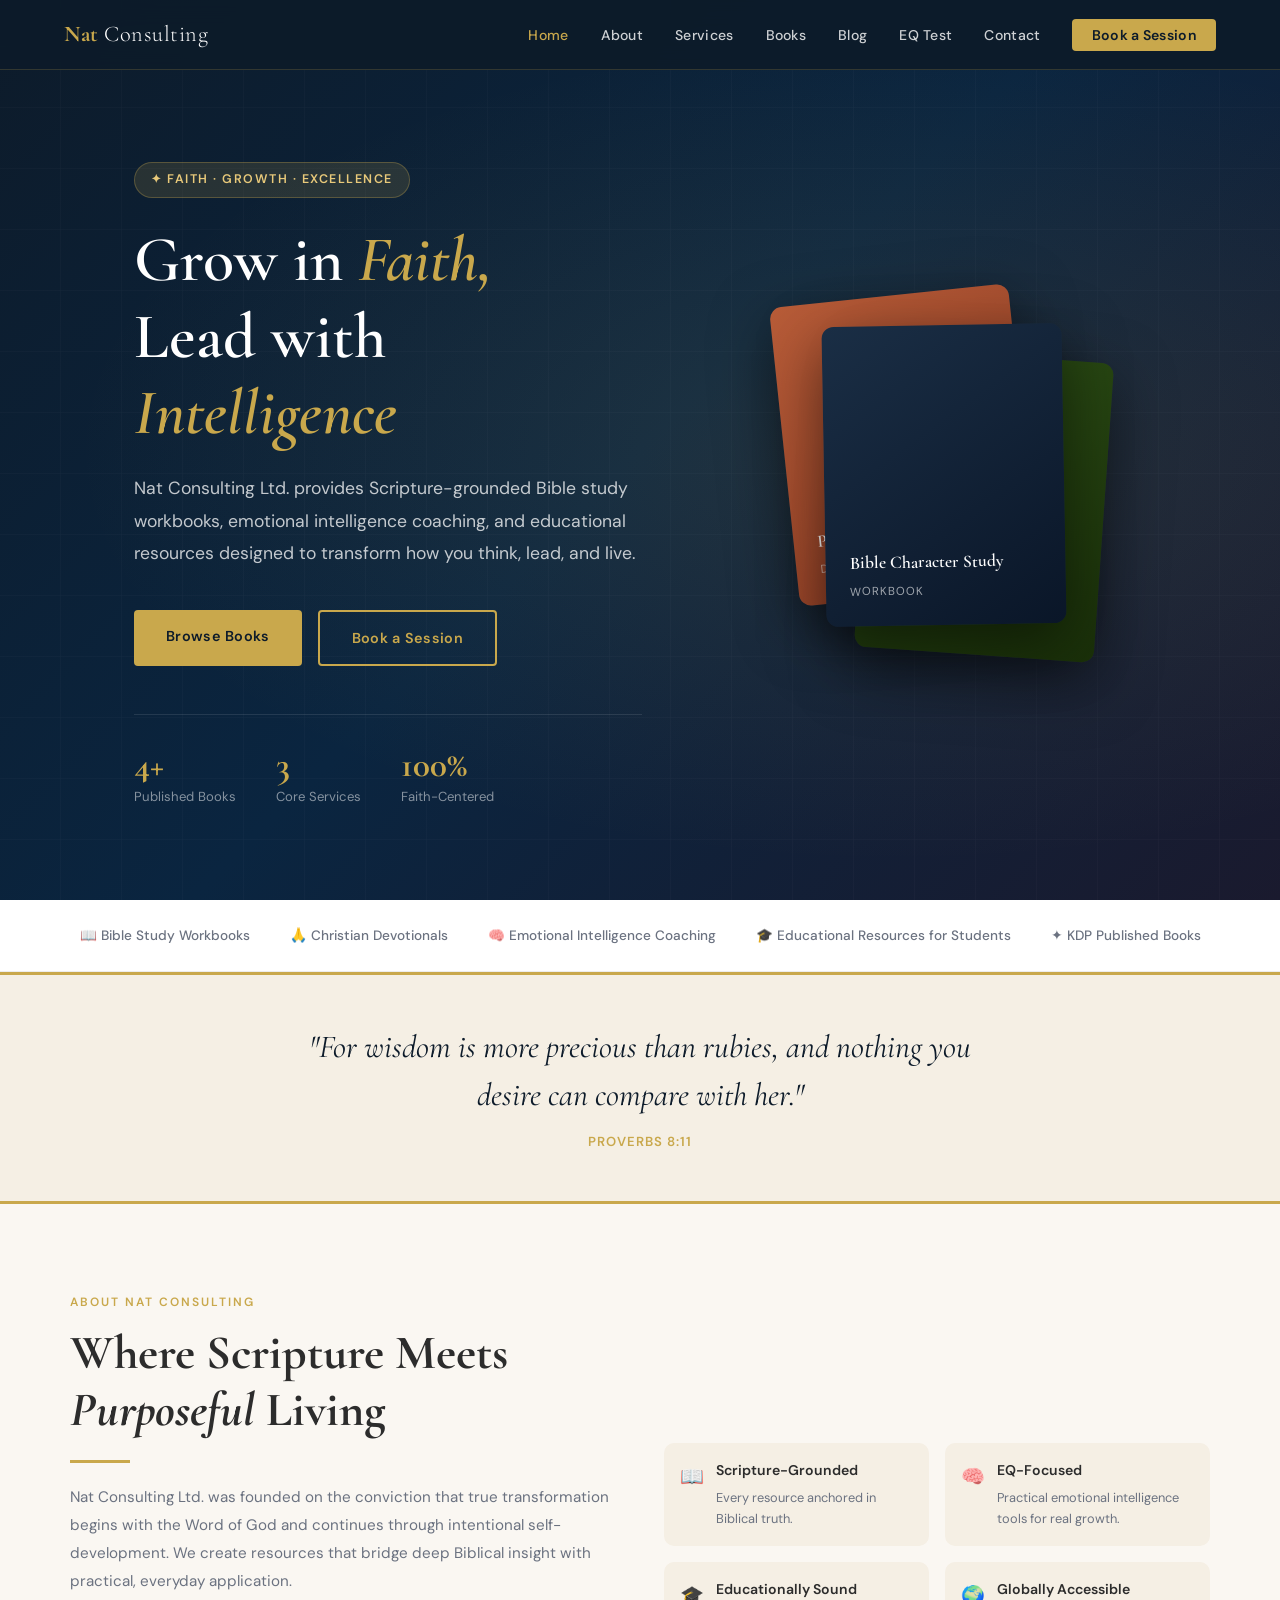
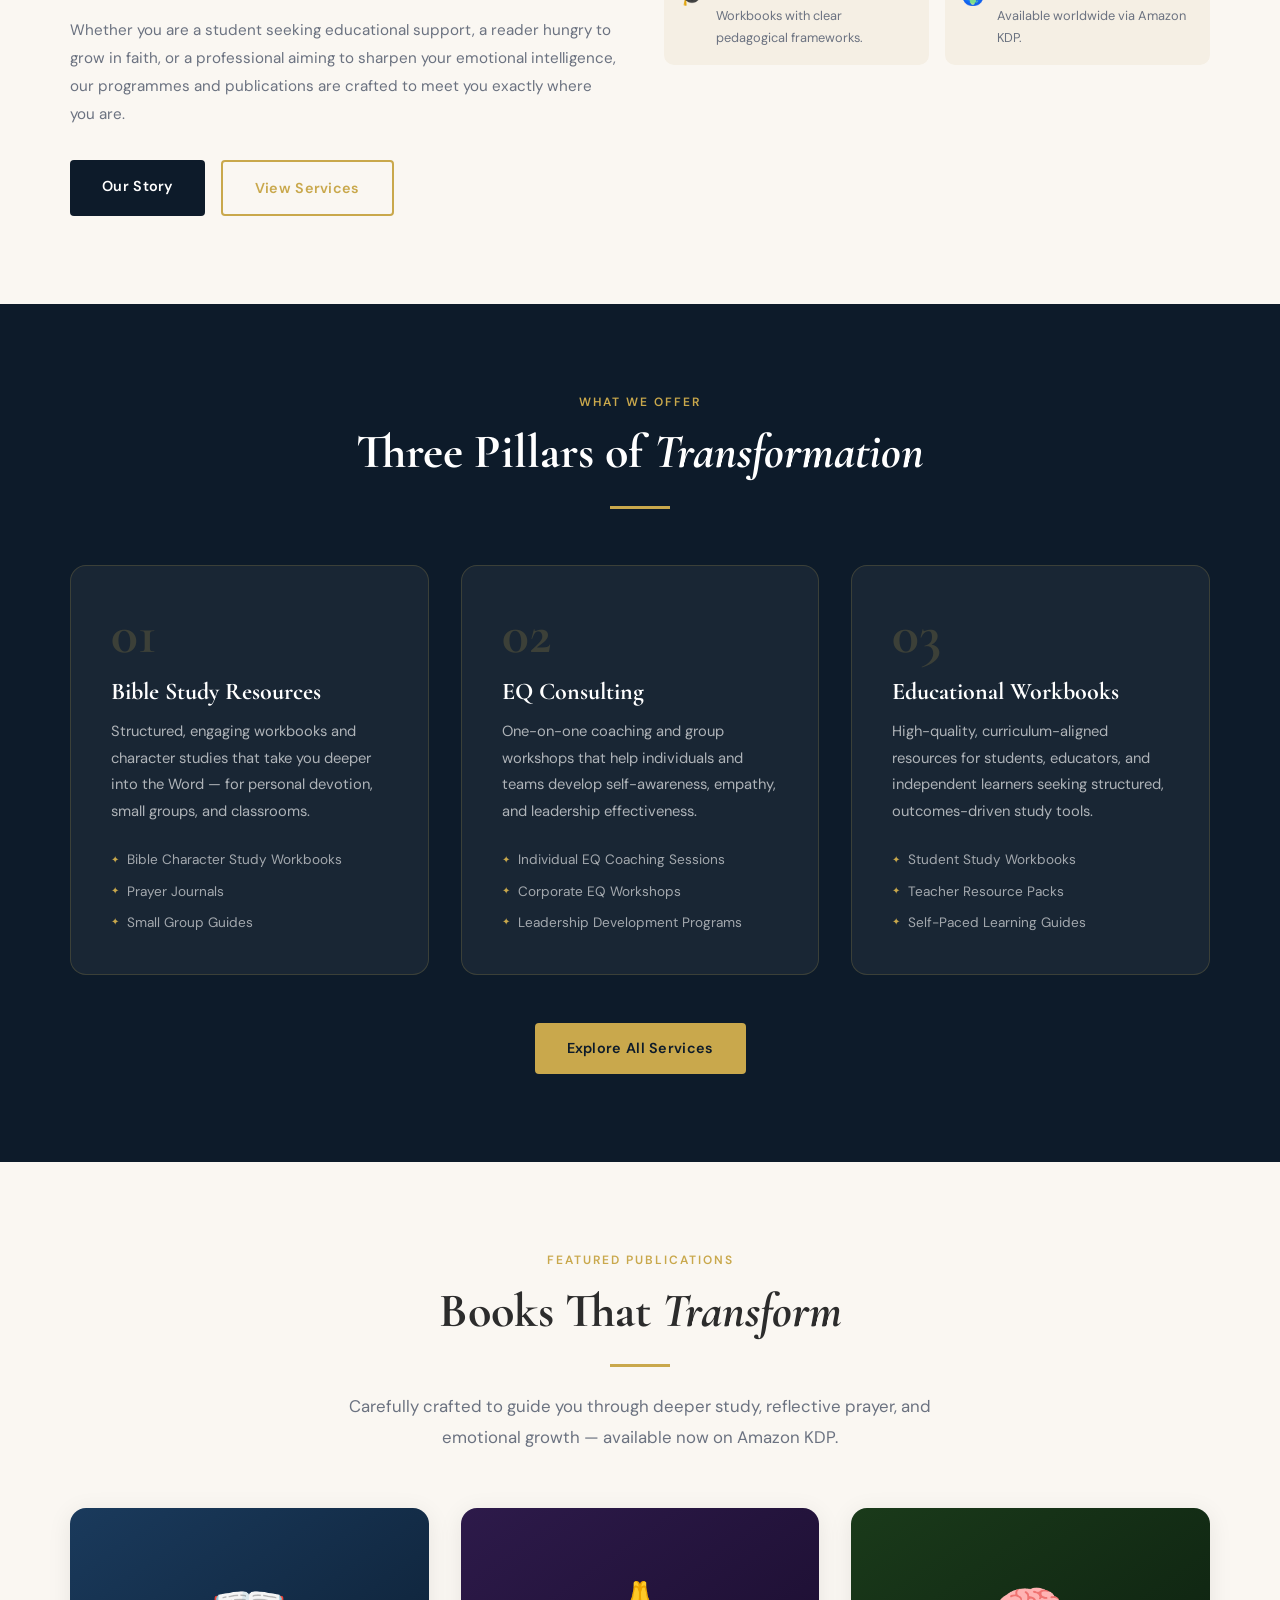
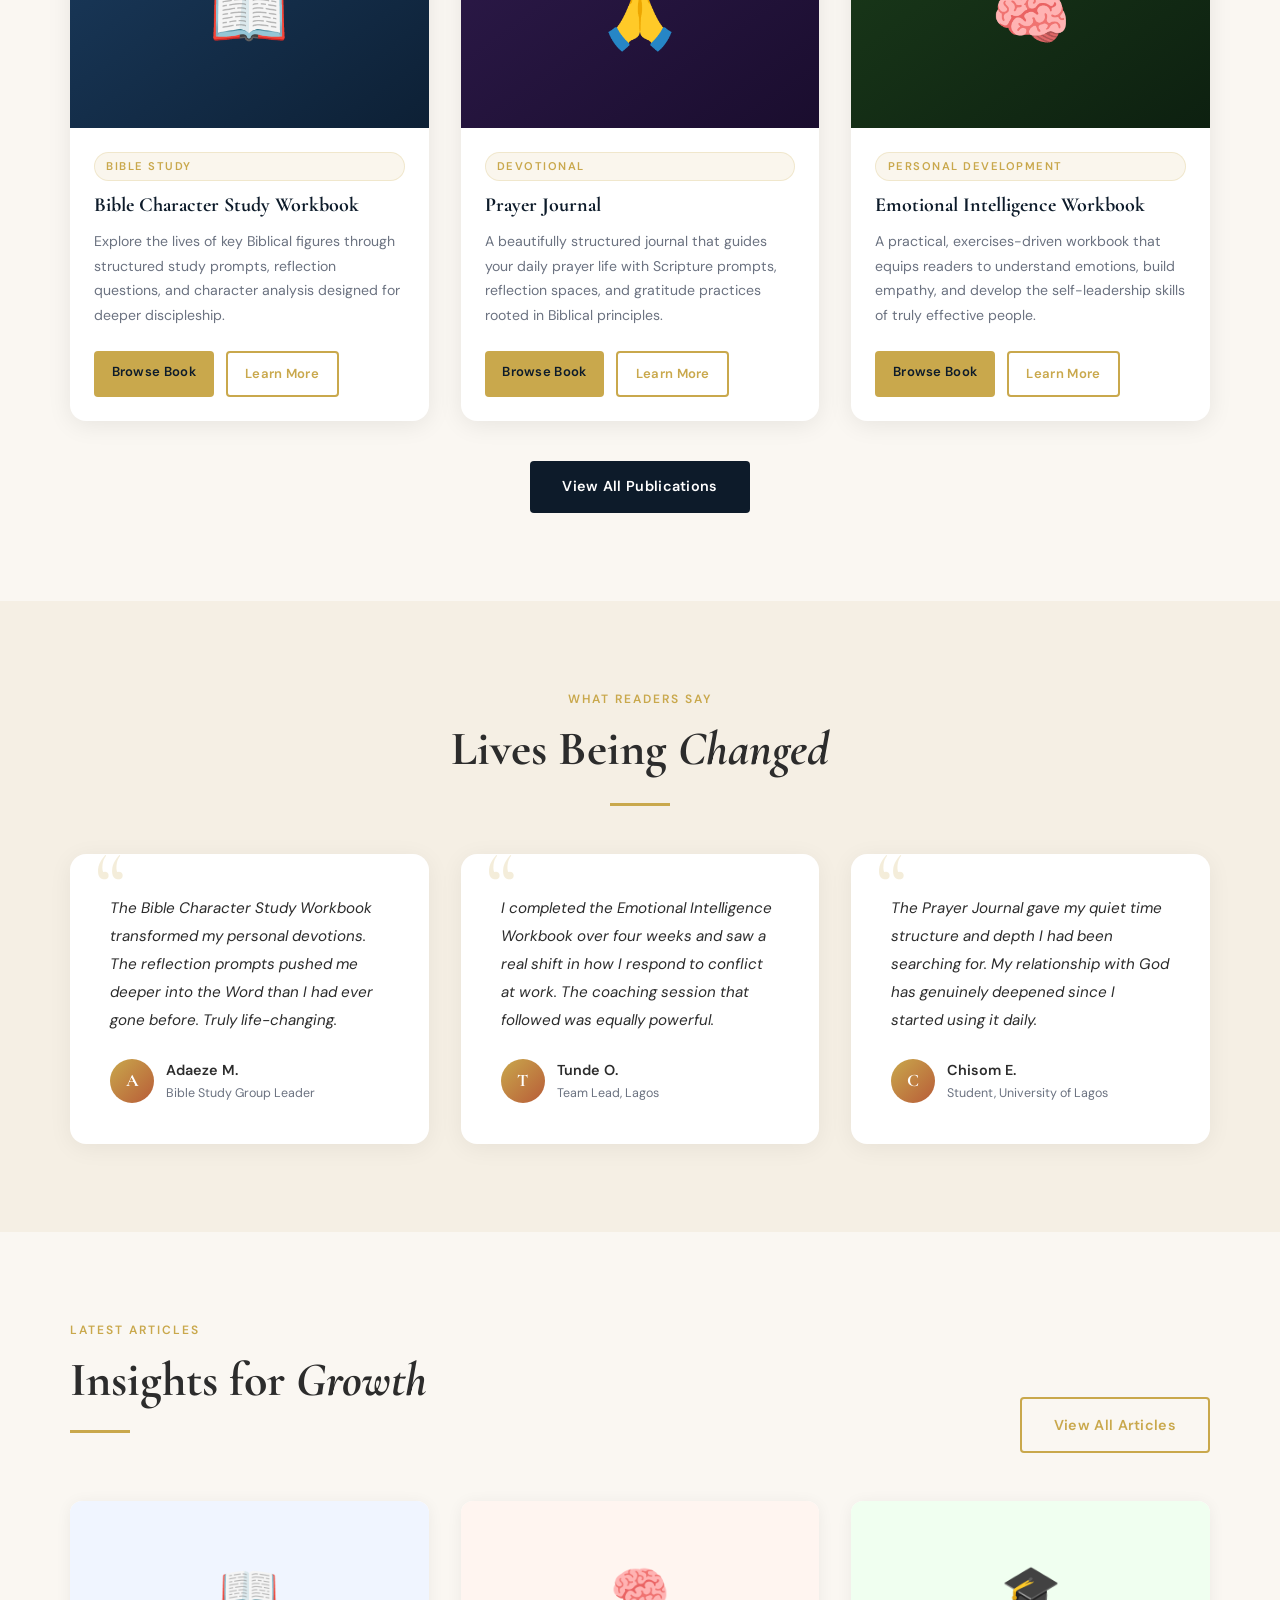
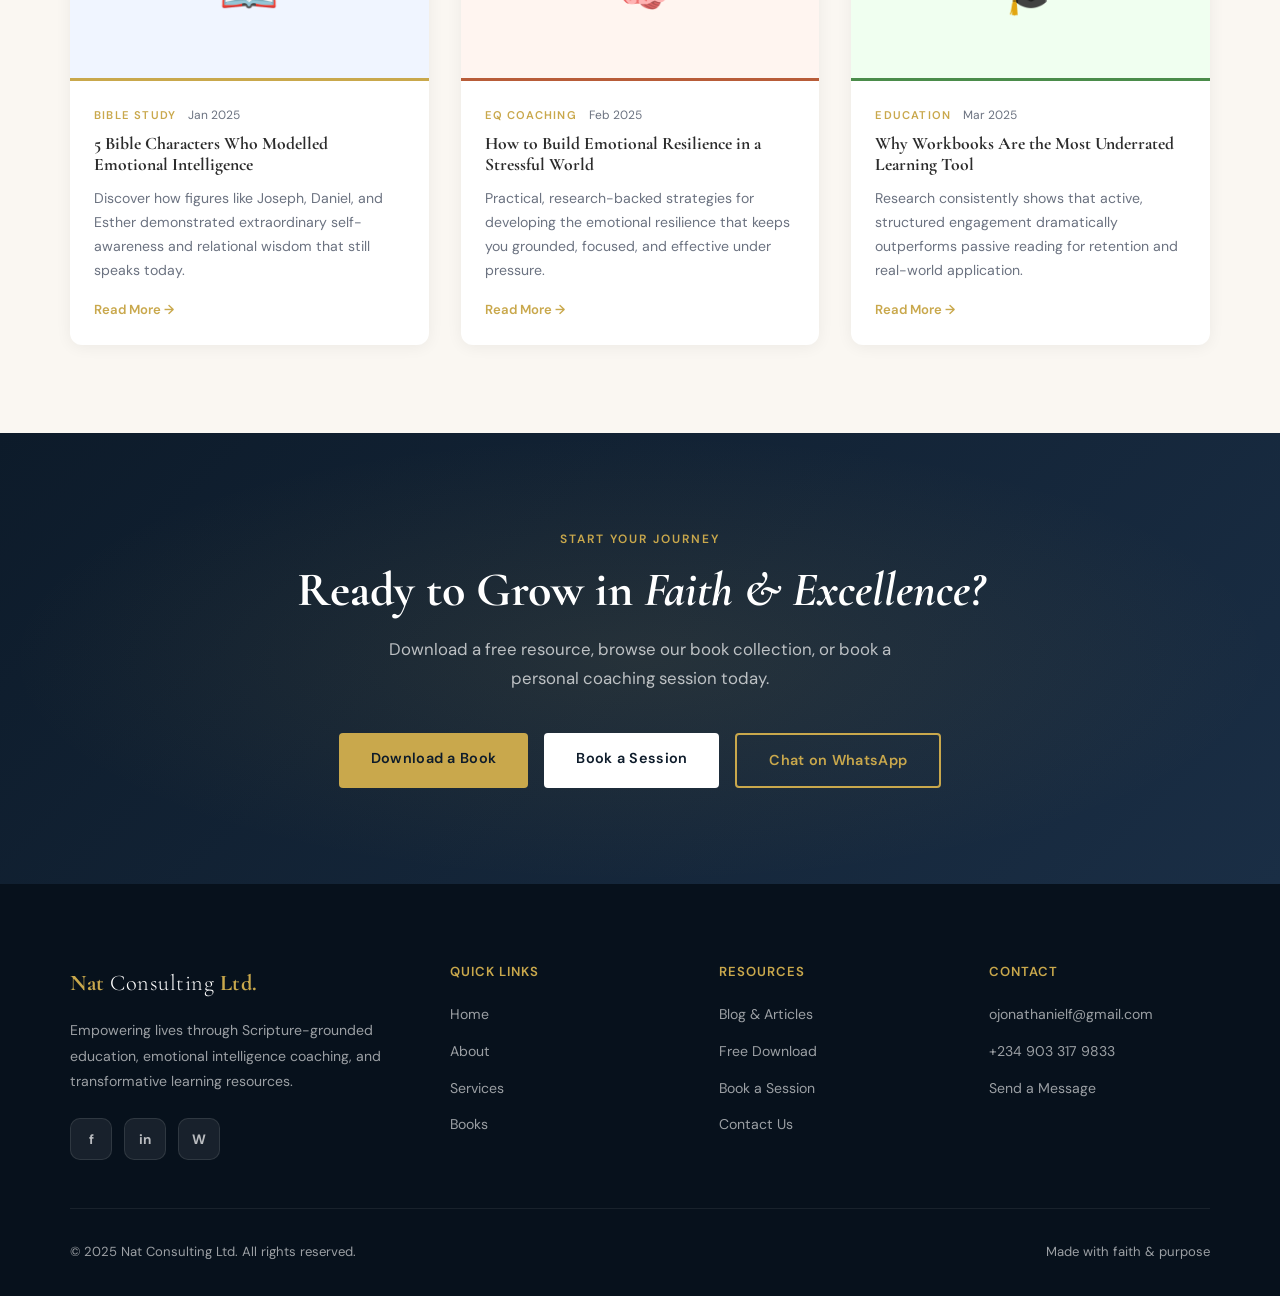
<file: index.html>
<!DOCTYPE html>
<html lang="en">
<head>
<meta charset="UTF-8"/>
<meta name="viewport" content="width=device-width,initial-scale=1.0"/>
<title>Nat Consulting Ltd. | Bible Study Resources, EQ Coaching & Educational Workbooks</title>
<meta name="description" content="Nat Consulting Ltd. offers Bible study workbooks, Christian devotional journals, emotional intelligence coaching, and educational resources for students."/>
<meta name="keywords" content="Bible study workbook, Christian devotional, emotional intelligence coaching, educational resources for students, prayer journal"/>
<link rel="preconnect" href="https://fonts.googleapis.com"/>
<link rel="preconnect" href="https://fonts.gstatic.com" crossorigin/>
<link href="https://fonts.googleapis.com/css2?family=Cormorant+Garamond:ital,wght@0,300;0,400;0,600;0,700;1,400&family=DM+Sans:opsz,wght@9..40,300;9..40,400;9..40,500;9..40,600&display=swap" rel="stylesheet"/>
<style>
@import url('https://fonts.googleapis.com/css2?family=Cormorant+Garamond:ital,wght@0,300;0,400;0,600;0,700;1,400&family=DM+Sans:opsz,wght@9..40,300;9..40,400;9..40,500;9..40,600&display=swap');
:root{--gold:#C9A84C;--gold-light:#E8C97A;--deep:#0D1B2A;--navy:#1A2E45;--cream:#FAF7F2;--warm:#F5EFE4;--text:#2C2C2C;--muted:#6B7280;--white:#FFFFFF;--accent:#B85C38}
*,*::before,*::after{box-sizing:border-box;margin:0;padding:0}
html{scroll-behavior:smooth}
body{font-family:'DM Sans',sans-serif;color:var(--text);background:var(--cream);line-height:1.7;overflow-x:hidden}
h1,h2,h3,h4{font-family:'Cormorant Garamond',serif;line-height:1.2}
a{text-decoration:none;color:inherit}
img{max-width:100%;display:block}

/* NAV */
nav{position:fixed;top:0;left:0;right:0;z-index:100;background:rgba(13,27,42,0.97);backdrop-filter:blur(12px);padding:0 5%;display:flex;align-items:center;justify-content:space-between;height:70px;border-bottom:1px solid rgba(201,168,76,0.2);transition:box-shadow 0.3s}
.nav-logo{font-family:'Cormorant Garamond',serif;font-size:1.4rem;font-weight:700;color:var(--gold);letter-spacing:0.5px}
.nav-logo span{color:var(--white);font-weight:300}
.nav-links{display:flex;gap:2rem;list-style:none}
.nav-links a{color:rgba(255,255,255,0.8);font-size:0.88rem;font-weight:500;letter-spacing:0.3px;transition:color 0.2s}
.nav-links a:hover,.nav-links a.active{color:var(--gold)}
.nav-cta{background:var(--gold) !important;color:var(--deep) !important;padding:0.45rem 1.2rem;border-radius:4px;font-weight:600 !important;transition:background 0.2s !important}
.nav-cta:hover{background:var(--gold-light) !important}
.hamburger{display:none;flex-direction:column;gap:5px;cursor:pointer;padding:4px}
.hamburger span{display:block;width:24px;height:2px;background:var(--white);transition:0.3s}
.mobile-menu{display:none;position:fixed;top:70px;left:0;right:0;background:rgba(13,27,42,0.98);padding:1.5rem 5%;z-index:99;flex-direction:column;gap:0.75rem;border-bottom:1px solid rgba(201,168,76,0.2)}
.mobile-menu.open{display:flex}
.mobile-menu a{color:rgba(255,255,255,0.8);font-size:1rem;padding:0.6rem 0;border-bottom:1px solid rgba(255,255,255,0.07);transition:color 0.2s}
.mobile-menu a:last-child{border:none;color:var(--gold);font-weight:600}
.mobile-menu a:hover{color:var(--gold)}

/* BUTTONS */
.btn{display:inline-block;padding:0.85rem 2rem;border-radius:4px;font-family:'DM Sans',sans-serif;font-weight:600;font-size:0.9rem;letter-spacing:0.3px;cursor:pointer;transition:all 0.25s;border:none;text-align:center}
.btn-gold{background:var(--gold);color:var(--deep)}
.btn-gold:hover{background:var(--gold-light);transform:translateY(-2px);box-shadow:0 8px 24px rgba(201,168,76,0.35)}
.btn-outline{background:transparent;border:2px solid var(--gold);color:var(--gold)}
.btn-outline:hover{background:var(--gold);color:var(--deep);transform:translateY(-2px)}
.btn-dark{background:var(--deep);color:var(--white)}
.btn-dark:hover{background:var(--navy);transform:translateY(-2px)}
.btn-white{background:var(--white);color:var(--deep)}
.btn-white:hover{background:var(--cream);transform:translateY(-2px)}

/* LAYOUT */
.section{padding:5.5rem 5%}
.section-dark{background:var(--deep);color:var(--white)}
.section-navy{background:var(--navy);color:var(--white)}
.section-warm{background:var(--warm)}
.section-cream{background:var(--cream)}
.container{max-width:1140px;margin:0 auto}
.section-label{font-size:0.75rem;font-weight:600;letter-spacing:2px;text-transform:uppercase;color:var(--gold);margin-bottom:0.75rem;display:block}
.section-title{font-size:clamp(2rem,4vw,3rem);margin-bottom:1.25rem}
.section-subtitle{font-size:1.05rem;color:var(--muted);max-width:600px;line-height:1.8}
.section-dark .section-subtitle,.section-navy .section-subtitle{color:rgba(255,255,255,0.7)}
.divider{width:60px;height:3px;background:var(--gold);margin:1.25rem 0}
.text-center{text-align:center}
.text-center .divider{margin:1.25rem auto}
.text-center .section-subtitle{margin:0 auto}
.grid-2{display:grid;grid-template-columns:1fr 1fr;gap:3rem;align-items:center}
.grid-3{display:grid;grid-template-columns:repeat(3,1fr);gap:2rem}
.grid-4{display:grid;grid-template-columns:repeat(4,1fr);gap:1.5rem}

/* HERO */
.hero{min-height:100vh;background:linear-gradient(135deg,var(--deep) 0%,#0a2540 50%,#1a1a2e 100%);display:flex;align-items:center;position:relative;overflow:hidden;padding-top:70px}
.hero::before{content:'';position:absolute;inset:0;background:radial-gradient(ellipse at 70% 50%,rgba(201,168,76,0.12) 0%,transparent 65%)}
.hero-grid-bg{position:absolute;inset:0;opacity:0.04;background-image:repeating-linear-gradient(0deg,transparent,transparent 60px,rgba(255,255,255,0.5) 60px,rgba(255,255,255,0.5) 61px),repeating-linear-gradient(90deg,transparent,transparent 60px,rgba(255,255,255,0.5) 60px,rgba(255,255,255,0.5) 61px)}
.hero-inner{position:relative;z-index:2;max-width:1140px;margin:0 auto;padding:4rem 5%;display:grid;grid-template-columns:1.2fr 1fr;gap:5rem;align-items:center}
.hero-badge{display:inline-flex;align-items:center;gap:0.5rem;background:rgba(201,168,76,0.15);border:1px solid rgba(201,168,76,0.3);color:var(--gold-light);font-size:0.78rem;font-weight:600;letter-spacing:1.5px;text-transform:uppercase;padding:0.4rem 1rem;border-radius:50px;margin-bottom:1.5rem}
.hero h1{font-size:clamp(2.8rem,5vw,4.2rem);color:var(--white);margin-bottom:1.25rem;font-weight:600}
.hero h1 em{font-style:italic;color:var(--gold)}
.hero-desc{font-size:1.1rem;color:rgba(255,255,255,0.75);margin-bottom:2.5rem;line-height:1.85;max-width:520px}
.hero-actions{display:flex;gap:1rem;flex-wrap:wrap;margin-bottom:3rem}
.hero-stats{display:flex;gap:2.5rem;padding-top:2rem;border-top:1px solid rgba(255,255,255,0.1)}
.stat-num{font-family:'Cormorant Garamond',serif;font-size:2.2rem;font-weight:700;color:var(--gold);line-height:1}
.stat-label{font-size:0.82rem;color:rgba(255,255,255,0.5);margin-top:0.25rem}
.hero-visual{display:flex;justify-content:center;align-items:center}
.card-stack{position:relative;width:300px;height:380px}
.hcard{position:absolute;width:240px;height:300px;border-radius:12px;display:flex;flex-direction:column;justify-content:flex-end;padding:1.5rem;box-shadow:0 20px 60px rgba(0,0,0,0.5)}
.hcard:nth-child(1){background:linear-gradient(145deg,#B85C38,#8B3A22);top:0;left:0;transform:rotate(-6deg)}
.hcard:nth-child(2){background:linear-gradient(145deg,var(--navy),#0a1628);top:30px;left:40px;transform:rotate(-1deg);z-index:2;animation:floatCard 5s ease-in-out infinite}
.hcard:nth-child(3){background:linear-gradient(145deg,#2d5016,#1a3009);top:60px;left:80px;transform:rotate(4deg);z-index:1}
.hcard-title{font-family:'Cormorant Garamond',serif;font-size:1.1rem;color:var(--white);font-weight:600;margin-bottom:0.3rem}
.hcard-sub{font-size:0.72rem;color:rgba(255,255,255,0.6);letter-spacing:1px;text-transform:uppercase}
@keyframes floatCard{0%,100%{transform:translateY(0) rotate(-1deg)}50%{transform:translateY(-10px) rotate(-1deg)}}

/* TRUST BAR */
.trust-bar{background:var(--white);padding:1.5rem 5%;border-bottom:1px solid rgba(0,0,0,0.07)}
.trust-inner{max-width:1140px;margin:0 auto;display:flex;align-items:center;justify-content:center;gap:2.5rem;flex-wrap:wrap}
.trust-item{display:flex;align-items:center;gap:0.6rem;font-size:0.85rem;font-weight:500;color:var(--muted)}

/* SCRIPTURE BANNER */
.scripture-banner{background:var(--warm);padding:3rem 5%;text-align:center;border-top:3px solid var(--gold);border-bottom:3px solid var(--gold)}
.scripture-text{font-family:'Cormorant Garamond',serif;font-size:clamp(1.3rem,3vw,2rem);font-style:italic;color:var(--deep);max-width:700px;margin:0 auto 0.75rem;line-height:1.5}
.scripture-ref{font-size:0.82rem;font-weight:600;letter-spacing:1px;color:var(--gold);text-transform:uppercase}

/* CARDS */
.card{background:var(--white);border-radius:12px;padding:2rem;box-shadow:0 2px 20px rgba(0,0,0,0.06);transition:transform 0.3s,box-shadow 0.3s}
.card:hover{transform:translateY(-6px);box-shadow:0 12px 40px rgba(0,0,0,0.12)}
.card-icon{width:52px;height:52px;background:linear-gradient(135deg,rgba(201,168,76,0.15),rgba(201,168,76,0.05));border:1px solid rgba(201,168,76,0.25);border-radius:12px;display:flex;align-items:center;justify-content:center;font-size:1.4rem;margin-bottom:1.25rem}
.card h3{font-size:1.3rem;margin-bottom:0.75rem}
.card p{font-size:0.92rem;color:var(--muted);line-height:1.75}

/* BOOK CARDS */
.book-card{background:var(--white);border-radius:16px;overflow:hidden;box-shadow:0 4px 24px rgba(0,0,0,0.08);transition:transform 0.3s,box-shadow 0.3s;display:flex;flex-direction:column}
.book-card:hover{transform:translateY(-8px);box-shadow:0 16px 48px rgba(0,0,0,0.15)}
.book-cover{height:220px;display:flex;align-items:center;justify-content:center;font-size:4rem}
.bc1{background:linear-gradient(145deg,#1a3a5c,#0d2035)}
.bc2{background:linear-gradient(145deg,#2d1a4a,#1a0d2e)}
.bc3{background:linear-gradient(145deg,#1a3a1a,#0d2010)}
.book-body{padding:1.5rem;flex:1;display:flex;flex-direction:column}
.book-tag{display:inline-block;font-size:0.7rem;font-weight:600;letter-spacing:1.5px;text-transform:uppercase;color:var(--gold);background:rgba(201,168,76,0.1);border:1px solid rgba(201,168,76,0.2);padding:0.25rem 0.7rem;border-radius:50px;margin-bottom:0.75rem}
.book-body h3{font-size:1.25rem;margin-bottom:0.75rem;color:var(--deep)}
.book-body p{font-size:0.88rem;color:var(--muted);line-height:1.75;flex:1;margin-bottom:1.5rem}
.book-actions{display:flex;gap:0.75rem;flex-wrap:wrap}
.book-actions .btn{font-size:0.82rem;padding:0.6rem 1.1rem}

/* SERVICE CARDS */
.svc-card{background:rgba(255,255,255,0.05);border:1px solid rgba(201,168,76,0.2);border-radius:16px;padding:2.5rem;transition:all 0.3s}
.svc-card:hover{background:rgba(201,168,76,0.08);border-color:rgba(201,168,76,0.5);transform:translateY(-4px)}
.svc-num{font-family:'Cormorant Garamond',serif;font-size:3.5rem;font-weight:700;color:rgba(201,168,76,0.2);line-height:1;margin-bottom:1rem}
.svc-card h3{font-size:1.5rem;color:var(--white);margin-bottom:0.75rem}
.svc-card p{color:rgba(255,255,255,0.65);font-size:0.92rem;line-height:1.8;margin-bottom:1.5rem}
.svc-list{list-style:none;display:flex;flex-direction:column;gap:0.5rem}
.svc-list li{font-size:0.85rem;color:rgba(255,255,255,0.6);display:flex;align-items:center;gap:0.5rem}
.svc-list li::before{content:'✦';color:var(--gold);font-size:0.6rem;flex-shrink:0}

/* TESTIMONIALS */
.testi{background:var(--white);border-radius:16px;padding:2.5rem;box-shadow:0 4px 24px rgba(0,0,0,0.06);position:relative}
.testi::before{content:'\201C';font-family:'Cormorant Garamond',serif;font-size:6rem;color:var(--gold);opacity:0.2;position:absolute;top:-1rem;left:1.5rem;line-height:1}
.testi p{font-size:0.95rem;color:var(--text);line-height:1.85;margin-bottom:1.5rem;font-style:italic}
.testi-author{display:flex;align-items:center;gap:0.75rem}
.avatar{width:44px;height:44px;border-radius:50%;background:linear-gradient(135deg,var(--gold),var(--accent));display:flex;align-items:center;justify-content:center;font-family:'Cormorant Garamond',serif;font-weight:700;color:var(--white);font-size:1.1rem;flex-shrink:0}
.author-name{font-weight:600;font-size:0.9rem}
.author-role{font-size:0.78rem;color:var(--muted)}

/* BLOG CARDS */
.blog-card{background:var(--white);border-radius:12px;overflow:hidden;box-shadow:0 2px 16px rgba(0,0,0,0.06);transition:transform 0.3s,box-shadow 0.3s;display:flex;flex-direction:column}
.blog-card:hover{transform:translateY(-5px);box-shadow:0 10px 36px rgba(0,0,0,0.12)}
.blog-thumb{height:180px;display:flex;align-items:center;justify-content:center;font-size:3rem}
.bt1{background:#f0f5ff;border-bottom:3px solid var(--gold)}
.bt2{background:#fff5f0;border-bottom:3px solid var(--accent)}
.bt3{background:#f0fff0;border-bottom:3px solid #4a8c4a}
.bt4{background:#f5f0ff;border-bottom:3px solid #8B5CF6}
.bt5{background:#f0f4f8;border-bottom:3px solid var(--navy)}
.blog-body{padding:1.5rem;flex:1;display:flex;flex-direction:column}
.blog-cat{font-size:0.7rem;font-weight:600;letter-spacing:1.2px;text-transform:uppercase;color:var(--gold)}
.blog-date{font-size:0.75rem;color:var(--muted)}
.blog-body h3{font-size:1.1rem;margin-bottom:0.75rem;margin-top:0.5rem}
.blog-body p{font-size:0.88rem;color:var(--muted);line-height:1.7;flex:1;margin-bottom:1rem}
.read-more{font-size:0.82rem;font-weight:600;color:var(--gold);display:inline-flex;align-items:center;gap:0.3rem;transition:gap 0.2s}
.read-more:hover{gap:0.6rem}

/* VALUES */
.values-grid{display:grid;grid-template-columns:1fr 1fr;gap:1rem;margin:1.5rem 0}
.value-item{display:flex;align-items:flex-start;gap:0.75rem;padding:1rem;background:var(--warm);border-radius:10px}
.value-icon{font-size:1.2rem;flex-shrink:0;margin-top:0.1rem}
.value-name{font-weight:600;font-size:0.88rem;margin-bottom:0.2rem}
.value-desc{font-size:0.8rem;color:var(--muted)}

/* PAGE HERO */
.page-hero{background:linear-gradient(135deg,var(--deep),var(--navy));padding:8rem 5% 5rem;text-align:center;position:relative;overflow:hidden}
.page-hero::before{content:'';position:absolute;inset:0;background:radial-gradient(ellipse at 50% 100%,rgba(201,168,76,0.08),transparent 60%)}
.page-hero>*{position:relative}
.page-hero h1{font-size:clamp(2.5rem,5vw,4rem);color:var(--white);margin-bottom:1rem}
.page-hero p{font-size:1.1rem;color:rgba(255,255,255,0.7);max-width:600px;margin:0 auto}
.breadcrumb{display:flex;align-items:center;justify-content:center;gap:0.5rem;font-size:0.8rem;color:rgba(255,255,255,0.5);margin-bottom:1rem}
.breadcrumb a{color:rgba(255,255,255,0.5);transition:color 0.2s}
.breadcrumb a:hover{color:var(--gold)}
.breadcrumb span{color:var(--gold)}

/* CTA BANNER */
.cta-banner{background:linear-gradient(135deg,var(--deep) 0%,#1a2e45 100%);padding:6rem 5%;text-align:center;position:relative;overflow:hidden}
.cta-banner::before{content:'';position:absolute;inset:0;background:radial-gradient(ellipse at center,rgba(201,168,76,0.1) 0%,transparent 70%)}
.cta-banner>*{position:relative;z-index:1}
.cta-banner h2{font-size:clamp(2rem,4vw,3rem);color:var(--white);margin-bottom:1rem}
.cta-banner p{color:rgba(255,255,255,0.7);font-size:1.05rem;max-width:540px;margin:0 auto 2.5rem}
.cta-actions{display:flex;gap:1rem;justify-content:center;flex-wrap:wrap}

/* ABOUT IMG */
.about-img-frame{width:100%;aspect-ratio:4/5;background:linear-gradient(145deg,var(--navy),var(--deep));border-radius:16px;display:flex;align-items:center;justify-content:center;font-size:6rem;position:relative;overflow:hidden}
.about-img-frame::after{content:'';position:absolute;bottom:0;left:0;right:0;height:40%;background:linear-gradient(to top,rgba(13,27,42,0.7),transparent)}
.about-wrap{position:relative}
.about-accent{position:absolute;bottom:-1.5rem;right:-1.5rem;background:var(--gold);color:var(--deep);padding:1.25rem 1.5rem;border-radius:12px;box-shadow:0 8px 30px rgba(201,168,76,0.35);z-index:2}
.accent-num{font-family:'Cormorant Garamond',serif;font-size:2.5rem;font-weight:700;line-height:1}
.accent-text{font-size:0.78rem;font-weight:600}
.prose p{font-size:0.95rem;color:var(--muted);line-height:1.85;margin-bottom:1.25rem}
.prose h3{font-size:1.4rem;margin-bottom:0.75rem;margin-top:2rem}
.prose ul{list-style:none;padding:0}
.prose ul li{padding:0.4rem 0 0.4rem 1.5rem;position:relative;font-size:0.92rem;color:var(--muted)}
.prose ul li::before{content:'✦';color:var(--gold);font-size:0.6rem;position:absolute;left:0;top:0.65rem}

/* CONTACT */
.contact-form-wrap{background:var(--white);border-radius:20px;padding:2.5rem;box-shadow:0 8px 40px rgba(0,0,0,0.08)}
.form-row{display:grid;grid-template-columns:1fr 1fr;gap:1.25rem;margin-bottom:1.25rem}
.form-group{display:flex;flex-direction:column;gap:0.4rem}
.form-group.full{grid-column:1/-1}
label{font-size:0.82rem;font-weight:600;color:var(--text);letter-spacing:0.3px}
input,textarea,select{border:1.5px solid rgba(0,0,0,0.1);border-radius:8px;padding:0.8rem 1rem;font-family:'DM Sans',sans-serif;font-size:0.92rem;color:var(--text);background:var(--cream);transition:border-color 0.2s,box-shadow 0.2s;outline:none;resize:vertical}
input:focus,textarea:focus,select:focus{border-color:var(--gold);box-shadow:0 0 0 3px rgba(201,168,76,0.12)}
.contact-info-card{background:var(--deep);border-radius:20px;padding:2.5rem;color:var(--white);height:100%}
.contact-info-card h3{font-size:1.8rem;color:var(--white);margin-bottom:0.75rem}
.contact-info-card>p{color:rgba(255,255,255,0.65);font-size:0.92rem;line-height:1.8;margin-bottom:2rem}
.c-detail{display:flex;align-items:flex-start;gap:1rem;margin-bottom:1.5rem}
.c-detail-icon{width:44px;height:44px;background:rgba(201,168,76,0.15);border:1px solid rgba(201,168,76,0.25);border-radius:10px;display:flex;align-items:center;justify-content:center;font-size:1rem;flex-shrink:0;color:var(--gold);font-weight:700}
.c-detail-text strong{display:block;font-size:0.78rem;color:var(--gold);margin-bottom:0.2rem;font-weight:600;letter-spacing:0.3px;text-transform:uppercase}
.c-detail-text a{color:rgba(255,255,255,0.8);font-size:0.92rem;transition:color 0.2s}
.c-detail-text a:hover{color:var(--gold)}
.social-row{display:flex;gap:0.75rem;margin-top:1.5rem}
.soc-btn{width:42px;height:42px;background:rgba(255,255,255,0.07);border:1px solid rgba(255,255,255,0.1);border-radius:10px;display:flex;align-items:center;justify-content:center;color:rgba(255,255,255,0.7);font-size:0.85rem;font-weight:700;transition:all 0.2s;cursor:pointer}
.soc-btn:hover{background:var(--gold);border-color:var(--gold);color:var(--deep)}
.wa-btn{display:flex;align-items:center;gap:0.75rem;background:#25D366;color:var(--white);padding:1rem 1.5rem;border-radius:12px;margin-top:1.5rem;font-weight:600;font-size:0.92rem;transition:all 0.2s;text-decoration:none}
.wa-btn:hover{background:#1fb858;transform:translateY(-2px);box-shadow:0 8px 24px rgba(37,211,102,0.3);color:var(--white)}

/* BOOK FULL */
.book-full{background:var(--white);border-radius:20px;overflow:hidden;box-shadow:0 8px 40px rgba(0,0,0,0.09);margin-bottom:3.5rem}
.book-full-inner{display:grid;grid-template-columns:320px 1fr;min-height:440px}
.book-full-cover{display:flex;align-items:center;justify-content:center;font-size:5rem}
.book-full-body{padding:3rem}
.book-feat-list{list-style:none;display:grid;grid-template-columns:1fr 1fr;gap:0.5rem;margin:1.25rem 0}
.book-feat-list li{font-size:0.85rem;color:var(--muted);display:flex;align-items:center;gap:0.5rem}
.book-feat-list li::before{content:'✦';color:var(--gold);font-size:0.6rem}
.price-badge{display:inline-flex;align-items:center;gap:0.5rem;background:rgba(201,168,76,0.1);border:1.5px solid rgba(201,168,76,0.3);color:var(--gold);padding:0.4rem 1rem;border-radius:50px;font-size:0.82rem;font-weight:600;margin-bottom:1rem}
.canva-box{background:linear-gradient(135deg,#f5f3ff,#ede9fe);border:1.5px solid #a78bfa;border-radius:12px;padding:1.5rem;margin-top:1.5rem}
.canva-box h4{font-family:'DM Sans',sans-serif;font-size:0.78rem;font-weight:700;letter-spacing:1.2px;text-transform:uppercase;color:#6d28d9;margin-bottom:0.75rem}
.canva-box p{font-size:0.85rem;color:#4c1d95;line-height:1.7}

/* ARTICLE FULL */
.article-full{background:var(--white);border-radius:16px;overflow:hidden;box-shadow:0 4px 24px rgba(0,0,0,0.07);margin-bottom:2.5rem;display:grid;grid-template-columns:200px 1fr}
.art-thumb{display:flex;align-items:center;justify-content:center;font-size:3rem;min-height:200px}
.art-body{padding:2.5rem}
.art-body h3{font-size:1.5rem;margin-bottom:0.75rem}
.art-body p{font-size:0.92rem;color:var(--muted);line-height:1.8;margin-bottom:1.25rem}
.tag-row{display:flex;gap:0.5rem;flex-wrap:wrap;margin-bottom:1rem}
.tag{font-size:0.72rem;font-weight:600;letter-spacing:1px;text-transform:uppercase;padding:0.3rem 0.75rem;border-radius:50px}
.tag-bible{background:rgba(201,168,76,0.12);color:#8a6a10;border:1px solid rgba(201,168,76,0.3)}
.tag-eq{background:rgba(184,92,56,0.1);color:#8B3A22;border:1px solid rgba(184,92,56,0.25)}
.tag-edu{background:rgba(26,58,90,0.08);color:#1a3a5c;border:1px solid rgba(26,58,90,0.2)}
.tag-dev{background:rgba(45,80,22,0.08);color:#1a4010;border:1px solid rgba(45,80,22,0.2)}

/* FOOTER */
footer{background:#07111c;color:rgba(255,255,255,0.6);padding:5rem 5% 2rem}
.footer-grid{max-width:1140px;margin:0 auto;display:grid;grid-template-columns:1.5fr 1fr 1fr 1fr;gap:3rem;padding-bottom:3rem;border-bottom:1px solid rgba(255,255,255,0.07);margin-bottom:2rem}
.footer-brand p{font-size:0.88rem;line-height:1.8;margin:1rem 0 1.5rem}
.footer-col h4{font-family:'DM Sans',sans-serif;font-size:0.82rem;font-weight:600;letter-spacing:1px;text-transform:uppercase;color:var(--gold);margin-bottom:1.25rem}
.footer-col ul{list-style:none;display:flex;flex-direction:column;gap:0.6rem}
.footer-col li a{font-size:0.88rem;transition:color 0.2s}
.footer-col li a:hover{color:var(--gold)}
.footer-bottom{max-width:1140px;margin:0 auto;display:flex;align-items:center;justify-content:space-between;font-size:0.82rem;flex-wrap:wrap;gap:1rem}

/* SCROLL REVEAL */
.reveal{opacity:0;transform:translateY(28px);transition:opacity 0.65s ease,transform 0.65s ease}
.reveal.visible{opacity:1;transform:translateY(0)}

/* RESPONSIVE */
@media(max-width:900px){
  .grid-2,.hero-inner{grid-template-columns:1fr}
  .grid-3,.grid-4{grid-template-columns:repeat(2,1fr)}
  .hero-visual{display:none}
  .footer-grid{grid-template-columns:1fr 1fr}
  .form-row{grid-template-columns:1fr}
  .values-grid{grid-template-columns:1fr}
  .book-full-inner{grid-template-columns:1fr}
  .book-full-cover{min-height:200px}
  .article-full{grid-template-columns:1fr}
  .art-thumb{min-height:120px}
}
@media(max-width:640px){
  .nav-links{display:none}
  .hamburger{display:flex}
  .grid-3,.grid-4{grid-template-columns:1fr}
  .footer-grid{grid-template-columns:1fr}
  .section{padding:4rem 5%}
  .contact-form-wrap,.contact-info-card{padding:1.75rem}
}
</style>
</head>
<body>
<div id="nav-ph"></div>

<!-- HERO -->
<section class="hero">
  <div class="hero-grid-bg"></div>
  <div class="hero-inner">
    <div>
      <div class="hero-badge">✦ Faith · Growth · Excellence</div>
      <h1>Grow in <em>Faith,</em><br>Lead with <em>Intelligence</em></h1>
      <p class="hero-desc">Nat Consulting Ltd. provides Scripture-grounded Bible study workbooks, emotional intelligence coaching, and educational resources designed to transform how you think, lead, and live.</p>
      <div class="hero-actions">
        <a href="books.html" class="btn btn-gold">Browse Books</a>
        <a href="contact.html" class="btn btn-outline">Book a Session</a>
      </div>
      <div class="hero-stats">
        <div><div class="stat-num">4+</div><div class="stat-label">Published Books</div></div>
        <div><div class="stat-num">3</div><div class="stat-label">Core Services</div></div>
        <div><div class="stat-num">100%</div><div class="stat-label">Faith-Centered</div></div>
      </div>
    </div>
    <div class="hero-visual">
      <div class="card-stack">
        <div class="hcard"><div class="hcard-title">Prayer Journal</div><div class="hcard-sub">Devotional</div></div>
        <div class="hcard"><div class="hcard-title">Bible Character Study</div><div class="hcard-sub">Workbook</div></div>
        <div class="hcard"><div class="hcard-title">Emotional Intelligence</div><div class="hcard-sub">Workbook</div></div>
      </div>
    </div>
  </div>
</section>

<!-- TRUST BAR -->
<div class="trust-bar">
  <div class="trust-inner">
    <div class="trust-item">📖 Bible Study Workbooks</div>
    <div class="trust-item">🙏 Christian Devotionals</div>
    <div class="trust-item">🧠 Emotional Intelligence Coaching</div>
    <div class="trust-item">🎓 Educational Resources for Students</div>
    <div class="trust-item">✦ KDP Published Books</div>
  </div>
</div>

<!-- SCRIPTURE -->
<div class="scripture-banner">
  <p class="scripture-text">"For wisdom is more precious than rubies, and nothing you desire can compare with her."</p>
  <p class="scripture-ref">Proverbs 8:11</p>
</div>

<!-- ABOUT PREVIEW -->
<section class="section section-cream">
  <div class="container">
    <div class="grid-2">
      <div>
        <span class="section-label">About Nat Consulting</span>
        <h2 class="section-title">Where Scripture Meets <em>Purposeful</em> Living</h2>
        <div class="divider"></div>
        <div class="prose">
          <p>Nat Consulting Ltd. was founded on the conviction that true transformation begins with the Word of God and continues through intentional self-development. We create resources that bridge deep Biblical insight with practical, everyday application.</p>
          <p>Whether you are a student seeking educational support, a reader hungry to grow in faith, or a professional aiming to sharpen your emotional intelligence, our programmes and publications are crafted to meet you exactly where you are.</p>
        </div>
        <div style="display:flex;gap:1rem;margin-top:2rem;flex-wrap:wrap;">
          <a href="about.html" class="btn btn-dark">Our Story</a>
          <a href="services.html" class="btn btn-outline">View Services</a>
        </div>
      </div>
      <div>
        <div class="values-grid">
          <div class="value-item"><div class="value-icon">📖</div><div><div class="value-name">Scripture-Grounded</div><div class="value-desc">Every resource anchored in Biblical truth.</div></div></div>
          <div class="value-item"><div class="value-icon">🧠</div><div><div class="value-name">EQ-Focused</div><div class="value-desc">Practical emotional intelligence tools for real growth.</div></div></div>
          <div class="value-item"><div class="value-icon">🎓</div><div><div class="value-name">Educationally Sound</div><div class="value-desc">Workbooks with clear pedagogical frameworks.</div></div></div>
          <div class="value-item"><div class="value-icon">🌍</div><div><div class="value-name">Globally Accessible</div><div class="value-desc">Available worldwide via Amazon KDP.</div></div></div>
        </div>
      </div>
    </div>
  </div>
</section>

<!-- SERVICES PREVIEW -->
<section class="section section-dark">
  <div class="container">
    <div class="text-center" style="margin-bottom:3.5rem;">
      <span class="section-label">What We Offer</span>
      <h2 class="section-title" style="color:var(--white);">Three Pillars of <em>Transformation</em></h2>
      <div class="divider" style="margin:1.5rem auto;"></div>
    </div>
    <div class="grid-3">
      <div class="svc-card"><div class="svc-num">01</div><h3>Bible Study Resources</h3><p>Structured, engaging workbooks and character studies that take you deeper into the Word — for personal devotion, small groups, and classrooms.</p><ul class="svc-list"><li>Bible Character Study Workbooks</li><li>Prayer Journals</li><li>Small Group Guides</li></ul></div>
      <div class="svc-card"><div class="svc-num">02</div><h3>EQ Consulting</h3><p>One-on-one coaching and group workshops that help individuals and teams develop self-awareness, empathy, and leadership effectiveness.</p><ul class="svc-list"><li>Individual EQ Coaching Sessions</li><li>Corporate EQ Workshops</li><li>Leadership Development Programs</li></ul></div>
      <div class="svc-card"><div class="svc-num">03</div><h3>Educational Workbooks</h3><p>High-quality, curriculum-aligned resources for students, educators, and independent learners seeking structured, outcomes-driven study tools.</p><ul class="svc-list"><li>Student Study Workbooks</li><li>Teacher Resource Packs</li><li>Self-Paced Learning Guides</li></ul></div>
    </div>
    <div class="text-center" style="margin-top:3rem;"><a href="services.html" class="btn btn-gold">Explore All Services</a></div>
  </div>
</section>

<!-- FEATURED BOOKS -->
<section class="section section-cream">
  <div class="container">
    <div class="text-center" style="margin-bottom:3.5rem;">
      <span class="section-label">Featured Publications</span>
      <h2 class="section-title">Books That <em>Transform</em></h2>
      <div class="divider" style="margin:1.5rem auto;"></div>
      <p class="section-subtitle">Carefully crafted to guide you through deeper study, reflective prayer, and emotional growth — available now on Amazon KDP.</p>
    </div>
    <div class="grid-3">
      <div class="book-card">
        <div class="book-cover bc1">📖</div>
        <div class="book-body">
          <span class="book-tag">Bible Study</span>
          <h3>Bible Character Study Workbook</h3>
          <p>Explore the lives of key Biblical figures through structured study prompts, reflection questions, and character analysis designed for deeper discipleship.</p>
          <div class="book-actions">
            <a href="https://drive.google.com/file/d/12VciDt2DzKZSA48mjqgeIM05JZgKFjQO/view?usp=drivesdk" target="_blank" class="btn btn-gold">Browse Book</a>
            <a href="books.html" class="btn btn-outline">Learn More</a>
          </div>
        </div>
      </div>
      <div class="book-card">
        <div class="book-cover bc2">🙏</div>
        <div class="book-body">
          <span class="book-tag">Devotional</span>
          <h3>Prayer Journal</h3>
          <p>A beautifully structured journal that guides your daily prayer life with Scripture prompts, reflection spaces, and gratitude practices rooted in Biblical principles.</p>
          <div class="book-actions">
            <a href="https://drive.google.com/file/d/1-CDz5FQlM5_F9gX1rljYQatWV1-m5uww/view?usp=drivesdk" target="_blank" class="btn btn-gold">Browse Book</a>
            <a href="books.html" class="btn btn-outline">Learn More</a>
          </div>
        </div>
      </div>
      <div class="book-card">
        <div class="book-cover bc3">🧠</div>
        <div class="book-body">
          <span class="book-tag">Personal Development</span>
          <h3>Emotional Intelligence Workbook</h3>
          <p>A practical, exercises-driven workbook that equips readers to understand emotions, build empathy, and develop the self-leadership skills of truly effective people.</p>
          <div class="book-actions">
            <a href="https://drive.google.com/file/d/1-iKpy4j8LzxGR3dL3_ObzGdjmRKxwYCD/view?usp=drivesdk" target="_blank" class="btn btn-gold">Browse Book</a>
            <a href="books.html" class="btn btn-outline">Learn More</a>
          </div>
        </div>
      </div>
    </div>
    <div class="text-center" style="margin-top:2.5rem;"><a href="books.html" class="btn btn-dark">View All Publications</a></div>
  </div>
</section>

<!-- TESTIMONIALS -->
<section class="section section-warm">
  <div class="container">
    <div class="text-center" style="margin-bottom:3rem;">
      <span class="section-label">What Readers Say</span>
      <h2 class="section-title">Lives Being <em>Changed</em></h2>
      <div class="divider" style="margin:1.5rem auto;"></div>
    </div>
    <div class="grid-3">
      <div class="testi"><p>The Bible Character Study Workbook transformed my personal devotions. The reflection prompts pushed me deeper into the Word than I had ever gone before. Truly life-changing.</p><div class="testi-author"><div class="avatar">A</div><div><div class="author-name">Adaeze M.</div><div class="author-role">Bible Study Group Leader</div></div></div></div>
      <div class="testi"><p>I completed the Emotional Intelligence Workbook over four weeks and saw a real shift in how I respond to conflict at work. The coaching session that followed was equally powerful.</p><div class="testi-author"><div class="avatar">T</div><div><div class="author-name">Tunde O.</div><div class="author-role">Team Lead, Lagos</div></div></div></div>
      <div class="testi"><p>The Prayer Journal gave my quiet time structure and depth I had been searching for. My relationship with God has genuinely deepened since I started using it daily.</p><div class="testi-author"><div class="avatar">C</div><div><div class="author-name">Chisom E.</div><div class="author-role">Student, University of Lagos</div></div></div></div>
    </div>
  </div>
</section>

<!-- BLOG PREVIEW -->
<section class="section section-cream">
  <div class="container">
    <div style="display:flex;align-items:flex-end;justify-content:space-between;margin-bottom:3rem;flex-wrap:wrap;gap:1rem;">
      <div><span class="section-label">Latest Articles</span><h2 class="section-title">Insights for <em>Growth</em></h2><div class="divider"></div></div>
      <a href="blog.html" class="btn btn-outline">View All Articles</a>
    </div>
    <div class="grid-3">
      <div class="blog-card"><div class="blog-thumb bt1">📖</div><div class="blog-body"><div style="display:flex;gap:0.75rem;align-items:center;"><span class="blog-cat">Bible Study</span><span class="blog-date">Jan 2025</span></div><h3>5 Bible Characters Who Modelled Emotional Intelligence</h3><p>Discover how figures like Joseph, Daniel, and Esther demonstrated extraordinary self-awareness and relational wisdom that still speaks today.</p><a href="blog.html" class="read-more">Read More →</a></div></div>
      <div class="blog-card"><div class="blog-thumb bt2">🧠</div><div class="blog-body"><div style="display:flex;gap:0.75rem;align-items:center;"><span class="blog-cat">EQ Coaching</span><span class="blog-date">Feb 2025</span></div><h3>How to Build Emotional Resilience in a Stressful World</h3><p>Practical, research-backed strategies for developing the emotional resilience that keeps you grounded, focused, and effective under pressure.</p><a href="blog.html" class="read-more">Read More →</a></div></div>
      <div class="blog-card"><div class="blog-thumb bt3">🎓</div><div class="blog-body"><div style="display:flex;gap:0.75rem;align-items:center;"><span class="blog-cat">Education</span><span class="blog-date">Mar 2025</span></div><h3>Why Workbooks Are the Most Underrated Learning Tool</h3><p>Research consistently shows that active, structured engagement dramatically outperforms passive reading for retention and real-world application.</p><a href="blog.html" class="read-more">Read More →</a></div></div>
    </div>
  </div>
</section>

<!-- CTA -->
<section class="cta-banner">
  <span class="section-label">Start Your Journey</span>
  <h2>Ready to Grow in <em>Faith &amp; Excellence?</em></h2>
  <p>Download a free resource, browse our book collection, or book a personal coaching session today.</p>
  <div class="cta-actions">
    <a href="books.html" class="btn btn-gold">Download a Book</a>
    <a href="contact.html" class="btn btn-white">Book a Session</a>
    <a href="https://wa.me/2349033179833" target="_blank" class="btn btn-outline">Chat on WhatsApp</a>
  </div>
</section>

<div id="footer-ph"></div>
<script>
// NAV
(function(){
  var pages=[
    {href:'index.html',label:'Home'},
    {href:'about.html',label:'About'},
    {href:'services.html',label:'Services'},
    {href:'books.html',label:'Books'},
    {href:'blog.html',label:'Blog'},
    {href:'eq-assessment.html',label:'EQ Test'},{href:'contact.html',label:'Contact'}
  ];
  var cur=window.location.pathname.split('/').pop()||'index.html';
  var links=pages.map(function(p){return'<li><a href="'+p.href+'"'+(p.href===cur?' class="active"':'')+'>'+p.label+'</a></li>';}).join('');
  var mlinks=pages.map(function(p){return'<a href="'+p.href+'"'+(p.href===cur?' class="active"':'')+'>'+p.label+'</a>';}).join('');
  document.getElementById('nav-ph').innerHTML=
    '<nav id="mainNav">'+
      '<a href="index.html" class="nav-logo">Nat <span>Consulting</span></a>'+
      '<ul class="nav-links">'+links+
        '<li><a href="contact.html" class="nav-cta">Book a Session</a></li>'+
      '</ul>'+
      '<div class="hamburger" id="hbg"><span></span><span></span><span></span></div>'+
    '</nav>'+
    '<div class="mobile-menu" id="mmenu">'+mlinks+
      '<a href="contact.html">Book a Session →</a>'+
    '</div>';

  document.getElementById('hbg').addEventListener('click',function(){
    document.getElementById('mmenu').classList.toggle('open');
  });
  document.querySelectorAll('.mobile-menu a').forEach(function(l){
    l.addEventListener('click',function(){document.getElementById('mmenu').classList.remove('open');});
  });
  window.addEventListener('scroll',function(){
    document.getElementById('mainNav').style.boxShadow=window.scrollY>20?'0 4px 30px rgba(0,0,0,0.3)':'none';
  });
})();

// FOOTER
(function(){
  document.getElementById('footer-ph').innerHTML=
    '<footer>'+
      '<div class="footer-grid">'+
        '<div class="footer-brand">'+
          '<a href="index.html" class="nav-logo" style="display:block;margin-bottom:1rem;">Nat <span>Consulting</span> Ltd.</a>'+
          '<p>Empowering lives through Scripture-grounded education, emotional intelligence coaching, and transformative learning resources.</p>'+
          '<div class="social-row">'+
            '<a href="https://www.facebook.com/ojo.nathaniel3?mibextid=ZbWKwL" target="_blank" class="soc-btn" title="Facebook">f</a>'+
            '<a href="https://www.linkedin.com/in/nathanielojo" target="_blank" class="soc-btn" title="LinkedIn">in</a>'+
            '<a href="https://wa.me/2349033179833" target="_blank" class="soc-btn" title="WhatsApp">W</a>'+
          '</div>'+
        '</div>'+
        '<div class="footer-col"><h4>Quick Links</h4><ul>'+
          '<li><a href="index.html">Home</a></li>'+
          '<li><a href="about.html">About</a></li>'+
          '<li><a href="services.html">Services</a></li>'+
          '<li><a href="books.html">Books</a></li>'+
        '</ul></div>'+
        '<div class="footer-col"><h4>Resources</h4><ul>'+
          '<li><a href="blog.html">Blog &amp; Articles</a></li>'+
          '<li><a href="books.html">Free Download</a></li>'+
          '<li><a href="contact.html">Book a Session</a></li>'+
          '<li><a href="contact.html">Contact Us</a></li>'+
        '</ul></div>'+
        '<div class="footer-col"><h4>Contact</h4><ul>'+
          '<li><a href="mailto:ojonathanielf@gmail.com">ojonathanielf@gmail.com</a></li>'+
          '<li><a href="https://wa.me/2349033179833">+234 903 317 9833</a></li>'+
          '<li><a href="contact.html">Send a Message</a></li>'+
        '</ul></div>'+
      '</div>'+
      '<div class="footer-bottom">'+
        '<span>&copy; 2025 Nat Consulting Ltd. All rights reserved.</span>'+
        '<span>Made with faith &amp; purpose</span>'+
      '</div>'+
    '</footer>';
})();

// SCROLL REVEAL
(function(){
  var els=document.querySelectorAll('.card,.book-card,.svc-card,.blog-card,.testi,.article-full,.book-full,.value-item');
  var obs=new IntersectionObserver(function(entries){
    entries.forEach(function(e){if(e.isIntersecting)e.target.classList.add('visible');});
  },{threshold:0.1,rootMargin:'0px 0px -40px 0px'});
  els.forEach(function(el){el.classList.add('reveal');obs.observe(el);});
})();

// CONTACT FORM
(function(){
  var f=document.getElementById('contactForm');
  if(!f)return;
  f.addEventListener('submit',function(e){
    var btn=f.querySelector('button[type=submit]');
    btn.textContent='Sending...';
    // Formspree handles submission natively; this just gives feedback on success
    setTimeout(function(){
      btn.textContent='Message Sent! ✓';
      btn.style.background='#25D366';
    },1200);
  });
})();
</script>
</body>
</html>
</file>
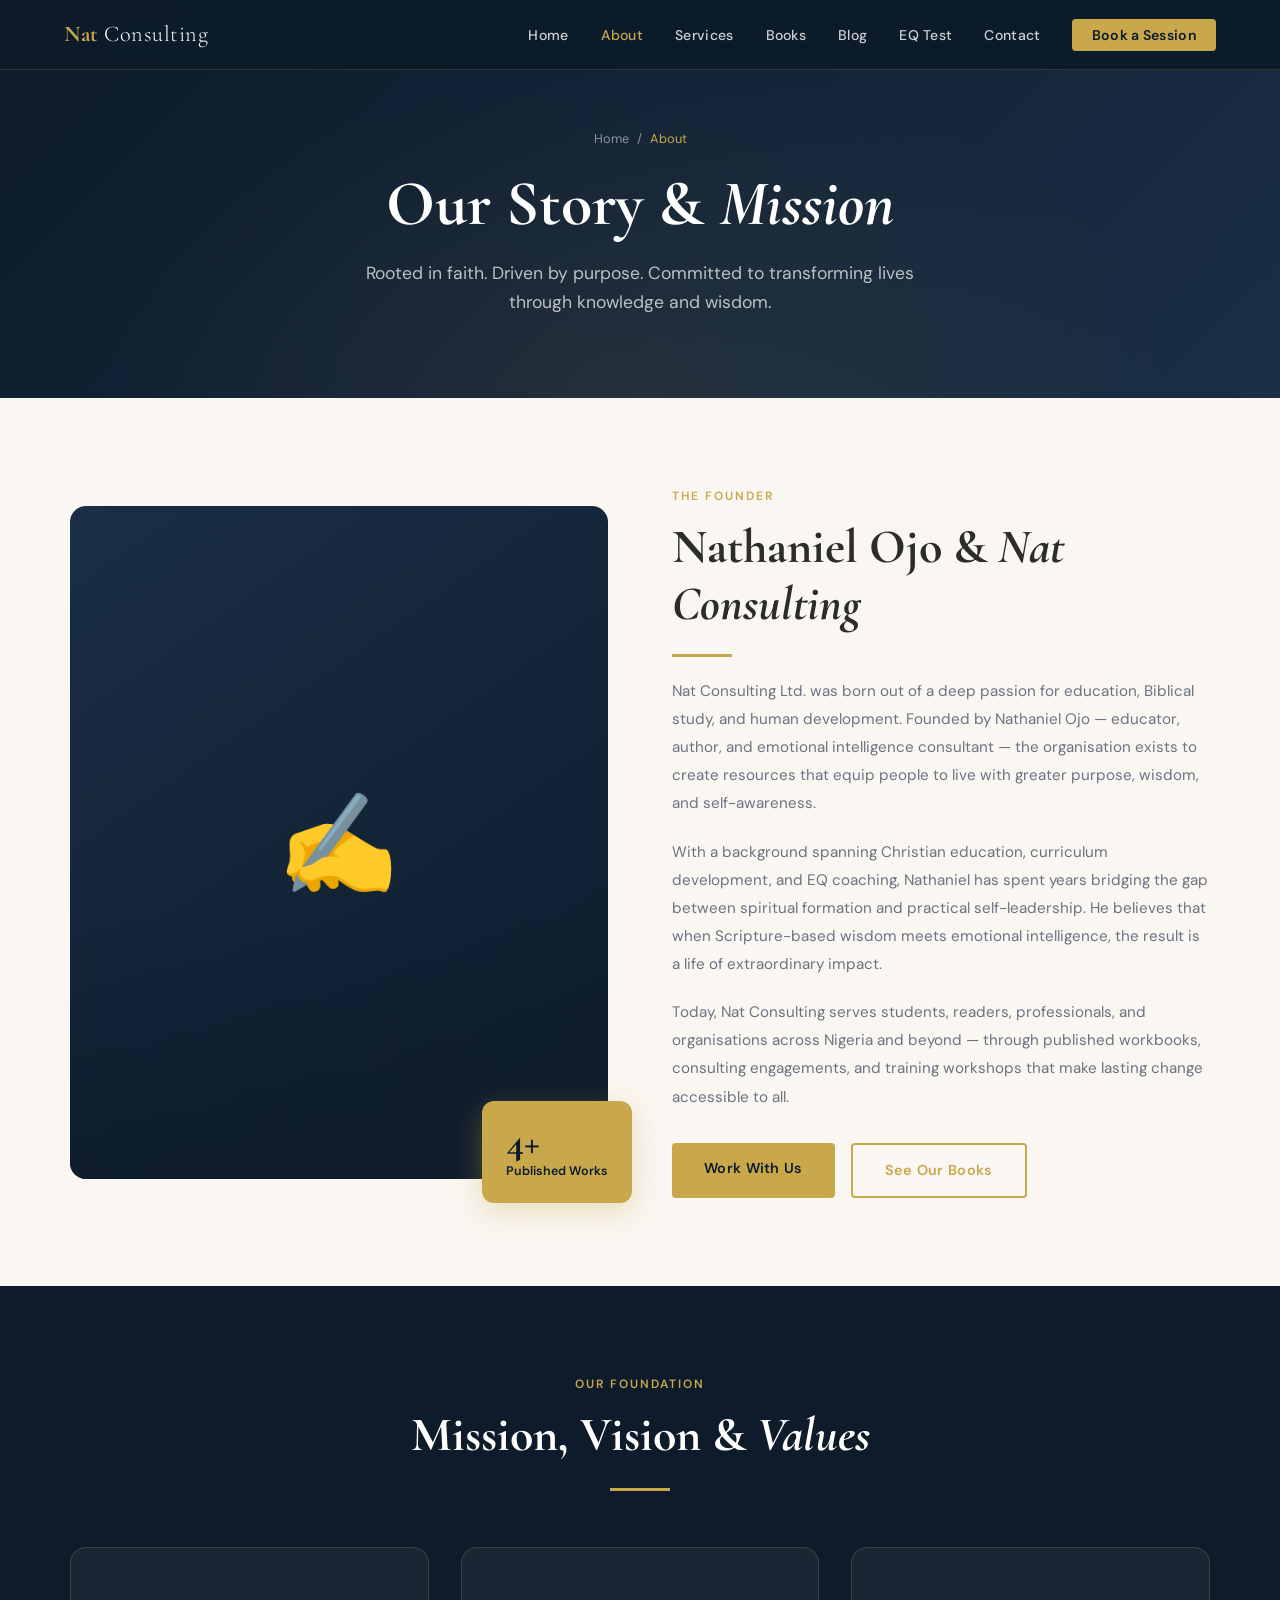
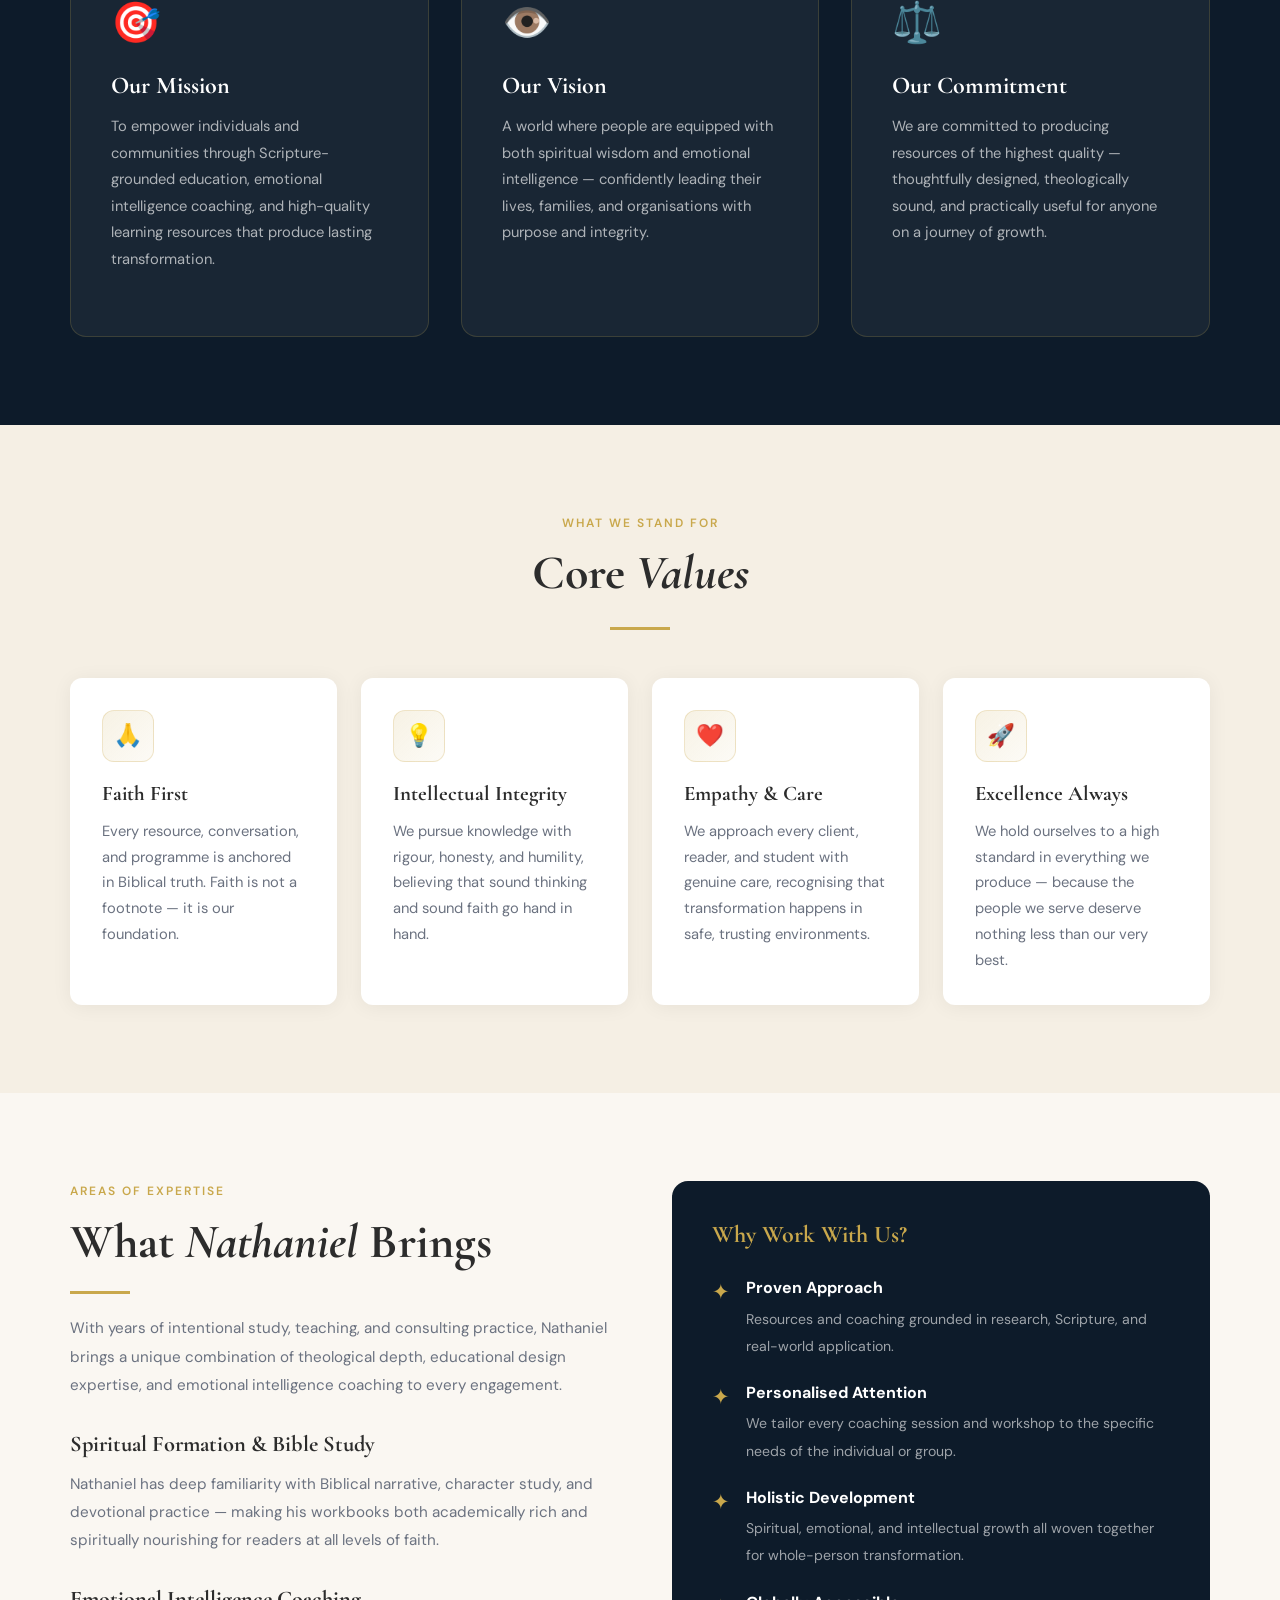
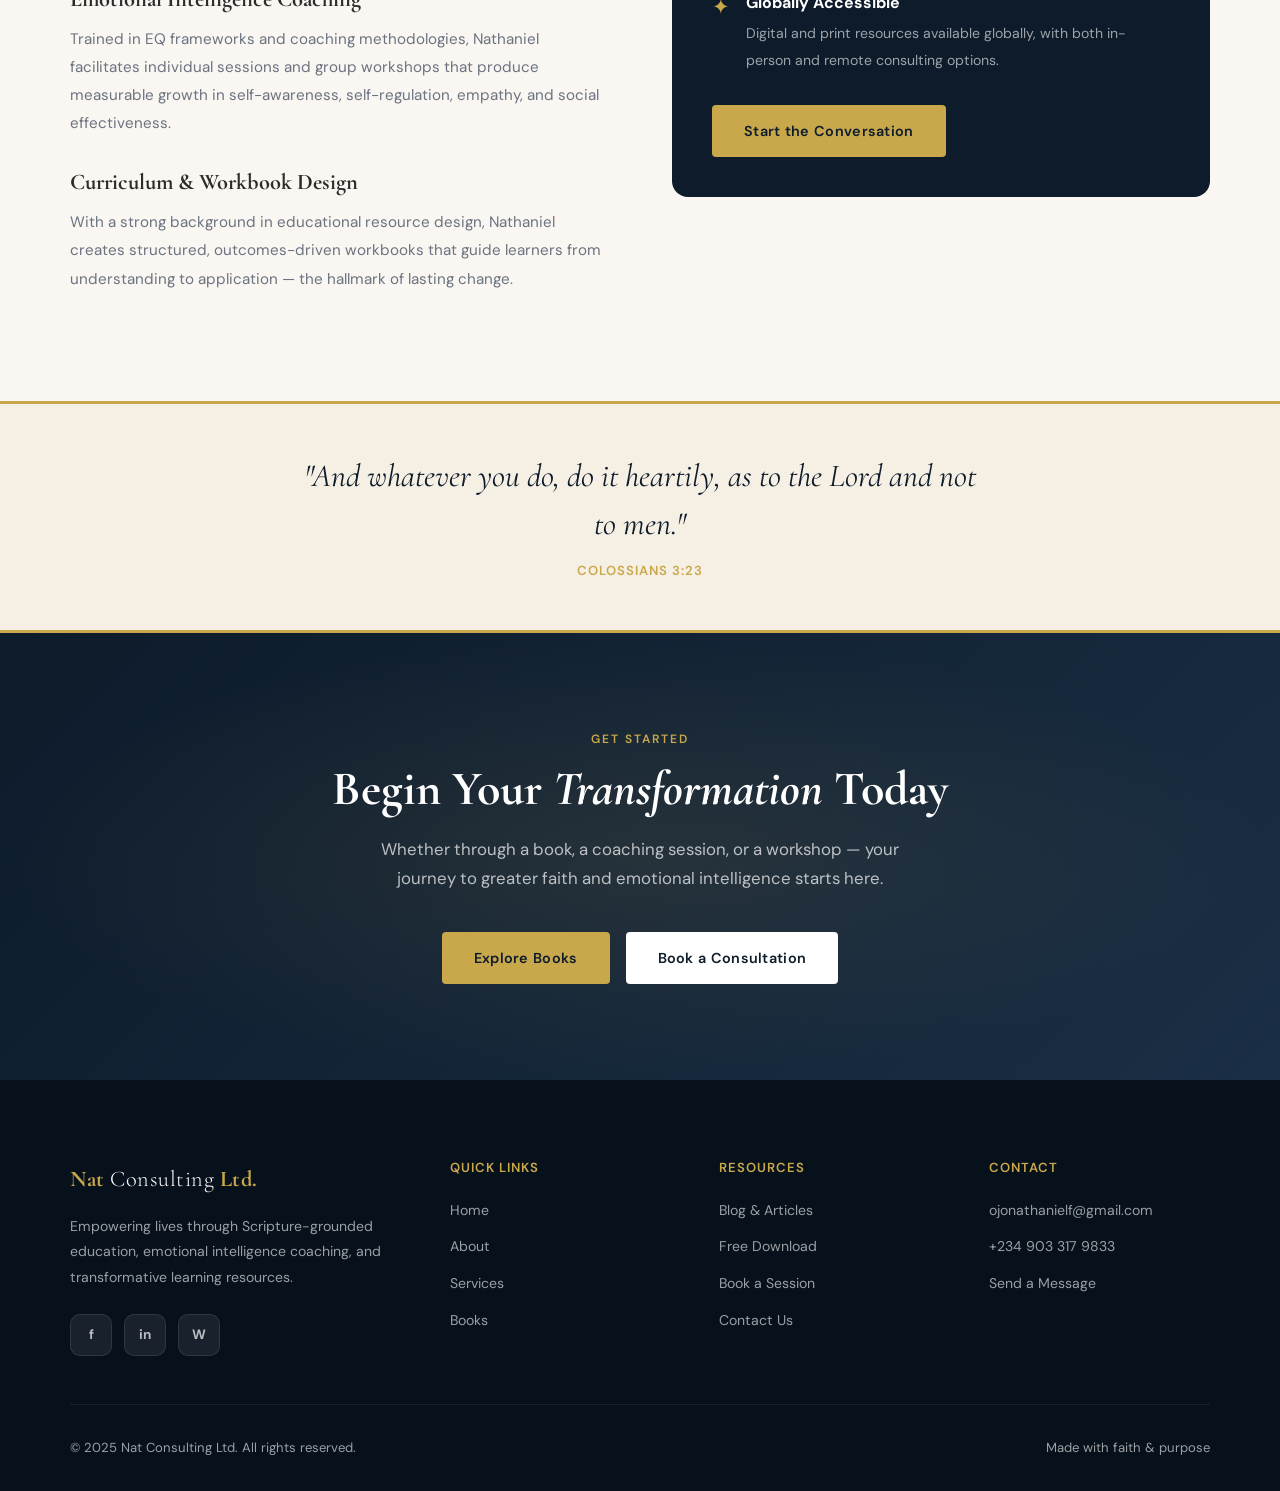
<file: about.html>
<!DOCTYPE html>
<html lang="en">
<head>
<meta charset="UTF-8"/><meta name="viewport" content="width=device-width,initial-scale=1.0"/>
<title>About | Nat Consulting Ltd.</title>
<meta name="description" content="Learn about Nat Consulting Ltd., our mission to empower lives through Bible study resources, emotional intelligence coaching, and educational workbooks."/>
<link rel="preconnect" href="https://fonts.googleapis.com"/><link rel="preconnect" href="https://fonts.gstatic.com" crossorigin/>
<link href="https://fonts.googleapis.com/css2?family=Cormorant+Garamond:ital,wght@0,300;0,400;0,600;0,700;1,400&family=DM+Sans:opsz,wght@9..40,300;9..40,400;9..40,500;9..40,600&display=swap" rel="stylesheet"/>
<style>
@import url('https://fonts.googleapis.com/css2?family=Cormorant+Garamond:ital,wght@0,300;0,400;0,600;0,700;1,400&family=DM+Sans:opsz,wght@9..40,300;9..40,400;9..40,500;9..40,600&display=swap');
:root{--gold:#C9A84C;--gold-light:#E8C97A;--deep:#0D1B2A;--navy:#1A2E45;--cream:#FAF7F2;--warm:#F5EFE4;--text:#2C2C2C;--muted:#6B7280;--white:#FFFFFF;--accent:#B85C38}
*,*::before,*::after{box-sizing:border-box;margin:0;padding:0}
html{scroll-behavior:smooth}
body{font-family:'DM Sans',sans-serif;color:var(--text);background:var(--cream);line-height:1.7;overflow-x:hidden}
h1,h2,h3,h4{font-family:'Cormorant Garamond',serif;line-height:1.2}
a{text-decoration:none;color:inherit}
img{max-width:100%;display:block}

/* NAV */
nav{position:fixed;top:0;left:0;right:0;z-index:100;background:rgba(13,27,42,0.97);backdrop-filter:blur(12px);padding:0 5%;display:flex;align-items:center;justify-content:space-between;height:70px;border-bottom:1px solid rgba(201,168,76,0.2);transition:box-shadow 0.3s}
.nav-logo{font-family:'Cormorant Garamond',serif;font-size:1.4rem;font-weight:700;color:var(--gold);letter-spacing:0.5px}
.nav-logo span{color:var(--white);font-weight:300}
.nav-links{display:flex;gap:2rem;list-style:none}
.nav-links a{color:rgba(255,255,255,0.8);font-size:0.88rem;font-weight:500;letter-spacing:0.3px;transition:color 0.2s}
.nav-links a:hover,.nav-links a.active{color:var(--gold)}
.nav-cta{background:var(--gold) !important;color:var(--deep) !important;padding:0.45rem 1.2rem;border-radius:4px;font-weight:600 !important;transition:background 0.2s !important}
.nav-cta:hover{background:var(--gold-light) !important}
.hamburger{display:none;flex-direction:column;gap:5px;cursor:pointer;padding:4px}
.hamburger span{display:block;width:24px;height:2px;background:var(--white);transition:0.3s}
.mobile-menu{display:none;position:fixed;top:70px;left:0;right:0;background:rgba(13,27,42,0.98);padding:1.5rem 5%;z-index:99;flex-direction:column;gap:0.75rem;border-bottom:1px solid rgba(201,168,76,0.2)}
.mobile-menu.open{display:flex}
.mobile-menu a{color:rgba(255,255,255,0.8);font-size:1rem;padding:0.6rem 0;border-bottom:1px solid rgba(255,255,255,0.07);transition:color 0.2s}
.mobile-menu a:last-child{border:none;color:var(--gold);font-weight:600}
.mobile-menu a:hover{color:var(--gold)}

/* BUTTONS */
.btn{display:inline-block;padding:0.85rem 2rem;border-radius:4px;font-family:'DM Sans',sans-serif;font-weight:600;font-size:0.9rem;letter-spacing:0.3px;cursor:pointer;transition:all 0.25s;border:none;text-align:center}
.btn-gold{background:var(--gold);color:var(--deep)}
.btn-gold:hover{background:var(--gold-light);transform:translateY(-2px);box-shadow:0 8px 24px rgba(201,168,76,0.35)}
.btn-outline{background:transparent;border:2px solid var(--gold);color:var(--gold)}
.btn-outline:hover{background:var(--gold);color:var(--deep);transform:translateY(-2px)}
.btn-dark{background:var(--deep);color:var(--white)}
.btn-dark:hover{background:var(--navy);transform:translateY(-2px)}
.btn-white{background:var(--white);color:var(--deep)}
.btn-white:hover{background:var(--cream);transform:translateY(-2px)}

/* LAYOUT */
.section{padding:5.5rem 5%}
.section-dark{background:var(--deep);color:var(--white)}
.section-navy{background:var(--navy);color:var(--white)}
.section-warm{background:var(--warm)}
.section-cream{background:var(--cream)}
.container{max-width:1140px;margin:0 auto}
.section-label{font-size:0.75rem;font-weight:600;letter-spacing:2px;text-transform:uppercase;color:var(--gold);margin-bottom:0.75rem;display:block}
.section-title{font-size:clamp(2rem,4vw,3rem);margin-bottom:1.25rem}
.section-subtitle{font-size:1.05rem;color:var(--muted);max-width:600px;line-height:1.8}
.section-dark .section-subtitle,.section-navy .section-subtitle{color:rgba(255,255,255,0.7)}
.divider{width:60px;height:3px;background:var(--gold);margin:1.25rem 0}
.text-center{text-align:center}
.text-center .divider{margin:1.25rem auto}
.text-center .section-subtitle{margin:0 auto}
.grid-2{display:grid;grid-template-columns:1fr 1fr;gap:3rem;align-items:center}
.grid-3{display:grid;grid-template-columns:repeat(3,1fr);gap:2rem}
.grid-4{display:grid;grid-template-columns:repeat(4,1fr);gap:1.5rem}

/* HERO */
.hero{min-height:100vh;background:linear-gradient(135deg,var(--deep) 0%,#0a2540 50%,#1a1a2e 100%);display:flex;align-items:center;position:relative;overflow:hidden;padding-top:70px}
.hero::before{content:'';position:absolute;inset:0;background:radial-gradient(ellipse at 70% 50%,rgba(201,168,76,0.12) 0%,transparent 65%)}
.hero-grid-bg{position:absolute;inset:0;opacity:0.04;background-image:repeating-linear-gradient(0deg,transparent,transparent 60px,rgba(255,255,255,0.5) 60px,rgba(255,255,255,0.5) 61px),repeating-linear-gradient(90deg,transparent,transparent 60px,rgba(255,255,255,0.5) 60px,rgba(255,255,255,0.5) 61px)}
.hero-inner{position:relative;z-index:2;max-width:1140px;margin:0 auto;padding:4rem 5%;display:grid;grid-template-columns:1.2fr 1fr;gap:5rem;align-items:center}
.hero-badge{display:inline-flex;align-items:center;gap:0.5rem;background:rgba(201,168,76,0.15);border:1px solid rgba(201,168,76,0.3);color:var(--gold-light);font-size:0.78rem;font-weight:600;letter-spacing:1.5px;text-transform:uppercase;padding:0.4rem 1rem;border-radius:50px;margin-bottom:1.5rem}
.hero h1{font-size:clamp(2.8rem,5vw,4.2rem);color:var(--white);margin-bottom:1.25rem;font-weight:600}
.hero h1 em{font-style:italic;color:var(--gold)}
.hero-desc{font-size:1.1rem;color:rgba(255,255,255,0.75);margin-bottom:2.5rem;line-height:1.85;max-width:520px}
.hero-actions{display:flex;gap:1rem;flex-wrap:wrap;margin-bottom:3rem}
.hero-stats{display:flex;gap:2.5rem;padding-top:2rem;border-top:1px solid rgba(255,255,255,0.1)}
.stat-num{font-family:'Cormorant Garamond',serif;font-size:2.2rem;font-weight:700;color:var(--gold);line-height:1}
.stat-label{font-size:0.82rem;color:rgba(255,255,255,0.5);margin-top:0.25rem}
.hero-visual{display:flex;justify-content:center;align-items:center}
.card-stack{position:relative;width:300px;height:380px}
.hcard{position:absolute;width:240px;height:300px;border-radius:12px;display:flex;flex-direction:column;justify-content:flex-end;padding:1.5rem;box-shadow:0 20px 60px rgba(0,0,0,0.5)}
.hcard:nth-child(1){background:linear-gradient(145deg,#B85C38,#8B3A22);top:0;left:0;transform:rotate(-6deg)}
.hcard:nth-child(2){background:linear-gradient(145deg,var(--navy),#0a1628);top:30px;left:40px;transform:rotate(-1deg);z-index:2;animation:floatCard 5s ease-in-out infinite}
.hcard:nth-child(3){background:linear-gradient(145deg,#2d5016,#1a3009);top:60px;left:80px;transform:rotate(4deg);z-index:1}
.hcard-title{font-family:'Cormorant Garamond',serif;font-size:1.1rem;color:var(--white);font-weight:600;margin-bottom:0.3rem}
.hcard-sub{font-size:0.72rem;color:rgba(255,255,255,0.6);letter-spacing:1px;text-transform:uppercase}
@keyframes floatCard{0%,100%{transform:translateY(0) rotate(-1deg)}50%{transform:translateY(-10px) rotate(-1deg)}}

/* TRUST BAR */
.trust-bar{background:var(--white);padding:1.5rem 5%;border-bottom:1px solid rgba(0,0,0,0.07)}
.trust-inner{max-width:1140px;margin:0 auto;display:flex;align-items:center;justify-content:center;gap:2.5rem;flex-wrap:wrap}
.trust-item{display:flex;align-items:center;gap:0.6rem;font-size:0.85rem;font-weight:500;color:var(--muted)}

/* SCRIPTURE BANNER */
.scripture-banner{background:var(--warm);padding:3rem 5%;text-align:center;border-top:3px solid var(--gold);border-bottom:3px solid var(--gold)}
.scripture-text{font-family:'Cormorant Garamond',serif;font-size:clamp(1.3rem,3vw,2rem);font-style:italic;color:var(--deep);max-width:700px;margin:0 auto 0.75rem;line-height:1.5}
.scripture-ref{font-size:0.82rem;font-weight:600;letter-spacing:1px;color:var(--gold);text-transform:uppercase}

/* CARDS */
.card{background:var(--white);border-radius:12px;padding:2rem;box-shadow:0 2px 20px rgba(0,0,0,0.06);transition:transform 0.3s,box-shadow 0.3s}
.card:hover{transform:translateY(-6px);box-shadow:0 12px 40px rgba(0,0,0,0.12)}
.card-icon{width:52px;height:52px;background:linear-gradient(135deg,rgba(201,168,76,0.15),rgba(201,168,76,0.05));border:1px solid rgba(201,168,76,0.25);border-radius:12px;display:flex;align-items:center;justify-content:center;font-size:1.4rem;margin-bottom:1.25rem}
.card h3{font-size:1.3rem;margin-bottom:0.75rem}
.card p{font-size:0.92rem;color:var(--muted);line-height:1.75}

/* BOOK CARDS */
.book-card{background:var(--white);border-radius:16px;overflow:hidden;box-shadow:0 4px 24px rgba(0,0,0,0.08);transition:transform 0.3s,box-shadow 0.3s;display:flex;flex-direction:column}
.book-card:hover{transform:translateY(-8px);box-shadow:0 16px 48px rgba(0,0,0,0.15)}
.book-cover{height:220px;display:flex;align-items:center;justify-content:center;font-size:4rem}
.bc1{background:linear-gradient(145deg,#1a3a5c,#0d2035)}
.bc2{background:linear-gradient(145deg,#2d1a4a,#1a0d2e)}
.bc3{background:linear-gradient(145deg,#1a3a1a,#0d2010)}
.book-body{padding:1.5rem;flex:1;display:flex;flex-direction:column}
.book-tag{display:inline-block;font-size:0.7rem;font-weight:600;letter-spacing:1.5px;text-transform:uppercase;color:var(--gold);background:rgba(201,168,76,0.1);border:1px solid rgba(201,168,76,0.2);padding:0.25rem 0.7rem;border-radius:50px;margin-bottom:0.75rem}
.book-body h3{font-size:1.25rem;margin-bottom:0.75rem;color:var(--deep)}
.book-body p{font-size:0.88rem;color:var(--muted);line-height:1.75;flex:1;margin-bottom:1.5rem}
.book-actions{display:flex;gap:0.75rem;flex-wrap:wrap}
.book-actions .btn{font-size:0.82rem;padding:0.6rem 1.1rem}

/* SERVICE CARDS */
.svc-card{background:rgba(255,255,255,0.05);border:1px solid rgba(201,168,76,0.2);border-radius:16px;padding:2.5rem;transition:all 0.3s}
.svc-card:hover{background:rgba(201,168,76,0.08);border-color:rgba(201,168,76,0.5);transform:translateY(-4px)}
.svc-num{font-family:'Cormorant Garamond',serif;font-size:3.5rem;font-weight:700;color:rgba(201,168,76,0.2);line-height:1;margin-bottom:1rem}
.svc-card h3{font-size:1.5rem;color:var(--white);margin-bottom:0.75rem}
.svc-card p{color:rgba(255,255,255,0.65);font-size:0.92rem;line-height:1.8;margin-bottom:1.5rem}
.svc-list{list-style:none;display:flex;flex-direction:column;gap:0.5rem}
.svc-list li{font-size:0.85rem;color:rgba(255,255,255,0.6);display:flex;align-items:center;gap:0.5rem}
.svc-list li::before{content:'✦';color:var(--gold);font-size:0.6rem;flex-shrink:0}

/* TESTIMONIALS */
.testi{background:var(--white);border-radius:16px;padding:2.5rem;box-shadow:0 4px 24px rgba(0,0,0,0.06);position:relative}
.testi::before{content:'\201C';font-family:'Cormorant Garamond',serif;font-size:6rem;color:var(--gold);opacity:0.2;position:absolute;top:-1rem;left:1.5rem;line-height:1}
.testi p{font-size:0.95rem;color:var(--text);line-height:1.85;margin-bottom:1.5rem;font-style:italic}
.testi-author{display:flex;align-items:center;gap:0.75rem}
.avatar{width:44px;height:44px;border-radius:50%;background:linear-gradient(135deg,var(--gold),var(--accent));display:flex;align-items:center;justify-content:center;font-family:'Cormorant Garamond',serif;font-weight:700;color:var(--white);font-size:1.1rem;flex-shrink:0}
.author-name{font-weight:600;font-size:0.9rem}
.author-role{font-size:0.78rem;color:var(--muted)}

/* BLOG CARDS */
.blog-card{background:var(--white);border-radius:12px;overflow:hidden;box-shadow:0 2px 16px rgba(0,0,0,0.06);transition:transform 0.3s,box-shadow 0.3s;display:flex;flex-direction:column}
.blog-card:hover{transform:translateY(-5px);box-shadow:0 10px 36px rgba(0,0,0,0.12)}
.blog-thumb{height:180px;display:flex;align-items:center;justify-content:center;font-size:3rem}
.bt1{background:#f0f5ff;border-bottom:3px solid var(--gold)}
.bt2{background:#fff5f0;border-bottom:3px solid var(--accent)}
.bt3{background:#f0fff0;border-bottom:3px solid #4a8c4a}
.bt4{background:#f5f0ff;border-bottom:3px solid #8B5CF6}
.bt5{background:#f0f4f8;border-bottom:3px solid var(--navy)}
.blog-body{padding:1.5rem;flex:1;display:flex;flex-direction:column}
.blog-cat{font-size:0.7rem;font-weight:600;letter-spacing:1.2px;text-transform:uppercase;color:var(--gold)}
.blog-date{font-size:0.75rem;color:var(--muted)}
.blog-body h3{font-size:1.1rem;margin-bottom:0.75rem;margin-top:0.5rem}
.blog-body p{font-size:0.88rem;color:var(--muted);line-height:1.7;flex:1;margin-bottom:1rem}
.read-more{font-size:0.82rem;font-weight:600;color:var(--gold);display:inline-flex;align-items:center;gap:0.3rem;transition:gap 0.2s}
.read-more:hover{gap:0.6rem}

/* VALUES */
.values-grid{display:grid;grid-template-columns:1fr 1fr;gap:1rem;margin:1.5rem 0}
.value-item{display:flex;align-items:flex-start;gap:0.75rem;padding:1rem;background:var(--warm);border-radius:10px}
.value-icon{font-size:1.2rem;flex-shrink:0;margin-top:0.1rem}
.value-name{font-weight:600;font-size:0.88rem;margin-bottom:0.2rem}
.value-desc{font-size:0.8rem;color:var(--muted)}

/* PAGE HERO */
.page-hero{background:linear-gradient(135deg,var(--deep),var(--navy));padding:8rem 5% 5rem;text-align:center;position:relative;overflow:hidden}
.page-hero::before{content:'';position:absolute;inset:0;background:radial-gradient(ellipse at 50% 100%,rgba(201,168,76,0.08),transparent 60%)}
.page-hero>*{position:relative}
.page-hero h1{font-size:clamp(2.5rem,5vw,4rem);color:var(--white);margin-bottom:1rem}
.page-hero p{font-size:1.1rem;color:rgba(255,255,255,0.7);max-width:600px;margin:0 auto}
.breadcrumb{display:flex;align-items:center;justify-content:center;gap:0.5rem;font-size:0.8rem;color:rgba(255,255,255,0.5);margin-bottom:1rem}
.breadcrumb a{color:rgba(255,255,255,0.5);transition:color 0.2s}
.breadcrumb a:hover{color:var(--gold)}
.breadcrumb span{color:var(--gold)}

/* CTA BANNER */
.cta-banner{background:linear-gradient(135deg,var(--deep) 0%,#1a2e45 100%);padding:6rem 5%;text-align:center;position:relative;overflow:hidden}
.cta-banner::before{content:'';position:absolute;inset:0;background:radial-gradient(ellipse at center,rgba(201,168,76,0.1) 0%,transparent 70%)}
.cta-banner>*{position:relative;z-index:1}
.cta-banner h2{font-size:clamp(2rem,4vw,3rem);color:var(--white);margin-bottom:1rem}
.cta-banner p{color:rgba(255,255,255,0.7);font-size:1.05rem;max-width:540px;margin:0 auto 2.5rem}
.cta-actions{display:flex;gap:1rem;justify-content:center;flex-wrap:wrap}

/* ABOUT IMG */
.about-img-frame{width:100%;aspect-ratio:4/5;background:linear-gradient(145deg,var(--navy),var(--deep));border-radius:16px;display:flex;align-items:center;justify-content:center;font-size:6rem;position:relative;overflow:hidden}
.about-img-frame::after{content:'';position:absolute;bottom:0;left:0;right:0;height:40%;background:linear-gradient(to top,rgba(13,27,42,0.7),transparent)}
.about-wrap{position:relative}
.about-accent{position:absolute;bottom:-1.5rem;right:-1.5rem;background:var(--gold);color:var(--deep);padding:1.25rem 1.5rem;border-radius:12px;box-shadow:0 8px 30px rgba(201,168,76,0.35);z-index:2}
.accent-num{font-family:'Cormorant Garamond',serif;font-size:2.5rem;font-weight:700;line-height:1}
.accent-text{font-size:0.78rem;font-weight:600}
.prose p{font-size:0.95rem;color:var(--muted);line-height:1.85;margin-bottom:1.25rem}
.prose h3{font-size:1.4rem;margin-bottom:0.75rem;margin-top:2rem}
.prose ul{list-style:none;padding:0}
.prose ul li{padding:0.4rem 0 0.4rem 1.5rem;position:relative;font-size:0.92rem;color:var(--muted)}
.prose ul li::before{content:'✦';color:var(--gold);font-size:0.6rem;position:absolute;left:0;top:0.65rem}

/* CONTACT */
.contact-form-wrap{background:var(--white);border-radius:20px;padding:2.5rem;box-shadow:0 8px 40px rgba(0,0,0,0.08)}
.form-row{display:grid;grid-template-columns:1fr 1fr;gap:1.25rem;margin-bottom:1.25rem}
.form-group{display:flex;flex-direction:column;gap:0.4rem}
.form-group.full{grid-column:1/-1}
label{font-size:0.82rem;font-weight:600;color:var(--text);letter-spacing:0.3px}
input,textarea,select{border:1.5px solid rgba(0,0,0,0.1);border-radius:8px;padding:0.8rem 1rem;font-family:'DM Sans',sans-serif;font-size:0.92rem;color:var(--text);background:var(--cream);transition:border-color 0.2s,box-shadow 0.2s;outline:none;resize:vertical}
input:focus,textarea:focus,select:focus{border-color:var(--gold);box-shadow:0 0 0 3px rgba(201,168,76,0.12)}
.contact-info-card{background:var(--deep);border-radius:20px;padding:2.5rem;color:var(--white);height:100%}
.contact-info-card h3{font-size:1.8rem;color:var(--white);margin-bottom:0.75rem}
.contact-info-card>p{color:rgba(255,255,255,0.65);font-size:0.92rem;line-height:1.8;margin-bottom:2rem}
.c-detail{display:flex;align-items:flex-start;gap:1rem;margin-bottom:1.5rem}
.c-detail-icon{width:44px;height:44px;background:rgba(201,168,76,0.15);border:1px solid rgba(201,168,76,0.25);border-radius:10px;display:flex;align-items:center;justify-content:center;font-size:1rem;flex-shrink:0;color:var(--gold);font-weight:700}
.c-detail-text strong{display:block;font-size:0.78rem;color:var(--gold);margin-bottom:0.2rem;font-weight:600;letter-spacing:0.3px;text-transform:uppercase}
.c-detail-text a{color:rgba(255,255,255,0.8);font-size:0.92rem;transition:color 0.2s}
.c-detail-text a:hover{color:var(--gold)}
.social-row{display:flex;gap:0.75rem;margin-top:1.5rem}
.soc-btn{width:42px;height:42px;background:rgba(255,255,255,0.07);border:1px solid rgba(255,255,255,0.1);border-radius:10px;display:flex;align-items:center;justify-content:center;color:rgba(255,255,255,0.7);font-size:0.85rem;font-weight:700;transition:all 0.2s;cursor:pointer}
.soc-btn:hover{background:var(--gold);border-color:var(--gold);color:var(--deep)}
.wa-btn{display:flex;align-items:center;gap:0.75rem;background:#25D366;color:var(--white);padding:1rem 1.5rem;border-radius:12px;margin-top:1.5rem;font-weight:600;font-size:0.92rem;transition:all 0.2s;text-decoration:none}
.wa-btn:hover{background:#1fb858;transform:translateY(-2px);box-shadow:0 8px 24px rgba(37,211,102,0.3);color:var(--white)}

/* BOOK FULL */
.book-full{background:var(--white);border-radius:20px;overflow:hidden;box-shadow:0 8px 40px rgba(0,0,0,0.09);margin-bottom:3.5rem}
.book-full-inner{display:grid;grid-template-columns:320px 1fr;min-height:440px}
.book-full-cover{display:flex;align-items:center;justify-content:center;font-size:5rem}
.book-full-body{padding:3rem}
.book-feat-list{list-style:none;display:grid;grid-template-columns:1fr 1fr;gap:0.5rem;margin:1.25rem 0}
.book-feat-list li{font-size:0.85rem;color:var(--muted);display:flex;align-items:center;gap:0.5rem}
.book-feat-list li::before{content:'✦';color:var(--gold);font-size:0.6rem}
.price-badge{display:inline-flex;align-items:center;gap:0.5rem;background:rgba(201,168,76,0.1);border:1.5px solid rgba(201,168,76,0.3);color:var(--gold);padding:0.4rem 1rem;border-radius:50px;font-size:0.82rem;font-weight:600;margin-bottom:1rem}
.canva-box{background:linear-gradient(135deg,#f5f3ff,#ede9fe);border:1.5px solid #a78bfa;border-radius:12px;padding:1.5rem;margin-top:1.5rem}
.canva-box h4{font-family:'DM Sans',sans-serif;font-size:0.78rem;font-weight:700;letter-spacing:1.2px;text-transform:uppercase;color:#6d28d9;margin-bottom:0.75rem}
.canva-box p{font-size:0.85rem;color:#4c1d95;line-height:1.7}

/* ARTICLE FULL */
.article-full{background:var(--white);border-radius:16px;overflow:hidden;box-shadow:0 4px 24px rgba(0,0,0,0.07);margin-bottom:2.5rem;display:grid;grid-template-columns:200px 1fr}
.art-thumb{display:flex;align-items:center;justify-content:center;font-size:3rem;min-height:200px}
.art-body{padding:2.5rem}
.art-body h3{font-size:1.5rem;margin-bottom:0.75rem}
.art-body p{font-size:0.92rem;color:var(--muted);line-height:1.8;margin-bottom:1.25rem}
.tag-row{display:flex;gap:0.5rem;flex-wrap:wrap;margin-bottom:1rem}
.tag{font-size:0.72rem;font-weight:600;letter-spacing:1px;text-transform:uppercase;padding:0.3rem 0.75rem;border-radius:50px}
.tag-bible{background:rgba(201,168,76,0.12);color:#8a6a10;border:1px solid rgba(201,168,76,0.3)}
.tag-eq{background:rgba(184,92,56,0.1);color:#8B3A22;border:1px solid rgba(184,92,56,0.25)}
.tag-edu{background:rgba(26,58,90,0.08);color:#1a3a5c;border:1px solid rgba(26,58,90,0.2)}
.tag-dev{background:rgba(45,80,22,0.08);color:#1a4010;border:1px solid rgba(45,80,22,0.2)}

/* FOOTER */
footer{background:#07111c;color:rgba(255,255,255,0.6);padding:5rem 5% 2rem}
.footer-grid{max-width:1140px;margin:0 auto;display:grid;grid-template-columns:1.5fr 1fr 1fr 1fr;gap:3rem;padding-bottom:3rem;border-bottom:1px solid rgba(255,255,255,0.07);margin-bottom:2rem}
.footer-brand p{font-size:0.88rem;line-height:1.8;margin:1rem 0 1.5rem}
.footer-col h4{font-family:'DM Sans',sans-serif;font-size:0.82rem;font-weight:600;letter-spacing:1px;text-transform:uppercase;color:var(--gold);margin-bottom:1.25rem}
.footer-col ul{list-style:none;display:flex;flex-direction:column;gap:0.6rem}
.footer-col li a{font-size:0.88rem;transition:color 0.2s}
.footer-col li a:hover{color:var(--gold)}
.footer-bottom{max-width:1140px;margin:0 auto;display:flex;align-items:center;justify-content:space-between;font-size:0.82rem;flex-wrap:wrap;gap:1rem}

/* SCROLL REVEAL */
.reveal{opacity:0;transform:translateY(28px);transition:opacity 0.65s ease,transform 0.65s ease}
.reveal.visible{opacity:1;transform:translateY(0)}

/* RESPONSIVE */
@media(max-width:900px){
  .grid-2,.hero-inner{grid-template-columns:1fr}
  .grid-3,.grid-4{grid-template-columns:repeat(2,1fr)}
  .hero-visual{display:none}
  .footer-grid{grid-template-columns:1fr 1fr}
  .form-row{grid-template-columns:1fr}
  .values-grid{grid-template-columns:1fr}
  .book-full-inner{grid-template-columns:1fr}
  .book-full-cover{min-height:200px}
  .article-full{grid-template-columns:1fr}
  .art-thumb{min-height:120px}
}
@media(max-width:640px){
  .nav-links{display:none}
  .hamburger{display:flex}
  .grid-3,.grid-4{grid-template-columns:1fr}
  .footer-grid{grid-template-columns:1fr}
  .section{padding:4rem 5%}
  .contact-form-wrap,.contact-info-card{padding:1.75rem}
}
</style>
</head>
<body>
<div id="nav-ph"></div>

<section class="page-hero">
  <div class="breadcrumb"><a href="index.html">Home</a> / <span>About</span></div>
  <h1>Our Story &amp; <em>Mission</em></h1>
  <p>Rooted in faith. Driven by purpose. Committed to transforming lives through knowledge and wisdom.</p>
</section>

<section class="section section-cream">
  <div class="container">
    <div class="grid-2" style="gap:4rem;">
      <div class="about-wrap">
        <div class="about-img-frame">✍️</div>
        <div class="about-accent"><div class="accent-num">4+</div><div class="accent-text">Published Works</div></div>
      </div>
      <div>
        <span class="section-label">The Founder</span>
        <h2 class="section-title">Nathaniel Ojo &amp; <em>Nat Consulting</em></h2>
        <div class="divider"></div>
        <div class="prose">
          <p>Nat Consulting Ltd. was born out of a deep passion for education, Biblical study, and human development. Founded by Nathaniel Ojo — educator, author, and emotional intelligence consultant — the organisation exists to create resources that equip people to live with greater purpose, wisdom, and self-awareness.</p>
          <p>With a background spanning Christian education, curriculum development, and EQ coaching, Nathaniel has spent years bridging the gap between spiritual formation and practical self-leadership. He believes that when Scripture-based wisdom meets emotional intelligence, the result is a life of extraordinary impact.</p>
          <p>Today, Nat Consulting serves students, readers, professionals, and organisations across Nigeria and beyond — through published workbooks, consulting engagements, and training workshops that make lasting change accessible to all.</p>
        </div>
        <div style="display:flex;gap:1rem;margin-top:2rem;flex-wrap:wrap;">
          <a href="contact.html" class="btn btn-gold">Work With Us</a>
          <a href="books.html" class="btn btn-outline">See Our Books</a>
        </div>
      </div>
    </div>
  </div>
</section>

<section class="section section-dark">
  <div class="container">
    <div class="text-center" style="margin-bottom:3.5rem;">
      <span class="section-label">Our Foundation</span>
      <h2 class="section-title" style="color:var(--white);">Mission, Vision &amp; <em>Values</em></h2>
      <div class="divider" style="margin:1.5rem auto;"></div>
    </div>
    <div class="grid-3">
      <div class="svc-card"><div style="font-size:2.5rem;margin-bottom:1rem;">🎯</div><h3>Our Mission</h3><p>To empower individuals and communities through Scripture-grounded education, emotional intelligence coaching, and high-quality learning resources that produce lasting transformation.</p></div>
      <div class="svc-card"><div style="font-size:2.5rem;margin-bottom:1rem;">👁️</div><h3>Our Vision</h3><p>A world where people are equipped with both spiritual wisdom and emotional intelligence — confidently leading their lives, families, and organisations with purpose and integrity.</p></div>
      <div class="svc-card"><div style="font-size:2.5rem;margin-bottom:1rem;">⚖️</div><h3>Our Commitment</h3><p>We are committed to producing resources of the highest quality — thoughtfully designed, theologically sound, and practically useful for anyone on a journey of growth.</p></div>
    </div>
  </div>
</section>

<section class="section section-warm">
  <div class="container">
    <div class="text-center" style="margin-bottom:3rem;">
      <span class="section-label">What We Stand For</span>
      <h2 class="section-title">Core <em>Values</em></h2>
      <div class="divider" style="margin:1.5rem auto;"></div>
    </div>
    <div class="grid-4">
      <div class="card"><div class="card-icon">🙏</div><h3>Faith First</h3><p>Every resource, conversation, and programme is anchored in Biblical truth. Faith is not a footnote — it is our foundation.</p></div>
      <div class="card"><div class="card-icon">💡</div><h3>Intellectual Integrity</h3><p>We pursue knowledge with rigour, honesty, and humility, believing that sound thinking and sound faith go hand in hand.</p></div>
      <div class="card"><div class="card-icon">❤️</div><h3>Empathy &amp; Care</h3><p>We approach every client, reader, and student with genuine care, recognising that transformation happens in safe, trusting environments.</p></div>
      <div class="card"><div class="card-icon">🚀</div><h3>Excellence Always</h3><p>We hold ourselves to a high standard in everything we produce — because the people we serve deserve nothing less than our very best.</p></div>
    </div>
  </div>
</section>

<section class="section section-cream">
  <div class="container">
    <div class="grid-2" style="gap:4rem;align-items:start;">
      <div>
        <span class="section-label">Areas of Expertise</span>
        <h2 class="section-title">What <em>Nathaniel</em> Brings</h2>
        <div class="divider"></div>
        <div class="prose">
          <p>With years of intentional study, teaching, and consulting practice, Nathaniel brings a unique combination of theological depth, educational design expertise, and emotional intelligence coaching to every engagement.</p>
          <h3>Spiritual Formation &amp; Bible Study</h3>
          <p>Nathaniel has deep familiarity with Biblical narrative, character study, and devotional practice — making his workbooks both academically rich and spiritually nourishing for readers at all levels of faith.</p>
          <h3>Emotional Intelligence Coaching</h3>
          <p>Trained in EQ frameworks and coaching methodologies, Nathaniel facilitates individual sessions and group workshops that produce measurable growth in self-awareness, self-regulation, empathy, and social effectiveness.</p>
          <h3>Curriculum &amp; Workbook Design</h3>
          <p>With a strong background in educational resource design, Nathaniel creates structured, outcomes-driven workbooks that guide learners from understanding to application — the hallmark of lasting change.</p>
        </div>
      </div>
      <div>
        <div style="background:var(--deep);border-radius:16px;padding:2.5rem;color:var(--white);">
          <h3 style="color:var(--gold);font-size:1.5rem;margin-bottom:1.5rem;">Why Work With Us?</h3>
          <div style="display:flex;flex-direction:column;gap:1.25rem;">
            <div style="display:flex;gap:1rem;align-items:flex-start;"><div style="font-size:1.3rem;flex-shrink:0;color:var(--gold);">✦</div><div><strong style="color:var(--white);display:block;margin-bottom:0.2rem;">Proven Approach</strong><span style="color:rgba(255,255,255,0.6);font-size:0.88rem;">Resources and coaching grounded in research, Scripture, and real-world application.</span></div></div>
            <div style="display:flex;gap:1rem;align-items:flex-start;"><div style="font-size:1.3rem;flex-shrink:0;color:var(--gold);">✦</div><div><strong style="color:var(--white);display:block;margin-bottom:0.2rem;">Personalised Attention</strong><span style="color:rgba(255,255,255,0.6);font-size:0.88rem;">We tailor every coaching session and workshop to the specific needs of the individual or group.</span></div></div>
            <div style="display:flex;gap:1rem;align-items:flex-start;"><div style="font-size:1.3rem;flex-shrink:0;color:var(--gold);">✦</div><div><strong style="color:var(--white);display:block;margin-bottom:0.2rem;">Holistic Development</strong><span style="color:rgba(255,255,255,0.6);font-size:0.88rem;">Spiritual, emotional, and intellectual growth all woven together for whole-person transformation.</span></div></div>
            <div style="display:flex;gap:1rem;align-items:flex-start;"><div style="font-size:1.3rem;flex-shrink:0;color:var(--gold);">✦</div><div><strong style="color:var(--white);display:block;margin-bottom:0.2rem;">Globally Accessible</strong><span style="color:rgba(255,255,255,0.6);font-size:0.88rem;">Digital and print resources available globally, with both in-person and remote consulting options.</span></div></div>
          </div>
          <a href="contact.html" class="btn btn-gold" style="margin-top:2rem;display:inline-block;">Start the Conversation</a>
        </div>
      </div>
    </div>
  </div>
</section>

<div class="scripture-banner">
  <p class="scripture-text">"And whatever you do, do it heartily, as to the Lord and not to men."</p>
  <p class="scripture-ref">Colossians 3:23</p>
</div>

<section class="cta-banner">
  <span class="section-label">Get Started</span>
  <h2>Begin Your <em>Transformation</em> Today</h2>
  <p>Whether through a book, a coaching session, or a workshop — your journey to greater faith and emotional intelligence starts here.</p>
  <div class="cta-actions">
    <a href="books.html" class="btn btn-gold">Explore Books</a>
    <a href="contact.html" class="btn btn-white">Book a Consultation</a>
  </div>
</section>

<div id="footer-ph"></div>
<script>
// NAV
(function(){
  var pages=[
    {href:'index.html',label:'Home'},
    {href:'about.html',label:'About'},
    {href:'services.html',label:'Services'},
    {href:'books.html',label:'Books'},
    {href:'blog.html',label:'Blog'},
    {href:'eq-assessment.html',label:'EQ Test'},{href:'contact.html',label:'Contact'}
  ];
  var cur=window.location.pathname.split('/').pop()||'index.html';
  var links=pages.map(function(p){return'<li><a href="'+p.href+'"'+(p.href===cur?' class="active"':'')+'>'+p.label+'</a></li>';}).join('');
  var mlinks=pages.map(function(p){return'<a href="'+p.href+'"'+(p.href===cur?' class="active"':'')+'>'+p.label+'</a>';}).join('');
  document.getElementById('nav-ph').innerHTML=
    '<nav id="mainNav">'+
      '<a href="index.html" class="nav-logo">Nat <span>Consulting</span></a>'+
      '<ul class="nav-links">'+links+
        '<li><a href="contact.html" class="nav-cta">Book a Session</a></li>'+
      '</ul>'+
      '<div class="hamburger" id="hbg"><span></span><span></span><span></span></div>'+
    '</nav>'+
    '<div class="mobile-menu" id="mmenu">'+mlinks+
      '<a href="contact.html">Book a Session →</a>'+
    '</div>';

  document.getElementById('hbg').addEventListener('click',function(){
    document.getElementById('mmenu').classList.toggle('open');
  });
  document.querySelectorAll('.mobile-menu a').forEach(function(l){
    l.addEventListener('click',function(){document.getElementById('mmenu').classList.remove('open');});
  });
  window.addEventListener('scroll',function(){
    document.getElementById('mainNav').style.boxShadow=window.scrollY>20?'0 4px 30px rgba(0,0,0,0.3)':'none';
  });
})();

// FOOTER
(function(){
  document.getElementById('footer-ph').innerHTML=
    '<footer>'+
      '<div class="footer-grid">'+
        '<div class="footer-brand">'+
          '<a href="index.html" class="nav-logo" style="display:block;margin-bottom:1rem;">Nat <span>Consulting</span> Ltd.</a>'+
          '<p>Empowering lives through Scripture-grounded education, emotional intelligence coaching, and transformative learning resources.</p>'+
          '<div class="social-row">'+
            '<a href="https://www.facebook.com/ojo.nathaniel3?mibextid=ZbWKwL" target="_blank" class="soc-btn" title="Facebook">f</a>'+
            '<a href="https://www.linkedin.com/in/nathanielojo" target="_blank" class="soc-btn" title="LinkedIn">in</a>'+
            '<a href="https://wa.me/2349033179833" target="_blank" class="soc-btn" title="WhatsApp">W</a>'+
          '</div>'+
        '</div>'+
        '<div class="footer-col"><h4>Quick Links</h4><ul>'+
          '<li><a href="index.html">Home</a></li>'+
          '<li><a href="about.html">About</a></li>'+
          '<li><a href="services.html">Services</a></li>'+
          '<li><a href="books.html">Books</a></li>'+
        '</ul></div>'+
        '<div class="footer-col"><h4>Resources</h4><ul>'+
          '<li><a href="blog.html">Blog &amp; Articles</a></li>'+
          '<li><a href="books.html">Free Download</a></li>'+
          '<li><a href="contact.html">Book a Session</a></li>'+
          '<li><a href="contact.html">Contact Us</a></li>'+
        '</ul></div>'+
        '<div class="footer-col"><h4>Contact</h4><ul>'+
          '<li><a href="mailto:ojonathanielf@gmail.com">ojonathanielf@gmail.com</a></li>'+
          '<li><a href="https://wa.me/2349033179833">+234 903 317 9833</a></li>'+
          '<li><a href="contact.html">Send a Message</a></li>'+
        '</ul></div>'+
      '</div>'+
      '<div class="footer-bottom">'+
        '<span>&copy; 2025 Nat Consulting Ltd. All rights reserved.</span>'+
        '<span>Made with faith &amp; purpose</span>'+
      '</div>'+
    '</footer>';
})();

// SCROLL REVEAL
(function(){
  var els=document.querySelectorAll('.card,.book-card,.svc-card,.blog-card,.testi,.article-full,.book-full,.value-item');
  var obs=new IntersectionObserver(function(entries){
    entries.forEach(function(e){if(e.isIntersecting)e.target.classList.add('visible');});
  },{threshold:0.1,rootMargin:'0px 0px -40px 0px'});
  els.forEach(function(el){el.classList.add('reveal');obs.observe(el);});
})();

// CONTACT FORM
(function(){
  var f=document.getElementById('contactForm');
  if(!f)return;
  f.addEventListener('submit',function(e){
    var btn=f.querySelector('button[type=submit]');
    btn.textContent='Sending...';
    // Formspree handles submission natively; this just gives feedback on success
    setTimeout(function(){
      btn.textContent='Message Sent! ✓';
      btn.style.background='#25D366';
    },1200);
  });
})();
</script>
</body>
</html>
</file>
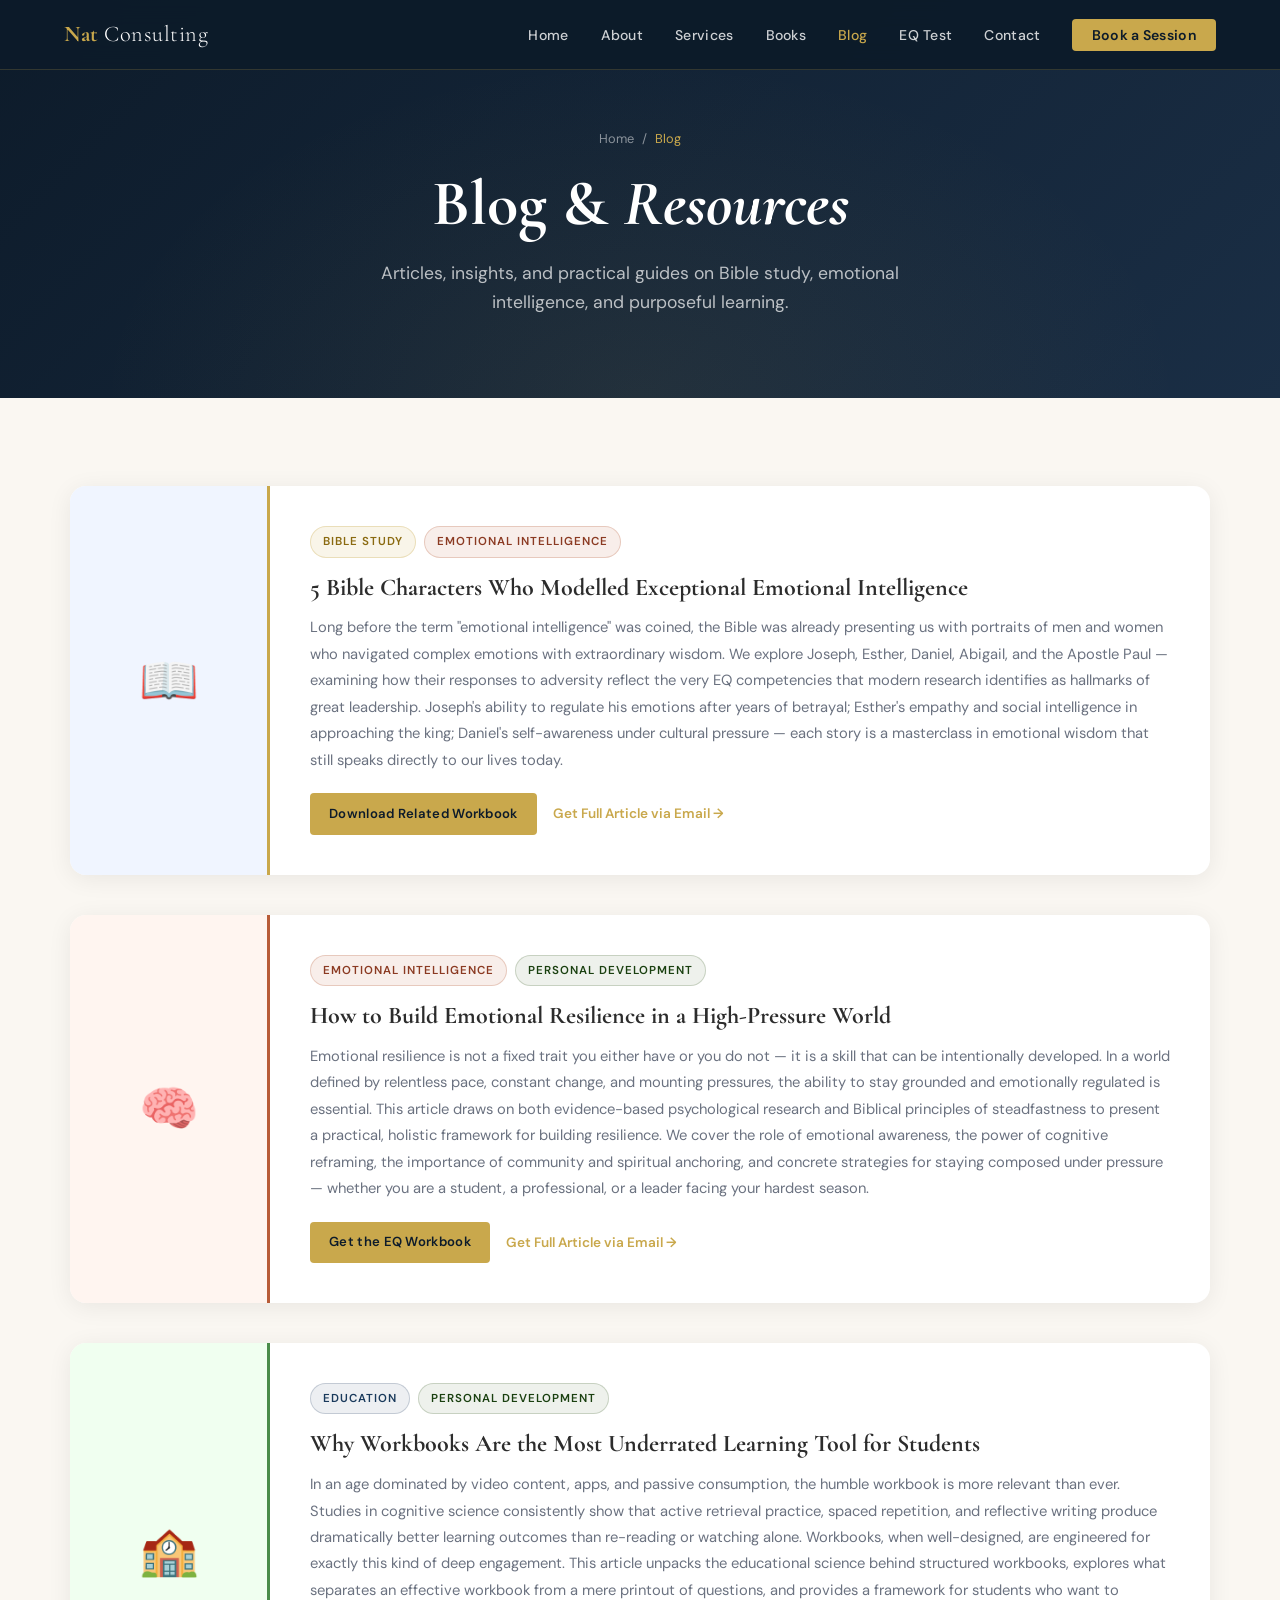
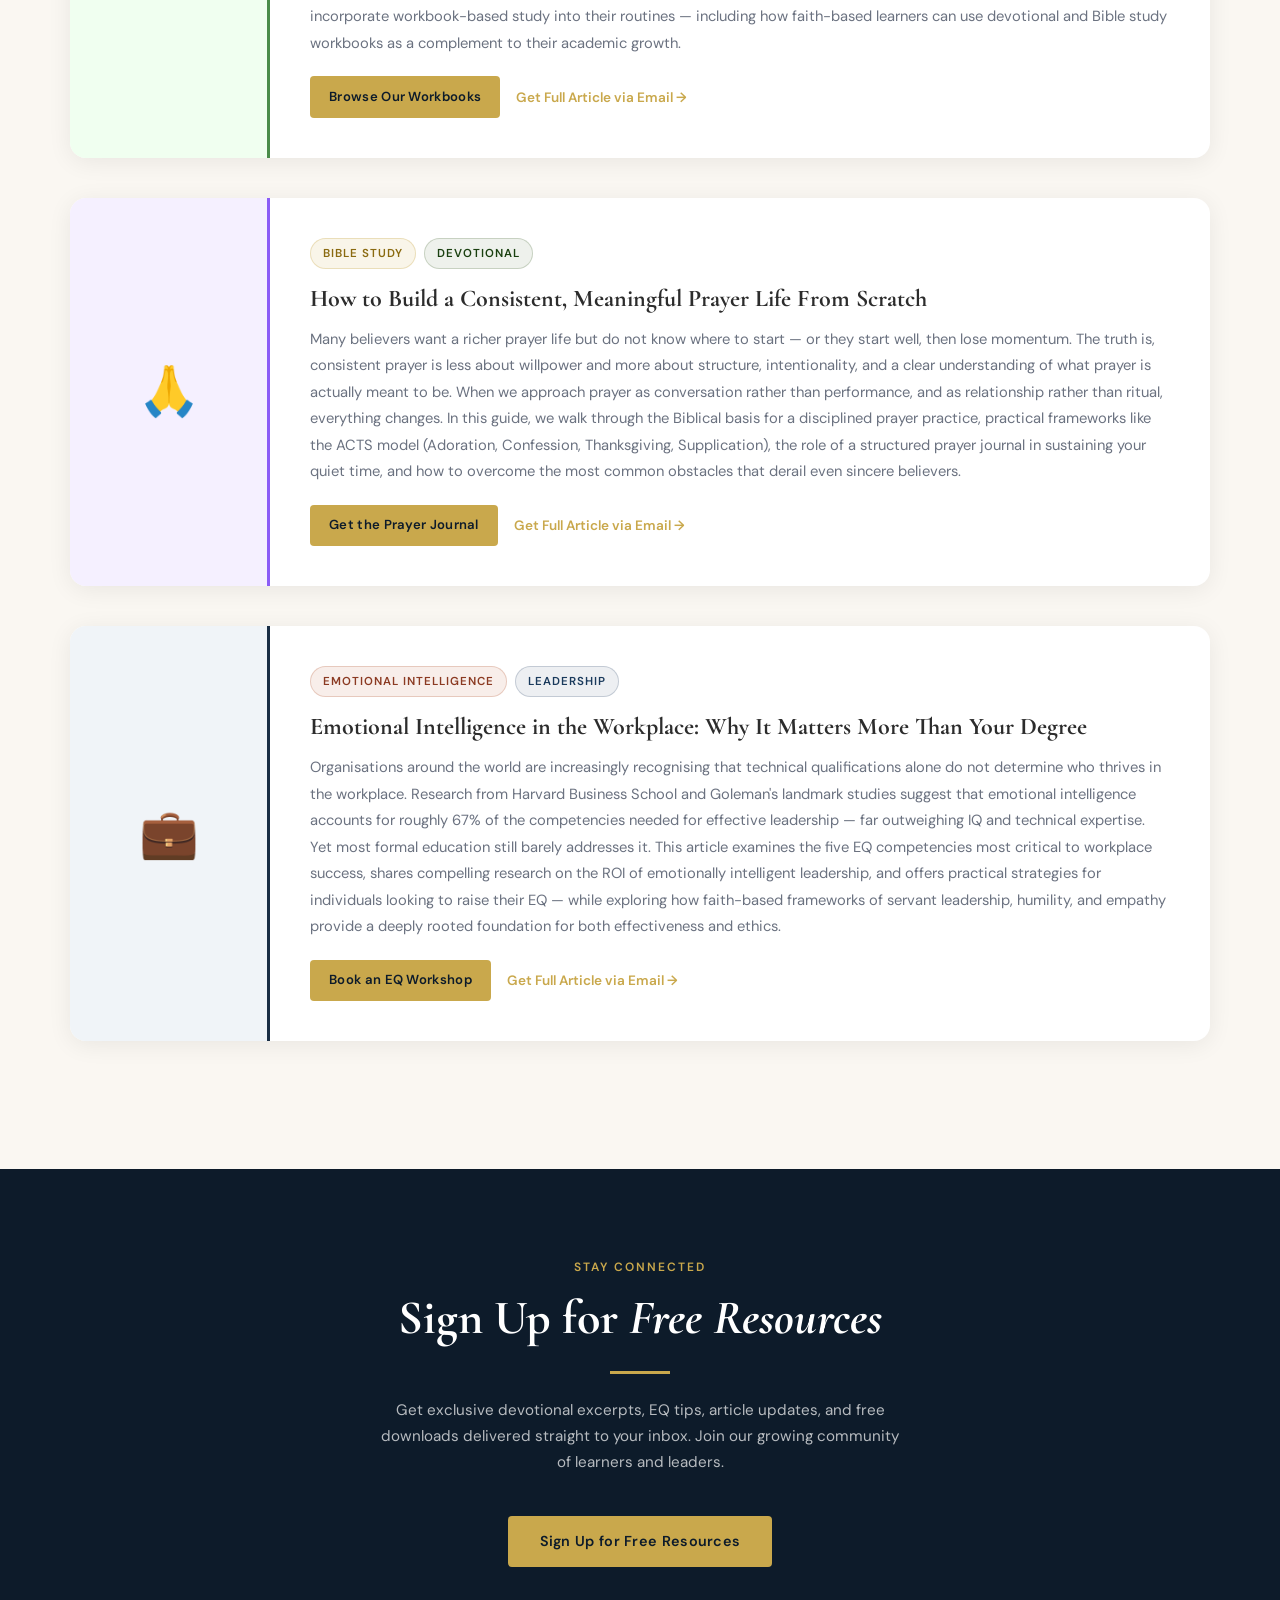
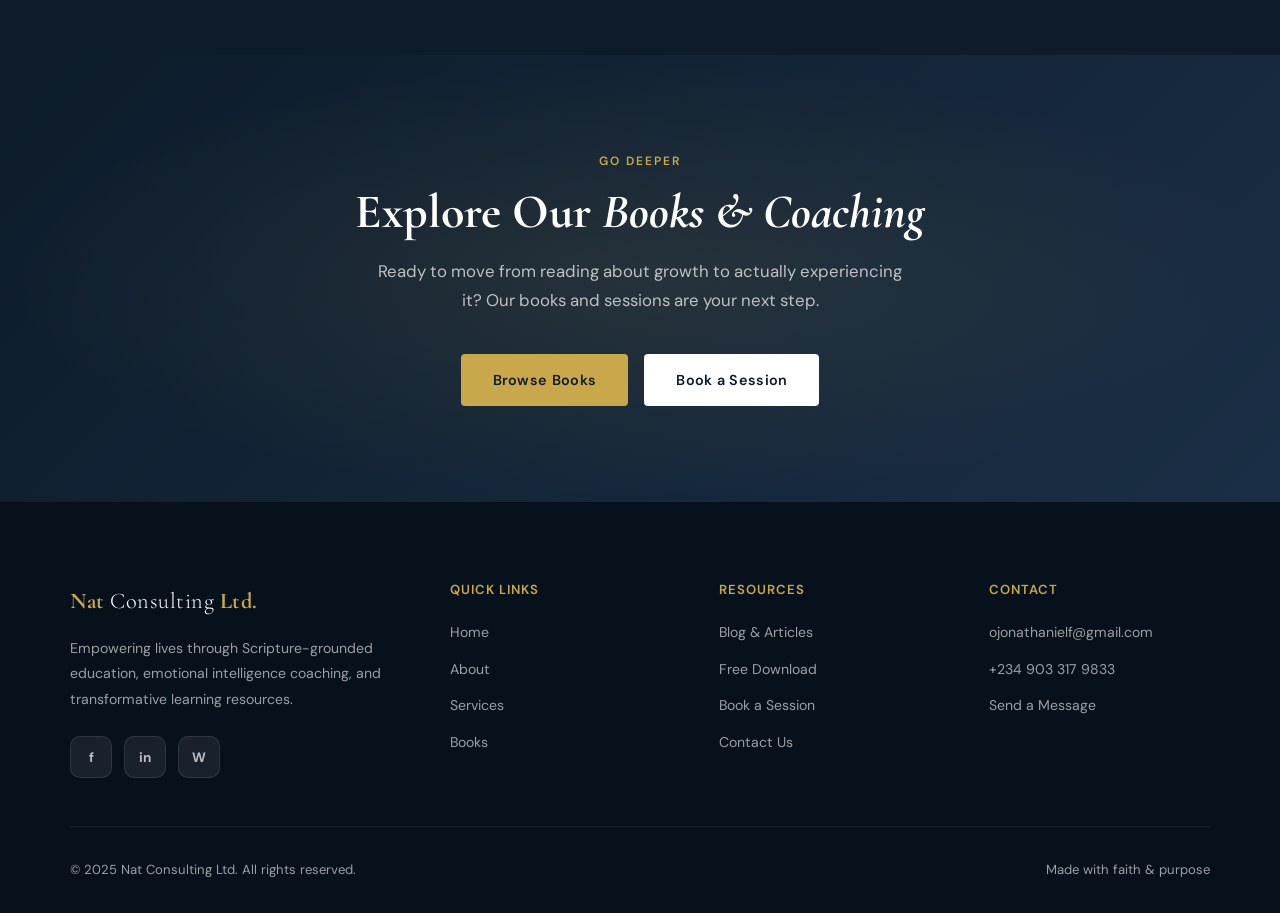
<file: blog.html>
<!DOCTYPE html>
<html lang="en">
<head>
<meta charset="UTF-8"/><meta name="viewport" content="width=device-width,initial-scale=1.0"/>
<title>Blog & Resources | Nat Consulting Ltd.</title>
<meta name="description" content="Articles on Bible study, personal development, emotional intelligence, and education from Nat Consulting Ltd."/>
<link rel="preconnect" href="https://fonts.googleapis.com"/><link rel="preconnect" href="https://fonts.gstatic.com" crossorigin/>
<link href="https://fonts.googleapis.com/css2?family=Cormorant+Garamond:ital,wght@0,300;0,400;0,600;0,700;1,400&family=DM+Sans:opsz,wght@9..40,300;9..40,400;9..40,500;9..40,600&display=swap" rel="stylesheet"/>
<style>
@import url('https://fonts.googleapis.com/css2?family=Cormorant+Garamond:ital,wght@0,300;0,400;0,600;0,700;1,400&family=DM+Sans:opsz,wght@9..40,300;9..40,400;9..40,500;9..40,600&display=swap');
:root{--gold:#C9A84C;--gold-light:#E8C97A;--deep:#0D1B2A;--navy:#1A2E45;--cream:#FAF7F2;--warm:#F5EFE4;--text:#2C2C2C;--muted:#6B7280;--white:#FFFFFF;--accent:#B85C38}
*,*::before,*::after{box-sizing:border-box;margin:0;padding:0}
html{scroll-behavior:smooth}
body{font-family:'DM Sans',sans-serif;color:var(--text);background:var(--cream);line-height:1.7;overflow-x:hidden}
h1,h2,h3,h4{font-family:'Cormorant Garamond',serif;line-height:1.2}
a{text-decoration:none;color:inherit}
img{max-width:100%;display:block}

/* NAV */
nav{position:fixed;top:0;left:0;right:0;z-index:100;background:rgba(13,27,42,0.97);backdrop-filter:blur(12px);padding:0 5%;display:flex;align-items:center;justify-content:space-between;height:70px;border-bottom:1px solid rgba(201,168,76,0.2);transition:box-shadow 0.3s}
.nav-logo{font-family:'Cormorant Garamond',serif;font-size:1.4rem;font-weight:700;color:var(--gold);letter-spacing:0.5px}
.nav-logo span{color:var(--white);font-weight:300}
.nav-links{display:flex;gap:2rem;list-style:none}
.nav-links a{color:rgba(255,255,255,0.8);font-size:0.88rem;font-weight:500;letter-spacing:0.3px;transition:color 0.2s}
.nav-links a:hover,.nav-links a.active{color:var(--gold)}
.nav-cta{background:var(--gold) !important;color:var(--deep) !important;padding:0.45rem 1.2rem;border-radius:4px;font-weight:600 !important;transition:background 0.2s !important}
.nav-cta:hover{background:var(--gold-light) !important}
.hamburger{display:none;flex-direction:column;gap:5px;cursor:pointer;padding:4px}
.hamburger span{display:block;width:24px;height:2px;background:var(--white);transition:0.3s}
.mobile-menu{display:none;position:fixed;top:70px;left:0;right:0;background:rgba(13,27,42,0.98);padding:1.5rem 5%;z-index:99;flex-direction:column;gap:0.75rem;border-bottom:1px solid rgba(201,168,76,0.2)}
.mobile-menu.open{display:flex}
.mobile-menu a{color:rgba(255,255,255,0.8);font-size:1rem;padding:0.6rem 0;border-bottom:1px solid rgba(255,255,255,0.07);transition:color 0.2s}
.mobile-menu a:last-child{border:none;color:var(--gold);font-weight:600}
.mobile-menu a:hover{color:var(--gold)}

/* BUTTONS */
.btn{display:inline-block;padding:0.85rem 2rem;border-radius:4px;font-family:'DM Sans',sans-serif;font-weight:600;font-size:0.9rem;letter-spacing:0.3px;cursor:pointer;transition:all 0.25s;border:none;text-align:center}
.btn-gold{background:var(--gold);color:var(--deep)}
.btn-gold:hover{background:var(--gold-light);transform:translateY(-2px);box-shadow:0 8px 24px rgba(201,168,76,0.35)}
.btn-outline{background:transparent;border:2px solid var(--gold);color:var(--gold)}
.btn-outline:hover{background:var(--gold);color:var(--deep);transform:translateY(-2px)}
.btn-dark{background:var(--deep);color:var(--white)}
.btn-dark:hover{background:var(--navy);transform:translateY(-2px)}
.btn-white{background:var(--white);color:var(--deep)}
.btn-white:hover{background:var(--cream);transform:translateY(-2px)}

/* LAYOUT */
.section{padding:5.5rem 5%}
.section-dark{background:var(--deep);color:var(--white)}
.section-navy{background:var(--navy);color:var(--white)}
.section-warm{background:var(--warm)}
.section-cream{background:var(--cream)}
.container{max-width:1140px;margin:0 auto}
.section-label{font-size:0.75rem;font-weight:600;letter-spacing:2px;text-transform:uppercase;color:var(--gold);margin-bottom:0.75rem;display:block}
.section-title{font-size:clamp(2rem,4vw,3rem);margin-bottom:1.25rem}
.section-subtitle{font-size:1.05rem;color:var(--muted);max-width:600px;line-height:1.8}
.section-dark .section-subtitle,.section-navy .section-subtitle{color:rgba(255,255,255,0.7)}
.divider{width:60px;height:3px;background:var(--gold);margin:1.25rem 0}
.text-center{text-align:center}
.text-center .divider{margin:1.25rem auto}
.text-center .section-subtitle{margin:0 auto}
.grid-2{display:grid;grid-template-columns:1fr 1fr;gap:3rem;align-items:center}
.grid-3{display:grid;grid-template-columns:repeat(3,1fr);gap:2rem}
.grid-4{display:grid;grid-template-columns:repeat(4,1fr);gap:1.5rem}

/* HERO */
.hero{min-height:100vh;background:linear-gradient(135deg,var(--deep) 0%,#0a2540 50%,#1a1a2e 100%);display:flex;align-items:center;position:relative;overflow:hidden;padding-top:70px}
.hero::before{content:'';position:absolute;inset:0;background:radial-gradient(ellipse at 70% 50%,rgba(201,168,76,0.12) 0%,transparent 65%)}
.hero-grid-bg{position:absolute;inset:0;opacity:0.04;background-image:repeating-linear-gradient(0deg,transparent,transparent 60px,rgba(255,255,255,0.5) 60px,rgba(255,255,255,0.5) 61px),repeating-linear-gradient(90deg,transparent,transparent 60px,rgba(255,255,255,0.5) 60px,rgba(255,255,255,0.5) 61px)}
.hero-inner{position:relative;z-index:2;max-width:1140px;margin:0 auto;padding:4rem 5%;display:grid;grid-template-columns:1.2fr 1fr;gap:5rem;align-items:center}
.hero-badge{display:inline-flex;align-items:center;gap:0.5rem;background:rgba(201,168,76,0.15);border:1px solid rgba(201,168,76,0.3);color:var(--gold-light);font-size:0.78rem;font-weight:600;letter-spacing:1.5px;text-transform:uppercase;padding:0.4rem 1rem;border-radius:50px;margin-bottom:1.5rem}
.hero h1{font-size:clamp(2.8rem,5vw,4.2rem);color:var(--white);margin-bottom:1.25rem;font-weight:600}
.hero h1 em{font-style:italic;color:var(--gold)}
.hero-desc{font-size:1.1rem;color:rgba(255,255,255,0.75);margin-bottom:2.5rem;line-height:1.85;max-width:520px}
.hero-actions{display:flex;gap:1rem;flex-wrap:wrap;margin-bottom:3rem}
.hero-stats{display:flex;gap:2.5rem;padding-top:2rem;border-top:1px solid rgba(255,255,255,0.1)}
.stat-num{font-family:'Cormorant Garamond',serif;font-size:2.2rem;font-weight:700;color:var(--gold);line-height:1}
.stat-label{font-size:0.82rem;color:rgba(255,255,255,0.5);margin-top:0.25rem}
.hero-visual{display:flex;justify-content:center;align-items:center}
.card-stack{position:relative;width:300px;height:380px}
.hcard{position:absolute;width:240px;height:300px;border-radius:12px;display:flex;flex-direction:column;justify-content:flex-end;padding:1.5rem;box-shadow:0 20px 60px rgba(0,0,0,0.5)}
.hcard:nth-child(1){background:linear-gradient(145deg,#B85C38,#8B3A22);top:0;left:0;transform:rotate(-6deg)}
.hcard:nth-child(2){background:linear-gradient(145deg,var(--navy),#0a1628);top:30px;left:40px;transform:rotate(-1deg);z-index:2;animation:floatCard 5s ease-in-out infinite}
.hcard:nth-child(3){background:linear-gradient(145deg,#2d5016,#1a3009);top:60px;left:80px;transform:rotate(4deg);z-index:1}
.hcard-title{font-family:'Cormorant Garamond',serif;font-size:1.1rem;color:var(--white);font-weight:600;margin-bottom:0.3rem}
.hcard-sub{font-size:0.72rem;color:rgba(255,255,255,0.6);letter-spacing:1px;text-transform:uppercase}
@keyframes floatCard{0%,100%{transform:translateY(0) rotate(-1deg)}50%{transform:translateY(-10px) rotate(-1deg)}}

/* TRUST BAR */
.trust-bar{background:var(--white);padding:1.5rem 5%;border-bottom:1px solid rgba(0,0,0,0.07)}
.trust-inner{max-width:1140px;margin:0 auto;display:flex;align-items:center;justify-content:center;gap:2.5rem;flex-wrap:wrap}
.trust-item{display:flex;align-items:center;gap:0.6rem;font-size:0.85rem;font-weight:500;color:var(--muted)}

/* SCRIPTURE BANNER */
.scripture-banner{background:var(--warm);padding:3rem 5%;text-align:center;border-top:3px solid var(--gold);border-bottom:3px solid var(--gold)}
.scripture-text{font-family:'Cormorant Garamond',serif;font-size:clamp(1.3rem,3vw,2rem);font-style:italic;color:var(--deep);max-width:700px;margin:0 auto 0.75rem;line-height:1.5}
.scripture-ref{font-size:0.82rem;font-weight:600;letter-spacing:1px;color:var(--gold);text-transform:uppercase}

/* CARDS */
.card{background:var(--white);border-radius:12px;padding:2rem;box-shadow:0 2px 20px rgba(0,0,0,0.06);transition:transform 0.3s,box-shadow 0.3s}
.card:hover{transform:translateY(-6px);box-shadow:0 12px 40px rgba(0,0,0,0.12)}
.card-icon{width:52px;height:52px;background:linear-gradient(135deg,rgba(201,168,76,0.15),rgba(201,168,76,0.05));border:1px solid rgba(201,168,76,0.25);border-radius:12px;display:flex;align-items:center;justify-content:center;font-size:1.4rem;margin-bottom:1.25rem}
.card h3{font-size:1.3rem;margin-bottom:0.75rem}
.card p{font-size:0.92rem;color:var(--muted);line-height:1.75}

/* BOOK CARDS */
.book-card{background:var(--white);border-radius:16px;overflow:hidden;box-shadow:0 4px 24px rgba(0,0,0,0.08);transition:transform 0.3s,box-shadow 0.3s;display:flex;flex-direction:column}
.book-card:hover{transform:translateY(-8px);box-shadow:0 16px 48px rgba(0,0,0,0.15)}
.book-cover{height:220px;display:flex;align-items:center;justify-content:center;font-size:4rem}
.bc1{background:linear-gradient(145deg,#1a3a5c,#0d2035)}
.bc2{background:linear-gradient(145deg,#2d1a4a,#1a0d2e)}
.bc3{background:linear-gradient(145deg,#1a3a1a,#0d2010)}
.book-body{padding:1.5rem;flex:1;display:flex;flex-direction:column}
.book-tag{display:inline-block;font-size:0.7rem;font-weight:600;letter-spacing:1.5px;text-transform:uppercase;color:var(--gold);background:rgba(201,168,76,0.1);border:1px solid rgba(201,168,76,0.2);padding:0.25rem 0.7rem;border-radius:50px;margin-bottom:0.75rem}
.book-body h3{font-size:1.25rem;margin-bottom:0.75rem;color:var(--deep)}
.book-body p{font-size:0.88rem;color:var(--muted);line-height:1.75;flex:1;margin-bottom:1.5rem}
.book-actions{display:flex;gap:0.75rem;flex-wrap:wrap}
.book-actions .btn{font-size:0.82rem;padding:0.6rem 1.1rem}

/* SERVICE CARDS */
.svc-card{background:rgba(255,255,255,0.05);border:1px solid rgba(201,168,76,0.2);border-radius:16px;padding:2.5rem;transition:all 0.3s}
.svc-card:hover{background:rgba(201,168,76,0.08);border-color:rgba(201,168,76,0.5);transform:translateY(-4px)}
.svc-num{font-family:'Cormorant Garamond',serif;font-size:3.5rem;font-weight:700;color:rgba(201,168,76,0.2);line-height:1;margin-bottom:1rem}
.svc-card h3{font-size:1.5rem;color:var(--white);margin-bottom:0.75rem}
.svc-card p{color:rgba(255,255,255,0.65);font-size:0.92rem;line-height:1.8;margin-bottom:1.5rem}
.svc-list{list-style:none;display:flex;flex-direction:column;gap:0.5rem}
.svc-list li{font-size:0.85rem;color:rgba(255,255,255,0.6);display:flex;align-items:center;gap:0.5rem}
.svc-list li::before{content:'✦';color:var(--gold);font-size:0.6rem;flex-shrink:0}

/* TESTIMONIALS */
.testi{background:var(--white);border-radius:16px;padding:2.5rem;box-shadow:0 4px 24px rgba(0,0,0,0.06);position:relative}
.testi::before{content:'\201C';font-family:'Cormorant Garamond',serif;font-size:6rem;color:var(--gold);opacity:0.2;position:absolute;top:-1rem;left:1.5rem;line-height:1}
.testi p{font-size:0.95rem;color:var(--text);line-height:1.85;margin-bottom:1.5rem;font-style:italic}
.testi-author{display:flex;align-items:center;gap:0.75rem}
.avatar{width:44px;height:44px;border-radius:50%;background:linear-gradient(135deg,var(--gold),var(--accent));display:flex;align-items:center;justify-content:center;font-family:'Cormorant Garamond',serif;font-weight:700;color:var(--white);font-size:1.1rem;flex-shrink:0}
.author-name{font-weight:600;font-size:0.9rem}
.author-role{font-size:0.78rem;color:var(--muted)}

/* BLOG CARDS */
.blog-card{background:var(--white);border-radius:12px;overflow:hidden;box-shadow:0 2px 16px rgba(0,0,0,0.06);transition:transform 0.3s,box-shadow 0.3s;display:flex;flex-direction:column}
.blog-card:hover{transform:translateY(-5px);box-shadow:0 10px 36px rgba(0,0,0,0.12)}
.blog-thumb{height:180px;display:flex;align-items:center;justify-content:center;font-size:3rem}
.bt1{background:#f0f5ff;border-bottom:3px solid var(--gold)}
.bt2{background:#fff5f0;border-bottom:3px solid var(--accent)}
.bt3{background:#f0fff0;border-bottom:3px solid #4a8c4a}
.bt4{background:#f5f0ff;border-bottom:3px solid #8B5CF6}
.bt5{background:#f0f4f8;border-bottom:3px solid var(--navy)}
.blog-body{padding:1.5rem;flex:1;display:flex;flex-direction:column}
.blog-cat{font-size:0.7rem;font-weight:600;letter-spacing:1.2px;text-transform:uppercase;color:var(--gold)}
.blog-date{font-size:0.75rem;color:var(--muted)}
.blog-body h3{font-size:1.1rem;margin-bottom:0.75rem;margin-top:0.5rem}
.blog-body p{font-size:0.88rem;color:var(--muted);line-height:1.7;flex:1;margin-bottom:1rem}
.read-more{font-size:0.82rem;font-weight:600;color:var(--gold);display:inline-flex;align-items:center;gap:0.3rem;transition:gap 0.2s}
.read-more:hover{gap:0.6rem}

/* VALUES */
.values-grid{display:grid;grid-template-columns:1fr 1fr;gap:1rem;margin:1.5rem 0}
.value-item{display:flex;align-items:flex-start;gap:0.75rem;padding:1rem;background:var(--warm);border-radius:10px}
.value-icon{font-size:1.2rem;flex-shrink:0;margin-top:0.1rem}
.value-name{font-weight:600;font-size:0.88rem;margin-bottom:0.2rem}
.value-desc{font-size:0.8rem;color:var(--muted)}

/* PAGE HERO */
.page-hero{background:linear-gradient(135deg,var(--deep),var(--navy));padding:8rem 5% 5rem;text-align:center;position:relative;overflow:hidden}
.page-hero::before{content:'';position:absolute;inset:0;background:radial-gradient(ellipse at 50% 100%,rgba(201,168,76,0.08),transparent 60%)}
.page-hero>*{position:relative}
.page-hero h1{font-size:clamp(2.5rem,5vw,4rem);color:var(--white);margin-bottom:1rem}
.page-hero p{font-size:1.1rem;color:rgba(255,255,255,0.7);max-width:600px;margin:0 auto}
.breadcrumb{display:flex;align-items:center;justify-content:center;gap:0.5rem;font-size:0.8rem;color:rgba(255,255,255,0.5);margin-bottom:1rem}
.breadcrumb a{color:rgba(255,255,255,0.5);transition:color 0.2s}
.breadcrumb a:hover{color:var(--gold)}
.breadcrumb span{color:var(--gold)}

/* CTA BANNER */
.cta-banner{background:linear-gradient(135deg,var(--deep) 0%,#1a2e45 100%);padding:6rem 5%;text-align:center;position:relative;overflow:hidden}
.cta-banner::before{content:'';position:absolute;inset:0;background:radial-gradient(ellipse at center,rgba(201,168,76,0.1) 0%,transparent 70%)}
.cta-banner>*{position:relative;z-index:1}
.cta-banner h2{font-size:clamp(2rem,4vw,3rem);color:var(--white);margin-bottom:1rem}
.cta-banner p{color:rgba(255,255,255,0.7);font-size:1.05rem;max-width:540px;margin:0 auto 2.5rem}
.cta-actions{display:flex;gap:1rem;justify-content:center;flex-wrap:wrap}

/* ABOUT IMG */
.about-img-frame{width:100%;aspect-ratio:4/5;background:linear-gradient(145deg,var(--navy),var(--deep));border-radius:16px;display:flex;align-items:center;justify-content:center;font-size:6rem;position:relative;overflow:hidden}
.about-img-frame::after{content:'';position:absolute;bottom:0;left:0;right:0;height:40%;background:linear-gradient(to top,rgba(13,27,42,0.7),transparent)}
.about-wrap{position:relative}
.about-accent{position:absolute;bottom:-1.5rem;right:-1.5rem;background:var(--gold);color:var(--deep);padding:1.25rem 1.5rem;border-radius:12px;box-shadow:0 8px 30px rgba(201,168,76,0.35);z-index:2}
.accent-num{font-family:'Cormorant Garamond',serif;font-size:2.5rem;font-weight:700;line-height:1}
.accent-text{font-size:0.78rem;font-weight:600}
.prose p{font-size:0.95rem;color:var(--muted);line-height:1.85;margin-bottom:1.25rem}
.prose h3{font-size:1.4rem;margin-bottom:0.75rem;margin-top:2rem}
.prose ul{list-style:none;padding:0}
.prose ul li{padding:0.4rem 0 0.4rem 1.5rem;position:relative;font-size:0.92rem;color:var(--muted)}
.prose ul li::before{content:'✦';color:var(--gold);font-size:0.6rem;position:absolute;left:0;top:0.65rem}

/* CONTACT */
.contact-form-wrap{background:var(--white);border-radius:20px;padding:2.5rem;box-shadow:0 8px 40px rgba(0,0,0,0.08)}
.form-row{display:grid;grid-template-columns:1fr 1fr;gap:1.25rem;margin-bottom:1.25rem}
.form-group{display:flex;flex-direction:column;gap:0.4rem}
.form-group.full{grid-column:1/-1}
label{font-size:0.82rem;font-weight:600;color:var(--text);letter-spacing:0.3px}
input,textarea,select{border:1.5px solid rgba(0,0,0,0.1);border-radius:8px;padding:0.8rem 1rem;font-family:'DM Sans',sans-serif;font-size:0.92rem;color:var(--text);background:var(--cream);transition:border-color 0.2s,box-shadow 0.2s;outline:none;resize:vertical}
input:focus,textarea:focus,select:focus{border-color:var(--gold);box-shadow:0 0 0 3px rgba(201,168,76,0.12)}
.contact-info-card{background:var(--deep);border-radius:20px;padding:2.5rem;color:var(--white);height:100%}
.contact-info-card h3{font-size:1.8rem;color:var(--white);margin-bottom:0.75rem}
.contact-info-card>p{color:rgba(255,255,255,0.65);font-size:0.92rem;line-height:1.8;margin-bottom:2rem}
.c-detail{display:flex;align-items:flex-start;gap:1rem;margin-bottom:1.5rem}
.c-detail-icon{width:44px;height:44px;background:rgba(201,168,76,0.15);border:1px solid rgba(201,168,76,0.25);border-radius:10px;display:flex;align-items:center;justify-content:center;font-size:1rem;flex-shrink:0;color:var(--gold);font-weight:700}
.c-detail-text strong{display:block;font-size:0.78rem;color:var(--gold);margin-bottom:0.2rem;font-weight:600;letter-spacing:0.3px;text-transform:uppercase}
.c-detail-text a{color:rgba(255,255,255,0.8);font-size:0.92rem;transition:color 0.2s}
.c-detail-text a:hover{color:var(--gold)}
.social-row{display:flex;gap:0.75rem;margin-top:1.5rem}
.soc-btn{width:42px;height:42px;background:rgba(255,255,255,0.07);border:1px solid rgba(255,255,255,0.1);border-radius:10px;display:flex;align-items:center;justify-content:center;color:rgba(255,255,255,0.7);font-size:0.85rem;font-weight:700;transition:all 0.2s;cursor:pointer}
.soc-btn:hover{background:var(--gold);border-color:var(--gold);color:var(--deep)}
.wa-btn{display:flex;align-items:center;gap:0.75rem;background:#25D366;color:var(--white);padding:1rem 1.5rem;border-radius:12px;margin-top:1.5rem;font-weight:600;font-size:0.92rem;transition:all 0.2s;text-decoration:none}
.wa-btn:hover{background:#1fb858;transform:translateY(-2px);box-shadow:0 8px 24px rgba(37,211,102,0.3);color:var(--white)}

/* BOOK FULL */
.book-full{background:var(--white);border-radius:20px;overflow:hidden;box-shadow:0 8px 40px rgba(0,0,0,0.09);margin-bottom:3.5rem}
.book-full-inner{display:grid;grid-template-columns:320px 1fr;min-height:440px}
.book-full-cover{display:flex;align-items:center;justify-content:center;font-size:5rem}
.book-full-body{padding:3rem}
.book-feat-list{list-style:none;display:grid;grid-template-columns:1fr 1fr;gap:0.5rem;margin:1.25rem 0}
.book-feat-list li{font-size:0.85rem;color:var(--muted);display:flex;align-items:center;gap:0.5rem}
.book-feat-list li::before{content:'✦';color:var(--gold);font-size:0.6rem}
.price-badge{display:inline-flex;align-items:center;gap:0.5rem;background:rgba(201,168,76,0.1);border:1.5px solid rgba(201,168,76,0.3);color:var(--gold);padding:0.4rem 1rem;border-radius:50px;font-size:0.82rem;font-weight:600;margin-bottom:1rem}
.canva-box{background:linear-gradient(135deg,#f5f3ff,#ede9fe);border:1.5px solid #a78bfa;border-radius:12px;padding:1.5rem;margin-top:1.5rem}
.canva-box h4{font-family:'DM Sans',sans-serif;font-size:0.78rem;font-weight:700;letter-spacing:1.2px;text-transform:uppercase;color:#6d28d9;margin-bottom:0.75rem}
.canva-box p{font-size:0.85rem;color:#4c1d95;line-height:1.7}

/* ARTICLE FULL */
.article-full{background:var(--white);border-radius:16px;overflow:hidden;box-shadow:0 4px 24px rgba(0,0,0,0.07);margin-bottom:2.5rem;display:grid;grid-template-columns:200px 1fr}
.art-thumb{display:flex;align-items:center;justify-content:center;font-size:3rem;min-height:200px}
.art-body{padding:2.5rem}
.art-body h3{font-size:1.5rem;margin-bottom:0.75rem}
.art-body p{font-size:0.92rem;color:var(--muted);line-height:1.8;margin-bottom:1.25rem}
.tag-row{display:flex;gap:0.5rem;flex-wrap:wrap;margin-bottom:1rem}
.tag{font-size:0.72rem;font-weight:600;letter-spacing:1px;text-transform:uppercase;padding:0.3rem 0.75rem;border-radius:50px}
.tag-bible{background:rgba(201,168,76,0.12);color:#8a6a10;border:1px solid rgba(201,168,76,0.3)}
.tag-eq{background:rgba(184,92,56,0.1);color:#8B3A22;border:1px solid rgba(184,92,56,0.25)}
.tag-edu{background:rgba(26,58,90,0.08);color:#1a3a5c;border:1px solid rgba(26,58,90,0.2)}
.tag-dev{background:rgba(45,80,22,0.08);color:#1a4010;border:1px solid rgba(45,80,22,0.2)}

/* FOOTER */
footer{background:#07111c;color:rgba(255,255,255,0.6);padding:5rem 5% 2rem}
.footer-grid{max-width:1140px;margin:0 auto;display:grid;grid-template-columns:1.5fr 1fr 1fr 1fr;gap:3rem;padding-bottom:3rem;border-bottom:1px solid rgba(255,255,255,0.07);margin-bottom:2rem}
.footer-brand p{font-size:0.88rem;line-height:1.8;margin:1rem 0 1.5rem}
.footer-col h4{font-family:'DM Sans',sans-serif;font-size:0.82rem;font-weight:600;letter-spacing:1px;text-transform:uppercase;color:var(--gold);margin-bottom:1.25rem}
.footer-col ul{list-style:none;display:flex;flex-direction:column;gap:0.6rem}
.footer-col li a{font-size:0.88rem;transition:color 0.2s}
.footer-col li a:hover{color:var(--gold)}
.footer-bottom{max-width:1140px;margin:0 auto;display:flex;align-items:center;justify-content:space-between;font-size:0.82rem;flex-wrap:wrap;gap:1rem}

/* SCROLL REVEAL */
.reveal{opacity:0;transform:translateY(28px);transition:opacity 0.65s ease,transform 0.65s ease}
.reveal.visible{opacity:1;transform:translateY(0)}

/* RESPONSIVE */
@media(max-width:900px){
  .grid-2,.hero-inner{grid-template-columns:1fr}
  .grid-3,.grid-4{grid-template-columns:repeat(2,1fr)}
  .hero-visual{display:none}
  .footer-grid{grid-template-columns:1fr 1fr}
  .form-row{grid-template-columns:1fr}
  .values-grid{grid-template-columns:1fr}
  .book-full-inner{grid-template-columns:1fr}
  .book-full-cover{min-height:200px}
  .article-full{grid-template-columns:1fr}
  .art-thumb{min-height:120px}
}
@media(max-width:640px){
  .nav-links{display:none}
  .hamburger{display:flex}
  .grid-3,.grid-4{grid-template-columns:1fr}
  .footer-grid{grid-template-columns:1fr}
  .section{padding:4rem 5%}
  .contact-form-wrap,.contact-info-card{padding:1.75rem}
}
</style>

<style>
.acard{background:#fff;border-radius:16px;overflow:hidden;box-shadow:0 4px 24px rgba(0,0,0,0.07);margin-bottom:2.5rem;display:grid;grid-template-columns:200px 1fr}
.athumb{display:flex;align-items:center;justify-content:center;font-size:3rem;min-height:200px}
.abody{padding:2.5rem}
.abody h3{font-size:1.5rem;margin-bottom:0.75rem}
.abody p{font-size:0.92rem;color:#6B7280;line-height:1.8;margin-bottom:1.25rem}
.trow{display:flex;gap:0.5rem;flex-wrap:wrap;margin-bottom:1rem}
.tag{font-size:0.72rem;font-weight:600;letter-spacing:1px;text-transform:uppercase;padding:0.3rem 0.75rem;border-radius:50px}
.tb{background:rgba(201,168,76,0.12);color:#8a6a10;border:1px solid rgba(201,168,76,0.3)}
.te{background:rgba(184,92,56,0.1);color:#8B3A22;border:1px solid rgba(184,92,56,0.25)}
.td{background:rgba(45,80,22,0.08);color:#1a4010;border:1px solid rgba(45,80,22,0.2)}
.tl{background:rgba(26,58,90,0.08);color:#1a3a5c;border:1px solid rgba(26,58,90,0.2)}
@media(max-width:640px){.acard{grid-template-columns:1fr}.athumb{min-height:120px}.abody{padding:1.5rem}}
</style>
</head>
<body>
<div id="nav-ph"></div>

<section class="page-hero">
  <div class="breadcrumb"><a href="index.html">Home</a> / <span>Blog</span></div>
  <h1>Blog &amp; <em>Resources</em></h1>
  <p>Articles, insights, and practical guides on Bible study, emotional intelligence, and purposeful learning.</p>
</section>

<section class="section section-cream">
<div class="container">

<div class="acard">
<div class="athumb" style="background:#f0f5ff;border-right:3px solid #C9A84C;">&#128214;</div>
<div class="abody">
<div class="trow"><span class="tag tb">Bible Study</span><span class="tag te">Emotional Intelligence</span></div>
<h3>5 Bible Characters Who Modelled Exceptional Emotional Intelligence</h3>
<p>Long before the term "emotional intelligence" was coined, the Bible was already presenting us with portraits of men and women who navigated complex emotions with extraordinary wisdom. We explore Joseph, Esther, Daniel, Abigail, and the Apostle Paul — examining how their responses to adversity reflect the very EQ competencies that modern research identifies as hallmarks of great leadership. Joseph's ability to regulate his emotions after years of betrayal; Esther's empathy and social intelligence in approaching the king; Daniel's self-awareness under cultural pressure — each story is a masterclass in emotional wisdom that still speaks directly to our lives today.</p>
<div style="display:flex;gap:1rem;flex-wrap:wrap;">
<a href="books.html#bible-character-study" class="btn btn-gold" style="font-size:0.82rem;padding:0.6rem 1.2rem;">Download Related Workbook</a>
<a href="contact.html" style="font-size:0.85rem;font-weight:600;color:#C9A84C;display:inline-flex;align-items:center;gap:0.3rem;">Get Full Article via Email &#8594;</a>
</div>
</div>
</div>

<div class="acard">
<div class="athumb" style="background:#fff5f0;border-right:3px solid #B85C38;">&#129504;</div>
<div class="abody">
<div class="trow"><span class="tag te">Emotional Intelligence</span><span class="tag td">Personal Development</span></div>
<h3>How to Build Emotional Resilience in a High-Pressure World</h3>
<p>Emotional resilience is not a fixed trait you either have or you do not — it is a skill that can be intentionally developed. In a world defined by relentless pace, constant change, and mounting pressures, the ability to stay grounded and emotionally regulated is essential. This article draws on both evidence-based psychological research and Biblical principles of steadfastness to present a practical, holistic framework for building resilience. We cover the role of emotional awareness, the power of cognitive reframing, the importance of community and spiritual anchoring, and concrete strategies for staying composed under pressure — whether you are a student, a professional, or a leader facing your hardest season.</p>
<div style="display:flex;gap:1rem;flex-wrap:wrap;">
<a href="books.html#eq-workbook" class="btn btn-gold" style="font-size:0.82rem;padding:0.6rem 1.2rem;">Get the EQ Workbook</a>
<a href="contact.html" style="font-size:0.85rem;font-weight:600;color:#C9A84C;display:inline-flex;align-items:center;gap:0.3rem;">Get Full Article via Email &#8594;</a>
</div>
</div>
</div>

<div class="acard">
<div class="athumb" style="background:#f0fff0;border-right:3px solid #4a8c4a;">&#127979;</div>
<div class="abody">
<div class="trow"><span class="tag tl">Education</span><span class="tag td">Personal Development</span></div>
<h3>Why Workbooks Are the Most Underrated Learning Tool for Students</h3>
<p>In an age dominated by video content, apps, and passive consumption, the humble workbook is more relevant than ever. Studies in cognitive science consistently show that active retrieval practice, spaced repetition, and reflective writing produce dramatically better learning outcomes than re-reading or watching alone. Workbooks, when well-designed, are engineered for exactly this kind of deep engagement. This article unpacks the educational science behind structured workbooks, explores what separates an effective workbook from a mere printout of questions, and provides a framework for students who want to incorporate workbook-based study into their routines — including how faith-based learners can use devotional and Bible study workbooks as a complement to their academic growth.</p>
<div style="display:flex;gap:1rem;flex-wrap:wrap;">
<a href="books.html" class="btn btn-gold" style="font-size:0.82rem;padding:0.6rem 1.2rem;">Browse Our Workbooks</a>
<a href="contact.html" style="font-size:0.85rem;font-weight:600;color:#C9A84C;display:inline-flex;align-items:center;gap:0.3rem;">Get Full Article via Email &#8594;</a>
</div>
</div>
</div>

<div class="acard">
<div class="athumb" style="background:#f5f0ff;border-right:3px solid #8B5CF6;">&#128591;</div>
<div class="abody">
<div class="trow"><span class="tag tb">Bible Study</span><span class="tag td">Devotional</span></div>
<h3>How to Build a Consistent, Meaningful Prayer Life From Scratch</h3>
<p>Many believers want a richer prayer life but do not know where to start — or they start well, then lose momentum. The truth is, consistent prayer is less about willpower and more about structure, intentionality, and a clear understanding of what prayer is actually meant to be. When we approach prayer as conversation rather than performance, and as relationship rather than ritual, everything changes. In this guide, we walk through the Biblical basis for a disciplined prayer practice, practical frameworks like the ACTS model (Adoration, Confession, Thanksgiving, Supplication), the role of a structured prayer journal in sustaining your quiet time, and how to overcome the most common obstacles that derail even sincere believers.</p>
<div style="display:flex;gap:1rem;flex-wrap:wrap;">
<a href="books.html#prayer-journal" class="btn btn-gold" style="font-size:0.82rem;padding:0.6rem 1.2rem;">Get the Prayer Journal</a>
<a href="contact.html" style="font-size:0.85rem;font-weight:600;color:#C9A84C;display:inline-flex;align-items:center;gap:0.3rem;">Get Full Article via Email &#8594;</a>
</div>
</div>
</div>

<div class="acard">
<div class="athumb" style="background:#f0f4f8;border-right:3px solid #1A2E45;">&#128188;</div>
<div class="abody">
<div class="trow"><span class="tag te">Emotional Intelligence</span><span class="tag tl">Leadership</span></div>
<h3>Emotional Intelligence in the Workplace: Why It Matters More Than Your Degree</h3>
<p>Organisations around the world are increasingly recognising that technical qualifications alone do not determine who thrives in the workplace. Research from Harvard Business School and Goleman's landmark studies suggest that emotional intelligence accounts for roughly 67% of the competencies needed for effective leadership — far outweighing IQ and technical expertise. Yet most formal education still barely addresses it. This article examines the five EQ competencies most critical to workplace success, shares compelling research on the ROI of emotionally intelligent leadership, and offers practical strategies for individuals looking to raise their EQ — while exploring how faith-based frameworks of servant leadership, humility, and empathy provide a deeply rooted foundation for both effectiveness and ethics.</p>
<div style="display:flex;gap:1rem;flex-wrap:wrap;">
<a href="contact.html" class="btn btn-gold" style="font-size:0.82rem;padding:0.6rem 1.2rem;">Book an EQ Workshop</a>
<a href="contact.html" style="font-size:0.85rem;font-weight:600;color:#C9A84C;display:inline-flex;align-items:center;gap:0.3rem;">Get Full Article via Email &#8594;</a>
</div>
</div>
</div>

</div>
</section>

<section class="section section-dark">
<div class="container text-center">
<span class="section-label">Stay Connected</span>
<h2 class="section-title" style="color:#fff;">Sign Up for <em>Free Resources</em></h2>
<div class="divider" style="margin:1.5rem auto;"></div>
<p style="color:rgba(255,255,255,0.7);font-size:0.95rem;max-width:520px;margin:0 auto 2.5rem;">Get exclusive devotional excerpts, EQ tips, article updates, and free downloads delivered straight to your inbox. Join our growing community of learners and leaders.</p>
<a href="contact.html" class="btn btn-gold">Sign Up for Free Resources</a>
</div>
</section>

<section class="cta-banner">
<span class="section-label">Go Deeper</span>
<h2>Explore Our <em>Books &amp; Coaching</em></h2>
<p>Ready to move from reading about growth to actually experiencing it? Our books and sessions are your next step.</p>
<div class="cta-actions">
<a href="books.html" class="btn btn-gold">Browse Books</a>
<a href="contact.html" class="btn btn-white">Book a Session</a>
</div>
</section>

<div id="footer-ph"></div>
<script>
// NAV
(function(){
  var pages=[
    {href:'index.html',label:'Home'},
    {href:'about.html',label:'About'},
    {href:'services.html',label:'Services'},
    {href:'books.html',label:'Books'},
    {href:'blog.html',label:'Blog'},
    {href:'eq-assessment.html',label:'EQ Test'},{href:'contact.html',label:'Contact'}
  ];
  var cur=window.location.pathname.split('/').pop()||'index.html';
  var links=pages.map(function(p){return'<li><a href="'+p.href+'"'+(p.href===cur?' class="active"':'')+'>'+p.label+'</a></li>';}).join('');
  var mlinks=pages.map(function(p){return'<a href="'+p.href+'"'+(p.href===cur?' class="active"':'')+'>'+p.label+'</a>';}).join('');
  document.getElementById('nav-ph').innerHTML=
    '<nav id="mainNav">'+
      '<a href="index.html" class="nav-logo">Nat <span>Consulting</span></a>'+
      '<ul class="nav-links">'+links+
        '<li><a href="contact.html" class="nav-cta">Book a Session</a></li>'+
      '</ul>'+
      '<div class="hamburger" id="hbg"><span></span><span></span><span></span></div>'+
    '</nav>'+
    '<div class="mobile-menu" id="mmenu">'+mlinks+
      '<a href="contact.html">Book a Session →</a>'+
    '</div>';

  document.getElementById('hbg').addEventListener('click',function(){
    document.getElementById('mmenu').classList.toggle('open');
  });
  document.querySelectorAll('.mobile-menu a').forEach(function(l){
    l.addEventListener('click',function(){document.getElementById('mmenu').classList.remove('open');});
  });
  window.addEventListener('scroll',function(){
    document.getElementById('mainNav').style.boxShadow=window.scrollY>20?'0 4px 30px rgba(0,0,0,0.3)':'none';
  });
})();

// FOOTER
(function(){
  document.getElementById('footer-ph').innerHTML=
    '<footer>'+
      '<div class="footer-grid">'+
        '<div class="footer-brand">'+
          '<a href="index.html" class="nav-logo" style="display:block;margin-bottom:1rem;">Nat <span>Consulting</span> Ltd.</a>'+
          '<p>Empowering lives through Scripture-grounded education, emotional intelligence coaching, and transformative learning resources.</p>'+
          '<div class="social-row">'+
            '<a href="https://www.facebook.com/ojo.nathaniel3?mibextid=ZbWKwL" target="_blank" class="soc-btn" title="Facebook">f</a>'+
            '<a href="https://www.linkedin.com/in/nathanielojo" target="_blank" class="soc-btn" title="LinkedIn">in</a>'+
            '<a href="https://wa.me/2349033179833" target="_blank" class="soc-btn" title="WhatsApp">W</a>'+
          '</div>'+
        '</div>'+
        '<div class="footer-col"><h4>Quick Links</h4><ul>'+
          '<li><a href="index.html">Home</a></li>'+
          '<li><a href="about.html">About</a></li>'+
          '<li><a href="services.html">Services</a></li>'+
          '<li><a href="books.html">Books</a></li>'+
        '</ul></div>'+
        '<div class="footer-col"><h4>Resources</h4><ul>'+
          '<li><a href="blog.html">Blog &amp; Articles</a></li>'+
          '<li><a href="books.html">Free Download</a></li>'+
          '<li><a href="contact.html">Book a Session</a></li>'+
          '<li><a href="contact.html">Contact Us</a></li>'+
        '</ul></div>'+
        '<div class="footer-col"><h4>Contact</h4><ul>'+
          '<li><a href="mailto:ojonathanielf@gmail.com">ojonathanielf@gmail.com</a></li>'+
          '<li><a href="https://wa.me/2349033179833">+234 903 317 9833</a></li>'+
          '<li><a href="contact.html">Send a Message</a></li>'+
        '</ul></div>'+
      '</div>'+
      '<div class="footer-bottom">'+
        '<span>&copy; 2025 Nat Consulting Ltd. All rights reserved.</span>'+
        '<span>Made with faith &amp; purpose</span>'+
      '</div>'+
    '</footer>';
})();

// SCROLL REVEAL
(function(){
  var els=document.querySelectorAll('.card,.book-card,.svc-card,.blog-card,.testi,.article-full,.book-full,.value-item');
  var obs=new IntersectionObserver(function(entries){
    entries.forEach(function(e){if(e.isIntersecting)e.target.classList.add('visible');});
  },{threshold:0.1,rootMargin:'0px 0px -40px 0px'});
  els.forEach(function(el){el.classList.add('reveal');obs.observe(el);});
})();

// CONTACT FORM
(function(){
  var f=document.getElementById('contactForm');
  if(!f)return;
  f.addEventListener('submit',function(e){
    var btn=f.querySelector('button[type=submit]');
    btn.textContent='Sending...';
    // Formspree handles submission natively; this just gives feedback on success
    setTimeout(function(){
      btn.textContent='Message Sent! ✓';
      btn.style.background='#25D366';
    },1200);
  });
})();
</script>

</body>
</html>
</file>
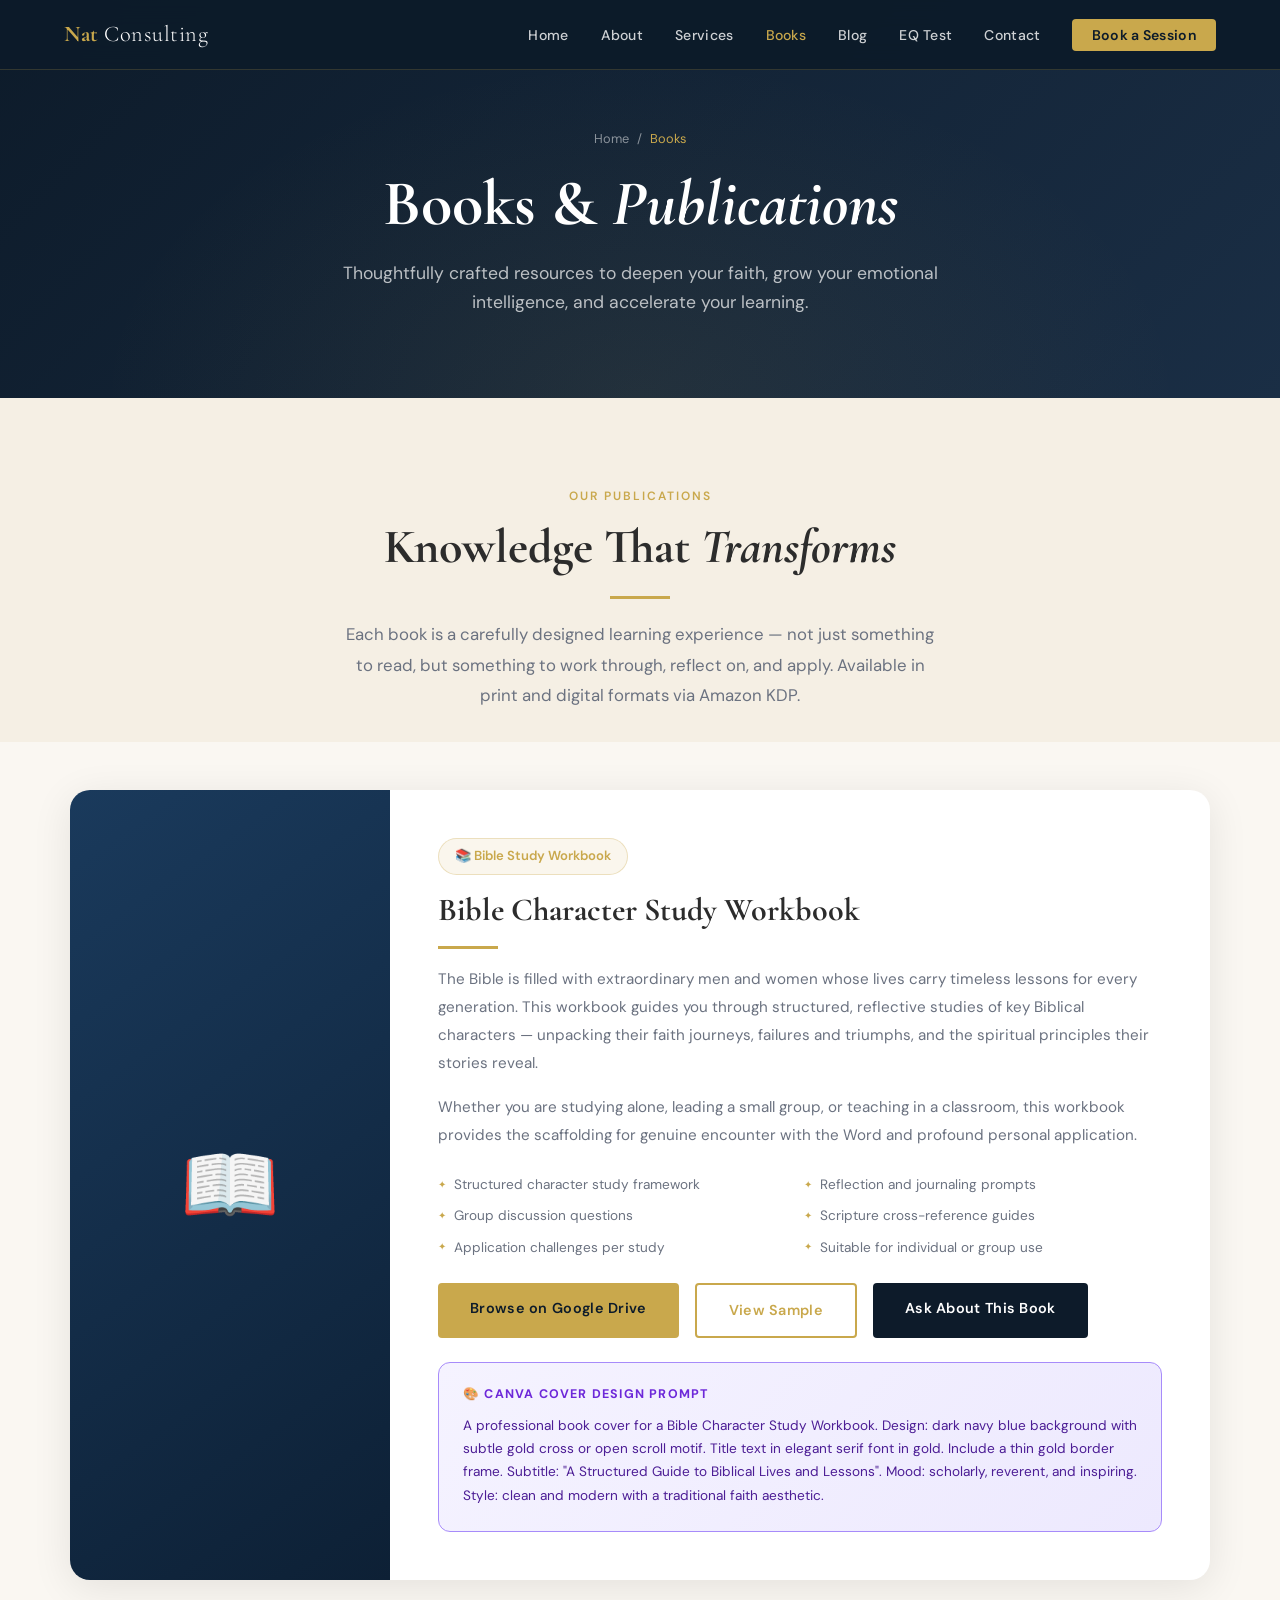
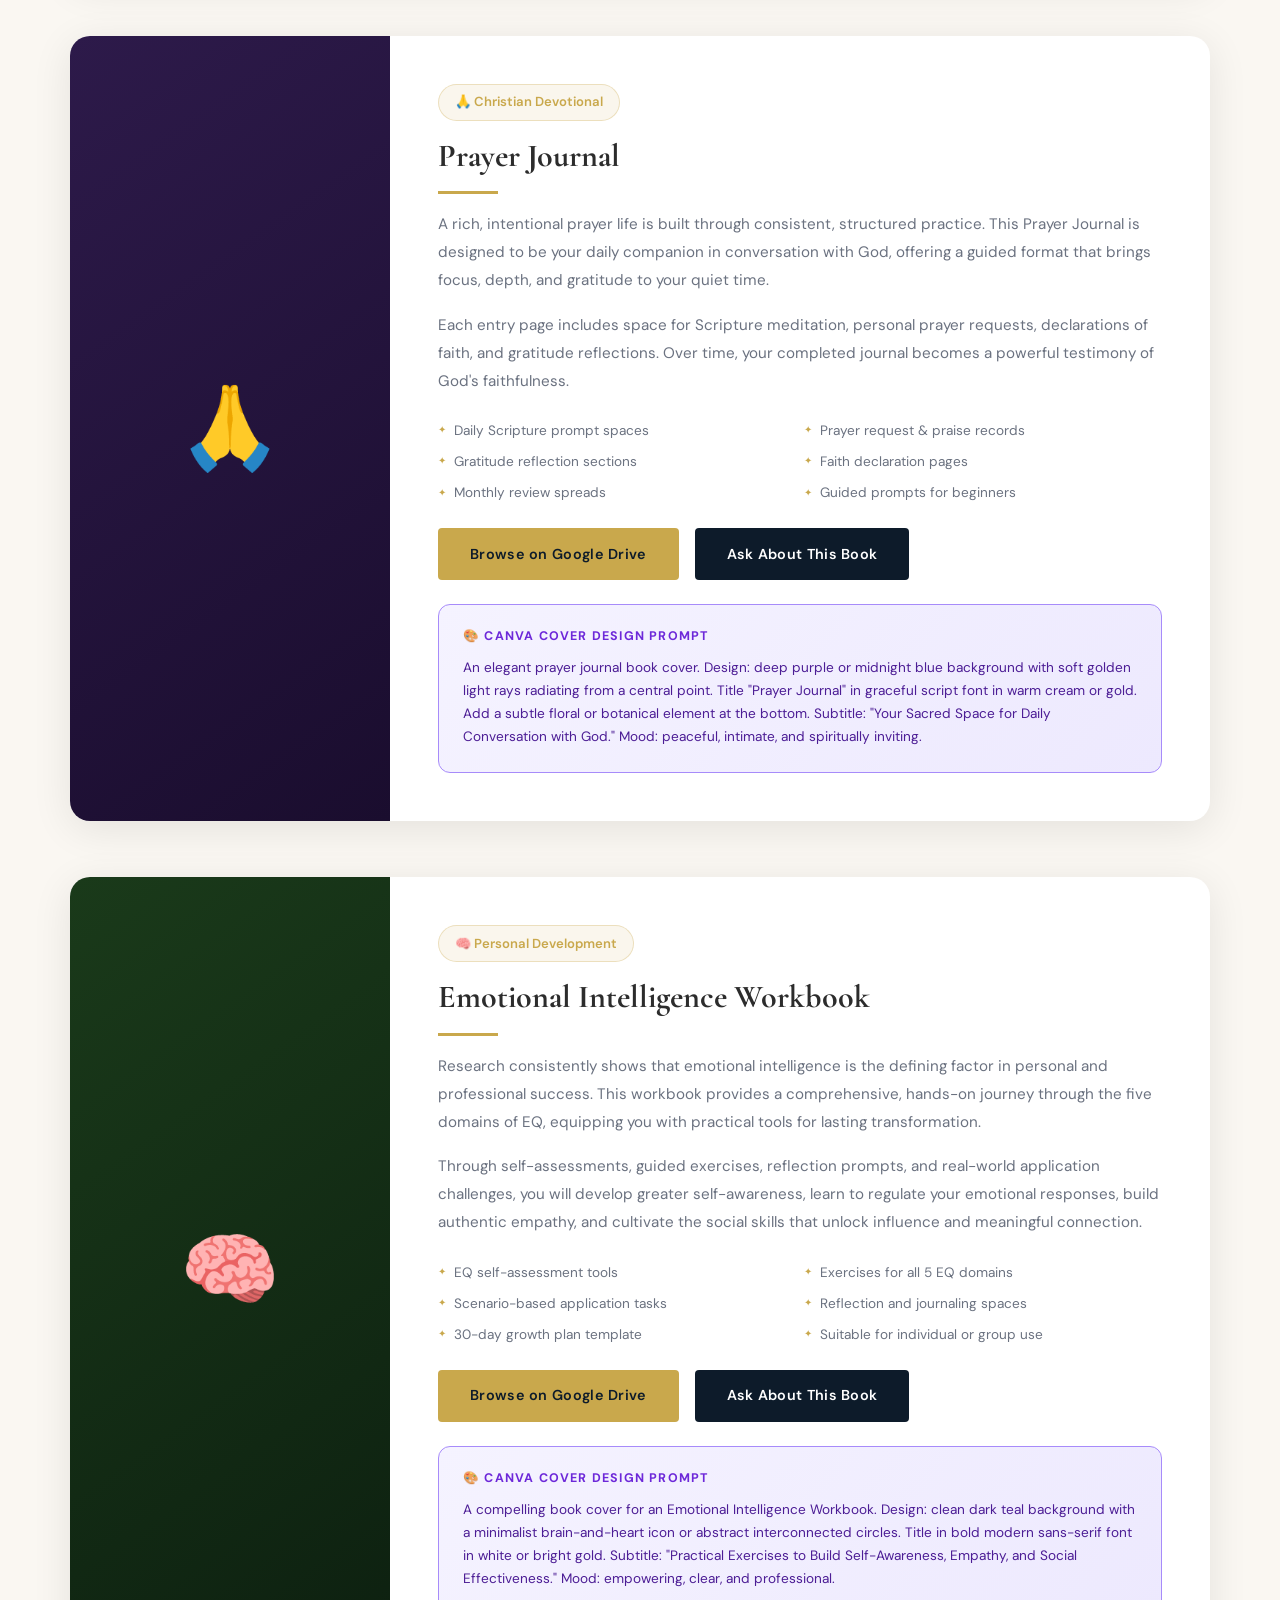
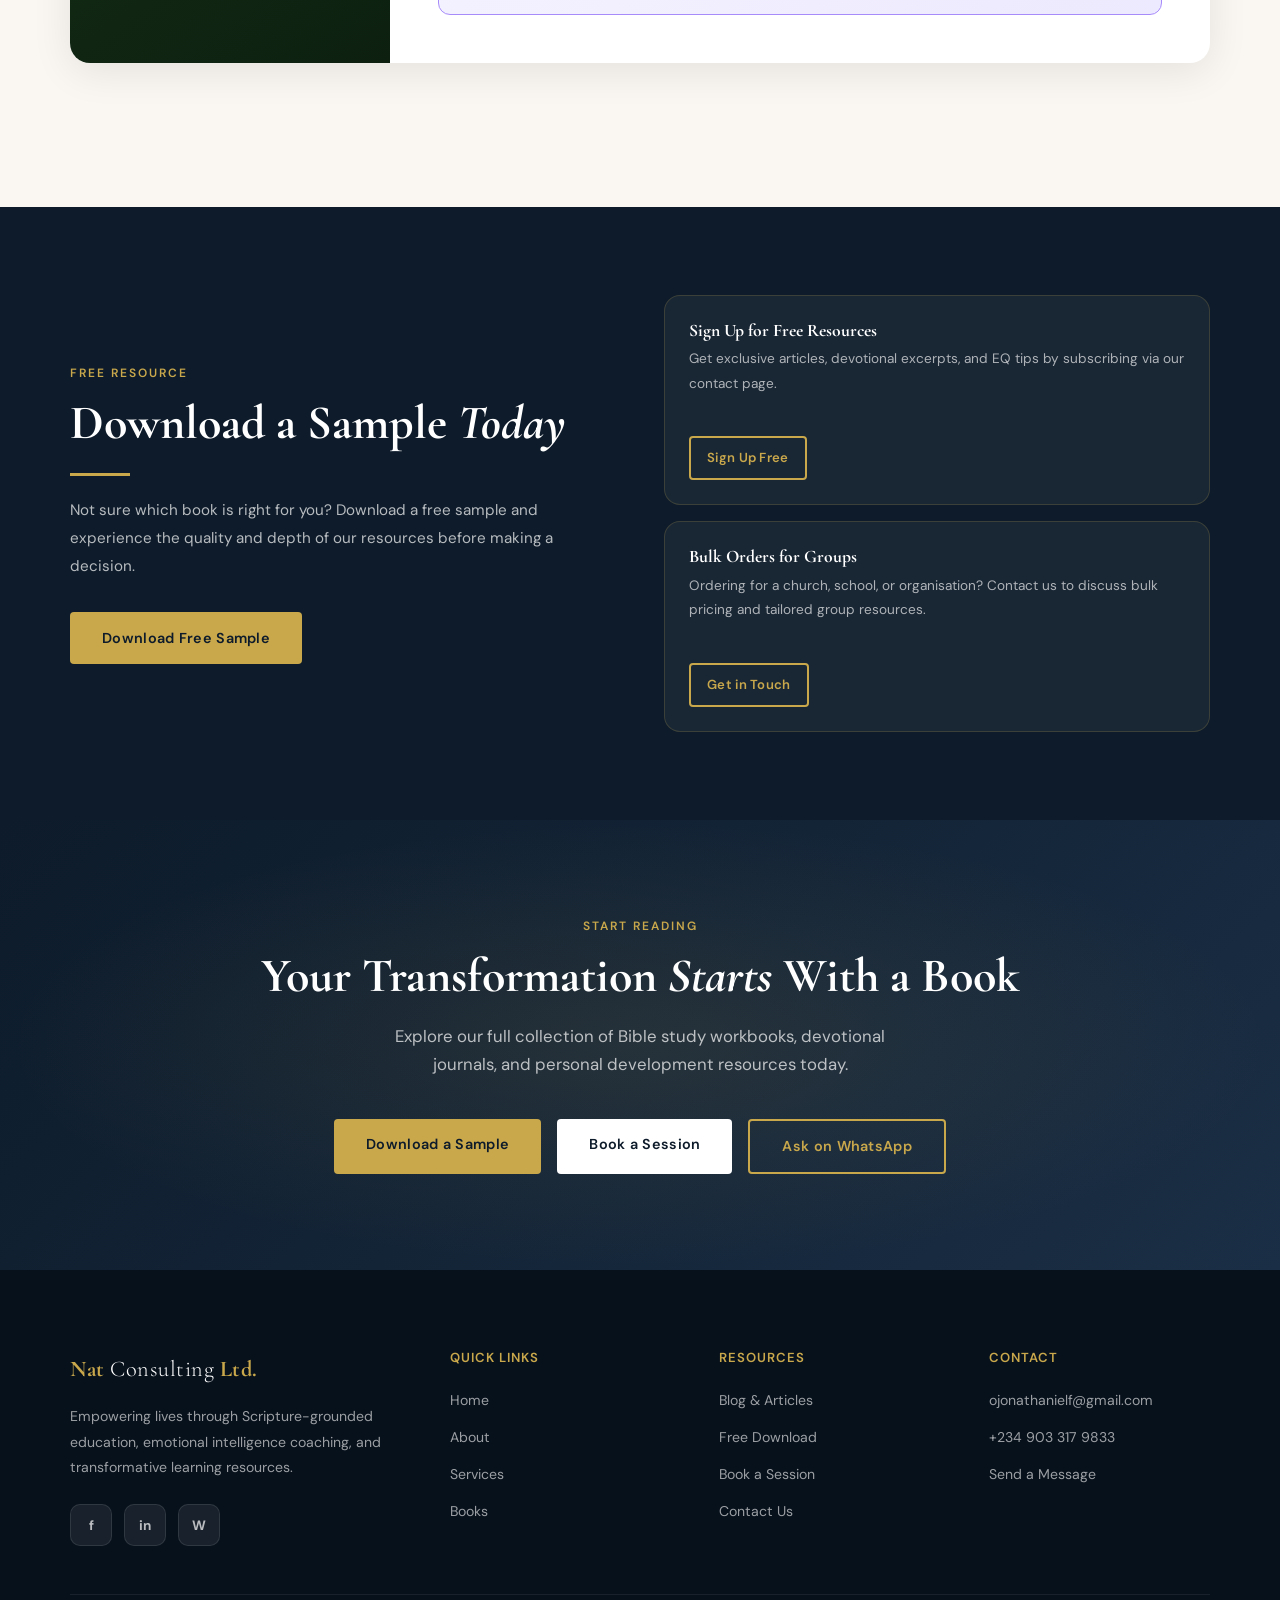
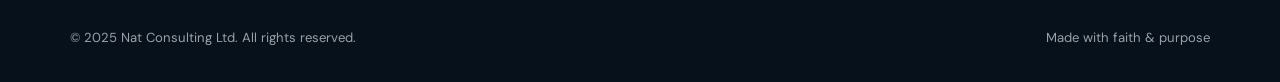
<file: books.html>
<!DOCTYPE html>
<html lang="en">
<head>
<meta charset="UTF-8"/><meta name="viewport" content="width=device-width,initial-scale=1.0"/>
<title>Books & Publications | Nat Consulting Ltd.</title>
<meta name="description" content="Browse our Bible study workbooks, Christian devotional prayer journal, and emotional intelligence workbook — available on Amazon KDP worldwide."/>
<link rel="preconnect" href="https://fonts.googleapis.com"/>
<link rel="preconnect" href="https://fonts.gstatic.com" crossorigin/>
<link href="https://fonts.googleapis.com/css2?family=Cormorant+Garamond:ital,wght@0,300;0,400;0,600;0,700;1,400&family=DM+Sans:opsz,wght@9..40,300;9..40,400;9..40,500;9..40,600&display=swap" rel="stylesheet"/>
<style>
@import url('https://fonts.googleapis.com/css2?family=Cormorant+Garamond:ital,wght@0,300;0,400;0,600;0,700;1,400&family=DM+Sans:opsz,wght@9..40,300;9..40,400;9..40,500;9..40,600&display=swap');
:root{--gold:#C9A84C;--gold-light:#E8C97A;--deep:#0D1B2A;--navy:#1A2E45;--cream:#FAF7F2;--warm:#F5EFE4;--text:#2C2C2C;--muted:#6B7280;--white:#FFFFFF;--accent:#B85C38}
*,*::before,*::after{box-sizing:border-box;margin:0;padding:0}
html{scroll-behavior:smooth}
body{font-family:'DM Sans',sans-serif;color:var(--text);background:var(--cream);line-height:1.7;overflow-x:hidden}
h1,h2,h3,h4{font-family:'Cormorant Garamond',serif;line-height:1.2}
a{text-decoration:none;color:inherit}
img{max-width:100%;display:block}

/* NAV */
nav{position:fixed;top:0;left:0;right:0;z-index:100;background:rgba(13,27,42,0.97);backdrop-filter:blur(12px);padding:0 5%;display:flex;align-items:center;justify-content:space-between;height:70px;border-bottom:1px solid rgba(201,168,76,0.2);transition:box-shadow 0.3s}
.nav-logo{font-family:'Cormorant Garamond',serif;font-size:1.4rem;font-weight:700;color:var(--gold);letter-spacing:0.5px}
.nav-logo span{color:var(--white);font-weight:300}
.nav-links{display:flex;gap:2rem;list-style:none}
.nav-links a{color:rgba(255,255,255,0.8);font-size:0.88rem;font-weight:500;letter-spacing:0.3px;transition:color 0.2s}
.nav-links a:hover,.nav-links a.active{color:var(--gold)}
.nav-cta{background:var(--gold) !important;color:var(--deep) !important;padding:0.45rem 1.2rem;border-radius:4px;font-weight:600 !important;transition:background 0.2s !important}
.nav-cta:hover{background:var(--gold-light) !important}
.hamburger{display:none;flex-direction:column;gap:5px;cursor:pointer;padding:4px}
.hamburger span{display:block;width:24px;height:2px;background:var(--white);transition:0.3s}
.mobile-menu{display:none;position:fixed;top:70px;left:0;right:0;background:rgba(13,27,42,0.98);padding:1.5rem 5%;z-index:99;flex-direction:column;gap:0.75rem;border-bottom:1px solid rgba(201,168,76,0.2)}
.mobile-menu.open{display:flex}
.mobile-menu a{color:rgba(255,255,255,0.8);font-size:1rem;padding:0.6rem 0;border-bottom:1px solid rgba(255,255,255,0.07);transition:color 0.2s}
.mobile-menu a:last-child{border:none;color:var(--gold);font-weight:600}
.mobile-menu a:hover{color:var(--gold)}

/* BUTTONS */
.btn{display:inline-block;padding:0.85rem 2rem;border-radius:4px;font-family:'DM Sans',sans-serif;font-weight:600;font-size:0.9rem;letter-spacing:0.3px;cursor:pointer;transition:all 0.25s;border:none;text-align:center}
.btn-gold{background:var(--gold);color:var(--deep)}
.btn-gold:hover{background:var(--gold-light);transform:translateY(-2px);box-shadow:0 8px 24px rgba(201,168,76,0.35)}
.btn-outline{background:transparent;border:2px solid var(--gold);color:var(--gold)}
.btn-outline:hover{background:var(--gold);color:var(--deep);transform:translateY(-2px)}
.btn-dark{background:var(--deep);color:var(--white)}
.btn-dark:hover{background:var(--navy);transform:translateY(-2px)}
.btn-white{background:var(--white);color:var(--deep)}
.btn-white:hover{background:var(--cream);transform:translateY(-2px)}

/* LAYOUT */
.section{padding:5.5rem 5%}
.section-dark{background:var(--deep);color:var(--white)}
.section-navy{background:var(--navy);color:var(--white)}
.section-warm{background:var(--warm)}
.section-cream{background:var(--cream)}
.container{max-width:1140px;margin:0 auto}
.section-label{font-size:0.75rem;font-weight:600;letter-spacing:2px;text-transform:uppercase;color:var(--gold);margin-bottom:0.75rem;display:block}
.section-title{font-size:clamp(2rem,4vw,3rem);margin-bottom:1.25rem}
.section-subtitle{font-size:1.05rem;color:var(--muted);max-width:600px;line-height:1.8}
.section-dark .section-subtitle,.section-navy .section-subtitle{color:rgba(255,255,255,0.7)}
.divider{width:60px;height:3px;background:var(--gold);margin:1.25rem 0}
.text-center{text-align:center}
.text-center .divider{margin:1.25rem auto}
.text-center .section-subtitle{margin:0 auto}
.grid-2{display:grid;grid-template-columns:1fr 1fr;gap:3rem;align-items:center}
.grid-3{display:grid;grid-template-columns:repeat(3,1fr);gap:2rem}
.grid-4{display:grid;grid-template-columns:repeat(4,1fr);gap:1.5rem}

/* HERO */
.hero{min-height:100vh;background:linear-gradient(135deg,var(--deep) 0%,#0a2540 50%,#1a1a2e 100%);display:flex;align-items:center;position:relative;overflow:hidden;padding-top:70px}
.hero::before{content:'';position:absolute;inset:0;background:radial-gradient(ellipse at 70% 50%,rgba(201,168,76,0.12) 0%,transparent 65%)}
.hero-grid-bg{position:absolute;inset:0;opacity:0.04;background-image:repeating-linear-gradient(0deg,transparent,transparent 60px,rgba(255,255,255,0.5) 60px,rgba(255,255,255,0.5) 61px),repeating-linear-gradient(90deg,transparent,transparent 60px,rgba(255,255,255,0.5) 60px,rgba(255,255,255,0.5) 61px)}
.hero-inner{position:relative;z-index:2;max-width:1140px;margin:0 auto;padding:4rem 5%;display:grid;grid-template-columns:1.2fr 1fr;gap:5rem;align-items:center}
.hero-badge{display:inline-flex;align-items:center;gap:0.5rem;background:rgba(201,168,76,0.15);border:1px solid rgba(201,168,76,0.3);color:var(--gold-light);font-size:0.78rem;font-weight:600;letter-spacing:1.5px;text-transform:uppercase;padding:0.4rem 1rem;border-radius:50px;margin-bottom:1.5rem}
.hero h1{font-size:clamp(2.8rem,5vw,4.2rem);color:var(--white);margin-bottom:1.25rem;font-weight:600}
.hero h1 em{font-style:italic;color:var(--gold)}
.hero-desc{font-size:1.1rem;color:rgba(255,255,255,0.75);margin-bottom:2.5rem;line-height:1.85;max-width:520px}
.hero-actions{display:flex;gap:1rem;flex-wrap:wrap;margin-bottom:3rem}
.hero-stats{display:flex;gap:2.5rem;padding-top:2rem;border-top:1px solid rgba(255,255,255,0.1)}
.stat-num{font-family:'Cormorant Garamond',serif;font-size:2.2rem;font-weight:700;color:var(--gold);line-height:1}
.stat-label{font-size:0.82rem;color:rgba(255,255,255,0.5);margin-top:0.25rem}
.hero-visual{display:flex;justify-content:center;align-items:center}
.card-stack{position:relative;width:300px;height:380px}
.hcard{position:absolute;width:240px;height:300px;border-radius:12px;display:flex;flex-direction:column;justify-content:flex-end;padding:1.5rem;box-shadow:0 20px 60px rgba(0,0,0,0.5)}
.hcard:nth-child(1){background:linear-gradient(145deg,#B85C38,#8B3A22);top:0;left:0;transform:rotate(-6deg)}
.hcard:nth-child(2){background:linear-gradient(145deg,var(--navy),#0a1628);top:30px;left:40px;transform:rotate(-1deg);z-index:2;animation:floatCard 5s ease-in-out infinite}
.hcard:nth-child(3){background:linear-gradient(145deg,#2d5016,#1a3009);top:60px;left:80px;transform:rotate(4deg);z-index:1}
.hcard-title{font-family:'Cormorant Garamond',serif;font-size:1.1rem;color:var(--white);font-weight:600;margin-bottom:0.3rem}
.hcard-sub{font-size:0.72rem;color:rgba(255,255,255,0.6);letter-spacing:1px;text-transform:uppercase}
@keyframes floatCard{0%,100%{transform:translateY(0) rotate(-1deg)}50%{transform:translateY(-10px) rotate(-1deg)}}

/* TRUST BAR */
.trust-bar{background:var(--white);padding:1.5rem 5%;border-bottom:1px solid rgba(0,0,0,0.07)}
.trust-inner{max-width:1140px;margin:0 auto;display:flex;align-items:center;justify-content:center;gap:2.5rem;flex-wrap:wrap}
.trust-item{display:flex;align-items:center;gap:0.6rem;font-size:0.85rem;font-weight:500;color:var(--muted)}

/* SCRIPTURE BANNER */
.scripture-banner{background:var(--warm);padding:3rem 5%;text-align:center;border-top:3px solid var(--gold);border-bottom:3px solid var(--gold)}
.scripture-text{font-family:'Cormorant Garamond',serif;font-size:clamp(1.3rem,3vw,2rem);font-style:italic;color:var(--deep);max-width:700px;margin:0 auto 0.75rem;line-height:1.5}
.scripture-ref{font-size:0.82rem;font-weight:600;letter-spacing:1px;color:var(--gold);text-transform:uppercase}

/* CARDS */
.card{background:var(--white);border-radius:12px;padding:2rem;box-shadow:0 2px 20px rgba(0,0,0,0.06);transition:transform 0.3s,box-shadow 0.3s}
.card:hover{transform:translateY(-6px);box-shadow:0 12px 40px rgba(0,0,0,0.12)}
.card-icon{width:52px;height:52px;background:linear-gradient(135deg,rgba(201,168,76,0.15),rgba(201,168,76,0.05));border:1px solid rgba(201,168,76,0.25);border-radius:12px;display:flex;align-items:center;justify-content:center;font-size:1.4rem;margin-bottom:1.25rem}
.card h3{font-size:1.3rem;margin-bottom:0.75rem}
.card p{font-size:0.92rem;color:var(--muted);line-height:1.75}

/* BOOK CARDS */
.book-card{background:var(--white);border-radius:16px;overflow:hidden;box-shadow:0 4px 24px rgba(0,0,0,0.08);transition:transform 0.3s,box-shadow 0.3s;display:flex;flex-direction:column}
.book-card:hover{transform:translateY(-8px);box-shadow:0 16px 48px rgba(0,0,0,0.15)}
.book-cover{height:220px;display:flex;align-items:center;justify-content:center;font-size:4rem}
.bc1{background:linear-gradient(145deg,#1a3a5c,#0d2035)}
.bc2{background:linear-gradient(145deg,#2d1a4a,#1a0d2e)}
.bc3{background:linear-gradient(145deg,#1a3a1a,#0d2010)}
.book-body{padding:1.5rem;flex:1;display:flex;flex-direction:column}
.book-tag{display:inline-block;font-size:0.7rem;font-weight:600;letter-spacing:1.5px;text-transform:uppercase;color:var(--gold);background:rgba(201,168,76,0.1);border:1px solid rgba(201,168,76,0.2);padding:0.25rem 0.7rem;border-radius:50px;margin-bottom:0.75rem}
.book-body h3{font-size:1.25rem;margin-bottom:0.75rem;color:var(--deep)}
.book-body p{font-size:0.88rem;color:var(--muted);line-height:1.75;flex:1;margin-bottom:1.5rem}
.book-actions{display:flex;gap:0.75rem;flex-wrap:wrap}
.book-actions .btn{font-size:0.82rem;padding:0.6rem 1.1rem}

/* SERVICE CARDS */
.svc-card{background:rgba(255,255,255,0.05);border:1px solid rgba(201,168,76,0.2);border-radius:16px;padding:2.5rem;transition:all 0.3s}
.svc-card:hover{background:rgba(201,168,76,0.08);border-color:rgba(201,168,76,0.5);transform:translateY(-4px)}
.svc-num{font-family:'Cormorant Garamond',serif;font-size:3.5rem;font-weight:700;color:rgba(201,168,76,0.2);line-height:1;margin-bottom:1rem}
.svc-card h3{font-size:1.5rem;color:var(--white);margin-bottom:0.75rem}
.svc-card p{color:rgba(255,255,255,0.65);font-size:0.92rem;line-height:1.8;margin-bottom:1.5rem}
.svc-list{list-style:none;display:flex;flex-direction:column;gap:0.5rem}
.svc-list li{font-size:0.85rem;color:rgba(255,255,255,0.6);display:flex;align-items:center;gap:0.5rem}
.svc-list li::before{content:'✦';color:var(--gold);font-size:0.6rem;flex-shrink:0}

/* TESTIMONIALS */
.testi{background:var(--white);border-radius:16px;padding:2.5rem;box-shadow:0 4px 24px rgba(0,0,0,0.06);position:relative}
.testi::before{content:'\201C';font-family:'Cormorant Garamond',serif;font-size:6rem;color:var(--gold);opacity:0.2;position:absolute;top:-1rem;left:1.5rem;line-height:1}
.testi p{font-size:0.95rem;color:var(--text);line-height:1.85;margin-bottom:1.5rem;font-style:italic}
.testi-author{display:flex;align-items:center;gap:0.75rem}
.avatar{width:44px;height:44px;border-radius:50%;background:linear-gradient(135deg,var(--gold),var(--accent));display:flex;align-items:center;justify-content:center;font-family:'Cormorant Garamond',serif;font-weight:700;color:var(--white);font-size:1.1rem;flex-shrink:0}
.author-name{font-weight:600;font-size:0.9rem}
.author-role{font-size:0.78rem;color:var(--muted)}

/* BLOG CARDS */
.blog-card{background:var(--white);border-radius:12px;overflow:hidden;box-shadow:0 2px 16px rgba(0,0,0,0.06);transition:transform 0.3s,box-shadow 0.3s;display:flex;flex-direction:column}
.blog-card:hover{transform:translateY(-5px);box-shadow:0 10px 36px rgba(0,0,0,0.12)}
.blog-thumb{height:180px;display:flex;align-items:center;justify-content:center;font-size:3rem}
.bt1{background:#f0f5ff;border-bottom:3px solid var(--gold)}
.bt2{background:#fff5f0;border-bottom:3px solid var(--accent)}
.bt3{background:#f0fff0;border-bottom:3px solid #4a8c4a}
.bt4{background:#f5f0ff;border-bottom:3px solid #8B5CF6}
.bt5{background:#f0f4f8;border-bottom:3px solid var(--navy)}
.blog-body{padding:1.5rem;flex:1;display:flex;flex-direction:column}
.blog-cat{font-size:0.7rem;font-weight:600;letter-spacing:1.2px;text-transform:uppercase;color:var(--gold)}
.blog-date{font-size:0.75rem;color:var(--muted)}
.blog-body h3{font-size:1.1rem;margin-bottom:0.75rem;margin-top:0.5rem}
.blog-body p{font-size:0.88rem;color:var(--muted);line-height:1.7;flex:1;margin-bottom:1rem}
.read-more{font-size:0.82rem;font-weight:600;color:var(--gold);display:inline-flex;align-items:center;gap:0.3rem;transition:gap 0.2s}
.read-more:hover{gap:0.6rem}

/* VALUES */
.values-grid{display:grid;grid-template-columns:1fr 1fr;gap:1rem;margin:1.5rem 0}
.value-item{display:flex;align-items:flex-start;gap:0.75rem;padding:1rem;background:var(--warm);border-radius:10px}
.value-icon{font-size:1.2rem;flex-shrink:0;margin-top:0.1rem}
.value-name{font-weight:600;font-size:0.88rem;margin-bottom:0.2rem}
.value-desc{font-size:0.8rem;color:var(--muted)}

/* PAGE HERO */
.page-hero{background:linear-gradient(135deg,var(--deep),var(--navy));padding:8rem 5% 5rem;text-align:center;position:relative;overflow:hidden}
.page-hero::before{content:'';position:absolute;inset:0;background:radial-gradient(ellipse at 50% 100%,rgba(201,168,76,0.08),transparent 60%)}
.page-hero>*{position:relative}
.page-hero h1{font-size:clamp(2.5rem,5vw,4rem);color:var(--white);margin-bottom:1rem}
.page-hero p{font-size:1.1rem;color:rgba(255,255,255,0.7);max-width:600px;margin:0 auto}
.breadcrumb{display:flex;align-items:center;justify-content:center;gap:0.5rem;font-size:0.8rem;color:rgba(255,255,255,0.5);margin-bottom:1rem}
.breadcrumb a{color:rgba(255,255,255,0.5);transition:color 0.2s}
.breadcrumb a:hover{color:var(--gold)}
.breadcrumb span{color:var(--gold)}

/* CTA BANNER */
.cta-banner{background:linear-gradient(135deg,var(--deep) 0%,#1a2e45 100%);padding:6rem 5%;text-align:center;position:relative;overflow:hidden}
.cta-banner::before{content:'';position:absolute;inset:0;background:radial-gradient(ellipse at center,rgba(201,168,76,0.1) 0%,transparent 70%)}
.cta-banner>*{position:relative;z-index:1}
.cta-banner h2{font-size:clamp(2rem,4vw,3rem);color:var(--white);margin-bottom:1rem}
.cta-banner p{color:rgba(255,255,255,0.7);font-size:1.05rem;max-width:540px;margin:0 auto 2.5rem}
.cta-actions{display:flex;gap:1rem;justify-content:center;flex-wrap:wrap}

/* ABOUT IMG */
.about-img-frame{width:100%;aspect-ratio:4/5;background:linear-gradient(145deg,var(--navy),var(--deep));border-radius:16px;display:flex;align-items:center;justify-content:center;font-size:6rem;position:relative;overflow:hidden}
.about-img-frame::after{content:'';position:absolute;bottom:0;left:0;right:0;height:40%;background:linear-gradient(to top,rgba(13,27,42,0.7),transparent)}
.about-wrap{position:relative}
.about-accent{position:absolute;bottom:-1.5rem;right:-1.5rem;background:var(--gold);color:var(--deep);padding:1.25rem 1.5rem;border-radius:12px;box-shadow:0 8px 30px rgba(201,168,76,0.35);z-index:2}
.accent-num{font-family:'Cormorant Garamond',serif;font-size:2.5rem;font-weight:700;line-height:1}
.accent-text{font-size:0.78rem;font-weight:600}
.prose p{font-size:0.95rem;color:var(--muted);line-height:1.85;margin-bottom:1.25rem}
.prose h3{font-size:1.4rem;margin-bottom:0.75rem;margin-top:2rem}
.prose ul{list-style:none;padding:0}
.prose ul li{padding:0.4rem 0 0.4rem 1.5rem;position:relative;font-size:0.92rem;color:var(--muted)}
.prose ul li::before{content:'✦';color:var(--gold);font-size:0.6rem;position:absolute;left:0;top:0.65rem}

/* CONTACT */
.contact-form-wrap{background:var(--white);border-radius:20px;padding:2.5rem;box-shadow:0 8px 40px rgba(0,0,0,0.08)}
.form-row{display:grid;grid-template-columns:1fr 1fr;gap:1.25rem;margin-bottom:1.25rem}
.form-group{display:flex;flex-direction:column;gap:0.4rem}
.form-group.full{grid-column:1/-1}
label{font-size:0.82rem;font-weight:600;color:var(--text);letter-spacing:0.3px}
input,textarea,select{border:1.5px solid rgba(0,0,0,0.1);border-radius:8px;padding:0.8rem 1rem;font-family:'DM Sans',sans-serif;font-size:0.92rem;color:var(--text);background:var(--cream);transition:border-color 0.2s,box-shadow 0.2s;outline:none;resize:vertical}
input:focus,textarea:focus,select:focus{border-color:var(--gold);box-shadow:0 0 0 3px rgba(201,168,76,0.12)}
.contact-info-card{background:var(--deep);border-radius:20px;padding:2.5rem;color:var(--white);height:100%}
.contact-info-card h3{font-size:1.8rem;color:var(--white);margin-bottom:0.75rem}
.contact-info-card>p{color:rgba(255,255,255,0.65);font-size:0.92rem;line-height:1.8;margin-bottom:2rem}
.c-detail{display:flex;align-items:flex-start;gap:1rem;margin-bottom:1.5rem}
.c-detail-icon{width:44px;height:44px;background:rgba(201,168,76,0.15);border:1px solid rgba(201,168,76,0.25);border-radius:10px;display:flex;align-items:center;justify-content:center;font-size:1rem;flex-shrink:0;color:var(--gold);font-weight:700}
.c-detail-text strong{display:block;font-size:0.78rem;color:var(--gold);margin-bottom:0.2rem;font-weight:600;letter-spacing:0.3px;text-transform:uppercase}
.c-detail-text a{color:rgba(255,255,255,0.8);font-size:0.92rem;transition:color 0.2s}
.c-detail-text a:hover{color:var(--gold)}
.social-row{display:flex;gap:0.75rem;margin-top:1.5rem}
.soc-btn{width:42px;height:42px;background:rgba(255,255,255,0.07);border:1px solid rgba(255,255,255,0.1);border-radius:10px;display:flex;align-items:center;justify-content:center;color:rgba(255,255,255,0.7);font-size:0.85rem;font-weight:700;transition:all 0.2s;cursor:pointer}
.soc-btn:hover{background:var(--gold);border-color:var(--gold);color:var(--deep)}
.wa-btn{display:flex;align-items:center;gap:0.75rem;background:#25D366;color:var(--white);padding:1rem 1.5rem;border-radius:12px;margin-top:1.5rem;font-weight:600;font-size:0.92rem;transition:all 0.2s;text-decoration:none}
.wa-btn:hover{background:#1fb858;transform:translateY(-2px);box-shadow:0 8px 24px rgba(37,211,102,0.3);color:var(--white)}

/* BOOK FULL */
.book-full{background:var(--white);border-radius:20px;overflow:hidden;box-shadow:0 8px 40px rgba(0,0,0,0.09);margin-bottom:3.5rem}
.book-full-inner{display:grid;grid-template-columns:320px 1fr;min-height:440px}
.book-full-cover{display:flex;align-items:center;justify-content:center;font-size:5rem}
.book-full-body{padding:3rem}
.book-feat-list{list-style:none;display:grid;grid-template-columns:1fr 1fr;gap:0.5rem;margin:1.25rem 0}
.book-feat-list li{font-size:0.85rem;color:var(--muted);display:flex;align-items:center;gap:0.5rem}
.book-feat-list li::before{content:'✦';color:var(--gold);font-size:0.6rem}
.price-badge{display:inline-flex;align-items:center;gap:0.5rem;background:rgba(201,168,76,0.1);border:1.5px solid rgba(201,168,76,0.3);color:var(--gold);padding:0.4rem 1rem;border-radius:50px;font-size:0.82rem;font-weight:600;margin-bottom:1rem}
.canva-box{background:linear-gradient(135deg,#f5f3ff,#ede9fe);border:1.5px solid #a78bfa;border-radius:12px;padding:1.5rem;margin-top:1.5rem}
.canva-box h4{font-family:'DM Sans',sans-serif;font-size:0.78rem;font-weight:700;letter-spacing:1.2px;text-transform:uppercase;color:#6d28d9;margin-bottom:0.75rem}
.canva-box p{font-size:0.85rem;color:#4c1d95;line-height:1.7}

/* ARTICLE FULL */
.article-full{background:var(--white);border-radius:16px;overflow:hidden;box-shadow:0 4px 24px rgba(0,0,0,0.07);margin-bottom:2.5rem;display:grid;grid-template-columns:200px 1fr}
.art-thumb{display:flex;align-items:center;justify-content:center;font-size:3rem;min-height:200px}
.art-body{padding:2.5rem}
.art-body h3{font-size:1.5rem;margin-bottom:0.75rem}
.art-body p{font-size:0.92rem;color:var(--muted);line-height:1.8;margin-bottom:1.25rem}
.tag-row{display:flex;gap:0.5rem;flex-wrap:wrap;margin-bottom:1rem}
.tag{font-size:0.72rem;font-weight:600;letter-spacing:1px;text-transform:uppercase;padding:0.3rem 0.75rem;border-radius:50px}
.tag-bible{background:rgba(201,168,76,0.12);color:#8a6a10;border:1px solid rgba(201,168,76,0.3)}
.tag-eq{background:rgba(184,92,56,0.1);color:#8B3A22;border:1px solid rgba(184,92,56,0.25)}
.tag-edu{background:rgba(26,58,90,0.08);color:#1a3a5c;border:1px solid rgba(26,58,90,0.2)}
.tag-dev{background:rgba(45,80,22,0.08);color:#1a4010;border:1px solid rgba(45,80,22,0.2)}

/* FOOTER */
footer{background:#07111c;color:rgba(255,255,255,0.6);padding:5rem 5% 2rem}
.footer-grid{max-width:1140px;margin:0 auto;display:grid;grid-template-columns:1.5fr 1fr 1fr 1fr;gap:3rem;padding-bottom:3rem;border-bottom:1px solid rgba(255,255,255,0.07);margin-bottom:2rem}
.footer-brand p{font-size:0.88rem;line-height:1.8;margin:1rem 0 1.5rem}
.footer-col h4{font-family:'DM Sans',sans-serif;font-size:0.82rem;font-weight:600;letter-spacing:1px;text-transform:uppercase;color:var(--gold);margin-bottom:1.25rem}
.footer-col ul{list-style:none;display:flex;flex-direction:column;gap:0.6rem}
.footer-col li a{font-size:0.88rem;transition:color 0.2s}
.footer-col li a:hover{color:var(--gold)}
.footer-bottom{max-width:1140px;margin:0 auto;display:flex;align-items:center;justify-content:space-between;font-size:0.82rem;flex-wrap:wrap;gap:1rem}

/* SCROLL REVEAL */
.reveal{opacity:0;transform:translateY(28px);transition:opacity 0.65s ease,transform 0.65s ease}
.reveal.visible{opacity:1;transform:translateY(0)}

/* RESPONSIVE */
@media(max-width:900px){
  .grid-2,.hero-inner{grid-template-columns:1fr}
  .grid-3,.grid-4{grid-template-columns:repeat(2,1fr)}
  .hero-visual{display:none}
  .footer-grid{grid-template-columns:1fr 1fr}
  .form-row{grid-template-columns:1fr}
  .values-grid{grid-template-columns:1fr}
  .book-full-inner{grid-template-columns:1fr}
  .book-full-cover{min-height:200px}
  .article-full{grid-template-columns:1fr}
  .art-thumb{min-height:120px}
}
@media(max-width:640px){
  .nav-links{display:none}
  .hamburger{display:flex}
  .grid-3,.grid-4{grid-template-columns:1fr}
  .footer-grid{grid-template-columns:1fr}
  .section{padding:4rem 5%}
  .contact-form-wrap,.contact-info-card{padding:1.75rem}
}
</style>

<style>
.book-full{background:#fff;border-radius:20px;overflow:hidden;box-shadow:0 8px 40px rgba(0,0,0,0.09);margin-bottom:3.5rem}
.bfi{display:grid;grid-template-columns:320px 1fr;min-height:440px}
.bfc{display:flex;align-items:center;justify-content:center;font-size:5rem}
.bfb{padding:3rem}
.bfl{list-style:none;display:grid;grid-template-columns:1fr 1fr;gap:0.5rem;margin:1.25rem 0}
.bfl li{font-size:0.85rem;color:#6B7280;display:flex;align-items:center;gap:0.5rem}
.bfl li::before{content:"✦";color:#C9A84C;font-size:0.6rem}
.pbadge{display:inline-flex;align-items:center;background:rgba(201,168,76,0.1);border:1.5px solid rgba(201,168,76,0.3);color:#C9A84C;padding:0.4rem 1rem;border-radius:50px;font-size:0.82rem;font-weight:600;margin-bottom:1rem}
.cbox{background:linear-gradient(135deg,#f5f3ff,#ede9fe);border:1.5px solid #a78bfa;border-radius:12px;padding:1.5rem;margin-top:1.5rem}
.cbox h4{font-family:"DM Sans",sans-serif;font-size:0.78rem;font-weight:700;letter-spacing:1.2px;text-transform:uppercase;color:#6d28d9;margin-bottom:0.75rem}
.cbox p{font-size:0.85rem;color:#4c1d95;line-height:1.7}
@media(max-width:900px){.bfi{grid-template-columns:1fr}.bfc{min-height:180px}}
</style>
</head>
<body>
<div id="nav-ph"></div>

<section class="page-hero">
  <div class="breadcrumb"><a href="index.html">Home</a> / <span>Books</span></div>
  <h1>Books &amp; <em>Publications</em></h1>
  <p>Thoughtfully crafted resources to deepen your faith, grow your emotional intelligence, and accelerate your learning.</p>
</section>

<section class="section section-warm" style="padding-bottom:2rem;">
  <div class="container text-center">
    <span class="section-label">Our Publications</span>
    <h2 class="section-title">Knowledge That <em>Transforms</em></h2>
    <div class="divider"></div>
    <p class="section-subtitle">Each book is a carefully designed learning experience — not just something to read, but something to work through, reflect on, and apply. Available in print and digital formats via Amazon KDP.</p>
  </div>
</section>

<section class="section section-cream" style="padding-top:3rem;">
<div class="container">

<div class="book-full" id="bible-character-study">
<div class="bfi">
<div class="bfc" style="background:linear-gradient(145deg,#1a3a5c,#0d2035);">&#128214;</div>
<div class="bfb">
<div class="pbadge">&#128218; Bible Study Workbook</div>
<h2 style="font-size:2rem;margin-bottom:0.75rem;">Bible Character Study Workbook</h2>
<div class="divider" style="margin:1rem 0;"></div>
<p style="color:#6B7280;font-size:0.95rem;line-height:1.85;margin-bottom:1rem;">The Bible is filled with extraordinary men and women whose lives carry timeless lessons for every generation. This workbook guides you through structured, reflective studies of key Biblical characters — unpacking their faith journeys, failures and triumphs, and the spiritual principles their stories reveal.</p>
<p style="color:#6B7280;font-size:0.95rem;line-height:1.85;margin-bottom:1.5rem;">Whether you are studying alone, leading a small group, or teaching in a classroom, this workbook provides the scaffolding for genuine encounter with the Word and profound personal application.</p>
<ul class="bfl"><li>Structured character study framework</li><li>Reflection and journaling prompts</li><li>Group discussion questions</li><li>Scripture cross-reference guides</li><li>Application challenges per study</li><li>Suitable for individual or group use</li></ul>
<div style="display:flex;gap:1rem;flex-wrap:wrap;margin-top:1.5rem;">
<a href="https://drive.google.com/file/d/12VciDt2DzKZSA48mjqgeIM05JZgKFjQO/view?usp=drivesdk" target="_blank" class="btn btn-gold">Browse on Google Drive</a>
<a href="https://drive.google.com/file/d/1-rgm8ceW18YMn37nzY9_NCzO0mK11Xwa/view?usp=drivesdk" target="_blank" class="btn btn-outline">View Sample</a>
<a href="contact.html" class="btn btn-dark">Ask About This Book</a>
</div>
<div class="cbox"><h4>&#127912; Canva Cover Design Prompt</h4><p>A professional book cover for a Bible Character Study Workbook. Design: dark navy blue background with subtle gold cross or open scroll motif. Title text in elegant serif font in gold. Include a thin gold border frame. Subtitle: "A Structured Guide to Biblical Lives and Lessons". Mood: scholarly, reverent, and inspiring. Style: clean and modern with a traditional faith aesthetic.</p></div>
</div></div></div>

<div class="book-full" id="prayer-journal">
<div class="bfi">
<div class="bfc" style="background:linear-gradient(145deg,#2d1a4a,#1a0d2e);">&#128591;</div>
<div class="bfb">
<div class="pbadge">&#128591; Christian Devotional</div>
<h2 style="font-size:2rem;margin-bottom:0.75rem;">Prayer Journal</h2>
<div class="divider" style="margin:1rem 0;"></div>
<p style="color:#6B7280;font-size:0.95rem;line-height:1.85;margin-bottom:1rem;">A rich, intentional prayer life is built through consistent, structured practice. This Prayer Journal is designed to be your daily companion in conversation with God, offering a guided format that brings focus, depth, and gratitude to your quiet time.</p>
<p style="color:#6B7280;font-size:0.95rem;line-height:1.85;margin-bottom:1.5rem;">Each entry page includes space for Scripture meditation, personal prayer requests, declarations of faith, and gratitude reflections. Over time, your completed journal becomes a powerful testimony of God's faithfulness.</p>
<ul class="bfl"><li>Daily Scripture prompt spaces</li><li>Prayer request &amp; praise records</li><li>Gratitude reflection sections</li><li>Faith declaration pages</li><li>Monthly review spreads</li><li>Guided prompts for beginners</li></ul>
<div style="display:flex;gap:1rem;flex-wrap:wrap;margin-top:1.5rem;">
<a href="https://drive.google.com/file/d/1-CDz5FQlM5_F9gX1rljYQatWV1-m5uww/view?usp=drivesdk" target="_blank" class="btn btn-gold">Browse on Google Drive</a>
<a href="contact.html" class="btn btn-dark">Ask About This Book</a>
</div>
<div class="cbox"><h4>&#127912; Canva Cover Design Prompt</h4><p>An elegant prayer journal book cover. Design: deep purple or midnight blue background with soft golden light rays radiating from a central point. Title "Prayer Journal" in graceful script font in warm cream or gold. Add a subtle floral or botanical element at the bottom. Subtitle: "Your Sacred Space for Daily Conversation with God." Mood: peaceful, intimate, and spiritually inviting.</p></div>
</div></div></div>

<div class="book-full" id="eq-workbook">
<div class="bfi">
<div class="bfc" style="background:linear-gradient(145deg,#1a3a1a,#0d2010);">&#129504;</div>
<div class="bfb">
<div class="pbadge">&#129504; Personal Development</div>
<h2 style="font-size:2rem;margin-bottom:0.75rem;">Emotional Intelligence Workbook</h2>
<div class="divider" style="margin:1rem 0;"></div>
<p style="color:#6B7280;font-size:0.95rem;line-height:1.85;margin-bottom:1rem;">Research consistently shows that emotional intelligence is the defining factor in personal and professional success. This workbook provides a comprehensive, hands-on journey through the five domains of EQ, equipping you with practical tools for lasting transformation.</p>
<p style="color:#6B7280;font-size:0.95rem;line-height:1.85;margin-bottom:1.5rem;">Through self-assessments, guided exercises, reflection prompts, and real-world application challenges, you will develop greater self-awareness, learn to regulate your emotional responses, build authentic empathy, and cultivate the social skills that unlock influence and meaningful connection.</p>
<ul class="bfl"><li>EQ self-assessment tools</li><li>Exercises for all 5 EQ domains</li><li>Scenario-based application tasks</li><li>Reflection and journaling spaces</li><li>30-day growth plan template</li><li>Suitable for individual or group use</li></ul>
<div style="display:flex;gap:1rem;flex-wrap:wrap;margin-top:1.5rem;">
<a href="https://drive.google.com/file/d/1-iKpy4j8LzxGR3dL3_ObzGdjmRKxwYCD/view?usp=drivesdk" target="_blank" class="btn btn-gold">Browse on Google Drive</a>
<a href="contact.html" class="btn btn-dark">Ask About This Book</a>
</div>
<div class="cbox"><h4>&#127912; Canva Cover Design Prompt</h4><p>A compelling book cover for an Emotional Intelligence Workbook. Design: clean dark teal background with a minimalist brain-and-heart icon or abstract interconnected circles. Title in bold modern sans-serif font in white or bright gold. Subtitle: "Practical Exercises to Build Self-Awareness, Empathy, and Social Effectiveness." Mood: empowering, clear, and professional.</p></div>
</div></div></div>

</div>
</section>

<section class="section section-dark">
<div class="container">
<div class="grid-2" style="gap:3rem;align-items:center;">
<div>
<span class="section-label">Free Resource</span>
<h2 class="section-title" style="color:#fff;">Download a Sample <em>Today</em></h2>
<div class="divider"></div>
<p style="color:rgba(255,255,255,0.7);font-size:0.95rem;line-height:1.85;margin-bottom:2rem;">Not sure which book is right for you? Download a free sample and experience the quality and depth of our resources before making a decision.</p>
<a href="https://drive.google.com/file/d/1-rgm8ceW18YMn37nzY9_NCzO0mK11Xwa/view?usp=drivesdk" target="_blank" class="btn btn-gold">Download Free Sample</a>
</div>
<div style="display:flex;flex-direction:column;gap:1rem;">
<div class="svc-card" style="padding:1.5rem;"><h3 style="font-size:1.1rem;color:#fff;margin-bottom:0.4rem;">Sign Up for Free Resources</h3><p style="font-size:0.85rem;">Get exclusive articles, devotional excerpts, and EQ tips by subscribing via our contact page.</p><a href="contact.html" class="btn btn-outline" style="margin-top:1rem;display:inline-block;font-size:0.82rem;padding:0.55rem 1rem;">Sign Up Free</a></div>
<div class="svc-card" style="padding:1.5rem;"><h3 style="font-size:1.1rem;color:#fff;margin-bottom:0.4rem;">Bulk Orders for Groups</h3><p style="font-size:0.85rem;">Ordering for a church, school, or organisation? Contact us to discuss bulk pricing and tailored group resources.</p><a href="contact.html" class="btn btn-outline" style="margin-top:1rem;display:inline-block;font-size:0.82rem;padding:0.55rem 1rem;">Get in Touch</a></div>
</div>
</div>
</div>
</section>

<section class="cta-banner">
<span class="section-label">Start Reading</span>
<h2>Your Transformation <em>Starts</em> With a Book</h2>
<p>Explore our full collection of Bible study workbooks, devotional journals, and personal development resources today.</p>
<div class="cta-actions">
<a href="https://drive.google.com/file/d/1-rgm8ceW18YMn37nzY9_NCzO0mK11Xwa/view?usp=drivesdk" target="_blank" class="btn btn-gold">Download a Sample</a>
<a href="contact.html" class="btn btn-white">Book a Session</a>
<a href="https://wa.me/2349033179833" target="_blank" class="btn btn-outline">Ask on WhatsApp</a>
</div>
</section>

<div id="footer-ph"></div>
<script>
// NAV
(function(){
  var pages=[
    {href:'index.html',label:'Home'},
    {href:'about.html',label:'About'},
    {href:'services.html',label:'Services'},
    {href:'books.html',label:'Books'},
    {href:'blog.html',label:'Blog'},
    {href:'eq-assessment.html',label:'EQ Test'},{href:'contact.html',label:'Contact'}
  ];
  var cur=window.location.pathname.split('/').pop()||'index.html';
  var links=pages.map(function(p){return'<li><a href="'+p.href+'"'+(p.href===cur?' class="active"':'')+'>'+p.label+'</a></li>';}).join('');
  var mlinks=pages.map(function(p){return'<a href="'+p.href+'"'+(p.href===cur?' class="active"':'')+'>'+p.label+'</a>';}).join('');
  document.getElementById('nav-ph').innerHTML=
    '<nav id="mainNav">'+
      '<a href="index.html" class="nav-logo">Nat <span>Consulting</span></a>'+
      '<ul class="nav-links">'+links+
        '<li><a href="contact.html" class="nav-cta">Book a Session</a></li>'+
      '</ul>'+
      '<div class="hamburger" id="hbg"><span></span><span></span><span></span></div>'+
    '</nav>'+
    '<div class="mobile-menu" id="mmenu">'+mlinks+
      '<a href="contact.html">Book a Session →</a>'+
    '</div>';

  document.getElementById('hbg').addEventListener('click',function(){
    document.getElementById('mmenu').classList.toggle('open');
  });
  document.querySelectorAll('.mobile-menu a').forEach(function(l){
    l.addEventListener('click',function(){document.getElementById('mmenu').classList.remove('open');});
  });
  window.addEventListener('scroll',function(){
    document.getElementById('mainNav').style.boxShadow=window.scrollY>20?'0 4px 30px rgba(0,0,0,0.3)':'none';
  });
})();

// FOOTER
(function(){
  document.getElementById('footer-ph').innerHTML=
    '<footer>'+
      '<div class="footer-grid">'+
        '<div class="footer-brand">'+
          '<a href="index.html" class="nav-logo" style="display:block;margin-bottom:1rem;">Nat <span>Consulting</span> Ltd.</a>'+
          '<p>Empowering lives through Scripture-grounded education, emotional intelligence coaching, and transformative learning resources.</p>'+
          '<div class="social-row">'+
            '<a href="https://www.facebook.com/ojo.nathaniel3?mibextid=ZbWKwL" target="_blank" class="soc-btn" title="Facebook">f</a>'+
            '<a href="https://www.linkedin.com/in/nathanielojo" target="_blank" class="soc-btn" title="LinkedIn">in</a>'+
            '<a href="https://wa.me/2349033179833" target="_blank" class="soc-btn" title="WhatsApp">W</a>'+
          '</div>'+
        '</div>'+
        '<div class="footer-col"><h4>Quick Links</h4><ul>'+
          '<li><a href="index.html">Home</a></li>'+
          '<li><a href="about.html">About</a></li>'+
          '<li><a href="services.html">Services</a></li>'+
          '<li><a href="books.html">Books</a></li>'+
        '</ul></div>'+
        '<div class="footer-col"><h4>Resources</h4><ul>'+
          '<li><a href="blog.html">Blog &amp; Articles</a></li>'+
          '<li><a href="books.html">Free Download</a></li>'+
          '<li><a href="contact.html">Book a Session</a></li>'+
          '<li><a href="contact.html">Contact Us</a></li>'+
        '</ul></div>'+
        '<div class="footer-col"><h4>Contact</h4><ul>'+
          '<li><a href="mailto:ojonathanielf@gmail.com">ojonathanielf@gmail.com</a></li>'+
          '<li><a href="https://wa.me/2349033179833">+234 903 317 9833</a></li>'+
          '<li><a href="contact.html">Send a Message</a></li>'+
        '</ul></div>'+
      '</div>'+
      '<div class="footer-bottom">'+
        '<span>&copy; 2025 Nat Consulting Ltd. All rights reserved.</span>'+
        '<span>Made with faith &amp; purpose</span>'+
      '</div>'+
    '</footer>';
})();

// SCROLL REVEAL
(function(){
  var els=document.querySelectorAll('.card,.book-card,.svc-card,.blog-card,.testi,.article-full,.book-full,.value-item');
  var obs=new IntersectionObserver(function(entries){
    entries.forEach(function(e){if(e.isIntersecting)e.target.classList.add('visible');});
  },{threshold:0.1,rootMargin:'0px 0px -40px 0px'});
  els.forEach(function(el){el.classList.add('reveal');obs.observe(el);});
})();

// CONTACT FORM
(function(){
  var f=document.getElementById('contactForm');
  if(!f)return;
  f.addEventListener('submit',function(e){
    var btn=f.querySelector('button[type=submit]');
    btn.textContent='Sending...';
    // Formspree handles submission natively; this just gives feedback on success
    setTimeout(function(){
      btn.textContent='Message Sent! ✓';
      btn.style.background='#25D366';
    },1200);
  });
})();
</script>

</body>
</html>
</file>
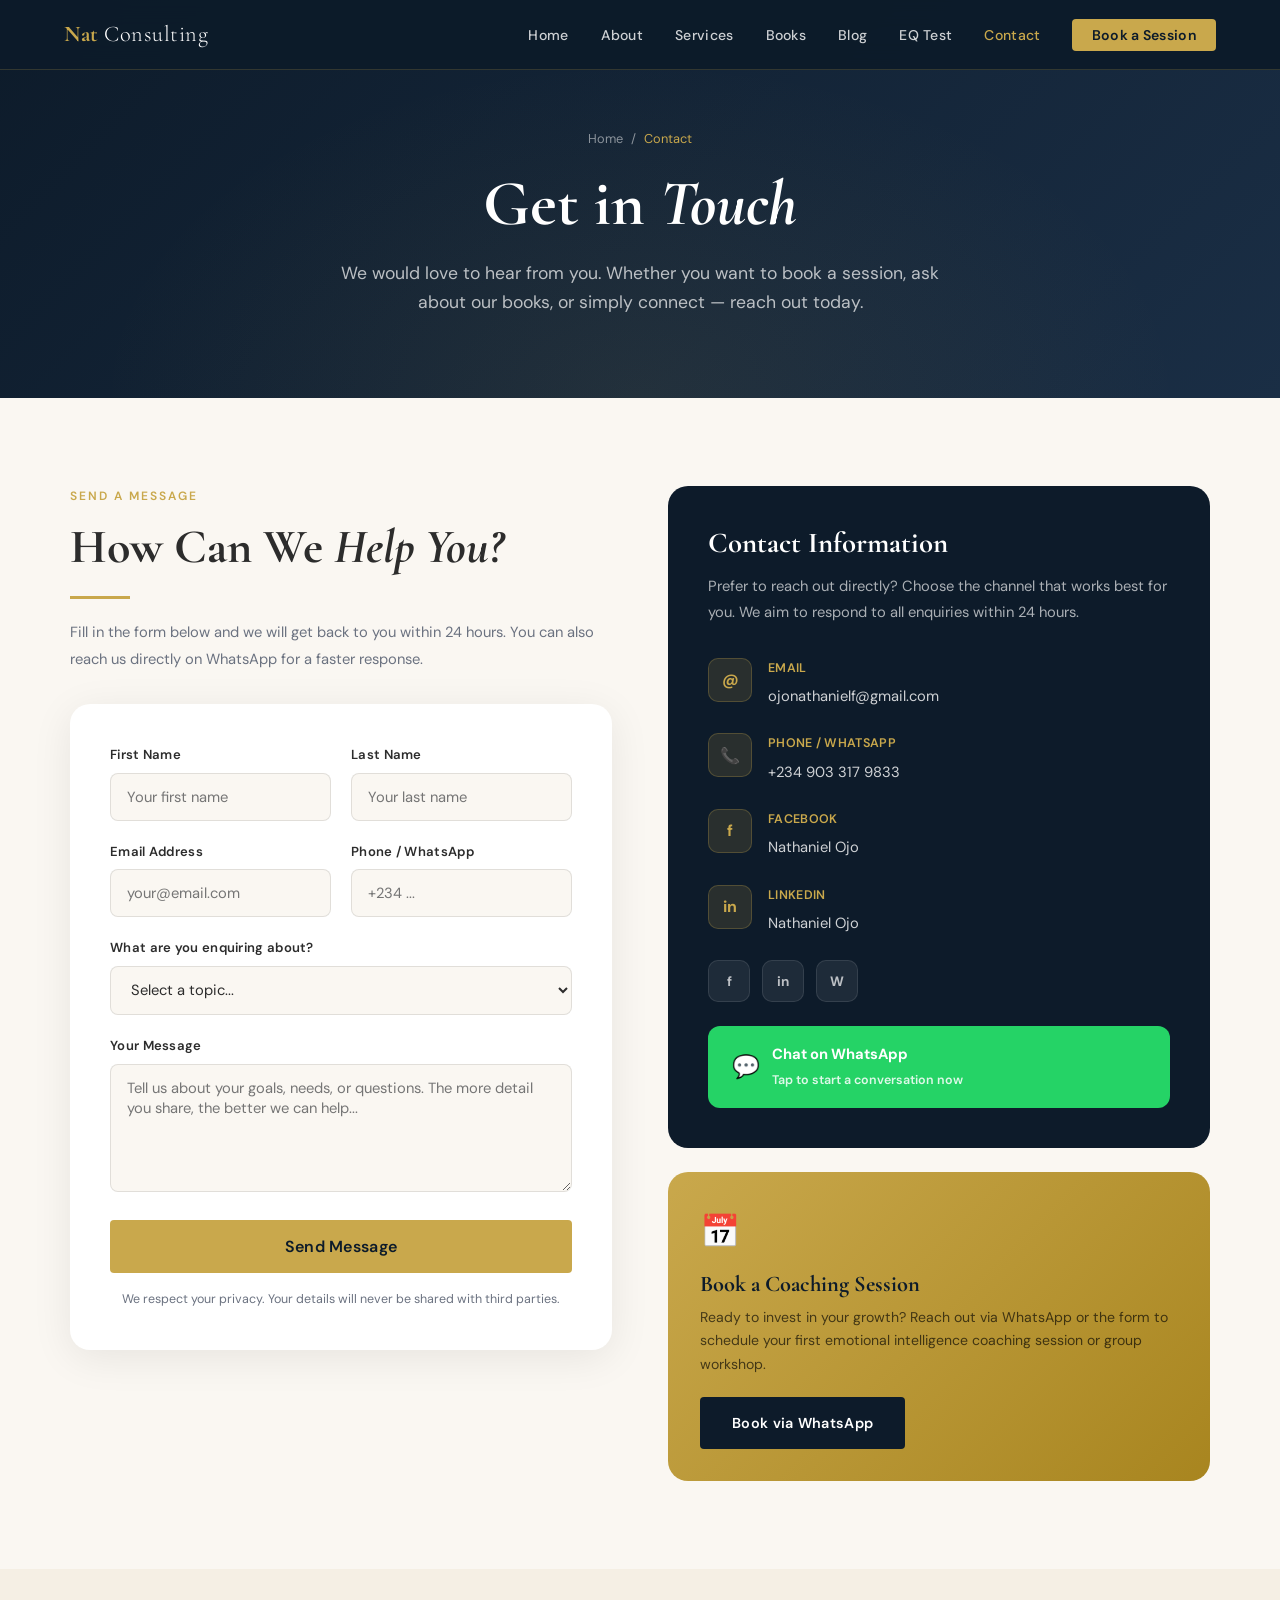
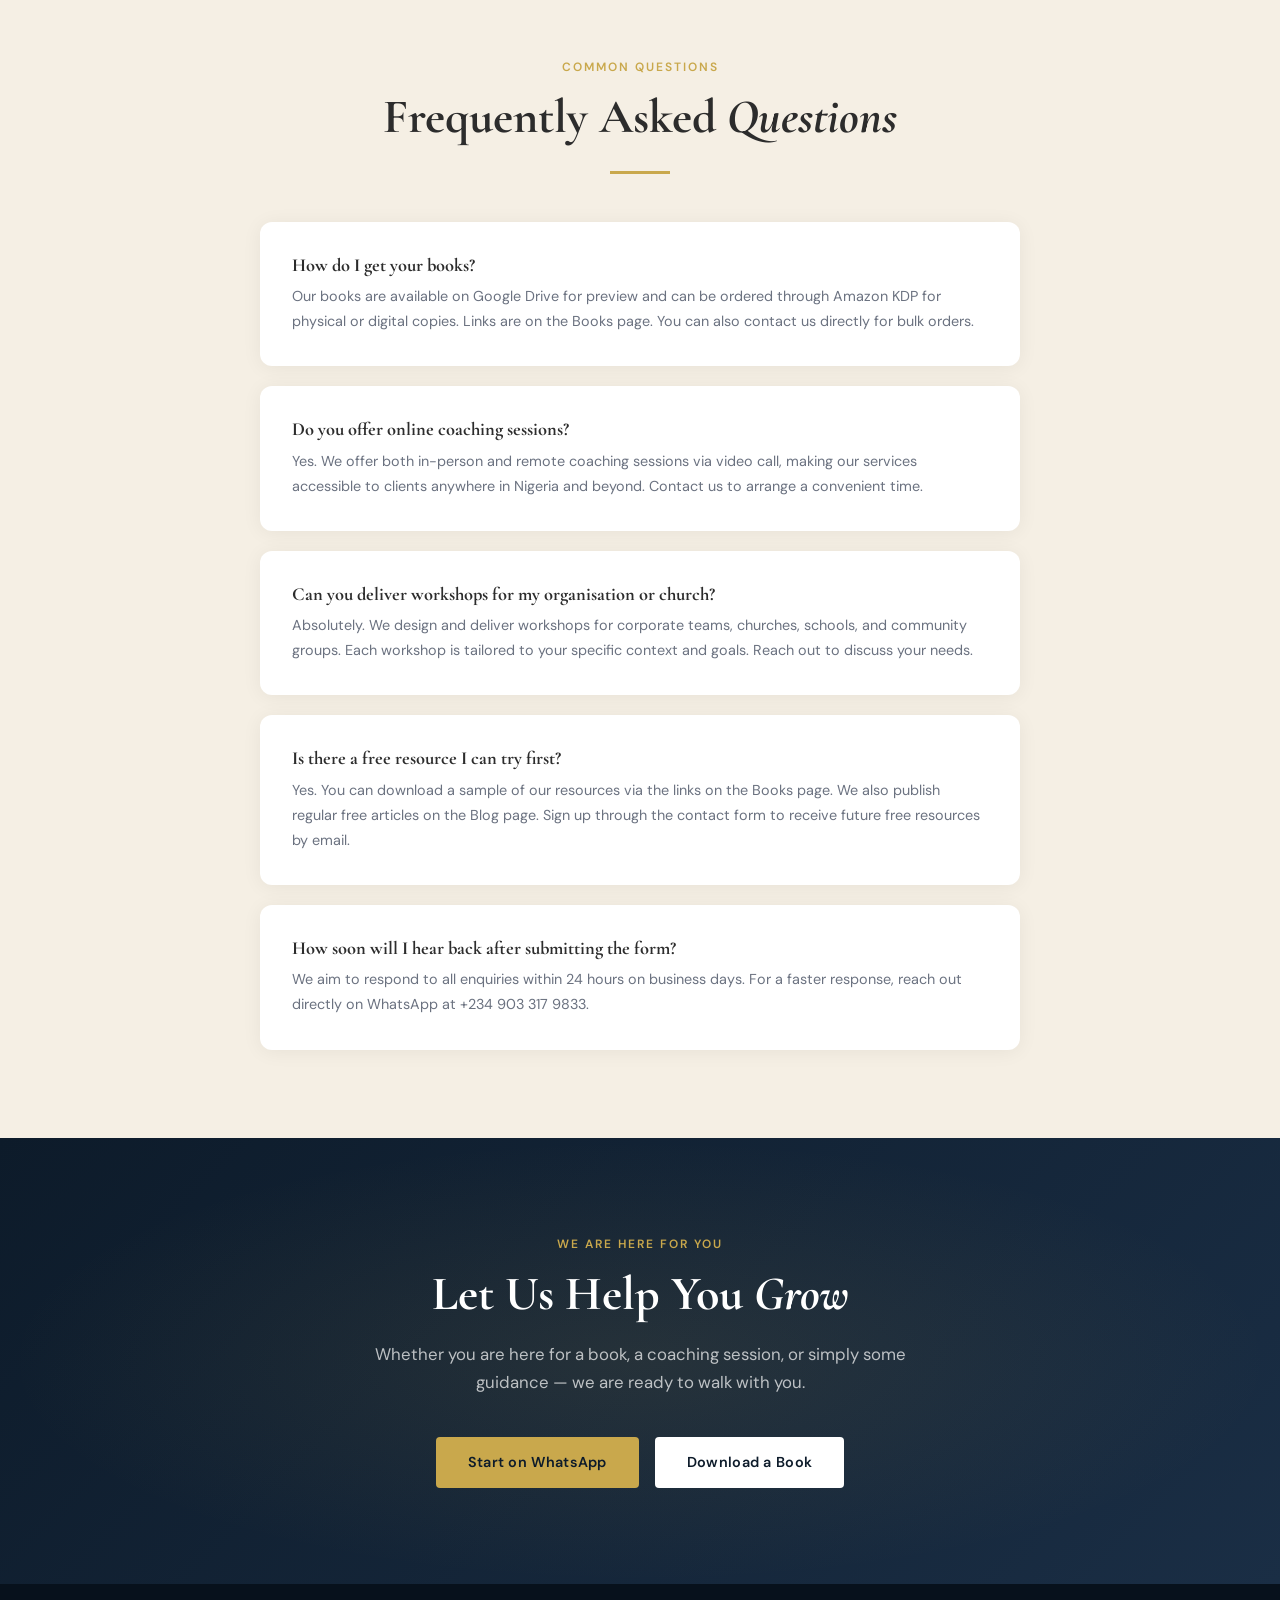
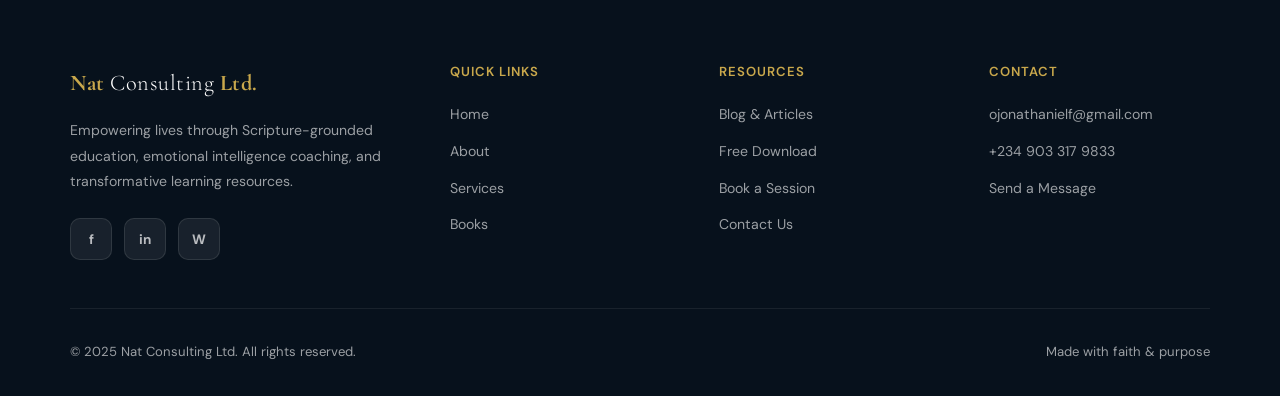
<file: contact.html>
<!DOCTYPE html>
<html lang="en">
<head>
<meta charset="UTF-8"/><meta name="viewport" content="width=device-width,initial-scale=1.0"/>
<title>Contact | Nat Consulting Ltd.</title>
<meta name="description" content="Get in touch with Nat Consulting Ltd. for emotional intelligence coaching, Bible study resources, educational workbooks, and workshop bookings."/>
<link rel="preconnect" href="https://fonts.googleapis.com"/><link rel="preconnect" href="https://fonts.gstatic.com" crossorigin/>
<link href="https://fonts.googleapis.com/css2?family=Cormorant+Garamond:ital,wght@0,300;0,400;0,600;0,700;1,400&family=DM+Sans:opsz,wght@9..40,300;9..40,400;9..40,500;9..40,600&display=swap" rel="stylesheet"/>
<style>
@import url('https://fonts.googleapis.com/css2?family=Cormorant+Garamond:ital,wght@0,300;0,400;0,600;0,700;1,400&family=DM+Sans:opsz,wght@9..40,300;9..40,400;9..40,500;9..40,600&display=swap');
:root{--gold:#C9A84C;--gold-light:#E8C97A;--deep:#0D1B2A;--navy:#1A2E45;--cream:#FAF7F2;--warm:#F5EFE4;--text:#2C2C2C;--muted:#6B7280;--white:#FFFFFF;--accent:#B85C38}
*,*::before,*::after{box-sizing:border-box;margin:0;padding:0}
html{scroll-behavior:smooth}
body{font-family:'DM Sans',sans-serif;color:var(--text);background:var(--cream);line-height:1.7;overflow-x:hidden}
h1,h2,h3,h4{font-family:'Cormorant Garamond',serif;line-height:1.2}
a{text-decoration:none;color:inherit}
img{max-width:100%;display:block}

/* NAV */
nav{position:fixed;top:0;left:0;right:0;z-index:100;background:rgba(13,27,42,0.97);backdrop-filter:blur(12px);padding:0 5%;display:flex;align-items:center;justify-content:space-between;height:70px;border-bottom:1px solid rgba(201,168,76,0.2);transition:box-shadow 0.3s}
.nav-logo{font-family:'Cormorant Garamond',serif;font-size:1.4rem;font-weight:700;color:var(--gold);letter-spacing:0.5px}
.nav-logo span{color:var(--white);font-weight:300}
.nav-links{display:flex;gap:2rem;list-style:none}
.nav-links a{color:rgba(255,255,255,0.8);font-size:0.88rem;font-weight:500;letter-spacing:0.3px;transition:color 0.2s}
.nav-links a:hover,.nav-links a.active{color:var(--gold)}
.nav-cta{background:var(--gold) !important;color:var(--deep) !important;padding:0.45rem 1.2rem;border-radius:4px;font-weight:600 !important;transition:background 0.2s !important}
.nav-cta:hover{background:var(--gold-light) !important}
.hamburger{display:none;flex-direction:column;gap:5px;cursor:pointer;padding:4px}
.hamburger span{display:block;width:24px;height:2px;background:var(--white);transition:0.3s}
.mobile-menu{display:none;position:fixed;top:70px;left:0;right:0;background:rgba(13,27,42,0.98);padding:1.5rem 5%;z-index:99;flex-direction:column;gap:0.75rem;border-bottom:1px solid rgba(201,168,76,0.2)}
.mobile-menu.open{display:flex}
.mobile-menu a{color:rgba(255,255,255,0.8);font-size:1rem;padding:0.6rem 0;border-bottom:1px solid rgba(255,255,255,0.07);transition:color 0.2s}
.mobile-menu a:last-child{border:none;color:var(--gold);font-weight:600}
.mobile-menu a:hover{color:var(--gold)}

/* BUTTONS */
.btn{display:inline-block;padding:0.85rem 2rem;border-radius:4px;font-family:'DM Sans',sans-serif;font-weight:600;font-size:0.9rem;letter-spacing:0.3px;cursor:pointer;transition:all 0.25s;border:none;text-align:center}
.btn-gold{background:var(--gold);color:var(--deep)}
.btn-gold:hover{background:var(--gold-light);transform:translateY(-2px);box-shadow:0 8px 24px rgba(201,168,76,0.35)}
.btn-outline{background:transparent;border:2px solid var(--gold);color:var(--gold)}
.btn-outline:hover{background:var(--gold);color:var(--deep);transform:translateY(-2px)}
.btn-dark{background:var(--deep);color:var(--white)}
.btn-dark:hover{background:var(--navy);transform:translateY(-2px)}
.btn-white{background:var(--white);color:var(--deep)}
.btn-white:hover{background:var(--cream);transform:translateY(-2px)}

/* LAYOUT */
.section{padding:5.5rem 5%}
.section-dark{background:var(--deep);color:var(--white)}
.section-navy{background:var(--navy);color:var(--white)}
.section-warm{background:var(--warm)}
.section-cream{background:var(--cream)}
.container{max-width:1140px;margin:0 auto}
.section-label{font-size:0.75rem;font-weight:600;letter-spacing:2px;text-transform:uppercase;color:var(--gold);margin-bottom:0.75rem;display:block}
.section-title{font-size:clamp(2rem,4vw,3rem);margin-bottom:1.25rem}
.section-subtitle{font-size:1.05rem;color:var(--muted);max-width:600px;line-height:1.8}
.section-dark .section-subtitle,.section-navy .section-subtitle{color:rgba(255,255,255,0.7)}
.divider{width:60px;height:3px;background:var(--gold);margin:1.25rem 0}
.text-center{text-align:center}
.text-center .divider{margin:1.25rem auto}
.text-center .section-subtitle{margin:0 auto}
.grid-2{display:grid;grid-template-columns:1fr 1fr;gap:3rem;align-items:center}
.grid-3{display:grid;grid-template-columns:repeat(3,1fr);gap:2rem}
.grid-4{display:grid;grid-template-columns:repeat(4,1fr);gap:1.5rem}

/* HERO */
.hero{min-height:100vh;background:linear-gradient(135deg,var(--deep) 0%,#0a2540 50%,#1a1a2e 100%);display:flex;align-items:center;position:relative;overflow:hidden;padding-top:70px}
.hero::before{content:'';position:absolute;inset:0;background:radial-gradient(ellipse at 70% 50%,rgba(201,168,76,0.12) 0%,transparent 65%)}
.hero-grid-bg{position:absolute;inset:0;opacity:0.04;background-image:repeating-linear-gradient(0deg,transparent,transparent 60px,rgba(255,255,255,0.5) 60px,rgba(255,255,255,0.5) 61px),repeating-linear-gradient(90deg,transparent,transparent 60px,rgba(255,255,255,0.5) 60px,rgba(255,255,255,0.5) 61px)}
.hero-inner{position:relative;z-index:2;max-width:1140px;margin:0 auto;padding:4rem 5%;display:grid;grid-template-columns:1.2fr 1fr;gap:5rem;align-items:center}
.hero-badge{display:inline-flex;align-items:center;gap:0.5rem;background:rgba(201,168,76,0.15);border:1px solid rgba(201,168,76,0.3);color:var(--gold-light);font-size:0.78rem;font-weight:600;letter-spacing:1.5px;text-transform:uppercase;padding:0.4rem 1rem;border-radius:50px;margin-bottom:1.5rem}
.hero h1{font-size:clamp(2.8rem,5vw,4.2rem);color:var(--white);margin-bottom:1.25rem;font-weight:600}
.hero h1 em{font-style:italic;color:var(--gold)}
.hero-desc{font-size:1.1rem;color:rgba(255,255,255,0.75);margin-bottom:2.5rem;line-height:1.85;max-width:520px}
.hero-actions{display:flex;gap:1rem;flex-wrap:wrap;margin-bottom:3rem}
.hero-stats{display:flex;gap:2.5rem;padding-top:2rem;border-top:1px solid rgba(255,255,255,0.1)}
.stat-num{font-family:'Cormorant Garamond',serif;font-size:2.2rem;font-weight:700;color:var(--gold);line-height:1}
.stat-label{font-size:0.82rem;color:rgba(255,255,255,0.5);margin-top:0.25rem}
.hero-visual{display:flex;justify-content:center;align-items:center}
.card-stack{position:relative;width:300px;height:380px}
.hcard{position:absolute;width:240px;height:300px;border-radius:12px;display:flex;flex-direction:column;justify-content:flex-end;padding:1.5rem;box-shadow:0 20px 60px rgba(0,0,0,0.5)}
.hcard:nth-child(1){background:linear-gradient(145deg,#B85C38,#8B3A22);top:0;left:0;transform:rotate(-6deg)}
.hcard:nth-child(2){background:linear-gradient(145deg,var(--navy),#0a1628);top:30px;left:40px;transform:rotate(-1deg);z-index:2;animation:floatCard 5s ease-in-out infinite}
.hcard:nth-child(3){background:linear-gradient(145deg,#2d5016,#1a3009);top:60px;left:80px;transform:rotate(4deg);z-index:1}
.hcard-title{font-family:'Cormorant Garamond',serif;font-size:1.1rem;color:var(--white);font-weight:600;margin-bottom:0.3rem}
.hcard-sub{font-size:0.72rem;color:rgba(255,255,255,0.6);letter-spacing:1px;text-transform:uppercase}
@keyframes floatCard{0%,100%{transform:translateY(0) rotate(-1deg)}50%{transform:translateY(-10px) rotate(-1deg)}}

/* TRUST BAR */
.trust-bar{background:var(--white);padding:1.5rem 5%;border-bottom:1px solid rgba(0,0,0,0.07)}
.trust-inner{max-width:1140px;margin:0 auto;display:flex;align-items:center;justify-content:center;gap:2.5rem;flex-wrap:wrap}
.trust-item{display:flex;align-items:center;gap:0.6rem;font-size:0.85rem;font-weight:500;color:var(--muted)}

/* SCRIPTURE BANNER */
.scripture-banner{background:var(--warm);padding:3rem 5%;text-align:center;border-top:3px solid var(--gold);border-bottom:3px solid var(--gold)}
.scripture-text{font-family:'Cormorant Garamond',serif;font-size:clamp(1.3rem,3vw,2rem);font-style:italic;color:var(--deep);max-width:700px;margin:0 auto 0.75rem;line-height:1.5}
.scripture-ref{font-size:0.82rem;font-weight:600;letter-spacing:1px;color:var(--gold);text-transform:uppercase}

/* CARDS */
.card{background:var(--white);border-radius:12px;padding:2rem;box-shadow:0 2px 20px rgba(0,0,0,0.06);transition:transform 0.3s,box-shadow 0.3s}
.card:hover{transform:translateY(-6px);box-shadow:0 12px 40px rgba(0,0,0,0.12)}
.card-icon{width:52px;height:52px;background:linear-gradient(135deg,rgba(201,168,76,0.15),rgba(201,168,76,0.05));border:1px solid rgba(201,168,76,0.25);border-radius:12px;display:flex;align-items:center;justify-content:center;font-size:1.4rem;margin-bottom:1.25rem}
.card h3{font-size:1.3rem;margin-bottom:0.75rem}
.card p{font-size:0.92rem;color:var(--muted);line-height:1.75}

/* BOOK CARDS */
.book-card{background:var(--white);border-radius:16px;overflow:hidden;box-shadow:0 4px 24px rgba(0,0,0,0.08);transition:transform 0.3s,box-shadow 0.3s;display:flex;flex-direction:column}
.book-card:hover{transform:translateY(-8px);box-shadow:0 16px 48px rgba(0,0,0,0.15)}
.book-cover{height:220px;display:flex;align-items:center;justify-content:center;font-size:4rem}
.bc1{background:linear-gradient(145deg,#1a3a5c,#0d2035)}
.bc2{background:linear-gradient(145deg,#2d1a4a,#1a0d2e)}
.bc3{background:linear-gradient(145deg,#1a3a1a,#0d2010)}
.book-body{padding:1.5rem;flex:1;display:flex;flex-direction:column}
.book-tag{display:inline-block;font-size:0.7rem;font-weight:600;letter-spacing:1.5px;text-transform:uppercase;color:var(--gold);background:rgba(201,168,76,0.1);border:1px solid rgba(201,168,76,0.2);padding:0.25rem 0.7rem;border-radius:50px;margin-bottom:0.75rem}
.book-body h3{font-size:1.25rem;margin-bottom:0.75rem;color:var(--deep)}
.book-body p{font-size:0.88rem;color:var(--muted);line-height:1.75;flex:1;margin-bottom:1.5rem}
.book-actions{display:flex;gap:0.75rem;flex-wrap:wrap}
.book-actions .btn{font-size:0.82rem;padding:0.6rem 1.1rem}

/* SERVICE CARDS */
.svc-card{background:rgba(255,255,255,0.05);border:1px solid rgba(201,168,76,0.2);border-radius:16px;padding:2.5rem;transition:all 0.3s}
.svc-card:hover{background:rgba(201,168,76,0.08);border-color:rgba(201,168,76,0.5);transform:translateY(-4px)}
.svc-num{font-family:'Cormorant Garamond',serif;font-size:3.5rem;font-weight:700;color:rgba(201,168,76,0.2);line-height:1;margin-bottom:1rem}
.svc-card h3{font-size:1.5rem;color:var(--white);margin-bottom:0.75rem}
.svc-card p{color:rgba(255,255,255,0.65);font-size:0.92rem;line-height:1.8;margin-bottom:1.5rem}
.svc-list{list-style:none;display:flex;flex-direction:column;gap:0.5rem}
.svc-list li{font-size:0.85rem;color:rgba(255,255,255,0.6);display:flex;align-items:center;gap:0.5rem}
.svc-list li::before{content:'✦';color:var(--gold);font-size:0.6rem;flex-shrink:0}

/* TESTIMONIALS */
.testi{background:var(--white);border-radius:16px;padding:2.5rem;box-shadow:0 4px 24px rgba(0,0,0,0.06);position:relative}
.testi::before{content:'\201C';font-family:'Cormorant Garamond',serif;font-size:6rem;color:var(--gold);opacity:0.2;position:absolute;top:-1rem;left:1.5rem;line-height:1}
.testi p{font-size:0.95rem;color:var(--text);line-height:1.85;margin-bottom:1.5rem;font-style:italic}
.testi-author{display:flex;align-items:center;gap:0.75rem}
.avatar{width:44px;height:44px;border-radius:50%;background:linear-gradient(135deg,var(--gold),var(--accent));display:flex;align-items:center;justify-content:center;font-family:'Cormorant Garamond',serif;font-weight:700;color:var(--white);font-size:1.1rem;flex-shrink:0}
.author-name{font-weight:600;font-size:0.9rem}
.author-role{font-size:0.78rem;color:var(--muted)}

/* BLOG CARDS */
.blog-card{background:var(--white);border-radius:12px;overflow:hidden;box-shadow:0 2px 16px rgba(0,0,0,0.06);transition:transform 0.3s,box-shadow 0.3s;display:flex;flex-direction:column}
.blog-card:hover{transform:translateY(-5px);box-shadow:0 10px 36px rgba(0,0,0,0.12)}
.blog-thumb{height:180px;display:flex;align-items:center;justify-content:center;font-size:3rem}
.bt1{background:#f0f5ff;border-bottom:3px solid var(--gold)}
.bt2{background:#fff5f0;border-bottom:3px solid var(--accent)}
.bt3{background:#f0fff0;border-bottom:3px solid #4a8c4a}
.bt4{background:#f5f0ff;border-bottom:3px solid #8B5CF6}
.bt5{background:#f0f4f8;border-bottom:3px solid var(--navy)}
.blog-body{padding:1.5rem;flex:1;display:flex;flex-direction:column}
.blog-cat{font-size:0.7rem;font-weight:600;letter-spacing:1.2px;text-transform:uppercase;color:var(--gold)}
.blog-date{font-size:0.75rem;color:var(--muted)}
.blog-body h3{font-size:1.1rem;margin-bottom:0.75rem;margin-top:0.5rem}
.blog-body p{font-size:0.88rem;color:var(--muted);line-height:1.7;flex:1;margin-bottom:1rem}
.read-more{font-size:0.82rem;font-weight:600;color:var(--gold);display:inline-flex;align-items:center;gap:0.3rem;transition:gap 0.2s}
.read-more:hover{gap:0.6rem}

/* VALUES */
.values-grid{display:grid;grid-template-columns:1fr 1fr;gap:1rem;margin:1.5rem 0}
.value-item{display:flex;align-items:flex-start;gap:0.75rem;padding:1rem;background:var(--warm);border-radius:10px}
.value-icon{font-size:1.2rem;flex-shrink:0;margin-top:0.1rem}
.value-name{font-weight:600;font-size:0.88rem;margin-bottom:0.2rem}
.value-desc{font-size:0.8rem;color:var(--muted)}

/* PAGE HERO */
.page-hero{background:linear-gradient(135deg,var(--deep),var(--navy));padding:8rem 5% 5rem;text-align:center;position:relative;overflow:hidden}
.page-hero::before{content:'';position:absolute;inset:0;background:radial-gradient(ellipse at 50% 100%,rgba(201,168,76,0.08),transparent 60%)}
.page-hero>*{position:relative}
.page-hero h1{font-size:clamp(2.5rem,5vw,4rem);color:var(--white);margin-bottom:1rem}
.page-hero p{font-size:1.1rem;color:rgba(255,255,255,0.7);max-width:600px;margin:0 auto}
.breadcrumb{display:flex;align-items:center;justify-content:center;gap:0.5rem;font-size:0.8rem;color:rgba(255,255,255,0.5);margin-bottom:1rem}
.breadcrumb a{color:rgba(255,255,255,0.5);transition:color 0.2s}
.breadcrumb a:hover{color:var(--gold)}
.breadcrumb span{color:var(--gold)}

/* CTA BANNER */
.cta-banner{background:linear-gradient(135deg,var(--deep) 0%,#1a2e45 100%);padding:6rem 5%;text-align:center;position:relative;overflow:hidden}
.cta-banner::before{content:'';position:absolute;inset:0;background:radial-gradient(ellipse at center,rgba(201,168,76,0.1) 0%,transparent 70%)}
.cta-banner>*{position:relative;z-index:1}
.cta-banner h2{font-size:clamp(2rem,4vw,3rem);color:var(--white);margin-bottom:1rem}
.cta-banner p{color:rgba(255,255,255,0.7);font-size:1.05rem;max-width:540px;margin:0 auto 2.5rem}
.cta-actions{display:flex;gap:1rem;justify-content:center;flex-wrap:wrap}

/* ABOUT IMG */
.about-img-frame{width:100%;aspect-ratio:4/5;background:linear-gradient(145deg,var(--navy),var(--deep));border-radius:16px;display:flex;align-items:center;justify-content:center;font-size:6rem;position:relative;overflow:hidden}
.about-img-frame::after{content:'';position:absolute;bottom:0;left:0;right:0;height:40%;background:linear-gradient(to top,rgba(13,27,42,0.7),transparent)}
.about-wrap{position:relative}
.about-accent{position:absolute;bottom:-1.5rem;right:-1.5rem;background:var(--gold);color:var(--deep);padding:1.25rem 1.5rem;border-radius:12px;box-shadow:0 8px 30px rgba(201,168,76,0.35);z-index:2}
.accent-num{font-family:'Cormorant Garamond',serif;font-size:2.5rem;font-weight:700;line-height:1}
.accent-text{font-size:0.78rem;font-weight:600}
.prose p{font-size:0.95rem;color:var(--muted);line-height:1.85;margin-bottom:1.25rem}
.prose h3{font-size:1.4rem;margin-bottom:0.75rem;margin-top:2rem}
.prose ul{list-style:none;padding:0}
.prose ul li{padding:0.4rem 0 0.4rem 1.5rem;position:relative;font-size:0.92rem;color:var(--muted)}
.prose ul li::before{content:'✦';color:var(--gold);font-size:0.6rem;position:absolute;left:0;top:0.65rem}

/* CONTACT */
.contact-form-wrap{background:var(--white);border-radius:20px;padding:2.5rem;box-shadow:0 8px 40px rgba(0,0,0,0.08)}
.form-row{display:grid;grid-template-columns:1fr 1fr;gap:1.25rem;margin-bottom:1.25rem}
.form-group{display:flex;flex-direction:column;gap:0.4rem}
.form-group.full{grid-column:1/-1}
label{font-size:0.82rem;font-weight:600;color:var(--text);letter-spacing:0.3px}
input,textarea,select{border:1.5px solid rgba(0,0,0,0.1);border-radius:8px;padding:0.8rem 1rem;font-family:'DM Sans',sans-serif;font-size:0.92rem;color:var(--text);background:var(--cream);transition:border-color 0.2s,box-shadow 0.2s;outline:none;resize:vertical}
input:focus,textarea:focus,select:focus{border-color:var(--gold);box-shadow:0 0 0 3px rgba(201,168,76,0.12)}
.contact-info-card{background:var(--deep);border-radius:20px;padding:2.5rem;color:var(--white);height:100%}
.contact-info-card h3{font-size:1.8rem;color:var(--white);margin-bottom:0.75rem}
.contact-info-card>p{color:rgba(255,255,255,0.65);font-size:0.92rem;line-height:1.8;margin-bottom:2rem}
.c-detail{display:flex;align-items:flex-start;gap:1rem;margin-bottom:1.5rem}
.c-detail-icon{width:44px;height:44px;background:rgba(201,168,76,0.15);border:1px solid rgba(201,168,76,0.25);border-radius:10px;display:flex;align-items:center;justify-content:center;font-size:1rem;flex-shrink:0;color:var(--gold);font-weight:700}
.c-detail-text strong{display:block;font-size:0.78rem;color:var(--gold);margin-bottom:0.2rem;font-weight:600;letter-spacing:0.3px;text-transform:uppercase}
.c-detail-text a{color:rgba(255,255,255,0.8);font-size:0.92rem;transition:color 0.2s}
.c-detail-text a:hover{color:var(--gold)}
.social-row{display:flex;gap:0.75rem;margin-top:1.5rem}
.soc-btn{width:42px;height:42px;background:rgba(255,255,255,0.07);border:1px solid rgba(255,255,255,0.1);border-radius:10px;display:flex;align-items:center;justify-content:center;color:rgba(255,255,255,0.7);font-size:0.85rem;font-weight:700;transition:all 0.2s;cursor:pointer}
.soc-btn:hover{background:var(--gold);border-color:var(--gold);color:var(--deep)}
.wa-btn{display:flex;align-items:center;gap:0.75rem;background:#25D366;color:var(--white);padding:1rem 1.5rem;border-radius:12px;margin-top:1.5rem;font-weight:600;font-size:0.92rem;transition:all 0.2s;text-decoration:none}
.wa-btn:hover{background:#1fb858;transform:translateY(-2px);box-shadow:0 8px 24px rgba(37,211,102,0.3);color:var(--white)}

/* BOOK FULL */
.book-full{background:var(--white);border-radius:20px;overflow:hidden;box-shadow:0 8px 40px rgba(0,0,0,0.09);margin-bottom:3.5rem}
.book-full-inner{display:grid;grid-template-columns:320px 1fr;min-height:440px}
.book-full-cover{display:flex;align-items:center;justify-content:center;font-size:5rem}
.book-full-body{padding:3rem}
.book-feat-list{list-style:none;display:grid;grid-template-columns:1fr 1fr;gap:0.5rem;margin:1.25rem 0}
.book-feat-list li{font-size:0.85rem;color:var(--muted);display:flex;align-items:center;gap:0.5rem}
.book-feat-list li::before{content:'✦';color:var(--gold);font-size:0.6rem}
.price-badge{display:inline-flex;align-items:center;gap:0.5rem;background:rgba(201,168,76,0.1);border:1.5px solid rgba(201,168,76,0.3);color:var(--gold);padding:0.4rem 1rem;border-radius:50px;font-size:0.82rem;font-weight:600;margin-bottom:1rem}
.canva-box{background:linear-gradient(135deg,#f5f3ff,#ede9fe);border:1.5px solid #a78bfa;border-radius:12px;padding:1.5rem;margin-top:1.5rem}
.canva-box h4{font-family:'DM Sans',sans-serif;font-size:0.78rem;font-weight:700;letter-spacing:1.2px;text-transform:uppercase;color:#6d28d9;margin-bottom:0.75rem}
.canva-box p{font-size:0.85rem;color:#4c1d95;line-height:1.7}

/* ARTICLE FULL */
.article-full{background:var(--white);border-radius:16px;overflow:hidden;box-shadow:0 4px 24px rgba(0,0,0,0.07);margin-bottom:2.5rem;display:grid;grid-template-columns:200px 1fr}
.art-thumb{display:flex;align-items:center;justify-content:center;font-size:3rem;min-height:200px}
.art-body{padding:2.5rem}
.art-body h3{font-size:1.5rem;margin-bottom:0.75rem}
.art-body p{font-size:0.92rem;color:var(--muted);line-height:1.8;margin-bottom:1.25rem}
.tag-row{display:flex;gap:0.5rem;flex-wrap:wrap;margin-bottom:1rem}
.tag{font-size:0.72rem;font-weight:600;letter-spacing:1px;text-transform:uppercase;padding:0.3rem 0.75rem;border-radius:50px}
.tag-bible{background:rgba(201,168,76,0.12);color:#8a6a10;border:1px solid rgba(201,168,76,0.3)}
.tag-eq{background:rgba(184,92,56,0.1);color:#8B3A22;border:1px solid rgba(184,92,56,0.25)}
.tag-edu{background:rgba(26,58,90,0.08);color:#1a3a5c;border:1px solid rgba(26,58,90,0.2)}
.tag-dev{background:rgba(45,80,22,0.08);color:#1a4010;border:1px solid rgba(45,80,22,0.2)}

/* FOOTER */
footer{background:#07111c;color:rgba(255,255,255,0.6);padding:5rem 5% 2rem}
.footer-grid{max-width:1140px;margin:0 auto;display:grid;grid-template-columns:1.5fr 1fr 1fr 1fr;gap:3rem;padding-bottom:3rem;border-bottom:1px solid rgba(255,255,255,0.07);margin-bottom:2rem}
.footer-brand p{font-size:0.88rem;line-height:1.8;margin:1rem 0 1.5rem}
.footer-col h4{font-family:'DM Sans',sans-serif;font-size:0.82rem;font-weight:600;letter-spacing:1px;text-transform:uppercase;color:var(--gold);margin-bottom:1.25rem}
.footer-col ul{list-style:none;display:flex;flex-direction:column;gap:0.6rem}
.footer-col li a{font-size:0.88rem;transition:color 0.2s}
.footer-col li a:hover{color:var(--gold)}
.footer-bottom{max-width:1140px;margin:0 auto;display:flex;align-items:center;justify-content:space-between;font-size:0.82rem;flex-wrap:wrap;gap:1rem}

/* SCROLL REVEAL */
.reveal{opacity:0;transform:translateY(28px);transition:opacity 0.65s ease,transform 0.65s ease}
.reveal.visible{opacity:1;transform:translateY(0)}

/* RESPONSIVE */
@media(max-width:900px){
  .grid-2,.hero-inner{grid-template-columns:1fr}
  .grid-3,.grid-4{grid-template-columns:repeat(2,1fr)}
  .hero-visual{display:none}
  .footer-grid{grid-template-columns:1fr 1fr}
  .form-row{grid-template-columns:1fr}
  .values-grid{grid-template-columns:1fr}
  .book-full-inner{grid-template-columns:1fr}
  .book-full-cover{min-height:200px}
  .article-full{grid-template-columns:1fr}
  .art-thumb{min-height:120px}
}
@media(max-width:640px){
  .nav-links{display:none}
  .hamburger{display:flex}
  .grid-3,.grid-4{grid-template-columns:1fr}
  .footer-grid{grid-template-columns:1fr}
  .section{padding:4rem 5%}
  .contact-form-wrap,.contact-info-card{padding:1.75rem}
}
</style>


</head>
<body>
<div id="nav-ph"></div>

<section class="page-hero">
  <div class="breadcrumb"><a href="index.html">Home</a> / <span>Contact</span></div>
  <h1>Get in <em>Touch</em></h1>
  <p>We would love to hear from you. Whether you want to book a session, ask about our books, or simply connect — reach out today.</p>
</section>

<section class="section section-cream">
<div class="container">
<div class="grid-2" style="gap:3.5rem;align-items:start;">

<div>
<span class="section-label">Send a Message</span>
<h2 class="section-title">How Can We <em>Help You?</em></h2>
<div class="divider"></div>
<p style="color:#6B7280;font-size:0.92rem;line-height:1.8;margin-bottom:2rem;">Fill in the form below and we will get back to you within 24 hours. You can also reach us directly on WhatsApp for a faster response.</p>
<div class="contact-form-wrap">
<form id="contactForm" action="https://formspree.io/f/xlgplzpb"
  method="POST">
<div class="form-row">
<div class="form-group"><label for="fn">First Name</label><input type="text" id="fn" name="firstName" placeholder="Your first name" required/></div>
<div class="form-group"><label for="ln">Last Name</label><input type="text" id="ln" name="lastName" placeholder="Your last name" required/></div>
</div>
<div class="form-row">
<div class="form-group"><label for="em">Email Address</label><input type="email" id="em" name="email" placeholder="your@email.com" required/></div>
<div class="form-group"><label for="ph">Phone / WhatsApp</label><input type="tel" id="ph" name="phone" placeholder="+234 ..."/></div>
</div>
<div class="form-group full" style="margin-bottom:1.25rem;">
<label for="sub">What are you enquiring about?</label>
<select id="sub" name="subject">
<option value="">Select a topic...</option>
<option>Emotional Intelligence Coaching</option>
<option>EQ Workshop Booking</option>
<option>Bible Study Workbook</option>
<option>Prayer Journal</option>
<option>Emotional Intelligence Workbook</option>
<option>Bulk Book Order</option>
<option>Free Resources / Newsletter</option>
<option>General Enquiry</option>
</select>
</div>
<div class="form-group full" style="margin-bottom:1.75rem;">
<label for="msg">Your Message</label>
<textarea id="msg" name="message" rows="5" placeholder="Tell us about your goals, needs, or questions. The more detail you share, the better we can help..." required></textarea>
</div>
<button type="submit" class="btn btn-gold" style="width:100%;font-size:1rem;padding:1rem;">Send Message</button>
<p style="font-size:0.78rem;color:#6B7280;text-align:center;margin-top:1rem;">We respect your privacy. Your details will never be shared with third parties.</p>
</form>
</div>
</div>

<div>
<div class="contact-info-card">
<h3>Contact Information</h3>
<p>Prefer to reach out directly? Choose the channel that works best for you. We aim to respond to all enquiries within 24 hours.</p>

<div class="c-detail">
<div class="c-detail-icon">@</div>
<div class="c-detail-text"><strong>Email</strong><a href="mailto:ojonathanielf@gmail.com">ojonathanielf@gmail.com</a></div>
</div>

<div class="c-detail">
<div class="c-detail-icon">&#128222;</div>
<div class="c-detail-text"><strong>Phone / WhatsApp</strong><a href="tel:+2349033179833">+234 903 317 9833</a></div>
</div>

<div class="c-detail">
<div class="c-detail-icon">f</div>
<div class="c-detail-text"><strong>Facebook</strong><a href="https://www.facebook.com/ojo.nathaniel3?mibextid=ZbWKwL" target="_blank">Nathaniel Ojo</a></div>
</div>

<div class="c-detail">
<div class="c-detail-icon">in</div>
<div class="c-detail-text"><strong>LinkedIn</strong><a href="https://www.linkedin.com/in/nathanielojo" target="_blank">Nathaniel Ojo</a></div>
</div>

<div class="social-row">
<a href="https://www.facebook.com/ojo.nathaniel3?mibextid=ZbWKwL" target="_blank" class="soc-btn">f</a>
<a href="https://www.linkedin.com/in/nathanielojo" target="_blank" class="soc-btn">in</a>
<a href="https://wa.me/2349033179833" target="_blank" class="soc-btn">W</a>
</div>

<a href="https://wa.me/2349033179833?text=Hello%20Nat%20Consulting%2C%20I%20would%20like%20to%20find%20out%20more%20about%20your%20services." target="_blank" class="wa-btn">
<span style="font-size:1.4rem;">&#128172;</span>
<div><strong style="display:block;">Chat on WhatsApp</strong><span style="font-size:0.78rem;opacity:0.85;">Tap to start a conversation now</span></div>
</a>
</div>

<div style="background:linear-gradient(135deg,#C9A84C,#a8851f);border-radius:20px;padding:2rem;margin-top:1.5rem;">
<div style="font-size:2rem;margin-bottom:0.75rem;">&#128197;</div>
<h3 style="font-size:1.4rem;margin-bottom:0.5rem;color:#0D1B2A;font-family:'Cormorant Garamond',serif;">Book a Coaching Session</h3>
<p style="font-size:0.88rem;line-height:1.7;margin-bottom:1.25rem;color:rgba(0,0,0,0.65);">Ready to invest in your growth? Reach out via WhatsApp or the form to schedule your first emotional intelligence coaching session or group workshop.</p>
<a href="https://wa.me/2349033179833?text=Hello%2C%20I%20would%20like%20to%20book%20a%20coaching%20session." target="_blank" class="btn btn-dark" style="display:inline-block;">Book via WhatsApp</a>
</div>
</div>

</div>
</div>
</section>

<section class="section section-warm">
<div class="container">
<div class="text-center" style="margin-bottom:3rem;">
<span class="section-label">Common Questions</span>
<h2 class="section-title">Frequently Asked <em>Questions</em></h2>
<div class="divider" style="margin:1.5rem auto;"></div>
</div>
<div style="max-width:760px;margin:0 auto;display:flex;flex-direction:column;gap:1.25rem;">
<div class="card"><h3 style="font-size:1.15rem;margin-bottom:0.5rem;">How do I get your books?</h3><p style="font-size:0.9rem;color:#6B7280;">Our books are available on Google Drive for preview and can be ordered through Amazon KDP for physical or digital copies. Links are on the Books page. You can also contact us directly for bulk orders.</p></div>
<div class="card"><h3 style="font-size:1.15rem;margin-bottom:0.5rem;">Do you offer online coaching sessions?</h3><p style="font-size:0.9rem;color:#6B7280;">Yes. We offer both in-person and remote coaching sessions via video call, making our services accessible to clients anywhere in Nigeria and beyond. Contact us to arrange a convenient time.</p></div>
<div class="card"><h3 style="font-size:1.15rem;margin-bottom:0.5rem;">Can you deliver workshops for my organisation or church?</h3><p style="font-size:0.9rem;color:#6B7280;">Absolutely. We design and deliver workshops for corporate teams, churches, schools, and community groups. Each workshop is tailored to your specific context and goals. Reach out to discuss your needs.</p></div>
<div class="card"><h3 style="font-size:1.15rem;margin-bottom:0.5rem;">Is there a free resource I can try first?</h3><p style="font-size:0.9rem;color:#6B7280;">Yes. You can download a sample of our resources via the links on the Books page. We also publish regular free articles on the Blog page. Sign up through the contact form to receive future free resources by email.</p></div>
<div class="card"><h3 style="font-size:1.15rem;margin-bottom:0.5rem;">How soon will I hear back after submitting the form?</h3><p style="font-size:0.9rem;color:#6B7280;">We aim to respond to all enquiries within 24 hours on business days. For a faster response, reach out directly on WhatsApp at +234 903 317 9833.</p></div>
</div>
</div>
</section>

<section class="cta-banner">
<span class="section-label">We Are Here for You</span>
<h2>Let Us Help You <em>Grow</em></h2>
<p>Whether you are here for a book, a coaching session, or simply some guidance — we are ready to walk with you.</p>
<div class="cta-actions">
<a href="https://wa.me/2349033179833" target="_blank" class="btn btn-gold">Start on WhatsApp</a>
<a href="books.html" class="btn btn-white">Download a Book</a>
</div>
</section>

<div id="footer-ph"></div>
<script>
// NAV
(function(){
  var pages=[
    {href:'index.html',label:'Home'},
    {href:'about.html',label:'About'},
    {href:'services.html',label:'Services'},
    {href:'books.html',label:'Books'},
    {href:'blog.html',label:'Blog'},
    {href:'eq-assessment.html',label:'EQ Test'},{href:'contact.html',label:'Contact'}
  ];
  var cur=window.location.pathname.split('/').pop()||'index.html';
  var links=pages.map(function(p){return'<li><a href="'+p.href+'"'+(p.href===cur?' class="active"':'')+'>'+p.label+'</a></li>';}).join('');
  var mlinks=pages.map(function(p){return'<a href="'+p.href+'"'+(p.href===cur?' class="active"':'')+'>'+p.label+'</a>';}).join('');
  document.getElementById('nav-ph').innerHTML=
    '<nav id="mainNav">'+
      '<a href="index.html" class="nav-logo">Nat <span>Consulting</span></a>'+
      '<ul class="nav-links">'+links+
        '<li><a href="contact.html" class="nav-cta">Book a Session</a></li>'+
      '</ul>'+
      '<div class="hamburger" id="hbg"><span></span><span></span><span></span></div>'+
    '</nav>'+
    '<div class="mobile-menu" id="mmenu">'+mlinks+
      '<a href="contact.html">Book a Session →</a>'+
    '</div>';

  document.getElementById('hbg').addEventListener('click',function(){
    document.getElementById('mmenu').classList.toggle('open');
  });
  document.querySelectorAll('.mobile-menu a').forEach(function(l){
    l.addEventListener('click',function(){document.getElementById('mmenu').classList.remove('open');});
  });
  window.addEventListener('scroll',function(){
    document.getElementById('mainNav').style.boxShadow=window.scrollY>20?'0 4px 30px rgba(0,0,0,0.3)':'none';
  });
})();

// FOOTER
(function(){
  document.getElementById('footer-ph').innerHTML=
    '<footer>'+
      '<div class="footer-grid">'+
        '<div class="footer-brand">'+
          '<a href="index.html" class="nav-logo" style="display:block;margin-bottom:1rem;">Nat <span>Consulting</span> Ltd.</a>'+
          '<p>Empowering lives through Scripture-grounded education, emotional intelligence coaching, and transformative learning resources.</p>'+
          '<div class="social-row">'+
            '<a href="https://www.facebook.com/ojo.nathaniel3?mibextid=ZbWKwL" target="_blank" class="soc-btn" title="Facebook">f</a>'+
            '<a href="https://www.linkedin.com/in/nathanielojo" target="_blank" class="soc-btn" title="LinkedIn">in</a>'+
            '<a href="https://wa.me/2349033179833" target="_blank" class="soc-btn" title="WhatsApp">W</a>'+
          '</div>'+
        '</div>'+
        '<div class="footer-col"><h4>Quick Links</h4><ul>'+
          '<li><a href="index.html">Home</a></li>'+
          '<li><a href="about.html">About</a></li>'+
          '<li><a href="services.html">Services</a></li>'+
          '<li><a href="books.html">Books</a></li>'+
        '</ul></div>'+
        '<div class="footer-col"><h4>Resources</h4><ul>'+
          '<li><a href="blog.html">Blog &amp; Articles</a></li>'+
          '<li><a href="books.html">Free Download</a></li>'+
          '<li><a href="contact.html">Book a Session</a></li>'+
          '<li><a href="contact.html">Contact Us</a></li>'+
        '</ul></div>'+
        '<div class="footer-col"><h4>Contact</h4><ul>'+
          '<li><a href="mailto:ojonathanielf@gmail.com">ojonathanielf@gmail.com</a></li>'+
          '<li><a href="https://wa.me/2349033179833">+234 903 317 9833</a></li>'+
          '<li><a href="contact.html">Send a Message</a></li>'+
        '</ul></div>'+
      '</div>'+
      '<div class="footer-bottom">'+
        '<span>&copy; 2025 Nat Consulting Ltd. All rights reserved.</span>'+
        '<span>Made with faith &amp; purpose</span>'+
      '</div>'+
    '</footer>';
})();

// SCROLL REVEAL
(function(){
  var els=document.querySelectorAll('.card,.book-card,.svc-card,.blog-card,.testi,.article-full,.book-full,.value-item');
  var obs=new IntersectionObserver(function(entries){
    entries.forEach(function(e){if(e.isIntersecting)e.target.classList.add('visible');});
  },{threshold:0.1,rootMargin:'0px 0px -40px 0px'});
  els.forEach(function(el){el.classList.add('reveal');obs.observe(el);});
})();

// CONTACT FORM
(function(){
  var f=document.getElementById('contactForm');
  if(!f)return;
  f.addEventListener('submit',function(e){
    var btn=f.querySelector('button[type=submit]');
    btn.textContent='Sending...';
    // Formspree handles submission natively; this just gives feedback on success
    setTimeout(function(){
      btn.textContent='Message Sent! ✓';
      btn.style.background='#25D366';
    },1200);
  });
})();
</script>

</body>
</html>
</file>
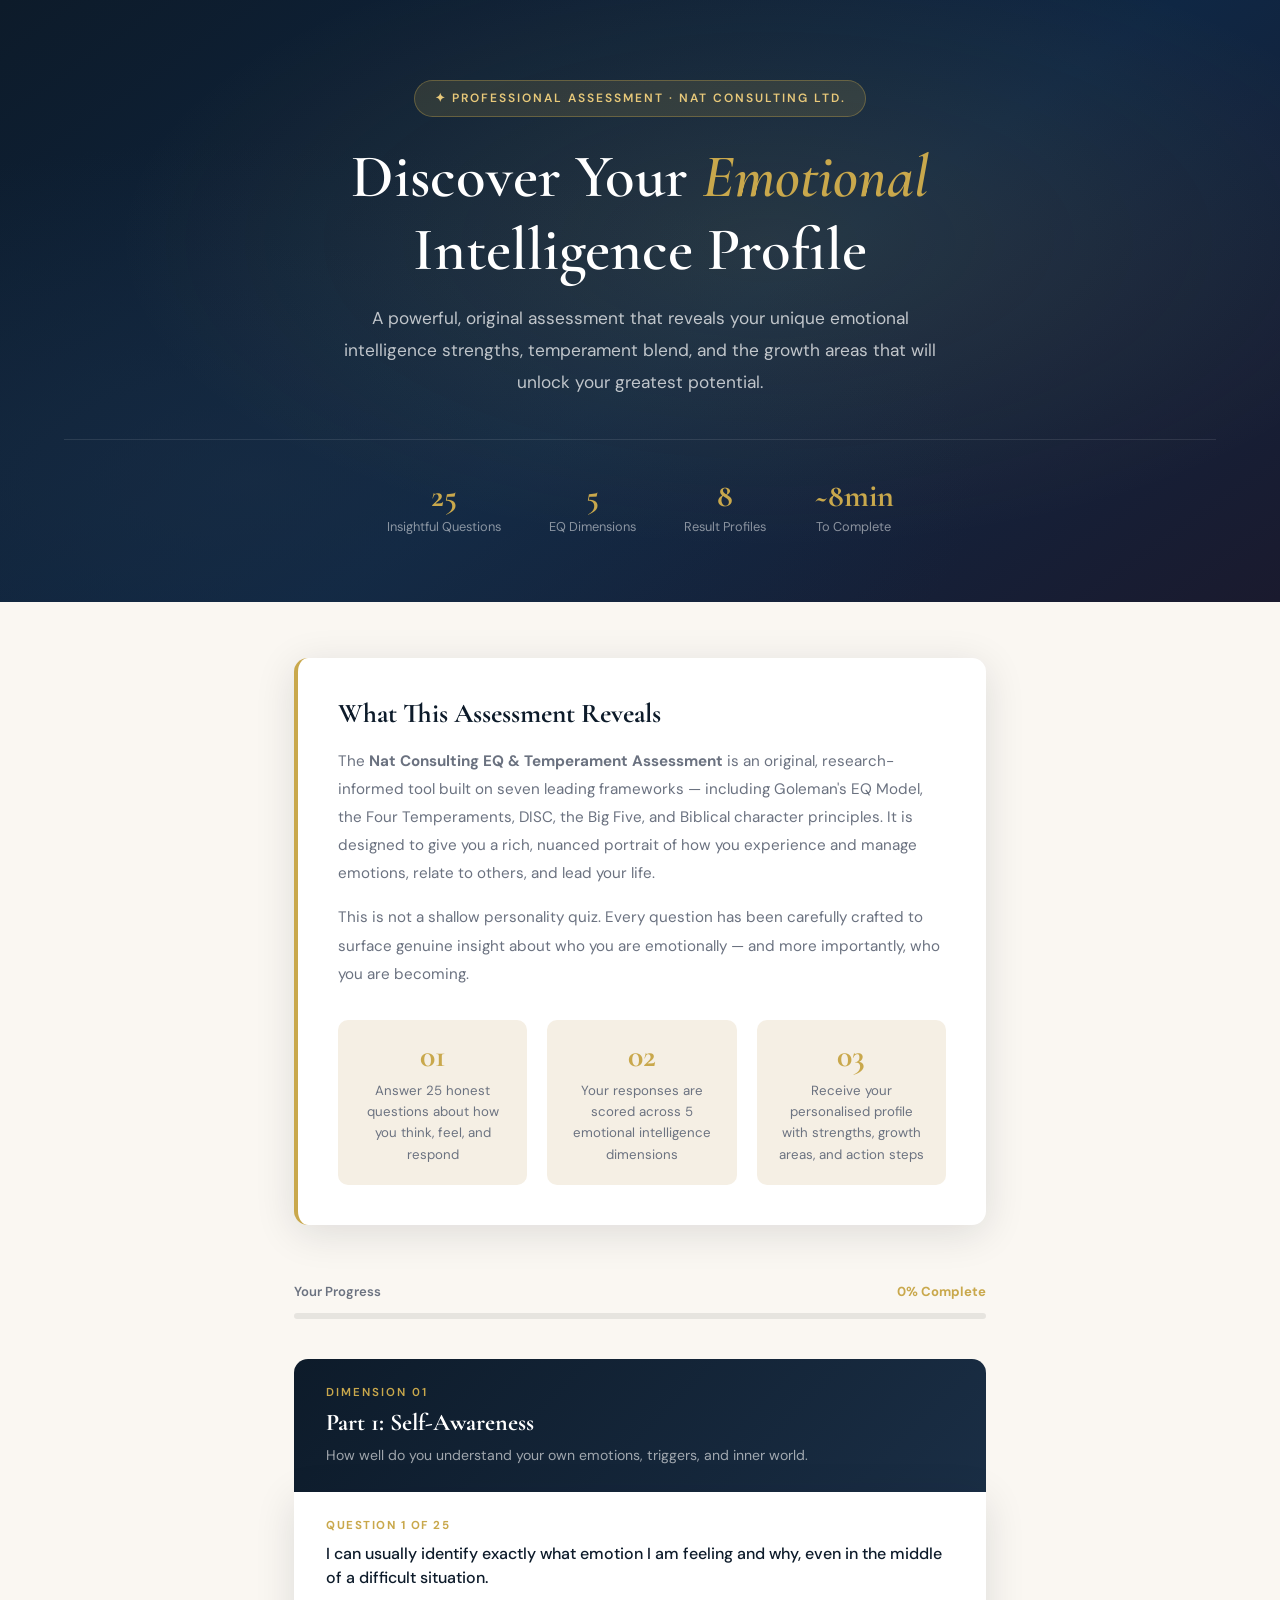
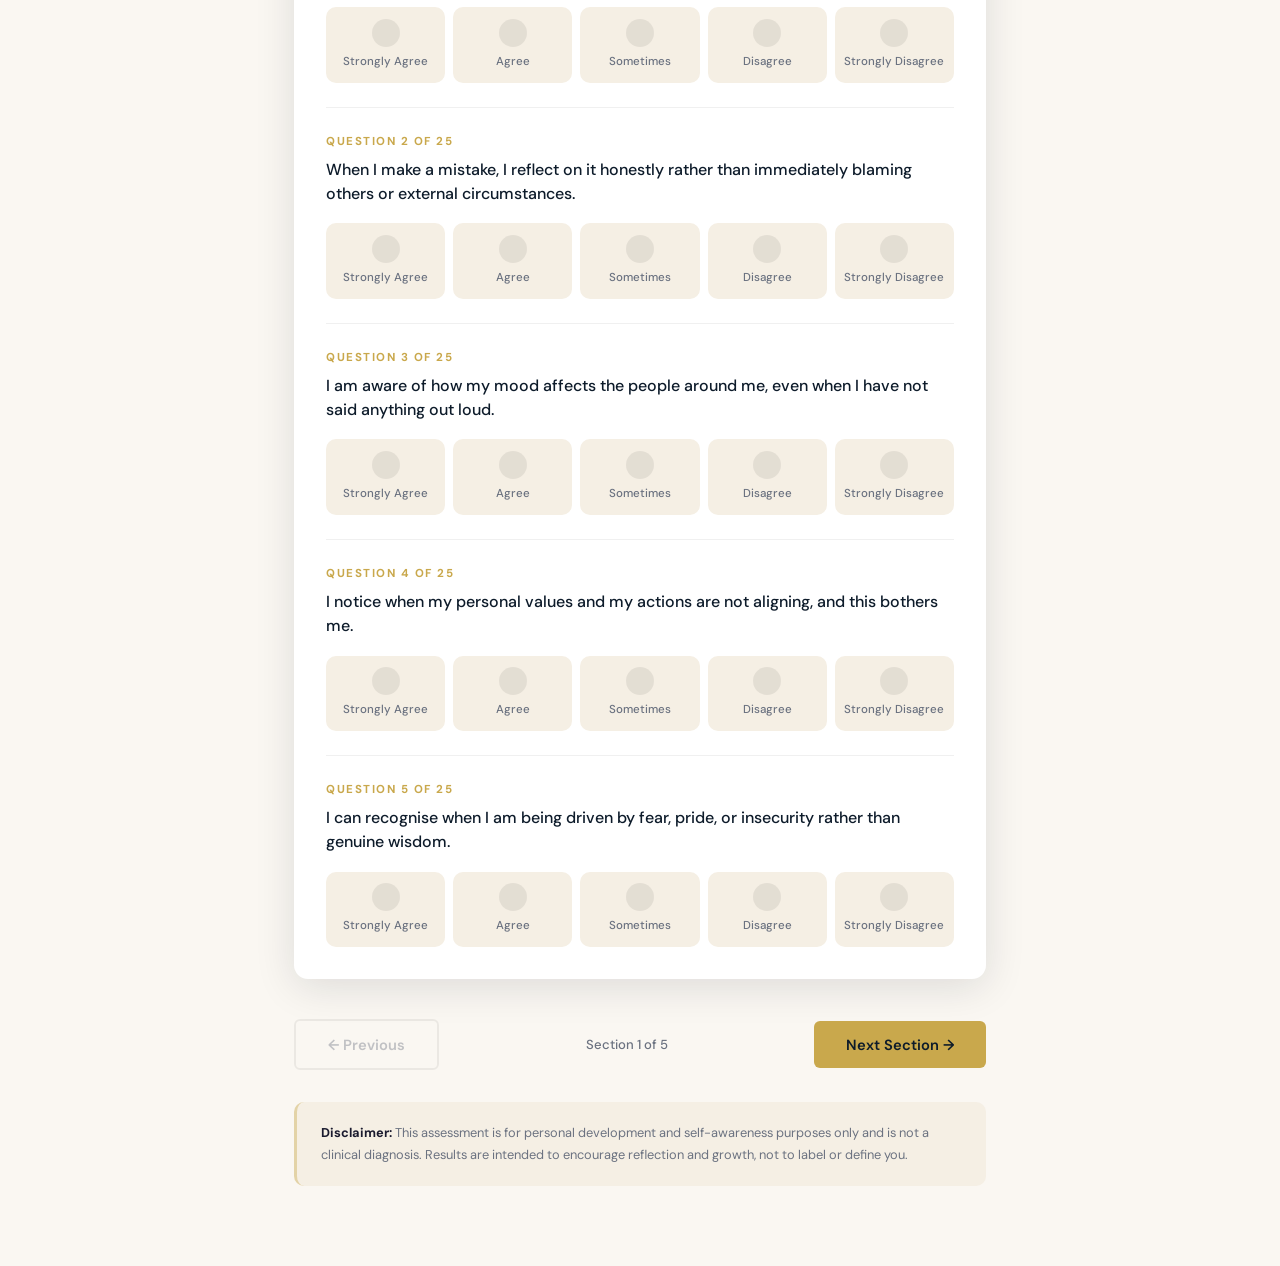
<file: eq-assessment.html>
<!DOCTYPE html>
<html lang="en">
<head>
<meta charset="UTF-8"/>
<meta name="viewport" content="width=device-width,initial-scale=1.0"/>
<title>EQ & Temperament Assessment | Nat Consulting Ltd.</title>
<meta name="description" content="Discover your emotional intelligence profile and temperament blend with the Nat Consulting EQ & Temperament Assessment."/>
<link rel="preconnect" href="https://fonts.googleapis.com"/>
<link rel="preconnect" href="https://fonts.gstatic.com" crossorigin/>
<link href="https://fonts.googleapis.com/css2?family=Cormorant+Garamond:ital,wght@0,300;0,400;0,600;0,700;1,400&family=DM+Sans:opsz,wght@9..40,300;9..40,400;9..40,500;9..40,600&display=swap" rel="stylesheet"/>
<style>
/* ── RESET & ROOT ── */
*,*::before,*::after{box-sizing:border-box;margin:0;padding:0}
html{scroll-behavior:smooth}
:root{
  --gold:#C9A84C;--gold-light:#E8C97A;--gold-pale:#FDF6E3;
  --deep:#0D1B2A;--navy:#1A2E45;--navy-mid:#243d58;
  --cream:#FAF7F2;--warm:#F5EFE4;
  --text:#1a1a2e;--muted:#6B7280;--white:#fff;
  --green:#2d6a4f;--green-light:#d8f3dc;
  --radius:14px;--shadow:0 8px 40px rgba(13,27,42,0.12);
}
body{font-family:'DM Sans',sans-serif;background:var(--cream);color:var(--text);line-height:1.7;overflow-x:hidden}
h1,h2,h3,h4{font-family:'Cormorant Garamond',serif;line-height:1.2}
a{color:inherit;text-decoration:none}

/* ── HERO ── */
.hero{
  background:linear-gradient(145deg,var(--deep) 0%,#0f2744 55%,#1a1a2e 100%);
  padding:5rem 5% 4rem;text-align:center;position:relative;overflow:hidden;
}
.hero::before{
  content:'';position:absolute;inset:0;
  background:radial-gradient(ellipse at 60% 40%,rgba(201,168,76,0.13) 0%,transparent 60%),
             radial-gradient(ellipse at 20% 80%,rgba(26,46,69,0.6) 0%,transparent 50%);
}
.hero-grid{
  position:absolute;inset:0;opacity:0.035;
  background-image:repeating-linear-gradient(0deg,transparent,transparent 50px,rgba(255,255,255,1) 50px,rgba(255,255,255,1) 51px),
                   repeating-linear-gradient(90deg,transparent,transparent 50px,rgba(255,255,255,1) 50px,rgba(255,255,255,1) 51px);
}
.hero>*{position:relative;z-index:1}
.hero-badge{
  display:inline-flex;align-items:center;gap:0.5rem;
  background:rgba(201,168,76,0.15);border:1px solid rgba(201,168,76,0.35);
  color:var(--gold-light);font-size:0.75rem;font-weight:600;letter-spacing:2px;
  text-transform:uppercase;padding:0.45rem 1.2rem;border-radius:50px;margin-bottom:1.5rem;
}
.hero h1{font-size:clamp(2.4rem,5vw,3.8rem);color:var(--white);margin-bottom:1rem;font-weight:600}
.hero h1 em{font-style:italic;color:var(--gold)}
.hero-desc{
  font-size:1.08rem;color:rgba(255,255,255,0.72);max-width:620px;
  margin:0 auto 2.5rem;line-height:1.85;
}
.hero-stats{
  display:flex;justify-content:center;gap:3rem;flex-wrap:wrap;
  padding-top:2.5rem;border-top:1px solid rgba(255,255,255,0.1);margin-top:0.5rem;
}
.stat{text-align:center}
.stat-n{font-family:'Cormorant Garamond',serif;font-size:2rem;font-weight:700;color:var(--gold);line-height:1}
.stat-l{font-size:0.8rem;color:rgba(255,255,255,0.5);margin-top:0.3rem}

/* ── INTRO CARD ── */
.intro-wrap{max-width:820px;margin:0 auto;padding:3.5rem 5%}
.intro-card{
  background:var(--white);border-radius:var(--radius);padding:2.5rem;
  box-shadow:var(--shadow);border-left:4px solid var(--gold);
}
.intro-card h2{font-size:1.7rem;margin-bottom:1rem;color:var(--deep)}
.intro-card p{font-size:0.95rem;color:var(--muted);line-height:1.85;margin-bottom:1rem}
.intro-card p:last-child{margin-bottom:0}
.how-it-works{
  display:grid;grid-template-columns:repeat(3,1fr);gap:1.25rem;margin-top:2rem;
}
.how-item{
  background:var(--warm);border-radius:10px;padding:1.25rem;text-align:center;
}
.how-num{
  font-family:'Cormorant Garamond',serif;font-size:2rem;font-weight:700;
  color:var(--gold);line-height:1;margin-bottom:0.5rem;
}
.how-item p{font-size:0.83rem;color:var(--muted);line-height:1.6;margin:0}

/* ── ASSESSMENT WRAPPER ── */
#assessment{max-width:820px;margin:0 auto;padding:0 5% 5rem}

/* ── PROGRESS ── */
.progress-wrap{margin-bottom:2.5rem}
.progress-top{display:flex;justify-content:space-between;align-items:center;margin-bottom:0.6rem}
.progress-label{font-size:0.82rem;font-weight:600;color:var(--muted)}
.progress-pct{font-size:0.82rem;font-weight:700;color:var(--gold)}
.progress-bar{height:6px;background:rgba(0,0,0,0.08);border-radius:50px;overflow:hidden}
.progress-fill{height:100%;background:linear-gradient(90deg,var(--gold),var(--gold-light));border-radius:50px;transition:width 0.5s ease;width:0%}

/* ── SECTION HEADER ── */
.section-header{
  background:linear-gradient(135deg,var(--deep),var(--navy));
  border-radius:var(--radius) var(--radius) 0 0;
  padding:1.5rem 2rem;margin-bottom:0;
}
.section-tag{font-size:0.72rem;font-weight:600;letter-spacing:2px;text-transform:uppercase;color:var(--gold);margin-bottom:0.4rem}
.section-header h2{font-size:1.5rem;color:var(--white);margin:0}
.section-header p{font-size:0.88rem;color:rgba(255,255,255,0.6);margin-top:0.4rem}

/* ── QUESTION CARD ── */
.q-block{
  background:var(--white);border-radius:0 0 var(--radius) var(--radius);
  padding:0 2rem 2rem;box-shadow:var(--shadow);margin-bottom:2.5rem;
}
.question{padding:1.5rem 0;border-bottom:1px solid rgba(0,0,0,0.06)}
.question:last-child{border-bottom:none;padding-bottom:0}
.q-num{font-size:0.72rem;font-weight:700;letter-spacing:1.5px;text-transform:uppercase;color:var(--gold);margin-bottom:0.4rem}
.q-text{font-size:1rem;color:var(--deep);font-weight:500;margin-bottom:1.1rem;line-height:1.5}
.scale{display:flex;gap:0.5rem;flex-wrap:wrap}
.scale-labels{
  display:flex;justify-content:space-between;
  font-size:0.72rem;color:var(--muted);margin-top:0.5rem;padding:0 0.25rem;
}
.scale label{flex:1;min-width:0}
.scale input[type=radio]{display:none}
.scale-btn{
  display:flex;flex-direction:column;align-items:center;gap:0.3rem;
  background:var(--warm);border:2px solid transparent;border-radius:10px;
  padding:0.6rem 0.4rem;cursor:pointer;transition:all 0.2s;text-align:center;
  font-size:0.72rem;color:var(--muted);font-weight:500;min-width:0;width:100%;
}
.scale-btn .dot{
  width:28px;height:28px;border-radius:50%;
  background:rgba(0,0,0,0.07);transition:all 0.2s;
  display:flex;align-items:center;justify-content:center;
}
.scale input[type=radio]:checked + .scale-btn{
  border-color:var(--gold);background:rgba(201,168,76,0.1);color:var(--deep);
}
.scale input[type=radio]:checked + .scale-btn .dot{background:var(--gold)}
.scale-btn:hover{border-color:rgba(201,168,76,0.4);background:rgba(201,168,76,0.06)}

/* ── NAV BUTTONS ── */
.nav-row{display:flex;justify-content:space-between;align-items:center;margin-top:0.5rem;gap:1rem}
.btn{
  display:inline-flex;align-items:center;gap:0.5rem;
  padding:0.85rem 2rem;border-radius:6px;
  font-family:'DM Sans',sans-serif;font-weight:600;font-size:0.92rem;
  cursor:pointer;transition:all 0.25s;border:none;
}
.btn-gold{background:var(--gold);color:var(--deep)}
.btn-gold:hover{background:var(--gold-light);transform:translateY(-2px);box-shadow:0 8px 24px rgba(201,168,76,0.35)}
.btn-outline{background:transparent;border:2px solid rgba(0,0,0,0.15);color:var(--muted)}
.btn-outline:hover{border-color:var(--gold);color:var(--gold)}
.btn:disabled{opacity:0.4;cursor:not-allowed;transform:none!important}
.q-counter{font-size:0.82rem;color:var(--muted);font-weight:500}

/* ── VALIDATION ── */
.val-msg{
  display:none;background:#fff3cd;border:1px solid #ffc107;
  border-radius:8px;padding:0.75rem 1rem;font-size:0.85rem;
  color:#856404;margin-top:1rem;
}
.val-msg.show{display:block}

/* ── LOADING ── */
#loadingScreen{
  display:none;text-align:center;padding:4rem 2rem;
}
.loading-ring{
  width:70px;height:70px;border:4px solid rgba(201,168,76,0.2);
  border-top-color:var(--gold);border-radius:50%;
  animation:spin 1s linear infinite;margin:0 auto 1.5rem;
}
@keyframes spin{to{transform:rotate(360deg)}}
#loadingScreen h3{font-size:1.5rem;color:var(--deep);margin-bottom:0.75rem}
#loadingScreen p{color:var(--muted);font-size:0.92rem}

/* ── RESULTS ── */
#results{display:none}
.result-hero{
  background:linear-gradient(145deg,var(--deep),var(--navy));
  border-radius:var(--radius);padding:3rem 2.5rem;text-align:center;
  margin-bottom:2rem;position:relative;overflow:hidden;
}
.result-hero::before{
  content:'';position:absolute;inset:0;
  background:radial-gradient(ellipse at center,rgba(201,168,76,0.12),transparent 70%);
}
.result-hero>*{position:relative}
.result-badge{
  display:inline-block;background:rgba(201,168,76,0.15);
  border:1px solid rgba(201,168,76,0.3);color:var(--gold-light);
  font-size:0.72rem;font-weight:600;letter-spacing:2px;text-transform:uppercase;
  padding:0.4rem 1rem;border-radius:50px;margin-bottom:1rem;
}
.result-icon{font-size:4rem;margin-bottom:1rem;display:block}
.result-name{font-size:clamp(1.8rem,4vw,2.8rem);color:var(--white);margin-bottom:0.75rem}
.result-tagline{font-size:1.05rem;color:rgba(255,255,255,0.7);font-style:italic;max-width:500px;margin:0 auto 1.5rem}
.score-row{
  display:flex;justify-content:center;gap:1.5rem;flex-wrap:wrap;
  padding-top:1.5rem;border-top:1px solid rgba(255,255,255,0.1);
}
.score-chip{
  background:rgba(255,255,255,0.07);border:1px solid rgba(255,255,255,0.12);
  border-radius:50px;padding:0.5rem 1.25rem;
  font-size:0.82rem;color:rgba(255,255,255,0.75);
}
.score-chip strong{color:var(--gold);margin-right:0.3rem}

/* ── RESULT SECTIONS ── */
.result-grid{display:grid;grid-template-columns:1fr 1fr;gap:1.5rem;margin-bottom:1.5rem}
.result-card{background:var(--white);border-radius:var(--radius);padding:2rem;box-shadow:var(--shadow)}
.result-card h3{font-size:1.3rem;margin-bottom:1rem;color:var(--deep)}
.result-card.full{grid-column:1/-1}
.tag-row{display:flex;flex-wrap:wrap;gap:0.5rem;margin-bottom:1rem}
.rtag{
  font-size:0.75rem;font-weight:600;padding:0.3rem 0.8rem;
  border-radius:50px;letter-spacing:0.5px;
}
.rtag-gold{background:rgba(201,168,76,0.12);color:#8a6a10;border:1px solid rgba(201,168,76,0.3)}
.rtag-navy{background:rgba(13,27,42,0.07);color:var(--navy);border:1px solid rgba(13,27,42,0.15)}
.rtag-green{background:var(--green-light);color:var(--green);border:1px solid rgba(45,106,79,0.3)}

.strength-list,.growth-list{list-style:none;display:flex;flex-direction:column;gap:0.6rem}
.strength-list li,.growth-list li{
  display:flex;align-items:flex-start;gap:0.6rem;
  font-size:0.88rem;color:var(--muted);line-height:1.6;
}
.strength-list li::before{content:'✦';color:var(--gold);font-size:0.6rem;margin-top:0.45rem;flex-shrink:0}
.growth-list li::before{content:'◇';color:#e07b39;font-size:0.6rem;margin-top:0.45rem;flex-shrink:0}

/* ── DIMENSION BARS ── */
.dim-bars{display:flex;flex-direction:column;gap:0.9rem}
.dim-row{}
.dim-label{display:flex;justify-content:space-between;font-size:0.82rem;font-weight:600;color:var(--text);margin-bottom:0.3rem}
.dim-pct{color:var(--gold)}
.dim-track{height:8px;background:rgba(0,0,0,0.07);border-radius:50px;overflow:hidden}
.dim-fill{height:100%;border-radius:50px;background:linear-gradient(90deg,var(--gold),var(--gold-light));transition:width 1.2s ease}

/* ── ADVICE ── */
.advice-card{
  background:linear-gradient(135deg,var(--gold-pale),#fff9ee);
  border:2px solid rgba(201,168,76,0.3);border-radius:var(--radius);
  padding:2rem;margin-bottom:1.5rem;
}
.advice-card h3{font-size:1.3rem;color:var(--deep);margin-bottom:1rem}
.advice-steps{display:flex;flex-direction:column;gap:0.9rem}
.advice-step{display:flex;align-items:flex-start;gap:1rem}
.step-num{
  width:32px;height:32px;border-radius:50%;background:var(--gold);
  color:var(--deep);font-weight:700;font-size:0.85rem;
  display:flex;align-items:center;justify-content:center;flex-shrink:0;
}
.step-text{font-size:0.9rem;color:var(--muted);line-height:1.65;padding-top:0.25rem}

/* ── SCRIPTURE ── */
.scripture-card{
  background:var(--deep);border-radius:var(--radius);padding:2.5rem;
  text-align:center;margin-bottom:1.5rem;
}
.scripture-text{
  font-family:'Cormorant Garamond',serif;font-size:1.5rem;
  color:var(--white);font-style:italic;line-height:1.5;margin-bottom:0.75rem;
}
.scripture-ref{font-size:0.8rem;font-weight:600;letter-spacing:1.5px;text-transform:uppercase;color:var(--gold)}

/* ── CTA ── */
.cta-card{
  background:linear-gradient(135deg,var(--navy),var(--deep));
  border-radius:var(--radius);padding:2.5rem;text-align:center;
}
.cta-card h3{font-size:1.6rem;color:var(--white);margin-bottom:0.75rem}
.cta-card p{color:rgba(255,255,255,0.7);font-size:0.95rem;max-width:480px;margin:0 auto 2rem;line-height:1.8}
.cta-row{display:flex;gap:1rem;justify-content:center;flex-wrap:wrap}
.btn-white{background:var(--white);color:var(--deep)}
.btn-white:hover{background:var(--cream);transform:translateY(-2px)}
.btn-wa{background:#25D366;color:var(--white)}
.btn-wa:hover{background:#1fb858;transform:translateY(-2px)}

/* ── RETAKE ── */
.retake-row{text-align:center;margin-top:1.5rem}
.retake-btn{
  background:none;border:none;color:var(--muted);font-size:0.88rem;
  cursor:pointer;text-decoration:underline;font-family:'DM Sans',sans-serif;
  transition:color 0.2s;
}
.retake-btn:hover{color:var(--gold)}

/* ── DISCLAIMER ── */
.disclaimer{
  background:var(--warm);border-radius:10px;padding:1.25rem 1.5rem;
  border-left:3px solid rgba(201,168,76,0.4);margin-top:2rem;
}
.disclaimer p{font-size:0.8rem;color:var(--muted);line-height:1.7;margin:0}
.disclaimer strong{color:var(--text)}

/* ── RESPONSIVE ── */
@media(max-width:640px){
  .how-it-works{grid-template-columns:1fr}
  .result-grid{grid-template-columns:1fr}
  .score-row{gap:0.75rem}
  .scale{gap:0.3rem}
  .scale-btn{font-size:0.65rem;padding:0.5rem 0.25rem}
  .scale-btn .dot{width:22px;height:22px}
  .q-block{padding:0 1.25rem 1.5rem}
  .section-header{padding:1.25rem 1.5rem}
  .hero-stats{gap:1.5rem}
  .nav-row{flex-wrap:wrap}
  .result-hero{padding:2rem 1.5rem}
}

/* ── ANIMATIONS ── */
@keyframes fadeUp{from{opacity:0;transform:translateY(20px)}to{opacity:1;transform:translateY(0)}}
.fade-up{animation:fadeUp 0.6s ease both}
.d1{animation-delay:0.1s}.d2{animation-delay:0.2s}.d3{animation-delay:0.3s}
</style>
</head>
<body>

<!-- ── HERO ── -->
<section class="hero">
  <div class="hero-grid"></div>
  <div class="hero-badge">✦ Professional Assessment · Nat Consulting Ltd.</div>
  <h1 class="fade-up">Discover Your <em>Emotional</em><br>Intelligence Profile</h1>
  <p class="hero-desc fade-up d1">A powerful, original assessment that reveals your unique emotional intelligence strengths, temperament blend, and the growth areas that will unlock your greatest potential.</p>
  <div class="hero-stats fade-up d2">
    <div class="stat"><div class="stat-n">25</div><div class="stat-l">Insightful Questions</div></div>
    <div class="stat"><div class="stat-n">5</div><div class="stat-l">EQ Dimensions</div></div>
    <div class="stat"><div class="stat-n">8</div><div class="stat-l">Result Profiles</div></div>
    <div class="stat"><div class="stat-n">~8min</div><div class="stat-l">To Complete</div></div>
  </div>
</section>

<!-- ── INTRO ── -->
<div class="intro-wrap">
  <div class="intro-card fade-up">
    <h2>What This Assessment Reveals</h2>
    <p>The <strong>Nat Consulting EQ & Temperament Assessment</strong> is an original, research-informed tool built on seven leading frameworks — including Goleman's EQ Model, the Four Temperaments, DISC, the Big Five, and Biblical character principles. It is designed to give you a rich, nuanced portrait of how you experience and manage emotions, relate to others, and lead your life.</p>
    <p>This is not a shallow personality quiz. Every question has been carefully crafted to surface genuine insight about who you are emotionally — and more importantly, who you are becoming.</p>
    <div class="how-it-works">
      <div class="how-item"><div class="how-num">01</div><p>Answer 25 honest questions about how you think, feel, and respond</p></div>
      <div class="how-item"><div class="how-num">02</div><p>Your responses are scored across 5 emotional intelligence dimensions</p></div>
      <div class="how-item"><div class="how-num">03</div><p>Receive your personalised profile with strengths, growth areas, and action steps</p></div>
    </div>
  </div>
</div>

<!-- ── ASSESSMENT ── -->
<div id="assessment">
  <div class="progress-wrap">
    <div class="progress-top">
      <span class="progress-label">Your Progress</span>
      <span class="progress-pct" id="pctLabel">0% Complete</span>
    </div>
    <div class="progress-bar"><div class="progress-fill" id="progressFill"></div></div>
  </div>

  <div id="quizForm"></div>
  <div class="val-msg" id="valMsg">⚠ Please answer all questions in this section before continuing.</div>
  <div class="nav-row">
    <button class="btn btn-outline" id="prevBtn" onclick="navigate(-1)" disabled>← Previous</button>
    <span class="q-counter" id="secCounter">Section 1 of 5</span>
    <button class="btn btn-gold" id="nextBtn" onclick="navigate(1)">Next Section →</button>
  </div>
  <div class="disclaimer" style="margin-top:2rem;">
    <p><strong>Disclaimer:</strong> This assessment is for personal development and self-awareness purposes only and is not a clinical diagnosis. Results are intended to encourage reflection and growth, not to label or define you.</p>
  </div>
</div>

<!-- ── LOADING ── -->
<div id="loadingScreen" style="max-width:820px;margin:0 auto;padding:0 5% 5rem;">
  <div class="loading-ring"></div>
  <h3>Analysing Your Responses...</h3>
  <p>We are mapping your answers across 5 emotional intelligence dimensions<br>and matching your unique profile. This will only take a moment.</p>
</div>

<!-- ── RESULTS ── -->
<div id="results" style="max-width:820px;margin:0 auto;padding:0 5% 5rem;"></div>

<script>
// ══════════════════════════════════════════════
//  DATA
// ══════════════════════════════════════════════
const SECTIONS = [
  {
    id:'SA', title:'Part 1: Self-Awareness',
    tag:'Dimension 01',
    desc:'How well do you understand your own emotions, triggers, and inner world.',
    questions:[
      {id:'sa1', text:'I can usually identify exactly what emotion I am feeling and why, even in the middle of a difficult situation.'},
      {id:'sa2', text:'When I make a mistake, I reflect on it honestly rather than immediately blaming others or external circumstances.'},
      {id:'sa3', text:'I am aware of how my mood affects the people around me, even when I have not said anything out loud.'},
      {id:'sa4', text:'I notice when my personal values and my actions are not aligning, and this bothers me.'},
      {id:'sa5', text:'I can recognise when I am being driven by fear, pride, or insecurity rather than genuine wisdom.'},
    ]
  },
  {
    id:'EC', title:'Part 2: Emotional Control',
    tag:'Dimension 02',
    desc:'How effectively you manage your emotional responses under stress and pressure.',
    questions:[
      {id:'ec1', text:'When someone says something that upsets me, I can pause and choose my response rather than reacting immediately.'},
      {id:'ec2', text:'I can stay calm and think clearly in high-pressure or stressful situations.'},
      {id:'ec3', text:'I find it relatively easy to let go of frustration, anger, or disappointment and move forward.'},
      {id:'ec4', text:'I do not allow worry or anxiety to paralyse me — I can act even when things feel uncertain.'},
      {id:'ec5', text:'When I am upset, I express my feelings in ways that are honest but respectful to others.'},
    ]
  },
  {
    id:'SOC', title:'Part 3: Social Awareness',
    tag:'Dimension 03',
    desc:'How attuned you are to the emotions and needs of the people around you.',
    questions:[
      {id:'soc1', text:'I can usually sense when someone is upset or struggling, even when they have not said anything directly.'},
      {id:'soc2', text:'I pay attention to tone of voice, body language, and facial expressions when talking with others.'},
      {id:'soc3', text:'I am able to understand a situation from another person\'s perspective, even when I disagree with them.'},
      {id:'soc4', text:'I notice the emotional atmosphere of a room or group quickly and adjust how I engage accordingly.'},
      {id:'soc5', text:'I genuinely care about the wellbeing of people around me, not just when it is convenient for me.'},
    ]
  },
  {
    id:'REL', title:'Part 4: Relationship Skills',
    tag:'Dimension 04',
    desc:'How well you build, maintain, and repair meaningful relationships.',
    questions:[
      {id:'rel1', text:'I am good at resolving conflict in a way that preserves the relationship and addresses the real issue.'},
      {id:'rel2', text:'People tend to feel comfortable opening up to me and sharing things they would not tell most people.'},
      {id:'rel3', text:'I am able to give honest feedback to someone I care about without it damaging our relationship.'},
      {id:'rel4', text:'I take responsibility and sincerely apologise when I have hurt or disappointed someone.'},
      {id:'rel5', text:'I invest time and energy in building deep, meaningful relationships rather than just surface-level connections.'},
    ]
  },
  {
    id:'PER', title:'Part 5: Personality & Inner Drive',
    tag:'Dimension 05',
    desc:'Your natural tendencies, motivational style, and approach to growth and challenge.',
    questions:[
      {id:'per1', text:'I am motivated by a sense of purpose and meaning, not just by external rewards or recognition.'},
      {id:'per2', text:'I tend to be optimistic and persistent — setbacks slow me down but they do not stop me.'},
      {id:'per3', text:'I actively look for opportunities to grow, even when growth requires me to face uncomfortable truths.'},
      {id:'per4', text:'I believe that practising patience, kindness, and self-control is a form of strength, not weakness.'},
      {id:'per5', text:'When I reflect on my life and choices, I feel a genuine sense of alignment with who I want to be.'},
    ]
  }
];

const SCALE = [
  {val:5, label:'Strongly Agree'},
  {val:4, label:'Agree'},
  {val:3, label:'Sometimes'},
  {val:2, label:'Disagree'},
  {val:1, label:'Strongly Disagree'},
];

// ══════════════════════════════════════════════
//  PROFILES
// ══════════════════════════════════════════════
const PROFILES = [
  {
    min:105, max:125,
    icon:'🌟', name:'The Visionary Leader',
    tagline:'You lead with wisdom, warmth, and an uncommon depth of self-understanding.',
    temperament:'Melancholic-Choleric Blend',
    disc:'Influence + Dominance',
    strengths:[
      'Exceptional self-awareness that allows you to lead with authenticity',
      'Strong ability to inspire and motivate others through genuine empathy',
      'You balance decisiveness with sensitivity — a rare and powerful combination',
      'You naturally create environments where people feel seen and valued',
    ],
    growth:[
      'You may set extremely high standards that can overwhelm those around you',
      'Guard against emotional exhaustion from absorbing too much of others\' pain',
      'Practice delegating — not every burden is yours to carry alone',
    ],
    steps:[
      'Invest in a trusted mentor or coach who can help you develop blind spots',
      'Set aside weekly time for personal reflection to sustain your inner clarity',
      'Channel your visionary drive into building something that outlasts you',
      'Read: "Emotional Intelligence" by Daniel Goleman as a companion text',
    ],
    scripture:{text:'"And whatever you do, do it heartily, as to the Lord and not to men."', ref:'Colossians 3:23'},
    color:'#C9A84C'
  },
  {
    min:90, max:104,
    icon:'🤝', name:'The Empathetic Connector',
    tagline:'Your superpower is making people feel genuinely understood and less alone.',
    temperament:'Sanguine-Melancholic Blend',
    disc:'Influence + Steadiness',
    strengths:[
      'Deep, instinctive empathy that draws people to you naturally',
      'Highly attuned to emotional undercurrents in conversations and relationships',
      'You are the person others call when they need to be heard without judgement',
      'Strong relational intelligence — you build trust quickly and maintain it well',
    ],
    growth:[
      'You may absorb others\' emotions and lose sight of your own needs',
      'Difficulty setting firm boundaries can lead to over-commitment and resentment',
      'Practise speaking your own truth with the same compassion you extend to others',
    ],
    steps:[
      'Create a regular practice of checking in with yourself — not just others',
      'Learn and practise healthy boundary-setting as an act of self-respect',
      'Your gift of empathy is most powerful when it is sustainable — protect it',
      'Consider our EQ Workbook for practical exercises on emotional boundaries',
    ],
    scripture:{text:'"Carry each other\'s burdens, and in this way you will fulfil the law of Christ."', ref:'Galatians 6:2'},
    color:'#4a90b8'
  },
  {
    min:78, max:89,
    icon:'🏔️', name:'The Steady Anchor',
    tagline:'You are the calm in the storm — reliable, grounded, and deeply trustworthy.',
    temperament:'Phlegmatic-Melancholic Blend',
    disc:'Steadiness + Conscientiousness',
    strengths:[
      'Remarkable emotional stability that provides security to those around you',
      'You think before you speak and act — a rare form of emotional maturity',
      'People trust you deeply because you are consistent and non-reactive',
      'High conscientiousness means you honour commitments and take responsibility seriously',
    ],
    growth:[
      'Your natural reserve can be mistaken for indifference or emotional distance',
      'Conflict avoidance may cause small issues to grow into larger ones',
      'Practise expressing emotions more openly — vulnerability deepens relationships',
    ],
    steps:[
      'Identify one relationship where you can practise greater emotional openness',
      'Challenge yourself to initiate difficult conversations rather than waiting',
      'Your steadiness is a gift — invest it in mentoring others who lack it',
      'Journalling can be a powerful tool for deepening your self-expression',
    ],
    scripture:{text:'"Be still and know that I am God."', ref:'Psalm 46:10'},
    color:'#5a8a6a'
  },
  {
    min:66, max:77,
    icon:'⚡', name:'The Driven Achiever',
    tagline:'You are focused, resilient, and capable of extraordinary things when you harness your emotional power.',
    temperament:'Choleric-Sanguine Blend',
    disc:'Dominance + Influence',
    strengths:[
      'High internal motivation and a powerful drive to achieve meaningful goals',
      'You recover quickly from setbacks — emotional resilience is your hallmark',
      'Natural confidence and directness make you effective in leadership contexts',
      'You bring energy and momentum to every team and environment you enter',
    ],
    growth:[
      'Your pace can leave emotionally slower people feeling unseen or steamrolled',
      'The drive to succeed can sometimes override sensitivity to others\' feelings',
      'Practise slowing down to fully listen before moving into solution mode',
    ],
    steps:[
      'Before responding in emotionally charged moments, count to five consciously',
      'Ask "How is this person feeling?" before "What needs to be done?"',
      'Invest in your empathy muscle — it will multiply your leadership effectiveness tenfold',
      'Our EQ coaching sessions are specifically designed to help high-achievers like you',
    ],
    scripture:{text:'"Pride goes before destruction, a haughty spirit before a fall."', ref:'Proverbs 16:18'},
    color:'#b85c38'
  },
  {
    min:55, max:65,
    icon:'🌱', name:'The Emerging Empath',
    tagline:'You are on a meaningful journey of self-discovery — and you have more strength than you realise.',
    temperament:'Sanguine-Phlegmatic Blend',
    disc:'Influence + Steadiness',
    strengths:[
      'A genuine desire to understand yourself and grow emotionally',
      'You have natural warmth and a relational instinct that people appreciate',
      'Your self-awareness is developing — you are asking the right questions',
      'Openness to learning is itself a form of emotional intelligence',
    ],
    growth:[
      'Emotional reactivity can sometimes speak before wisdom has had a chance to',
      'Building deeper self-awareness will be your most transformative work right now',
      'Practise sitting with emotions before expressing or acting on them',
    ],
    steps:[
      'Begin a daily emotion journal — write what you feel and why, without judgement',
      'Read "The EQ Edge" or work through our Emotional Intelligence Workbook',
      'Find one trusted person with whom you can practise emotional honesty',
      'Book an introductory EQ coaching session with Nat Consulting to build a roadmap',
    ],
    scripture:{text:'"The heart of the discerning acquires knowledge, for the ears of the wise seek it out."', ref:'Proverbs 18:15'},
    color:'#6a8f3a'
  },
  {
    min:45, max:54,
    icon:'🔥', name:'The Passionate Warrior',
    tagline:'Raw, real, and full of potential — your emotions are a fire waiting to be directed.',
    temperament:'Choleric-Melancholic Blend',
    disc:'Dominance + Conscientiousness',
    strengths:[
      'You feel deeply and care intensely — your emotions are a sign of strength',
      'High personal standards and a strong sense of justice',
      'Exceptional drive and determination once you commit to something',
      'You are not afraid to face hard truths — a foundation for real growth',
    ],
    growth:[
      'Emotional intensity can make communication feel overwhelming to others',
      'Developing self-regulation is the key that unlocks all your other strengths',
      'Learning to pause before reacting will transform your relationships',
    ],
    steps:[
      'Practise the pause — before responding, breathe and name what you are feeling',
      'Seek a mentor or coach who can help you channel your intensity productively',
      'Explore Biblical models of self-control: Joseph, Daniel, and Paul are powerful examples',
      'Our EQ coaching programme is designed for people with your level of inner drive',
    ],
    scripture:{text:'"Better a patient person than a warrior, one with self-control than one who takes a city."', ref:'Proverbs 16:32'},
    color:'#c05a2a'
  },
  {
    min:32, max:44,
    icon:'🌊', name:'The Reflective Soul',
    tagline:'You are deeply thoughtful — and this is the first step toward profound emotional intelligence.',
    temperament:'Melancholic-Phlegmatic Blend',
    disc:'Conscientiousness + Steadiness',
    strengths:[
      'A deeply reflective nature that can lead to profound self-understanding',
      'High sensitivity means you experience life richly and feel things fully',
      'You are likely highly loyal and deeply principled in your relationships',
      'Your thoughtfulness means you rarely speak without meaning what you say',
    ],
    growth:[
      'Self-criticism may be holding you back from owning your genuine strengths',
      'Emotional withdrawal in conflict situations needs intentional work',
      'Practise self-compassion as actively as you practise self-improvement',
    ],
    steps:[
      'Write a list of three genuine emotional strengths you already have and read it daily',
      'Begin with our Prayer Journal to create a reflective, faith-grounded daily practice',
      'Find a small, safe community where you can practise openness and vulnerability',
      'Remember: growth is not about perfection, it is about faithful daily progress',
    ],
    scripture:{text:'"For I know the plans I have for you, declares the Lord — plans to prosper you and not to harm you."', ref:'Jeremiah 29:11'},
    color:'#4a6fa5'
  },
  {
    min:0, max:31,
    icon:'🌅', name:'The Awakening Heart',
    tagline:'Every journey begins with a single honest step — and you have taken it by being here.',
    temperament:'Phlegmatic-Sanguine Blend',
    disc:'Steadiness + Influence',
    strengths:[
      'The courage to take an honest look at yourself is the beginning of all wisdom',
      'You have an untapped capacity for empathy and connection waiting to be developed',
      'Your willingness to engage with this assessment shows genuine desire for growth',
      'With the right support and tools, your emotional intelligence can grow dramatically',
    ],
    growth:[
      'Building self-awareness will be the most foundational work of your growth journey',
      'Practise naming your emotions daily — vocabulary precedes understanding',
      'Seek out safe, trusted relationships where honesty and growth are welcomed',
    ],
    steps:[
      'Begin with our Emotional Intelligence Workbook — it is designed exactly for this starting point',
      'Commit to one honest conversation per week where you share how you truly feel',
      'Explore our Bible Character Study Workbook — Biblical models of emotional growth are powerful',
      'Book a free introductory consultation with Nat Consulting to build your personal growth plan',
    ],
    scripture:{text:'"Come to me, all you who are weary and burdened, and I will give you rest."', ref:'Matthew 11:28'},
    color:'#7a6fa5'
  },
];

// ══════════════════════════════════════════════
//  STATE
// ══════════════════════════════════════════════
let currentSection = 0;
const answers = {};

// ══════════════════════════════════════════════
//  RENDER SECTION
// ══════════════════════════════════════════════
function renderSection(idx) {
  const sec = SECTIONS[idx];
  const form = document.getElementById('quizForm');
  form.innerHTML = '';

  const header = document.createElement('div');
  header.className = 'section-header';
  header.innerHTML = `<div class="section-tag">${sec.tag}</div><h2>${sec.title}</h2><p>${sec.desc}</p>`;
  form.appendChild(header);

  const block = document.createElement('div');
  block.className = 'q-block';

  sec.questions.forEach((q, qi) => {
    const qDiv = document.createElement('div');
    qDiv.className = 'question';
    qDiv.innerHTML = `
      <div class="q-num">Question ${idx * 5 + qi + 1} of 25</div>
      <div class="q-text">${q.text}</div>
      <div class="scale" id="scale-${q.id}">
        ${SCALE.map(s => `
          <label>
            <input type="radio" name="${q.id}" value="${s.val}" onchange="recordAnswer('${q.id}',${s.val})"/>
            <div class="scale-btn">
              <div class="dot"></div>
              <span>${s.label}</span>
            </div>
          </label>`).join('')}
      </div>`;
    block.appendChild(qDiv);

    // restore answer if exists
    if (answers[q.id] !== undefined) {
      const saved = block.querySelector(`input[name="${q.id}"][value="${answers[q.id]}"]`);
      if (saved) saved.checked = true;
    }
  });

  form.appendChild(block);
  updateNav();
  document.getElementById('valMsg').classList.remove('show');
  window.scrollTo({top: document.getElementById('assessment').offsetTop - 20, behavior:'smooth'});
}

function recordAnswer(qid, val) {
  answers[qid] = val;
  updateProgress();
}

function updateProgress() {
  const total = SECTIONS.reduce((a,s) => a + s.questions.length, 0);
  const done = Object.keys(answers).length;
  const pct = Math.round((done / total) * 100);
  document.getElementById('progressFill').style.width = pct + '%';
  document.getElementById('pctLabel').textContent = pct + '% Complete';
}

function updateNav() {
  document.getElementById('prevBtn').disabled = currentSection === 0;
  document.getElementById('secCounter').textContent = `Section ${currentSection + 1} of ${SECTIONS.length}`;
  const btn = document.getElementById('nextBtn');
  if (currentSection === SECTIONS.length - 1) {
    btn.textContent = 'See My Results ✦';
    btn.style.background = 'linear-gradient(135deg,#C9A84C,#a8851f)';
  } else {
    btn.textContent = 'Next Section →';
    btn.style.background = '';
  }
}

function sectionComplete(idx) {
  return SECTIONS[idx].questions.every(q => answers[q.id] !== undefined);
}

function navigate(dir) {
  if (dir === 1 && !sectionComplete(currentSection)) {
    document.getElementById('valMsg').classList.add('show');
    // highlight unanswered
    SECTIONS[currentSection].questions.forEach(q => {
      const scale = document.getElementById('scale-' + q.id);
      if (scale && answers[q.id] === undefined) {
        scale.style.outline = '2px solid #ffc107';
        scale.style.borderRadius = '8px';
        setTimeout(() => { scale.style.outline = ''; }, 2000);
      }
    });
    return;
  }
  document.getElementById('valMsg').classList.remove('show');

  if (dir === 1 && currentSection === SECTIONS.length - 1) {
    showResults(); return;
  }
  currentSection += dir;
  renderSection(currentSection);
}

// ══════════════════════════════════════════════
//  SCORING
// ══════════════════════════════════════════════
function calcScores() {
  let dims = {SA:0, EC:0, SOC:0, REL:0, PER:0};
  SECTIONS.forEach(sec => {
    sec.questions.forEach(q => { dims[sec.id] += (answers[q.id] || 3); });
  });
  const total = Object.values(dims).reduce((a,b) => a+b, 0);
  return {dims, total};
}

function getProfile(total) {
  return PROFILES.find(p => total >= p.min && total <= p.max) || PROFILES[PROFILES.length - 1];
}

function dimPct(score) { return Math.round((score / 25) * 100); }

// ══════════════════════════════════════════════
//  SHOW RESULTS
// ══════════════════════════════════════════════
function showResults() {
  document.getElementById('assessment').style.display = 'none';
  document.getElementById('loadingScreen').style.display = 'block';
  window.scrollTo({top:0, behavior:'smooth'});

  setTimeout(() => {
    document.getElementById('loadingScreen').style.display = 'none';
    const {dims, total} = calcScores();
    const p = getProfile(total);

    const dimLabels = {SA:'Self-Awareness', EC:'Emotional Control', SOC:'Social Awareness', REL:'Relationship Skills', PER:'Inner Drive'};

    const dimBars = Object.entries(dims).map(([k,v]) => {
      const pct = dimPct(v);
      return `<div class="dim-row">
        <div class="dim-label"><span>${dimLabels[k]}</span><span class="dim-pct">${pct}%</span></div>
        <div class="dim-track"><div class="dim-fill" style="width:0%" data-pct="${pct}"></div></div>
      </div>`;
    }).join('');

    const stepHTML = p.steps.map((s,i) => `
      <div class="advice-step">
        <div class="step-num">${i+1}</div>
        <div class="step-text">${s}</div>
      </div>`).join('');

    document.getElementById('results').innerHTML = `
      <div class="result-hero fade-up">
        <div class="result-badge">Your EQ Profile · Nat Consulting Ltd.</div>
        <span class="result-icon">${p.icon}</span>
        <h2 class="result-name">${p.name}</h2>
        <p class="result-tagline">${p.tagline}</p>
        <div class="score-row">
          <div class="score-chip"><strong>Total Score:</strong>${total} / 125</div>
          <div class="score-chip"><strong>Temperament:</strong>${p.temperament}</div>
          <div class="score-chip"><strong>DISC Type:</strong>${p.disc}</div>
        </div>
      </div>

      <div class="result-grid fade-up d1">
        <div class="result-card">
          <h3>✦ Your Strengths</h3>
          <ul class="strength-list">${p.strengths.map(s => `<li>${s}</li>`).join('')}</ul>
        </div>
        <div class="result-card">
          <h3>◇ Growth Areas</h3>
          <ul class="growth-list">${p.growth.map(g => `<li>${g}</li>`).join('')}</ul>
        </div>
        <div class="result-card full">
          <h3>EQ Dimension Scores</h3>
          <div class="dim-bars">${dimBars}</div>
        </div>
      </div>

      <div class="advice-card fade-up d2">
        <h3>Your Personal Growth Roadmap</h3>
        <div class="advice-steps">${stepHTML}</div>
      </div>

      <div class="scripture-card fade-up d2">
        <p class="scripture-text">${p.scripture.text}</p>
        <p class="scripture-ref">${p.scripture.ref}</p>
      </div>

      <div class="cta-card fade-up d3">
        <h3>Ready to Go Deeper?</h3>
        <p>Your results are just the beginning. Book a personalised EQ coaching session with Nat Consulting and we will help you build a clear, actionable plan for your next level of emotional and personal growth.</p>
        <div class="cta-row">
          <a href="contact.html" class="btn btn-gold">Book a Coaching Session</a>
          <a href="https://wa.me/2349033179833?text=Hello%2C%20I%20just%20completed%20the%20EQ%20Assessment%20and%20I%20am%20a%20${encodeURIComponent(p.name)}%20%E2%80%94%20I%20would%20love%20to%20discuss%20my%20results." target="_blank" class="btn btn-wa">💬 Discuss on WhatsApp</a>
          <a href="books.html" class="btn btn-white">Browse Workbooks</a>
        </div>
      </div>

      <div class="retake-row">
        <button class="retake-btn" onclick="retake()">↺ Retake the Assessment</button>
      </div>

      <div class="disclaimer">
        <p><strong>Disclaimer:</strong> This assessment is for personal development and self-awareness purposes only and is not a clinical diagnosis. Results are intended to encourage reflection and growth, not to label or define you. For clinical support, please consult a qualified mental health professional.</p>
      </div>
    `;

    document.getElementById('results').style.display = 'block';

    // animate dim bars after render
    setTimeout(() => {
      document.querySelectorAll('.dim-fill').forEach(el => {
        el.style.width = el.dataset.pct + '%';
      });
    }, 300);

    window.scrollTo({top: document.getElementById('results').offsetTop - 20, behavior:'smooth'});
  }, 2200);
}

function retake() {
  Object.keys(answers).forEach(k => delete answers[k]);
  currentSection = 0;
  document.getElementById('results').style.display = 'none';
  document.getElementById('results').innerHTML = '';
  document.getElementById('assessment').style.display = 'block';
  document.getElementById('progressFill').style.width = '0%';
  document.getElementById('pctLabel').textContent = '0% Complete';
  renderSection(0);
  window.scrollTo({top: document.getElementById('assessment').offsetTop - 20, behavior:'smooth'});
}

// ── INIT ──
renderSection(0);
</script>
</body>
</html>
</file>
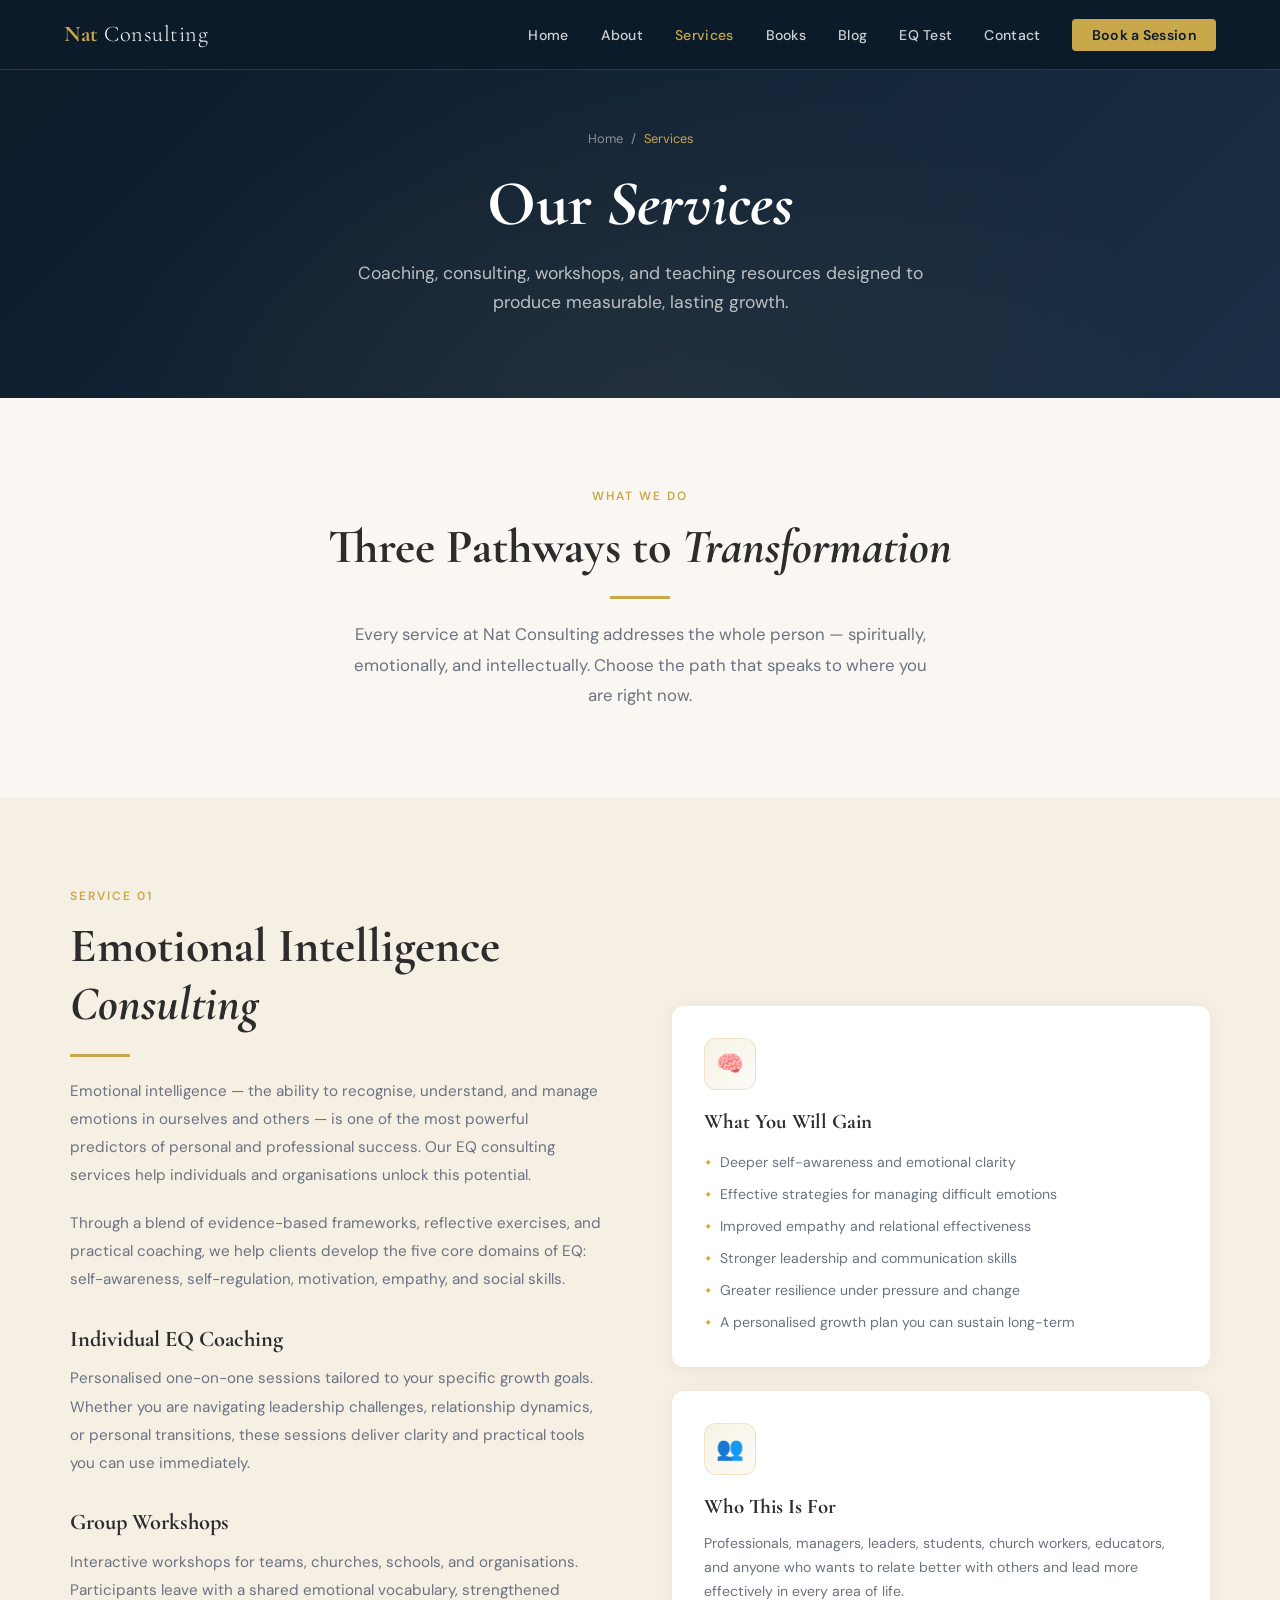
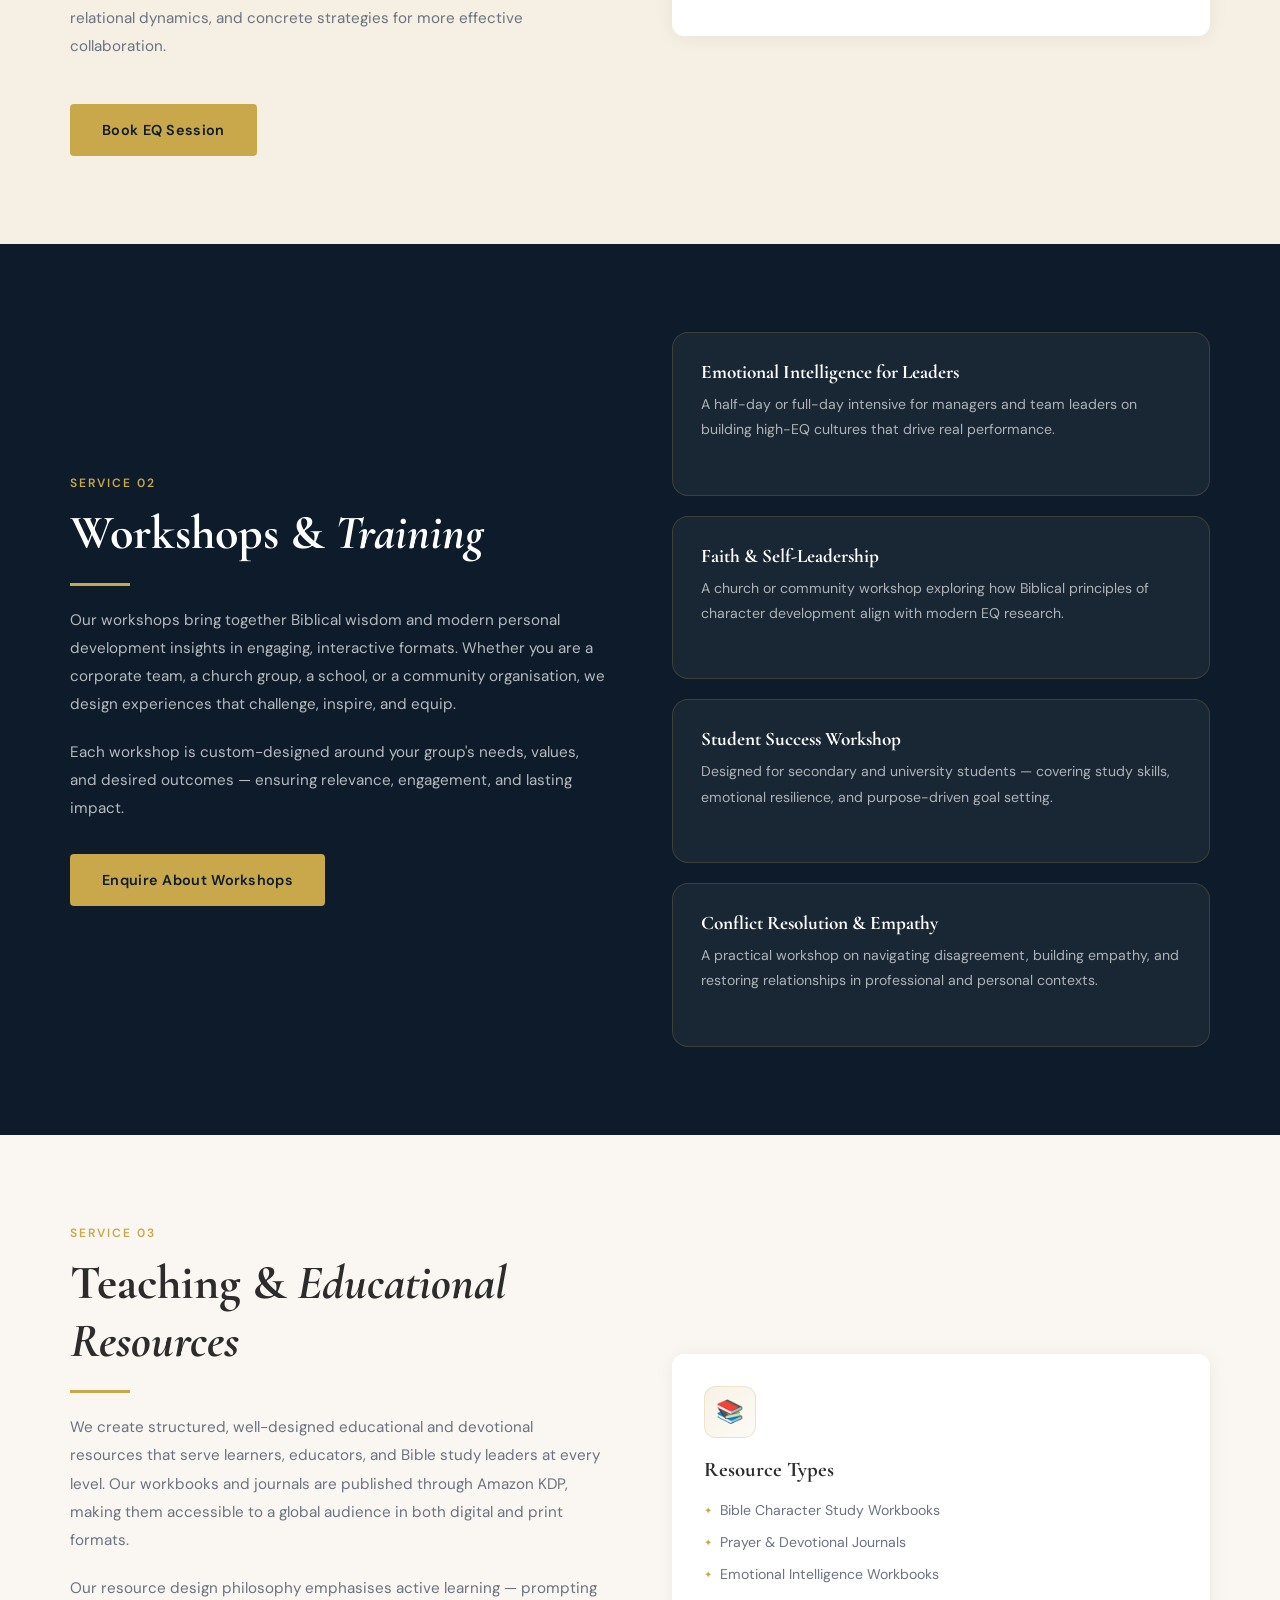
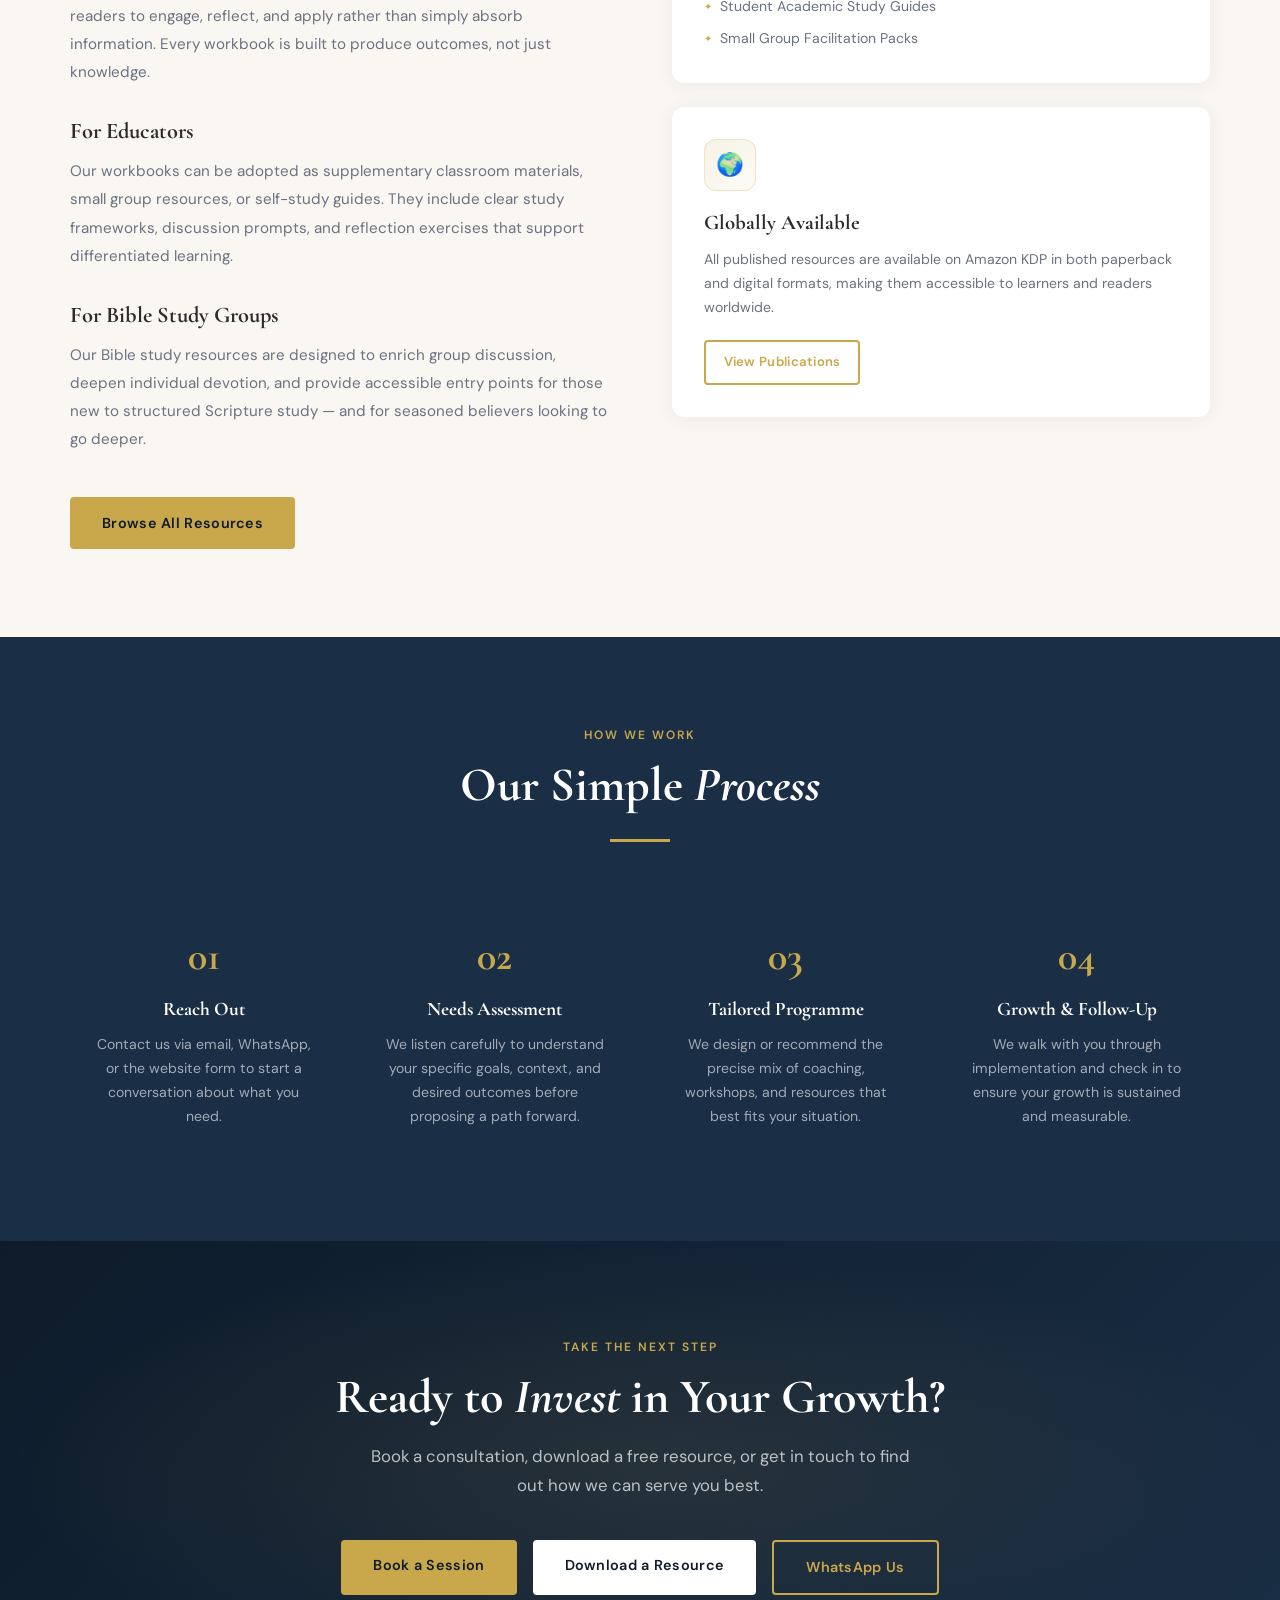
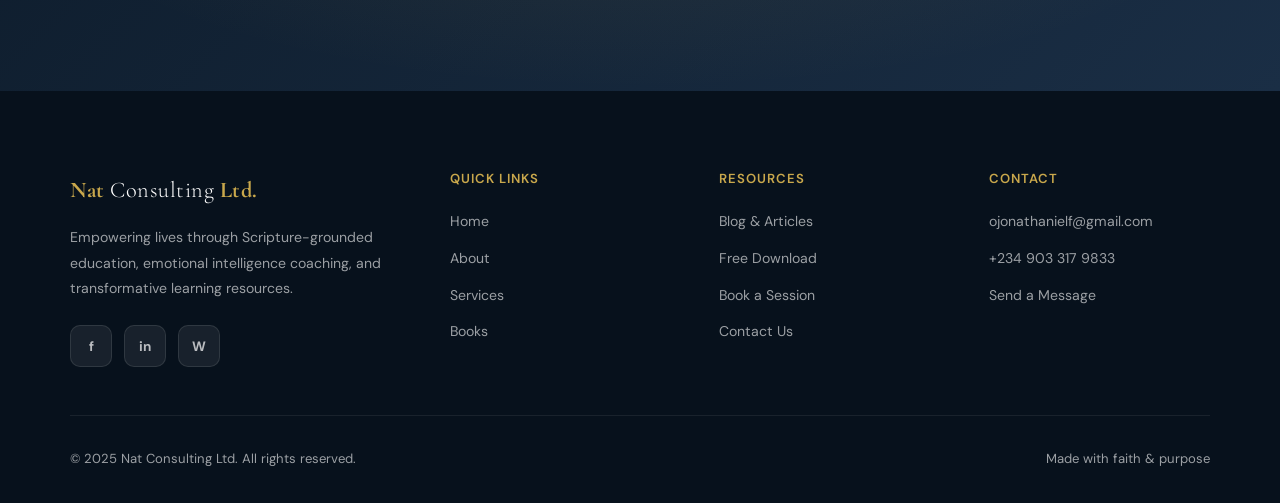
<file: services.html>
<!DOCTYPE html>
<html lang="en">
<head>
<meta charset="UTF-8"/><meta name="viewport" content="width=device-width,initial-scale=1.0"/>
<title>Services | Nat Consulting Ltd.</title>
<meta name="description" content="Emotional intelligence consulting, Bible study workshops, and educational teaching resources from Nat Consulting Ltd."/>
<link rel="preconnect" href="https://fonts.googleapis.com"/><link rel="preconnect" href="https://fonts.gstatic.com" crossorigin/>
<link href="https://fonts.googleapis.com/css2?family=Cormorant+Garamond:ital,wght@0,300;0,400;0,600;0,700;1,400&family=DM+Sans:opsz,wght@9..40,300;9..40,400;9..40,500;9..40,600&display=swap" rel="stylesheet"/>
<style>
@import url('https://fonts.googleapis.com/css2?family=Cormorant+Garamond:ital,wght@0,300;0,400;0,600;0,700;1,400&family=DM+Sans:opsz,wght@9..40,300;9..40,400;9..40,500;9..40,600&display=swap');
:root{--gold:#C9A84C;--gold-light:#E8C97A;--deep:#0D1B2A;--navy:#1A2E45;--cream:#FAF7F2;--warm:#F5EFE4;--text:#2C2C2C;--muted:#6B7280;--white:#FFFFFF;--accent:#B85C38}
*,*::before,*::after{box-sizing:border-box;margin:0;padding:0}
html{scroll-behavior:smooth}
body{font-family:'DM Sans',sans-serif;color:var(--text);background:var(--cream);line-height:1.7;overflow-x:hidden}
h1,h2,h3,h4{font-family:'Cormorant Garamond',serif;line-height:1.2}
a{text-decoration:none;color:inherit}
img{max-width:100%;display:block}

/* NAV */
nav{position:fixed;top:0;left:0;right:0;z-index:100;background:rgba(13,27,42,0.97);backdrop-filter:blur(12px);padding:0 5%;display:flex;align-items:center;justify-content:space-between;height:70px;border-bottom:1px solid rgba(201,168,76,0.2);transition:box-shadow 0.3s}
.nav-logo{font-family:'Cormorant Garamond',serif;font-size:1.4rem;font-weight:700;color:var(--gold);letter-spacing:0.5px}
.nav-logo span{color:var(--white);font-weight:300}
.nav-links{display:flex;gap:2rem;list-style:none}
.nav-links a{color:rgba(255,255,255,0.8);font-size:0.88rem;font-weight:500;letter-spacing:0.3px;transition:color 0.2s}
.nav-links a:hover,.nav-links a.active{color:var(--gold)}
.nav-cta{background:var(--gold) !important;color:var(--deep) !important;padding:0.45rem 1.2rem;border-radius:4px;font-weight:600 !important;transition:background 0.2s !important}
.nav-cta:hover{background:var(--gold-light) !important}
.hamburger{display:none;flex-direction:column;gap:5px;cursor:pointer;padding:4px}
.hamburger span{display:block;width:24px;height:2px;background:var(--white);transition:0.3s}
.mobile-menu{display:none;position:fixed;top:70px;left:0;right:0;background:rgba(13,27,42,0.98);padding:1.5rem 5%;z-index:99;flex-direction:column;gap:0.75rem;border-bottom:1px solid rgba(201,168,76,0.2)}
.mobile-menu.open{display:flex}
.mobile-menu a{color:rgba(255,255,255,0.8);font-size:1rem;padding:0.6rem 0;border-bottom:1px solid rgba(255,255,255,0.07);transition:color 0.2s}
.mobile-menu a:last-child{border:none;color:var(--gold);font-weight:600}
.mobile-menu a:hover{color:var(--gold)}

/* BUTTONS */
.btn{display:inline-block;padding:0.85rem 2rem;border-radius:4px;font-family:'DM Sans',sans-serif;font-weight:600;font-size:0.9rem;letter-spacing:0.3px;cursor:pointer;transition:all 0.25s;border:none;text-align:center}
.btn-gold{background:var(--gold);color:var(--deep)}
.btn-gold:hover{background:var(--gold-light);transform:translateY(-2px);box-shadow:0 8px 24px rgba(201,168,76,0.35)}
.btn-outline{background:transparent;border:2px solid var(--gold);color:var(--gold)}
.btn-outline:hover{background:var(--gold);color:var(--deep);transform:translateY(-2px)}
.btn-dark{background:var(--deep);color:var(--white)}
.btn-dark:hover{background:var(--navy);transform:translateY(-2px)}
.btn-white{background:var(--white);color:var(--deep)}
.btn-white:hover{background:var(--cream);transform:translateY(-2px)}

/* LAYOUT */
.section{padding:5.5rem 5%}
.section-dark{background:var(--deep);color:var(--white)}
.section-navy{background:var(--navy);color:var(--white)}
.section-warm{background:var(--warm)}
.section-cream{background:var(--cream)}
.container{max-width:1140px;margin:0 auto}
.section-label{font-size:0.75rem;font-weight:600;letter-spacing:2px;text-transform:uppercase;color:var(--gold);margin-bottom:0.75rem;display:block}
.section-title{font-size:clamp(2rem,4vw,3rem);margin-bottom:1.25rem}
.section-subtitle{font-size:1.05rem;color:var(--muted);max-width:600px;line-height:1.8}
.section-dark .section-subtitle,.section-navy .section-subtitle{color:rgba(255,255,255,0.7)}
.divider{width:60px;height:3px;background:var(--gold);margin:1.25rem 0}
.text-center{text-align:center}
.text-center .divider{margin:1.25rem auto}
.text-center .section-subtitle{margin:0 auto}
.grid-2{display:grid;grid-template-columns:1fr 1fr;gap:3rem;align-items:center}
.grid-3{display:grid;grid-template-columns:repeat(3,1fr);gap:2rem}
.grid-4{display:grid;grid-template-columns:repeat(4,1fr);gap:1.5rem}

/* HERO */
.hero{min-height:100vh;background:linear-gradient(135deg,var(--deep) 0%,#0a2540 50%,#1a1a2e 100%);display:flex;align-items:center;position:relative;overflow:hidden;padding-top:70px}
.hero::before{content:'';position:absolute;inset:0;background:radial-gradient(ellipse at 70% 50%,rgba(201,168,76,0.12) 0%,transparent 65%)}
.hero-grid-bg{position:absolute;inset:0;opacity:0.04;background-image:repeating-linear-gradient(0deg,transparent,transparent 60px,rgba(255,255,255,0.5) 60px,rgba(255,255,255,0.5) 61px),repeating-linear-gradient(90deg,transparent,transparent 60px,rgba(255,255,255,0.5) 60px,rgba(255,255,255,0.5) 61px)}
.hero-inner{position:relative;z-index:2;max-width:1140px;margin:0 auto;padding:4rem 5%;display:grid;grid-template-columns:1.2fr 1fr;gap:5rem;align-items:center}
.hero-badge{display:inline-flex;align-items:center;gap:0.5rem;background:rgba(201,168,76,0.15);border:1px solid rgba(201,168,76,0.3);color:var(--gold-light);font-size:0.78rem;font-weight:600;letter-spacing:1.5px;text-transform:uppercase;padding:0.4rem 1rem;border-radius:50px;margin-bottom:1.5rem}
.hero h1{font-size:clamp(2.8rem,5vw,4.2rem);color:var(--white);margin-bottom:1.25rem;font-weight:600}
.hero h1 em{font-style:italic;color:var(--gold)}
.hero-desc{font-size:1.1rem;color:rgba(255,255,255,0.75);margin-bottom:2.5rem;line-height:1.85;max-width:520px}
.hero-actions{display:flex;gap:1rem;flex-wrap:wrap;margin-bottom:3rem}
.hero-stats{display:flex;gap:2.5rem;padding-top:2rem;border-top:1px solid rgba(255,255,255,0.1)}
.stat-num{font-family:'Cormorant Garamond',serif;font-size:2.2rem;font-weight:700;color:var(--gold);line-height:1}
.stat-label{font-size:0.82rem;color:rgba(255,255,255,0.5);margin-top:0.25rem}
.hero-visual{display:flex;justify-content:center;align-items:center}
.card-stack{position:relative;width:300px;height:380px}
.hcard{position:absolute;width:240px;height:300px;border-radius:12px;display:flex;flex-direction:column;justify-content:flex-end;padding:1.5rem;box-shadow:0 20px 60px rgba(0,0,0,0.5)}
.hcard:nth-child(1){background:linear-gradient(145deg,#B85C38,#8B3A22);top:0;left:0;transform:rotate(-6deg)}
.hcard:nth-child(2){background:linear-gradient(145deg,var(--navy),#0a1628);top:30px;left:40px;transform:rotate(-1deg);z-index:2;animation:floatCard 5s ease-in-out infinite}
.hcard:nth-child(3){background:linear-gradient(145deg,#2d5016,#1a3009);top:60px;left:80px;transform:rotate(4deg);z-index:1}
.hcard-title{font-family:'Cormorant Garamond',serif;font-size:1.1rem;color:var(--white);font-weight:600;margin-bottom:0.3rem}
.hcard-sub{font-size:0.72rem;color:rgba(255,255,255,0.6);letter-spacing:1px;text-transform:uppercase}
@keyframes floatCard{0%,100%{transform:translateY(0) rotate(-1deg)}50%{transform:translateY(-10px) rotate(-1deg)}}

/* TRUST BAR */
.trust-bar{background:var(--white);padding:1.5rem 5%;border-bottom:1px solid rgba(0,0,0,0.07)}
.trust-inner{max-width:1140px;margin:0 auto;display:flex;align-items:center;justify-content:center;gap:2.5rem;flex-wrap:wrap}
.trust-item{display:flex;align-items:center;gap:0.6rem;font-size:0.85rem;font-weight:500;color:var(--muted)}

/* SCRIPTURE BANNER */
.scripture-banner{background:var(--warm);padding:3rem 5%;text-align:center;border-top:3px solid var(--gold);border-bottom:3px solid var(--gold)}
.scripture-text{font-family:'Cormorant Garamond',serif;font-size:clamp(1.3rem,3vw,2rem);font-style:italic;color:var(--deep);max-width:700px;margin:0 auto 0.75rem;line-height:1.5}
.scripture-ref{font-size:0.82rem;font-weight:600;letter-spacing:1px;color:var(--gold);text-transform:uppercase}

/* CARDS */
.card{background:var(--white);border-radius:12px;padding:2rem;box-shadow:0 2px 20px rgba(0,0,0,0.06);transition:transform 0.3s,box-shadow 0.3s}
.card:hover{transform:translateY(-6px);box-shadow:0 12px 40px rgba(0,0,0,0.12)}
.card-icon{width:52px;height:52px;background:linear-gradient(135deg,rgba(201,168,76,0.15),rgba(201,168,76,0.05));border:1px solid rgba(201,168,76,0.25);border-radius:12px;display:flex;align-items:center;justify-content:center;font-size:1.4rem;margin-bottom:1.25rem}
.card h3{font-size:1.3rem;margin-bottom:0.75rem}
.card p{font-size:0.92rem;color:var(--muted);line-height:1.75}

/* BOOK CARDS */
.book-card{background:var(--white);border-radius:16px;overflow:hidden;box-shadow:0 4px 24px rgba(0,0,0,0.08);transition:transform 0.3s,box-shadow 0.3s;display:flex;flex-direction:column}
.book-card:hover{transform:translateY(-8px);box-shadow:0 16px 48px rgba(0,0,0,0.15)}
.book-cover{height:220px;display:flex;align-items:center;justify-content:center;font-size:4rem}
.bc1{background:linear-gradient(145deg,#1a3a5c,#0d2035)}
.bc2{background:linear-gradient(145deg,#2d1a4a,#1a0d2e)}
.bc3{background:linear-gradient(145deg,#1a3a1a,#0d2010)}
.book-body{padding:1.5rem;flex:1;display:flex;flex-direction:column}
.book-tag{display:inline-block;font-size:0.7rem;font-weight:600;letter-spacing:1.5px;text-transform:uppercase;color:var(--gold);background:rgba(201,168,76,0.1);border:1px solid rgba(201,168,76,0.2);padding:0.25rem 0.7rem;border-radius:50px;margin-bottom:0.75rem}
.book-body h3{font-size:1.25rem;margin-bottom:0.75rem;color:var(--deep)}
.book-body p{font-size:0.88rem;color:var(--muted);line-height:1.75;flex:1;margin-bottom:1.5rem}
.book-actions{display:flex;gap:0.75rem;flex-wrap:wrap}
.book-actions .btn{font-size:0.82rem;padding:0.6rem 1.1rem}

/* SERVICE CARDS */
.svc-card{background:rgba(255,255,255,0.05);border:1px solid rgba(201,168,76,0.2);border-radius:16px;padding:2.5rem;transition:all 0.3s}
.svc-card:hover{background:rgba(201,168,76,0.08);border-color:rgba(201,168,76,0.5);transform:translateY(-4px)}
.svc-num{font-family:'Cormorant Garamond',serif;font-size:3.5rem;font-weight:700;color:rgba(201,168,76,0.2);line-height:1;margin-bottom:1rem}
.svc-card h3{font-size:1.5rem;color:var(--white);margin-bottom:0.75rem}
.svc-card p{color:rgba(255,255,255,0.65);font-size:0.92rem;line-height:1.8;margin-bottom:1.5rem}
.svc-list{list-style:none;display:flex;flex-direction:column;gap:0.5rem}
.svc-list li{font-size:0.85rem;color:rgba(255,255,255,0.6);display:flex;align-items:center;gap:0.5rem}
.svc-list li::before{content:'✦';color:var(--gold);font-size:0.6rem;flex-shrink:0}

/* TESTIMONIALS */
.testi{background:var(--white);border-radius:16px;padding:2.5rem;box-shadow:0 4px 24px rgba(0,0,0,0.06);position:relative}
.testi::before{content:'\201C';font-family:'Cormorant Garamond',serif;font-size:6rem;color:var(--gold);opacity:0.2;position:absolute;top:-1rem;left:1.5rem;line-height:1}
.testi p{font-size:0.95rem;color:var(--text);line-height:1.85;margin-bottom:1.5rem;font-style:italic}
.testi-author{display:flex;align-items:center;gap:0.75rem}
.avatar{width:44px;height:44px;border-radius:50%;background:linear-gradient(135deg,var(--gold),var(--accent));display:flex;align-items:center;justify-content:center;font-family:'Cormorant Garamond',serif;font-weight:700;color:var(--white);font-size:1.1rem;flex-shrink:0}
.author-name{font-weight:600;font-size:0.9rem}
.author-role{font-size:0.78rem;color:var(--muted)}

/* BLOG CARDS */
.blog-card{background:var(--white);border-radius:12px;overflow:hidden;box-shadow:0 2px 16px rgba(0,0,0,0.06);transition:transform 0.3s,box-shadow 0.3s;display:flex;flex-direction:column}
.blog-card:hover{transform:translateY(-5px);box-shadow:0 10px 36px rgba(0,0,0,0.12)}
.blog-thumb{height:180px;display:flex;align-items:center;justify-content:center;font-size:3rem}
.bt1{background:#f0f5ff;border-bottom:3px solid var(--gold)}
.bt2{background:#fff5f0;border-bottom:3px solid var(--accent)}
.bt3{background:#f0fff0;border-bottom:3px solid #4a8c4a}
.bt4{background:#f5f0ff;border-bottom:3px solid #8B5CF6}
.bt5{background:#f0f4f8;border-bottom:3px solid var(--navy)}
.blog-body{padding:1.5rem;flex:1;display:flex;flex-direction:column}
.blog-cat{font-size:0.7rem;font-weight:600;letter-spacing:1.2px;text-transform:uppercase;color:var(--gold)}
.blog-date{font-size:0.75rem;color:var(--muted)}
.blog-body h3{font-size:1.1rem;margin-bottom:0.75rem;margin-top:0.5rem}
.blog-body p{font-size:0.88rem;color:var(--muted);line-height:1.7;flex:1;margin-bottom:1rem}
.read-more{font-size:0.82rem;font-weight:600;color:var(--gold);display:inline-flex;align-items:center;gap:0.3rem;transition:gap 0.2s}
.read-more:hover{gap:0.6rem}

/* VALUES */
.values-grid{display:grid;grid-template-columns:1fr 1fr;gap:1rem;margin:1.5rem 0}
.value-item{display:flex;align-items:flex-start;gap:0.75rem;padding:1rem;background:var(--warm);border-radius:10px}
.value-icon{font-size:1.2rem;flex-shrink:0;margin-top:0.1rem}
.value-name{font-weight:600;font-size:0.88rem;margin-bottom:0.2rem}
.value-desc{font-size:0.8rem;color:var(--muted)}

/* PAGE HERO */
.page-hero{background:linear-gradient(135deg,var(--deep),var(--navy));padding:8rem 5% 5rem;text-align:center;position:relative;overflow:hidden}
.page-hero::before{content:'';position:absolute;inset:0;background:radial-gradient(ellipse at 50% 100%,rgba(201,168,76,0.08),transparent 60%)}
.page-hero>*{position:relative}
.page-hero h1{font-size:clamp(2.5rem,5vw,4rem);color:var(--white);margin-bottom:1rem}
.page-hero p{font-size:1.1rem;color:rgba(255,255,255,0.7);max-width:600px;margin:0 auto}
.breadcrumb{display:flex;align-items:center;justify-content:center;gap:0.5rem;font-size:0.8rem;color:rgba(255,255,255,0.5);margin-bottom:1rem}
.breadcrumb a{color:rgba(255,255,255,0.5);transition:color 0.2s}
.breadcrumb a:hover{color:var(--gold)}
.breadcrumb span{color:var(--gold)}

/* CTA BANNER */
.cta-banner{background:linear-gradient(135deg,var(--deep) 0%,#1a2e45 100%);padding:6rem 5%;text-align:center;position:relative;overflow:hidden}
.cta-banner::before{content:'';position:absolute;inset:0;background:radial-gradient(ellipse at center,rgba(201,168,76,0.1) 0%,transparent 70%)}
.cta-banner>*{position:relative;z-index:1}
.cta-banner h2{font-size:clamp(2rem,4vw,3rem);color:var(--white);margin-bottom:1rem}
.cta-banner p{color:rgba(255,255,255,0.7);font-size:1.05rem;max-width:540px;margin:0 auto 2.5rem}
.cta-actions{display:flex;gap:1rem;justify-content:center;flex-wrap:wrap}

/* ABOUT IMG */
.about-img-frame{width:100%;aspect-ratio:4/5;background:linear-gradient(145deg,var(--navy),var(--deep));border-radius:16px;display:flex;align-items:center;justify-content:center;font-size:6rem;position:relative;overflow:hidden}
.about-img-frame::after{content:'';position:absolute;bottom:0;left:0;right:0;height:40%;background:linear-gradient(to top,rgba(13,27,42,0.7),transparent)}
.about-wrap{position:relative}
.about-accent{position:absolute;bottom:-1.5rem;right:-1.5rem;background:var(--gold);color:var(--deep);padding:1.25rem 1.5rem;border-radius:12px;box-shadow:0 8px 30px rgba(201,168,76,0.35);z-index:2}
.accent-num{font-family:'Cormorant Garamond',serif;font-size:2.5rem;font-weight:700;line-height:1}
.accent-text{font-size:0.78rem;font-weight:600}
.prose p{font-size:0.95rem;color:var(--muted);line-height:1.85;margin-bottom:1.25rem}
.prose h3{font-size:1.4rem;margin-bottom:0.75rem;margin-top:2rem}
.prose ul{list-style:none;padding:0}
.prose ul li{padding:0.4rem 0 0.4rem 1.5rem;position:relative;font-size:0.92rem;color:var(--muted)}
.prose ul li::before{content:'✦';color:var(--gold);font-size:0.6rem;position:absolute;left:0;top:0.65rem}

/* CONTACT */
.contact-form-wrap{background:var(--white);border-radius:20px;padding:2.5rem;box-shadow:0 8px 40px rgba(0,0,0,0.08)}
.form-row{display:grid;grid-template-columns:1fr 1fr;gap:1.25rem;margin-bottom:1.25rem}
.form-group{display:flex;flex-direction:column;gap:0.4rem}
.form-group.full{grid-column:1/-1}
label{font-size:0.82rem;font-weight:600;color:var(--text);letter-spacing:0.3px}
input,textarea,select{border:1.5px solid rgba(0,0,0,0.1);border-radius:8px;padding:0.8rem 1rem;font-family:'DM Sans',sans-serif;font-size:0.92rem;color:var(--text);background:var(--cream);transition:border-color 0.2s,box-shadow 0.2s;outline:none;resize:vertical}
input:focus,textarea:focus,select:focus{border-color:var(--gold);box-shadow:0 0 0 3px rgba(201,168,76,0.12)}
.contact-info-card{background:var(--deep);border-radius:20px;padding:2.5rem;color:var(--white);height:100%}
.contact-info-card h3{font-size:1.8rem;color:var(--white);margin-bottom:0.75rem}
.contact-info-card>p{color:rgba(255,255,255,0.65);font-size:0.92rem;line-height:1.8;margin-bottom:2rem}
.c-detail{display:flex;align-items:flex-start;gap:1rem;margin-bottom:1.5rem}
.c-detail-icon{width:44px;height:44px;background:rgba(201,168,76,0.15);border:1px solid rgba(201,168,76,0.25);border-radius:10px;display:flex;align-items:center;justify-content:center;font-size:1rem;flex-shrink:0;color:var(--gold);font-weight:700}
.c-detail-text strong{display:block;font-size:0.78rem;color:var(--gold);margin-bottom:0.2rem;font-weight:600;letter-spacing:0.3px;text-transform:uppercase}
.c-detail-text a{color:rgba(255,255,255,0.8);font-size:0.92rem;transition:color 0.2s}
.c-detail-text a:hover{color:var(--gold)}
.social-row{display:flex;gap:0.75rem;margin-top:1.5rem}
.soc-btn{width:42px;height:42px;background:rgba(255,255,255,0.07);border:1px solid rgba(255,255,255,0.1);border-radius:10px;display:flex;align-items:center;justify-content:center;color:rgba(255,255,255,0.7);font-size:0.85rem;font-weight:700;transition:all 0.2s;cursor:pointer}
.soc-btn:hover{background:var(--gold);border-color:var(--gold);color:var(--deep)}
.wa-btn{display:flex;align-items:center;gap:0.75rem;background:#25D366;color:var(--white);padding:1rem 1.5rem;border-radius:12px;margin-top:1.5rem;font-weight:600;font-size:0.92rem;transition:all 0.2s;text-decoration:none}
.wa-btn:hover{background:#1fb858;transform:translateY(-2px);box-shadow:0 8px 24px rgba(37,211,102,0.3);color:var(--white)}

/* BOOK FULL */
.book-full{background:var(--white);border-radius:20px;overflow:hidden;box-shadow:0 8px 40px rgba(0,0,0,0.09);margin-bottom:3.5rem}
.book-full-inner{display:grid;grid-template-columns:320px 1fr;min-height:440px}
.book-full-cover{display:flex;align-items:center;justify-content:center;font-size:5rem}
.book-full-body{padding:3rem}
.book-feat-list{list-style:none;display:grid;grid-template-columns:1fr 1fr;gap:0.5rem;margin:1.25rem 0}
.book-feat-list li{font-size:0.85rem;color:var(--muted);display:flex;align-items:center;gap:0.5rem}
.book-feat-list li::before{content:'✦';color:var(--gold);font-size:0.6rem}
.price-badge{display:inline-flex;align-items:center;gap:0.5rem;background:rgba(201,168,76,0.1);border:1.5px solid rgba(201,168,76,0.3);color:var(--gold);padding:0.4rem 1rem;border-radius:50px;font-size:0.82rem;font-weight:600;margin-bottom:1rem}
.canva-box{background:linear-gradient(135deg,#f5f3ff,#ede9fe);border:1.5px solid #a78bfa;border-radius:12px;padding:1.5rem;margin-top:1.5rem}
.canva-box h4{font-family:'DM Sans',sans-serif;font-size:0.78rem;font-weight:700;letter-spacing:1.2px;text-transform:uppercase;color:#6d28d9;margin-bottom:0.75rem}
.canva-box p{font-size:0.85rem;color:#4c1d95;line-height:1.7}

/* ARTICLE FULL */
.article-full{background:var(--white);border-radius:16px;overflow:hidden;box-shadow:0 4px 24px rgba(0,0,0,0.07);margin-bottom:2.5rem;display:grid;grid-template-columns:200px 1fr}
.art-thumb{display:flex;align-items:center;justify-content:center;font-size:3rem;min-height:200px}
.art-body{padding:2.5rem}
.art-body h3{font-size:1.5rem;margin-bottom:0.75rem}
.art-body p{font-size:0.92rem;color:var(--muted);line-height:1.8;margin-bottom:1.25rem}
.tag-row{display:flex;gap:0.5rem;flex-wrap:wrap;margin-bottom:1rem}
.tag{font-size:0.72rem;font-weight:600;letter-spacing:1px;text-transform:uppercase;padding:0.3rem 0.75rem;border-radius:50px}
.tag-bible{background:rgba(201,168,76,0.12);color:#8a6a10;border:1px solid rgba(201,168,76,0.3)}
.tag-eq{background:rgba(184,92,56,0.1);color:#8B3A22;border:1px solid rgba(184,92,56,0.25)}
.tag-edu{background:rgba(26,58,90,0.08);color:#1a3a5c;border:1px solid rgba(26,58,90,0.2)}
.tag-dev{background:rgba(45,80,22,0.08);color:#1a4010;border:1px solid rgba(45,80,22,0.2)}

/* FOOTER */
footer{background:#07111c;color:rgba(255,255,255,0.6);padding:5rem 5% 2rem}
.footer-grid{max-width:1140px;margin:0 auto;display:grid;grid-template-columns:1.5fr 1fr 1fr 1fr;gap:3rem;padding-bottom:3rem;border-bottom:1px solid rgba(255,255,255,0.07);margin-bottom:2rem}
.footer-brand p{font-size:0.88rem;line-height:1.8;margin:1rem 0 1.5rem}
.footer-col h4{font-family:'DM Sans',sans-serif;font-size:0.82rem;font-weight:600;letter-spacing:1px;text-transform:uppercase;color:var(--gold);margin-bottom:1.25rem}
.footer-col ul{list-style:none;display:flex;flex-direction:column;gap:0.6rem}
.footer-col li a{font-size:0.88rem;transition:color 0.2s}
.footer-col li a:hover{color:var(--gold)}
.footer-bottom{max-width:1140px;margin:0 auto;display:flex;align-items:center;justify-content:space-between;font-size:0.82rem;flex-wrap:wrap;gap:1rem}

/* SCROLL REVEAL */
.reveal{opacity:0;transform:translateY(28px);transition:opacity 0.65s ease,transform 0.65s ease}
.reveal.visible{opacity:1;transform:translateY(0)}

/* RESPONSIVE */
@media(max-width:900px){
  .grid-2,.hero-inner{grid-template-columns:1fr}
  .grid-3,.grid-4{grid-template-columns:repeat(2,1fr)}
  .hero-visual{display:none}
  .footer-grid{grid-template-columns:1fr 1fr}
  .form-row{grid-template-columns:1fr}
  .values-grid{grid-template-columns:1fr}
  .book-full-inner{grid-template-columns:1fr}
  .book-full-cover{min-height:200px}
  .article-full{grid-template-columns:1fr}
  .art-thumb{min-height:120px}
}
@media(max-width:640px){
  .nav-links{display:none}
  .hamburger{display:flex}
  .grid-3,.grid-4{grid-template-columns:1fr}
  .footer-grid{grid-template-columns:1fr}
  .section{padding:4rem 5%}
  .contact-form-wrap,.contact-info-card{padding:1.75rem}
}
</style>

</head>
<body>
<div id="nav-ph"></div>
<section class="page-hero">
  <div class="breadcrumb"><a href="index.html">Home</a> / <span>Services</span></div>
  <h1>Our <em>Services</em></h1>
  <p>Coaching, consulting, workshops, and teaching resources designed to produce measurable, lasting growth.</p>
</section>

<section class="section section-cream">
  <div class="container text-center">
    <span class="section-label">What We Do</span>
    <h2 class="section-title">Three Pathways to <em>Transformation</em></h2>
    <div class="divider"></div>
    <p class="section-subtitle">Every service at Nat Consulting addresses the whole person — spiritually, emotionally, and intellectually. Choose the path that speaks to where you are right now.</p>
  </div>
</section>

<section class="section section-warm" id="eq-consulting">
  <div class="container">
    <div class="grid-2" style="gap:4rem;">
      <div>
        <span class="section-label">Service 01</span>
        <h2 class="section-title">Emotional Intelligence <em>Consulting</em></h2>
        <div class="divider"></div>
        <div class="prose">
          <p>Emotional intelligence — the ability to recognise, understand, and manage emotions in ourselves and others — is one of the most powerful predictors of personal and professional success. Our EQ consulting services help individuals and organisations unlock this potential.</p>
          <p>Through a blend of evidence-based frameworks, reflective exercises, and practical coaching, we help clients develop the five core domains of EQ: self-awareness, self-regulation, motivation, empathy, and social skills.</p>
          <h3>Individual EQ Coaching</h3>
          <p>Personalised one-on-one sessions tailored to your specific growth goals. Whether you are navigating leadership challenges, relationship dynamics, or personal transitions, these sessions deliver clarity and practical tools you can use immediately.</p>
          <h3>Group Workshops</h3>
          <p>Interactive workshops for teams, churches, schools, and organisations. Participants leave with a shared emotional vocabulary, strengthened relational dynamics, and concrete strategies for more effective collaboration.</p>
        </div>
        <a href="contact.html" class="btn btn-gold" style="margin-top:1.5rem;display:inline-block;">Book EQ Session</a>
      </div>
      <div>
        <div class="card" style="margin-bottom:1.5rem;">
          <div class="card-icon">🧠</div>
          <h3>What You Will Gain</h3>
          <ul style="list-style:none;margin-top:1rem;display:flex;flex-direction:column;gap:0.5rem;">
            <li style="font-size:0.88rem;color:var(--muted);display:flex;align-items:center;gap:0.5rem;"><span style="color:var(--gold);font-size:0.6rem;">✦</span> Deeper self-awareness and emotional clarity</li>
            <li style="font-size:0.88rem;color:var(--muted);display:flex;align-items:center;gap:0.5rem;"><span style="color:var(--gold);font-size:0.6rem;">✦</span> Effective strategies for managing difficult emotions</li>
            <li style="font-size:0.88rem;color:var(--muted);display:flex;align-items:center;gap:0.5rem;"><span style="color:var(--gold);font-size:0.6rem;">✦</span> Improved empathy and relational effectiveness</li>
            <li style="font-size:0.88rem;color:var(--muted);display:flex;align-items:center;gap:0.5rem;"><span style="color:var(--gold);font-size:0.6rem;">✦</span> Stronger leadership and communication skills</li>
            <li style="font-size:0.88rem;color:var(--muted);display:flex;align-items:center;gap:0.5rem;"><span style="color:var(--gold);font-size:0.6rem;">✦</span> Greater resilience under pressure and change</li>
            <li style="font-size:0.88rem;color:var(--muted);display:flex;align-items:center;gap:0.5rem;"><span style="color:var(--gold);font-size:0.6rem;">✦</span> A personalised growth plan you can sustain long-term</li>
          </ul>
        </div>
        <div class="card">
          <div class="card-icon">👥</div>
          <h3>Who This Is For</h3>
          <p style="font-size:0.88rem;color:var(--muted);line-height:1.7;margin-top:0.5rem;">Professionals, managers, leaders, students, church workers, educators, and anyone who wants to relate better with others and lead more effectively in every area of life.</p>
        </div>
      </div>
    </div>
  </div>
</section>

<section class="section section-dark" id="workshops">
  <div class="container">
    <div class="grid-2" style="gap:4rem;">
      <div>
        <span class="section-label">Service 02</span>
        <h2 class="section-title" style="color:var(--white);">Workshops &amp; <em>Training</em></h2>
        <div class="divider"></div>
        <p style="color:rgba(255,255,255,0.7);font-size:0.95rem;line-height:1.85;margin-bottom:1.25rem;">Our workshops bring together Biblical wisdom and modern personal development insights in engaging, interactive formats. Whether you are a corporate team, a church group, a school, or a community organisation, we design experiences that challenge, inspire, and equip.</p>
        <p style="color:rgba(255,255,255,0.7);font-size:0.95rem;line-height:1.85;margin-bottom:2rem;">Each workshop is custom-designed around your group's needs, values, and desired outcomes — ensuring relevance, engagement, and lasting impact.</p>
        <a href="contact.html" class="btn btn-gold">Enquire About Workshops</a>
      </div>
      <div style="display:flex;flex-direction:column;gap:1.25rem;">
        <div class="svc-card" style="padding:1.75rem;"><h3 style="font-size:1.2rem;margin-bottom:0.5rem;">Emotional Intelligence for Leaders</h3><p style="font-size:0.88rem;">A half-day or full-day intensive for managers and team leaders on building high-EQ cultures that drive real performance.</p></div>
        <div class="svc-card" style="padding:1.75rem;"><h3 style="font-size:1.2rem;margin-bottom:0.5rem;">Faith &amp; Self-Leadership</h3><p style="font-size:0.88rem;">A church or community workshop exploring how Biblical principles of character development align with modern EQ research.</p></div>
        <div class="svc-card" style="padding:1.75rem;"><h3 style="font-size:1.2rem;margin-bottom:0.5rem;">Student Success Workshop</h3><p style="font-size:0.88rem;">Designed for secondary and university students — covering study skills, emotional resilience, and purpose-driven goal setting.</p></div>
        <div class="svc-card" style="padding:1.75rem;"><h3 style="font-size:1.2rem;margin-bottom:0.5rem;">Conflict Resolution &amp; Empathy</h3><p style="font-size:0.88rem;">A practical workshop on navigating disagreement, building empathy, and restoring relationships in professional and personal contexts.</p></div>
      </div>
    </div>
  </div>
</section>

<section class="section section-cream" id="teaching-resources">
  <div class="container">
    <div class="grid-2" style="gap:4rem;">
      <div>
        <span class="section-label">Service 03</span>
        <h2 class="section-title">Teaching &amp; <em>Educational Resources</em></h2>
        <div class="divider"></div>
        <div class="prose">
          <p>We create structured, well-designed educational and devotional resources that serve learners, educators, and Bible study leaders at every level. Our workbooks and journals are published through Amazon KDP, making them accessible to a global audience in both digital and print formats.</p>
          <p>Our resource design philosophy emphasises active learning — prompting readers to engage, reflect, and apply rather than simply absorb information. Every workbook is built to produce outcomes, not just knowledge.</p>
          <h3>For Educators</h3>
          <p>Our workbooks can be adopted as supplementary classroom materials, small group resources, or self-study guides. They include clear study frameworks, discussion prompts, and reflection exercises that support differentiated learning.</p>
          <h3>For Bible Study Groups</h3>
          <p>Our Bible study resources are designed to enrich group discussion, deepen individual devotion, and provide accessible entry points for those new to structured Scripture study — and for seasoned believers looking to go deeper.</p>
        </div>
        <a href="books.html" class="btn btn-gold" style="margin-top:1.5rem;display:inline-block;">Browse All Resources</a>
      </div>
      <div>
        <div class="card" style="margin-bottom:1.5rem;">
          <div class="card-icon">📚</div>
          <h3>Resource Types</h3>
          <ul style="list-style:none;margin-top:1rem;display:flex;flex-direction:column;gap:0.5rem;">
            <li style="font-size:0.88rem;color:var(--muted);display:flex;align-items:center;gap:0.5rem;"><span style="color:var(--gold);font-size:0.6rem;">✦</span> Bible Character Study Workbooks</li>
            <li style="font-size:0.88rem;color:var(--muted);display:flex;align-items:center;gap:0.5rem;"><span style="color:var(--gold);font-size:0.6rem;">✦</span> Prayer &amp; Devotional Journals</li>
            <li style="font-size:0.88rem;color:var(--muted);display:flex;align-items:center;gap:0.5rem;"><span style="color:var(--gold);font-size:0.6rem;">✦</span> Emotional Intelligence Workbooks</li>
            <li style="font-size:0.88rem;color:var(--muted);display:flex;align-items:center;gap:0.5rem;"><span style="color:var(--gold);font-size:0.6rem;">✦</span> Student Academic Study Guides</li>
            <li style="font-size:0.88rem;color:var(--muted);display:flex;align-items:center;gap:0.5rem;"><span style="color:var(--gold);font-size:0.6rem;">✦</span> Small Group Facilitation Packs</li>
          </ul>
        </div>
        <div class="card">
          <div class="card-icon">🌍</div>
          <h3>Globally Available</h3>
          <p style="font-size:0.88rem;color:var(--muted);line-height:1.7;margin-top:0.5rem;">All published resources are available on Amazon KDP in both paperback and digital formats, making them accessible to learners and readers worldwide.</p>
          <a href="books.html" class="btn btn-outline" style="margin-top:1.25rem;display:inline-block;font-size:0.82rem;padding:0.6rem 1.1rem;">View Publications</a>
        </div>
      </div>
    </div>
  </div>
</section>

<section class="section section-navy">
  <div class="container">
    <div class="text-center" style="margin-bottom:3.5rem;">
      <span class="section-label">How We Work</span>
      <h2 class="section-title" style="color:var(--white);">Our Simple <em>Process</em></h2>
      <div class="divider" style="margin:1.5rem auto;"></div>
    </div>
    <div class="grid-4">
      <div style="text-align:center;padding:1.5rem;"><div style="font-size:2.5rem;font-family:'Cormorant Garamond',serif;font-weight:700;color:var(--gold);margin-bottom:0.5rem;">01</div><h3 style="color:var(--white);font-size:1.2rem;margin-bottom:0.75rem;">Reach Out</h3><p style="color:rgba(255,255,255,0.6);font-size:0.88rem;line-height:1.7;">Contact us via email, WhatsApp, or the website form to start a conversation about what you need.</p></div>
      <div style="text-align:center;padding:1.5rem;"><div style="font-size:2.5rem;font-family:'Cormorant Garamond',serif;font-weight:700;color:var(--gold);margin-bottom:0.5rem;">02</div><h3 style="color:var(--white);font-size:1.2rem;margin-bottom:0.75rem;">Needs Assessment</h3><p style="color:rgba(255,255,255,0.6);font-size:0.88rem;line-height:1.7;">We listen carefully to understand your specific goals, context, and desired outcomes before proposing a path forward.</p></div>
      <div style="text-align:center;padding:1.5rem;"><div style="font-size:2.5rem;font-family:'Cormorant Garamond',serif;font-weight:700;color:var(--gold);margin-bottom:0.5rem;">03</div><h3 style="color:var(--white);font-size:1.2rem;margin-bottom:0.75rem;">Tailored Programme</h3><p style="color:rgba(255,255,255,0.6);font-size:0.88rem;line-height:1.7;">We design or recommend the precise mix of coaching, workshops, and resources that best fits your situation.</p></div>
      <div style="text-align:center;padding:1.5rem;"><div style="font-size:2.5rem;font-family:'Cormorant Garamond',serif;font-weight:700;color:var(--gold);margin-bottom:0.5rem;">04</div><h3 style="color:var(--white);font-size:1.2rem;margin-bottom:0.75rem;">Growth &amp; Follow-Up</h3><p style="color:rgba(255,255,255,0.6);font-size:0.88rem;line-height:1.7;">We walk with you through implementation and check in to ensure your growth is sustained and measurable.</p></div>
    </div>
  </div>
</section>

<section class="cta-banner">
  <span class="section-label">Take the Next Step</span>
  <h2>Ready to <em>Invest</em> in Your Growth?</h2>
  <p>Book a consultation, download a free resource, or get in touch to find out how we can serve you best.</p>
  <div class="cta-actions">
    <a href="contact.html" class="btn btn-gold">Book a Session</a>
    <a href="books.html" class="btn btn-white">Download a Resource</a>
    <a href="https://wa.me/2349033179833" target="_blank" class="btn btn-outline">WhatsApp Us</a>
  </div>
</section>

<div id="footer-ph"></div>
<script>
// NAV
(function(){
  var pages=[
    {href:'index.html',label:'Home'},
    {href:'about.html',label:'About'},
    {href:'services.html',label:'Services'},
    {href:'books.html',label:'Books'},
    {href:'blog.html',label:'Blog'},
    {href:'eq-assessment.html',label:'EQ Test'},{href:'contact.html',label:'Contact'}
  ];
  var cur=window.location.pathname.split('/').pop()||'index.html';
  var links=pages.map(function(p){return'<li><a href="'+p.href+'"'+(p.href===cur?' class="active"':'')+'>'+p.label+'</a></li>';}).join('');
  var mlinks=pages.map(function(p){return'<a href="'+p.href+'"'+(p.href===cur?' class="active"':'')+'>'+p.label+'</a>';}).join('');
  document.getElementById('nav-ph').innerHTML=
    '<nav id="mainNav">'+
      '<a href="index.html" class="nav-logo">Nat <span>Consulting</span></a>'+
      '<ul class="nav-links">'+links+
        '<li><a href="contact.html" class="nav-cta">Book a Session</a></li>'+
      '</ul>'+
      '<div class="hamburger" id="hbg"><span></span><span></span><span></span></div>'+
    '</nav>'+
    '<div class="mobile-menu" id="mmenu">'+mlinks+
      '<a href="contact.html">Book a Session →</a>'+
    '</div>';

  document.getElementById('hbg').addEventListener('click',function(){
    document.getElementById('mmenu').classList.toggle('open');
  });
  document.querySelectorAll('.mobile-menu a').forEach(function(l){
    l.addEventListener('click',function(){document.getElementById('mmenu').classList.remove('open');});
  });
  window.addEventListener('scroll',function(){
    document.getElementById('mainNav').style.boxShadow=window.scrollY>20?'0 4px 30px rgba(0,0,0,0.3)':'none';
  });
})();

// FOOTER
(function(){
  document.getElementById('footer-ph').innerHTML=
    '<footer>'+
      '<div class="footer-grid">'+
        '<div class="footer-brand">'+
          '<a href="index.html" class="nav-logo" style="display:block;margin-bottom:1rem;">Nat <span>Consulting</span> Ltd.</a>'+
          '<p>Empowering lives through Scripture-grounded education, emotional intelligence coaching, and transformative learning resources.</p>'+
          '<div class="social-row">'+
            '<a href="https://www.facebook.com/ojo.nathaniel3?mibextid=ZbWKwL" target="_blank" class="soc-btn" title="Facebook">f</a>'+
            '<a href="https://www.linkedin.com/in/nathanielojo" target="_blank" class="soc-btn" title="LinkedIn">in</a>'+
            '<a href="https://wa.me/2349033179833" target="_blank" class="soc-btn" title="WhatsApp">W</a>'+
          '</div>'+
        '</div>'+
        '<div class="footer-col"><h4>Quick Links</h4><ul>'+
          '<li><a href="index.html">Home</a></li>'+
          '<li><a href="about.html">About</a></li>'+
          '<li><a href="services.html">Services</a></li>'+
          '<li><a href="books.html">Books</a></li>'+
        '</ul></div>'+
        '<div class="footer-col"><h4>Resources</h4><ul>'+
          '<li><a href="blog.html">Blog &amp; Articles</a></li>'+
          '<li><a href="books.html">Free Download</a></li>'+
          '<li><a href="contact.html">Book a Session</a></li>'+
          '<li><a href="contact.html">Contact Us</a></li>'+
        '</ul></div>'+
        '<div class="footer-col"><h4>Contact</h4><ul>'+
          '<li><a href="mailto:ojonathanielf@gmail.com">ojonathanielf@gmail.com</a></li>'+
          '<li><a href="https://wa.me/2349033179833">+234 903 317 9833</a></li>'+
          '<li><a href="contact.html">Send a Message</a></li>'+
        '</ul></div>'+
      '</div>'+
      '<div class="footer-bottom">'+
        '<span>&copy; 2025 Nat Consulting Ltd. All rights reserved.</span>'+
        '<span>Made with faith &amp; purpose</span>'+
      '</div>'+
    '</footer>';
})();

// SCROLL REVEAL
(function(){
  var els=document.querySelectorAll('.card,.book-card,.svc-card,.blog-card,.testi,.article-full,.book-full,.value-item');
  var obs=new IntersectionObserver(function(entries){
    entries.forEach(function(e){if(e.isIntersecting)e.target.classList.add('visible');});
  },{threshold:0.1,rootMargin:'0px 0px -40px 0px'});
  els.forEach(function(el){el.classList.add('reveal');obs.observe(el);});
})();

// CONTACT FORM
(function(){
  var f=document.getElementById('contactForm');
  if(!f)return;
  f.addEventListener('submit',function(e){
    var btn=f.querySelector('button[type=submit]');
    btn.textContent='Sending...';
    // Formspree handles submission natively; this just gives feedback on success
    setTimeout(function(){
      btn.textContent='Message Sent! ✓';
      btn.style.background='#25D366';
    },1200);
  });
})();
</script>

</body>
</html>
</file>
